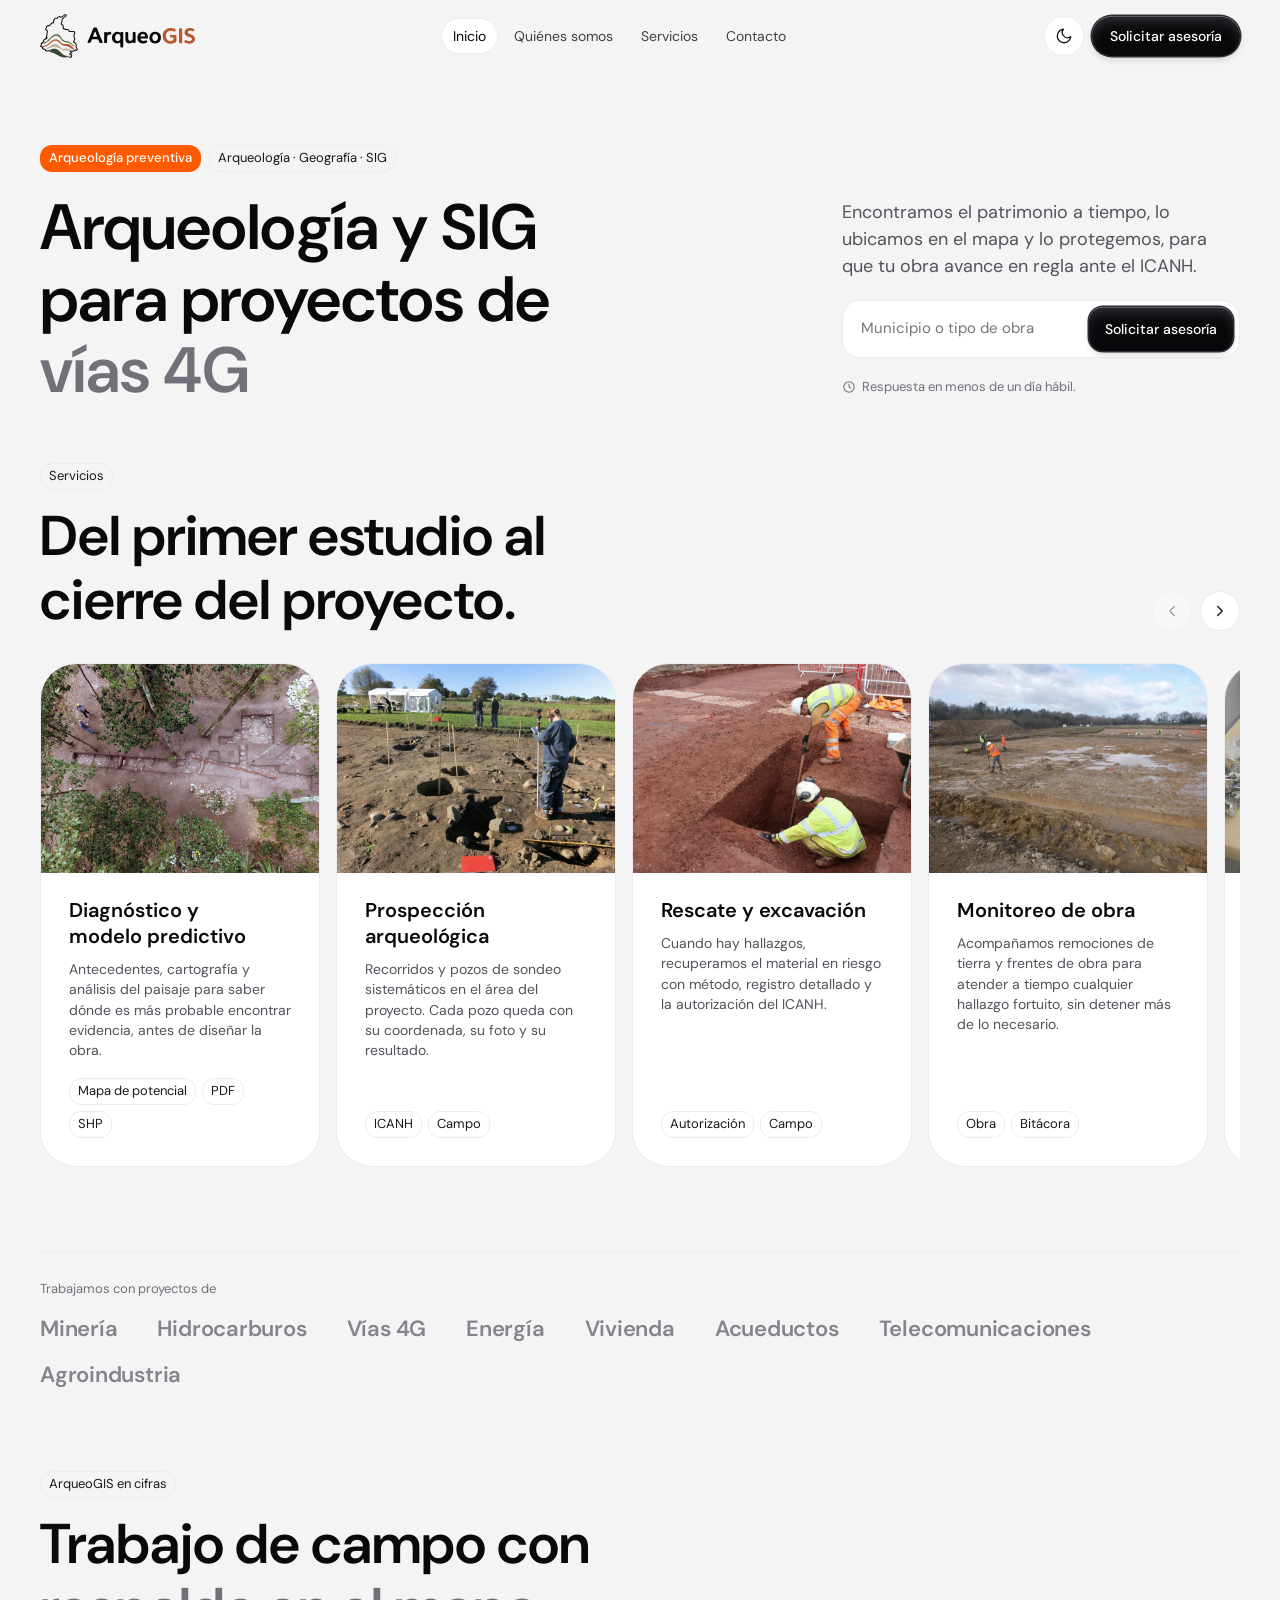
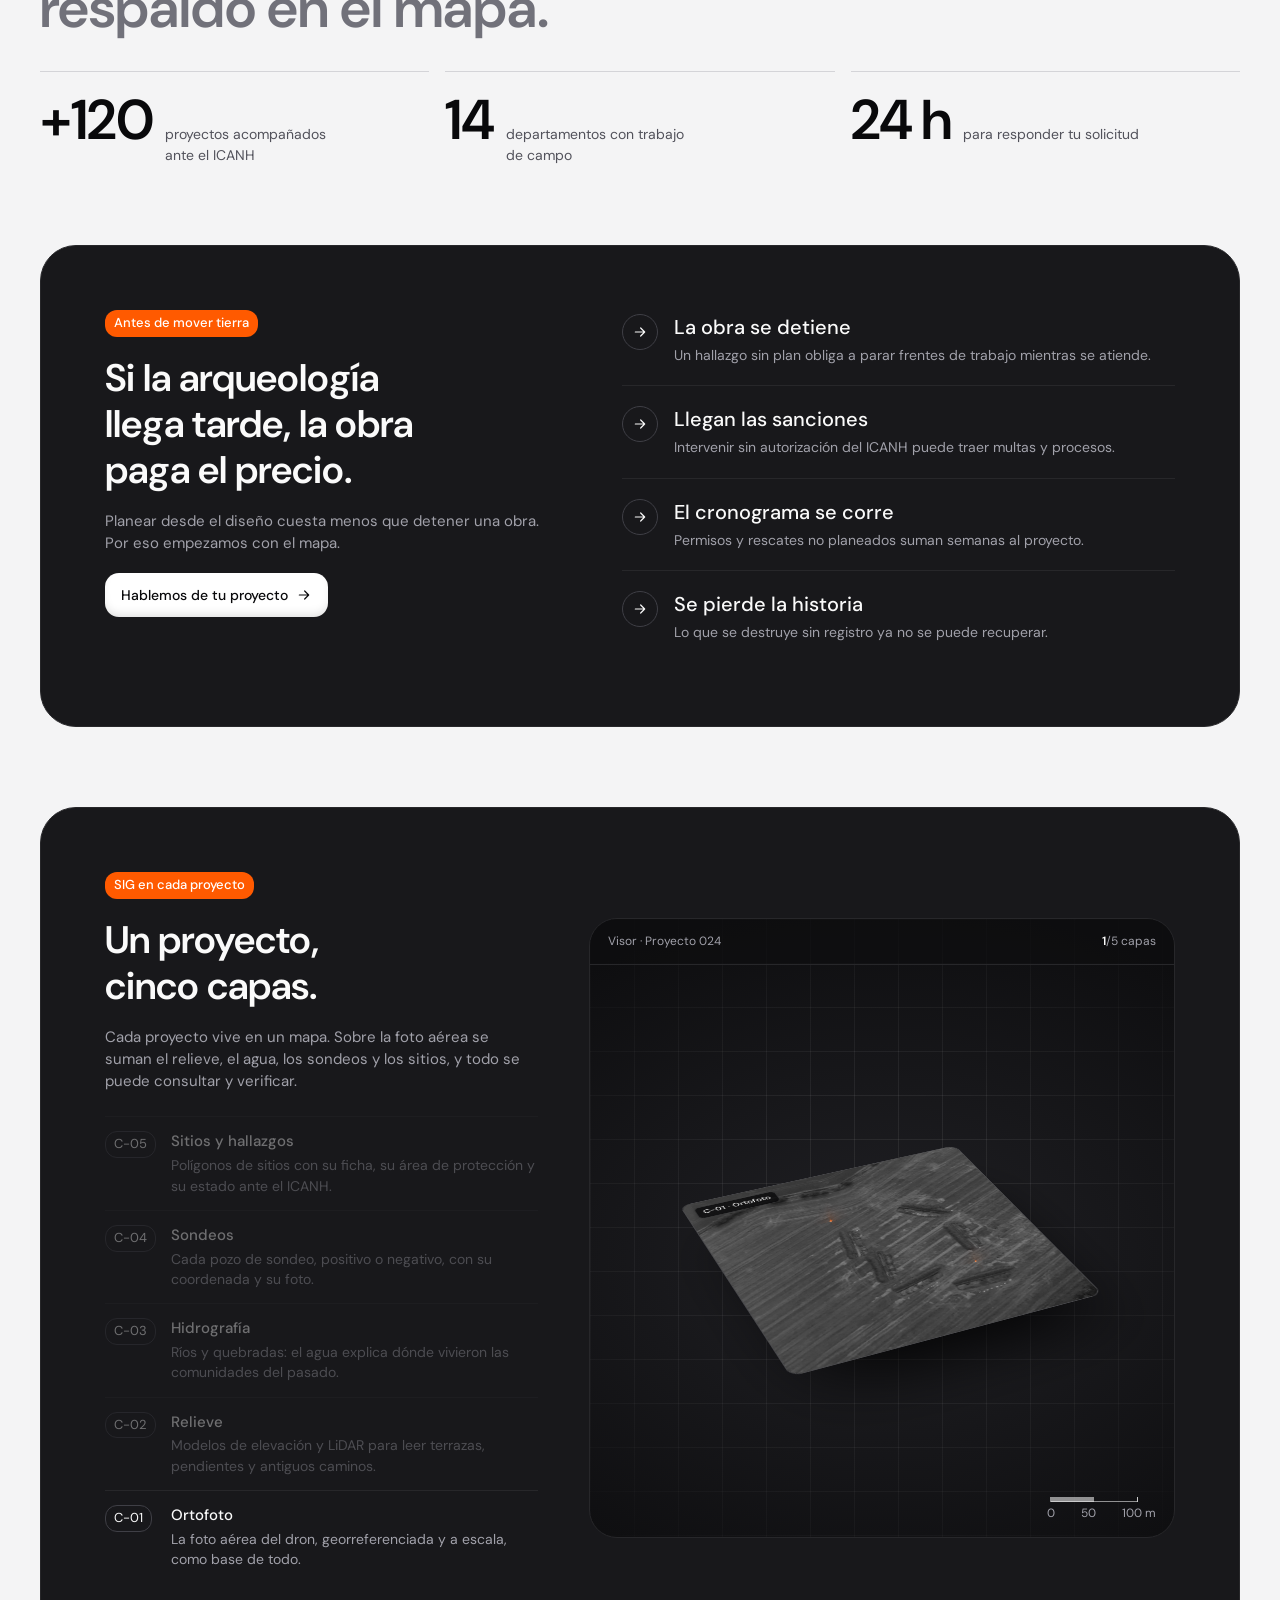
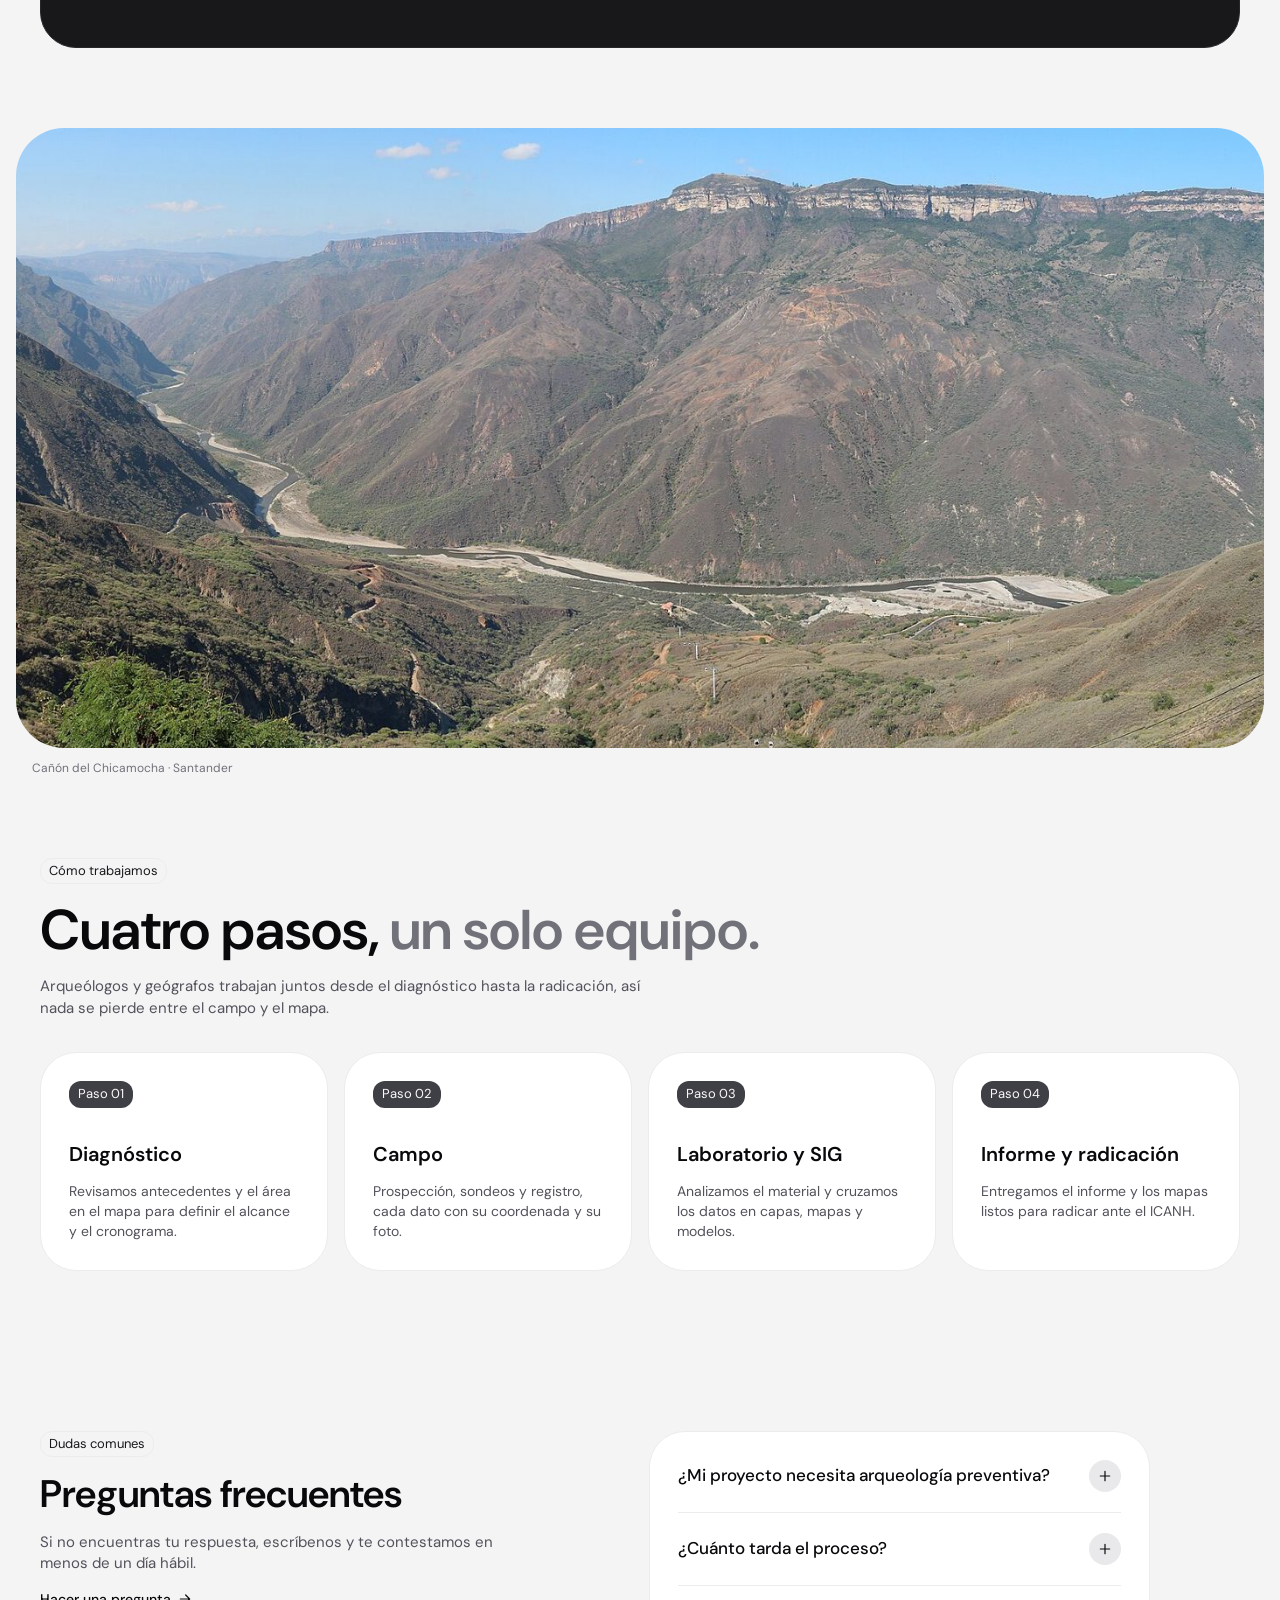
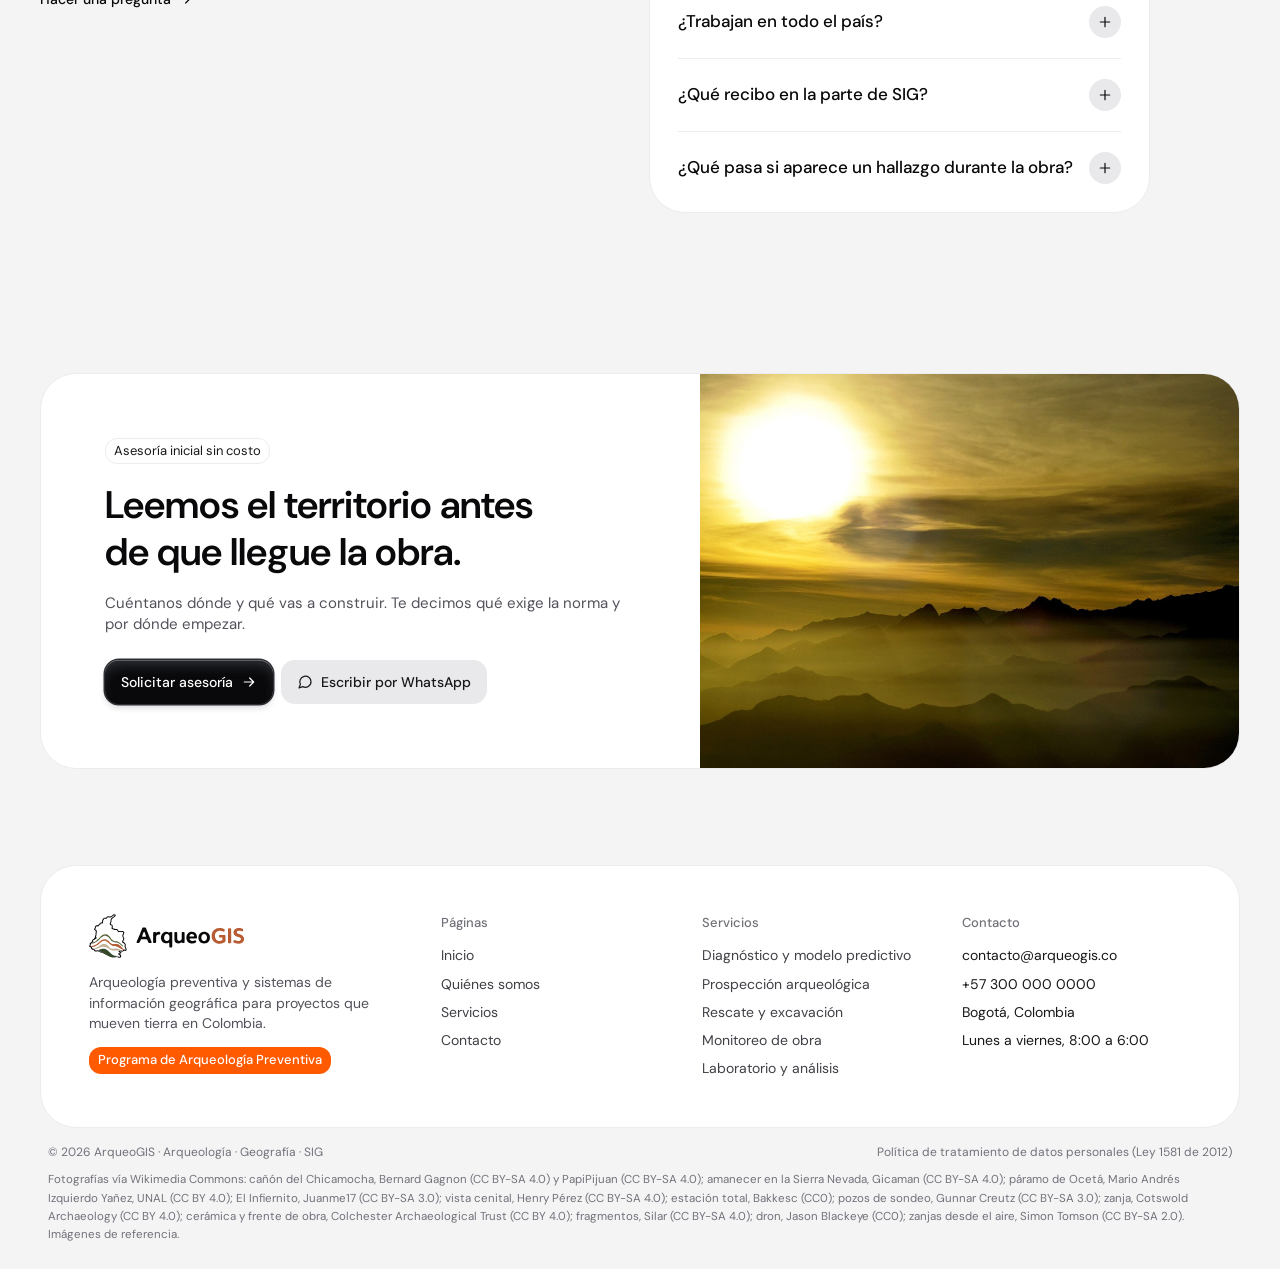
<file: index.html>
<!doctype html><html lang="es"><head><meta charset="utf-8"><meta name="viewport" content="width=device-width, initial-scale=1, viewport-fit=cover"><title>ArqueoGIS</title><meta name="description" content="Arqueología preventiva y sistemas de información geográfica para proyectos en Colombia."><meta name="claude:viewport-fit-sides" content="cover"><meta name="robots" content="noindex, nofollow"><meta name="theme-color" content="#f4f4f5"><link rel="preconnect" href="https://fonts.googleapis.com"><link rel="preconnect" href="https://fonts.gstatic.com" crossorigin><link rel="stylesheet" href="https://fonts.googleapis.com/css2?family=DM+Sans:opsz,wght@9..40,300..700&display=swap"><link rel="stylesheet" href="agis.css"><script>(function(){var h=document.documentElement;h.classList.add('js');try{var t=localStorage.getItem('agis-tema');if(t==='dark'||t==='light')h.setAttribute('data-theme',t)}catch(e){}})()</script></head><body><a class="skip" href="#main">Saltar al contenido</a><svg width="0" height="0" style="position:absolute" aria-hidden="true"><symbol id="agSym" viewBox="34.3 25.1 1263.7 1466.1"><path d="M0 0 C6.82 3.45 13.72 4.93 21.23 6.09 C28.29 7.28 33.99 9.57 38.55 15.27 C39 16.11 39.46 16.95 39.93 17.82 C40.4 18.67 40.87 19.52 41.36 20.39 C44.15 26.08 44.47 32.11 42.8 38.19 C41.81 40.76 40.7 43.22 39.49 45.7 C39.28 46.14 39.28 46.14 38.2 48.42 C34.6 55.56 30.03 60.99 24.49 66.7 C23.56 67.73 22.64 68.76 21.69 69.82 C14.95 77.07 8.18 81.97 -0.41 86.66 C-8.11 90.89 -14.74 96.11 -21.51 101.7 C-22.99 102.76 -24.47 103.82 -25.95 104.88 C-29.62 107.69 -32.63 110.95 -35.72 114.38 C-43.22 122.7 -50.84 128.91 -60.51 134.7 C-75.77 143.99 -86.73 156.03 -91.51 173.7 C-91.92 175.19 -92.33 176.68 -92.75 178.21 C-97.25 195.71 -98.69 213.61 -99.93 231.59 C-100.66 241.76 -102.11 251.49 -104.39 261.45 C-104.63 262.52 -104.88 263.59 -105.13 264.69 C-107.41 274.16 -110.53 282.47 -115.7 290.76 C-118.86 296.26 -121.06 300.19 -120.51 306.7 C-119.24 310.08 -117.77 313.25 -116.12 316.46 C-114.66 319.4 -113.64 322.21 -112.64 325.32 C-110.51 329.7 -110.51 329.7 -107.01 331.7 C-102.51 332.7 -102.51 332.7 -99.82 333.02 C-88.25 334.45 -77.9 340 -69.99 348.63 C-66.68 353.25 -65.78 358.5 -64.57 363.95 C-63.75 367.64 -62.77 371 -61.57 374.57 C-59.38 381.52 -58.41 388.5 -57.38 395.7 C-56.32 402.4 -54.36 408.84 -52.4 415.33 C-51.07 421.86 -51.53 427.78 -54.7 433.7 C-55.14 434.53 -55.58 435.36 -56.04 436.21 C-57.52 438.71 -59.14 441.07 -60.82 443.45 C-62.72 446.23 -63.51 447.7 -64.2 451.07 C-63.51 453.7 -63.51 453.7 -61.37 455.3 C-58.16 456.87 -55.68 457.23 -52.14 457.57 C-37.75 459.4 -25.53 464.31 -14.57 473.7 C-3.68 483.02 5.5 484.89 19.43 484.88 C20.05 484.88 20.05 484.88 23.19 484.88 C31.92 484.84 40.53 484.37 49.21 483.41 C60.32 482.18 68.95 482.94 79.49 486.7 C80.38 487 81.27 487.3 82.19 487.61 C100.67 494.31 115.79 509.79 124.43 527.07 C130.94 539.77 137.95 551.76 151.43 558.07 C156.98 559.2 161.55 558.02 166.83 556.18 C173.58 554.13 180.23 554.18 187.24 554.2 C188.51 554.17 189.78 554.14 191.08 554.11 C199.3 554.09 205.79 555.42 213.39 558.58 C219.34 560.72 224.94 560.37 230.97 558.77 C247.85 554.76 275.94 549.23 291.49 558.7 C295.29 561.2 298.88 563.92 302.49 566.7 C303.52 567.43 304.55 568.17 305.61 568.93 C316.91 577.09 322.05 583.05 325.49 596.7 C325.9 597.97 326.31 599.25 326.74 600.57 C330.6 621.82 321.92 640 312.49 658.38 C296.49 689.76 296.49 689.76 297.05 706.26 C297.06 706.8 297.06 706.8 297.11 709.54 C297.45 722.35 299.61 733.78 303.2 746.09 C304.46 750.6 305.49 755.12 306.49 759.7 C308.48 768.32 311.56 774.95 316.55 782.2 C319.69 786.81 321.68 791.43 323.49 796.7 C323.94 797.97 324.38 799.25 324.84 800.57 C328.47 811.45 329.87 819.04 325.55 829.8 C324.46 832.77 323.77 835.67 323.11 838.76 C321.26 846.48 317.43 852.23 312.56 858.41 C309.36 862.65 307.28 867.09 305.18 871.95 C301.52 880.04 297.1 886.79 291.49 893.7 C290.08 896.5 290.28 898.57 290.49 901.7 C293.18 908.96 297.37 915.25 304.49 918.7 C308.01 919.84 311.52 920.8 315.12 921.64 C323.09 924.14 326.5 929.02 330.8 935.76 C331.34 936.57 331.87 937.39 332.43 938.23 C336.33 944.21 336.33 944.21 337.49 947.7 C338.81 948.36 340.13 949.02 341.49 949.7 C359.41 958.94 365.3 971.64 372.24 989.88 C372.63 990.9 373.02 991.93 373.42 992.98 C379.26 1008.71 379.42 1021.65 375.68 1037.88 C375.41 1039.08 375.15 1040.27 374.88 1041.5 C373.72 1046.73 372.48 1051.85 370.79 1056.93 C368 1067.14 369.83 1074.05 373.68 1083.57 C374.09 1084.63 374.51 1085.69 374.94 1086.79 C375.75 1088.86 376.57 1090.93 377.4 1092.99 C378.26 1095.13 379.09 1097.28 379.92 1099.43 C381.96 1104.65 384.41 1109.33 387.3 1114.13 C392.17 1122.42 395.29 1131.19 398.56 1140.18 C399.91 1143.83 401.39 1147.41 402.86 1151.01 C408.76 1165.83 409.49 1179.72 403.49 1194.7 C403.31 1195.15 403.31 1195.15 402.43 1197.44 C398.28 1206.89 390.94 1212.79 381.49 1216.7 C371.8 1219.72 364.49 1218.77 355.18 1215.45 C354.25 1215.13 353.32 1214.81 352.36 1214.48 C347.59 1212.84 342.91 1211.06 338.24 1209.13 C332.57 1207.42 330.1 1207.97 324.49 1209.7 C320.46 1212.27 320.46 1212.27 316.55 1215.38 C315.16 1216.47 313.76 1217.56 312.37 1218.64 C311.09 1219.65 309.81 1220.66 308.49 1221.7 C298.53 1229.09 289.76 1232.99 277.57 1235.68 C272.82 1236.86 268.87 1238.54 264.49 1240.7 C250.23 1244.26 232.28 1243.29 218.65 1237.89 C212.39 1235.53 206.06 1235.51 199.43 1235.45 C197.89 1235.42 196.35 1235.39 194.77 1235.37 C190.5 1235.69 188.03 1236.33 184.49 1238.7 C184.24 1241.2 184.24 1241.2 185.49 1243.7 C190.31 1246.61 195.28 1247.73 200.74 1249.01 C212.67 1252.01 220.97 1255.97 227.49 1266.7 C230.84 1273.01 232.31 1278.46 231.49 1285.7 C229.08 1292.41 225.44 1296.01 219.49 1299.7 C216.26 1301.02 213.32 1302.09 209.99 1303.01 C209.54 1303.13 209.54 1303.13 207.29 1303.78 C197.28 1306.38 187.21 1306.55 176.93 1306.47 C174.05 1306.74 172.05 1307.36 169.49 1308.7 C166.49 1312.7 166.49 1312.7 166.43 1316.13 C167.82 1320.81 169.51 1321.87 173.49 1324.7 C177 1326.38 180.6 1327.76 184.24 1329.13 C200.99 1335.5 215.43 1344.55 223.22 1361.45 C224.66 1366.28 225.06 1370.75 225.05 1375.76 C225.05 1376.23 225.05 1376.23 225.05 1378.63 C224.81 1388.93 222.11 1398.35 219.19 1408.16 C218.23 1411.62 217.61 1415.11 216.99 1418.63 C215.51 1425.66 213.15 1429.9 207.3 1434.37 C189.18 1446.11 166.09 1446.89 145.49 1442.7 C140.17 1441.11 134.99 1439.21 129.8 1437.26 C106.05 1428.45 106.05 1428.45 95.43 1428.2 C88.91 1427.89 83.57 1427.09 77.49 1424.7 C76.83 1423.71 76.17 1422.72 75.49 1421.7 C76.93 1419.76 76.93 1419.76 79.49 1417.7 C82.48 1417.33 85.48 1416.99 88.49 1416.7 C91.49 1413.7 91.49 1413.7 91.78 1410.78 C91.76 1410.24 91.76 1410.24 91.68 1407.51 C91.66 1406.96 91.66 1406.96 91.59 1404.21 C91.56 1403.38 91.52 1402.55 91.49 1401.7 C96.23 1400.66 100.07 1400.86 104.86 1401.57 C110.47 1402.35 115.96 1402.85 121.61 1403.07 C129.36 1403.5 136.13 1405.37 143.49 1407.7 C154.71 1411.07 168.41 1415.09 179.74 1410.33 C183.75 1406.49 184.83 1402.32 186.36 1397.07 C186.67 1396.12 186.98 1395.18 187.29 1394.2 C189.49 1387.03 191.31 1379.49 187.93 1372.45 C182.78 1366.65 177.75 1363.13 170.71 1360.1 C153.17 1352.47 137.65 1343.76 129.99 1325.26 C127.3 1317.09 125.84 1309.52 129.68 1301.45 C133.98 1293.67 140.2 1288.55 148.67 1285.58 C153.08 1284.56 157.21 1284.34 161.74 1284.2 C179.85 1283.45 179.85 1283.45 185.49 1279.7 C185.49 1277.2 185.49 1277.2 184.49 1274.7 C180.79 1272.84 177.1 1272.21 173.05 1271.51 C161.01 1268.97 150.49 1264.1 143.49 1253.7 C137.61 1243.56 138.7 1234.84 141.43 1223.82 C144.25 1214.95 144.25 1214.95 148.61 1211.82 C160.5 1206.32 172.05 1206.22 184.86 1206.13 C187.59 1206.11 190.32 1206.08 193.05 1206.04 C195.51 1206.01 197.96 1205.99 200.42 1205.97 C204.11 1205.72 206.16 1205.06 209.49 1203.7 C212.42 1203.71 212.42 1203.71 215.64 1204.09 C216.83 1204.22 218.02 1204.35 219.25 1204.49 C220.48 1204.64 221.72 1204.79 222.99 1204.95 C224.19 1205.08 225.4 1205.22 226.64 1205.36 C233.63 1206.16 240.57 1207.13 247.51 1208.29 C257.7 1209.68 269.47 1209.86 278.21 1203.81 C284.65 1198.24 289.79 1191.75 294.49 1184.7 C298.83 1183.13 303.18 1181.78 307.59 1180.48 C313.32 1178.69 316.92 1176.71 321.49 1172.7 C334.35 1172.32 347.67 1178.17 359.44 1182.88 C362.94 1183.82 365.02 1183.71 368.49 1182.7 C372.24 1178.95 372.4 1178.69 372.86 1173.38 C372.69 1162.49 366.45 1152.29 362 1142.56 C358.92 1135.79 356.19 1128.92 353.51 1121.98 C351.36 1116.52 348.8 1111.54 345.86 1106.45 C337.57 1091.25 332.17 1071.33 336.8 1054.26 C337.08 1053.39 337.35 1052.51 337.64 1051.61 C338.65 1048.13 339.28 1044.64 339.93 1041.07 C340.76 1036.68 341.67 1032.88 343.68 1028.88 C346.26 1022.92 346.53 1018.07 344.64 1011.96 C343.38 1008.8 341.96 1005.76 340.49 1002.7 C339.86 1001.32 339.23 999.94 338.59 998.52 C332.19 984.93 332.19 984.93 324.07 981.75 C323.3 981.5 322.53 981.26 321.74 981.01 C313.21 977.71 307.53 971.16 302.05 964.07 C295.71 956.12 287.65 952.29 278.74 947.7 C267.91 941.94 263.57 936.18 259.49 924.7 C258.92 923.22 258.36 921.75 257.78 920.23 C257.2 918.66 256.62 917.08 256.05 915.51 C255.78 914.78 255.78 914.78 254.43 911.09 C252.92 904.03 255.04 898.17 257.86 891.7 C258.26 890.77 258.66 889.84 259.07 888.88 C259.54 887.83 260.01 886.78 260.49 885.7 C261.1 884.28 261.72 882.87 262.35 881.42 C264.51 876.56 266.9 871.84 269.36 867.13 C269.77 866.33 270.18 865.54 270.6 864.71 C273.03 860.08 275.72 856.09 278.94 851.94 C282.16 847.28 284.41 842.07 286.8 836.95 C287.07 836.38 287.07 836.38 288.43 833.54 C292.57 824.8 295.39 817.12 292.54 807.47 C290.94 803.18 289.22 798.93 287.49 794.7 C285.62 790.08 283.77 785.45 281.93 780.82 C281.44 779.6 280.95 778.38 280.45 777.12 C277.33 769.14 274.84 761.29 272.73 752.98 C271.29 748.02 269.37 743.38 267.36 738.63 C257.14 714.12 261.41 692.74 270.7 668.69 C272.98 663.6 275.77 658.87 278.58 654.07 C284.35 643.91 287.82 632.74 291.49 621.7 C291.82 620.71 292.15 619.72 292.49 618.7 C293.47 608.64 287.38 601.91 281.71 594.23 C279.08 591.23 276.87 589.84 272.86 589.43 C271.89 589.43 270.92 589.44 269.93 589.45 C269.45 589.44 269.45 589.44 267.05 589.43 C264.06 589.65 261.37 590.09 258.44 590.68 C251.91 591.92 245.5 592.12 238.86 592.13 C237.64 592.14 236.42 592.14 235.15 592.14 C225.18 592.01 216.81 590.36 207.49 586.7 C193.98 582.19 176.76 586.21 163.49 589.7 C151.55 592.35 139.73 593.4 128.61 587.2 C126.88 586.07 125.17 584.9 123.49 583.7 C122.6 583.06 121.71 582.43 120.8 581.78 C111.48 574.28 106.73 564.19 101.49 553.7 C101.03 552.79 100.57 551.89 100.1 550.96 C98.36 547.5 96.65 544.09 95.18 540.51 C91.25 533.97 84.28 529.7 78.08 525.47 C76.3 524.25 74.53 523 72.77 521.73 C71.89 521.1 71.02 520.47 70.11 519.82 C69.32 519.25 68.53 518.67 67.71 518.08 C63.77 515.63 60.55 515.65 56.11 516.13 C48.82 516.79 41.58 516.75 34.27 516.66 C29.21 516.61 24.5 516.93 19.49 517.7 C-1.76 519.11 -20.23 514.57 -36.76 500.51 C-37.7 499.67 -38.63 498.83 -39.59 497.96 C-47.82 491.57 -57.1 491.75 -67.11 490.97 C-76.25 490.14 -84.5 488.91 -90.82 481.57 C-98.98 471.5 -99.82 461.49 -98.51 448.7 C-97.35 444.36 -95.66 440.63 -93.51 436.7 C-93.24 436.19 -93.24 436.19 -91.88 433.66 C-90.86 431.79 -89.81 429.92 -88.75 428.07 C-85.83 422.45 -85.92 417 -87.46 411 C-87.89 409.68 -88.32 408.36 -88.76 407.01 C-90.79 400.45 -92.29 394.01 -93.51 387.26 C-95.2 378.2 -96.82 370.47 -104.51 364.7 C-107.74 364.1 -110.88 363.64 -114.14 363.26 C-125.21 361.76 -134.96 359.64 -142.51 350.7 C-151.22 337.48 -160.32 314.57 -158.51 298.7 C-156.31 290.64 -151.74 284.68 -146.88 278.02 C-143.5 273.32 -140.9 269.02 -139.33 263.46 C-138.79 261.65 -138.2 259.87 -137.55 258.11 C-134.47 249.83 -133.58 241.9 -132.95 233.13 C-132.71 230.21 -132.47 227.28 -132.23 224.35 C-132.11 222.9 -132 221.45 -131.88 219.95 C-131.06 210.45 -129.94 200.98 -128.83 191.51 C-128.55 189 -128.3 186.5 -128.05 184 C-126.53 169.18 -121.38 156.47 -114.32 143.45 C-113.72 142.27 -113.11 141.09 -112.48 139.88 C-106.22 128.21 -98.28 119.33 -87.45 111.76 C-86.63 111.17 -85.82 110.59 -84.98 109.99 C-83.31 108.79 -81.63 107.6 -79.95 106.42 C-77.63 104.78 -75.33 103.12 -73.03 101.45 C-66.4 96.67 -59.73 92.16 -52.64 88.07 C-47.91 85.31 -44 82.5 -40.07 78.7 C-33.7 72.58 -26.27 68.8 -18.51 64.7 C-7.22 58.56 2.04 51.84 7.49 39.7 C7.49 37.05 7.49 37.05 6.49 34.7 C0.01 29.54 -9.92 28.1 -17.95 27.2 C-28.99 28.75 -34.58 36.86 -41.35 44.88 C-54.36 60.12 -70.93 71.39 -88.51 80.7 C-90.76 81.9 -93.01 83.11 -95.26 84.32 C-96.32 84.88 -97.38 85.45 -98.47 86.03 C-101.34 87.6 -104.1 89.29 -106.89 91.01 C-132.96 106.46 -158.56 109.32 -188.07 102.37 C-192.82 101.06 -197.21 99.12 -201.57 96.87 C-207.4 94.54 -212.26 95.61 -217.95 97.82 C-219 98.21 -220.05 98.61 -221.13 99.02 C-236.3 106.56 -247.96 120.59 -255.58 135.31 C-259.97 143 -267.35 146.06 -275.51 148.7 C-284.84 150.98 -292.92 149.67 -301.51 145.7 C-302.52 144.97 -303.53 144.25 -304.57 143.51 C-311.63 139.15 -318.5 140.7 -326.2 142.38 C-339.37 145.51 -339.37 145.51 -343.13 151.11 C-344.81 154.14 -346.37 157.21 -347.89 160.32 C-353.12 170.95 -359.39 178.75 -367.89 186.95 C-371.86 190.89 -374.31 194.14 -374.76 199.88 C-374.51 203.7 -374.51 203.7 -373.7 208.57 C-372.63 219.51 -377.71 230.86 -382.5 240.5 C-385.41 246.81 -384.9 253.13 -383.51 259.76 C-381.89 268.21 -381.43 276.72 -383.7 285.07 C-393.68 297.94 -408.51 300.68 -423.57 303.82 C-424.21 303.95 -424.21 303.95 -427.45 304.63 C-435.76 306.31 -443.63 307.35 -452.13 307.3 C-456.4 307.8 -458.99 309.25 -462.51 311.7 C-465.58 317.05 -466.9 322.21 -468.32 328.2 C-470.11 335.13 -472.5 339.63 -477.51 344.7 C-478.11 345.33 -478.71 345.96 -479.32 346.62 C-487.07 354.15 -497.46 356.85 -507.6 359.8 C-508.56 360.1 -509.52 360.39 -510.51 360.7 C-511.42 360.96 -512.33 361.22 -513.27 361.5 C-516.33 363.13 -516.48 364.39 -517.51 367.7 C-529.07 396.54 -529.07 396.54 -541.95 404.13 C-551.89 406.32 -559.67 403.22 -567.95 398.01 C-569.12 397.24 -570.3 396.48 -571.51 395.7 C-581.02 392.52 -590.67 397.17 -599.51 400.7 C-602.8 402.47 -604.74 404.08 -607.51 406.7 C-608.13 407.28 -608.75 407.86 -609.39 408.46 C-618.1 417.4 -619.05 427.77 -619.01 439.76 C-618.95 457.95 -625.94 469.66 -637.59 483.29 C-639.85 486.12 -641.54 488.41 -641.45 492.13 C-640.2 495.55 -638.14 497.19 -635.51 499.7 C-634.74 500.44 -633.97 501.18 -633.18 501.94 C-627.78 506.71 -622.98 509.49 -616.14 511.82 C-608.87 514.37 -608.87 514.37 -605.32 517.63 C-603.23 522.32 -601.76 527.08 -600.23 531.98 C-597.79 539.14 -594.2 545.86 -590.79 552.6 C-584.32 565.58 -581.97 575.18 -586.31 589.16 C-587.42 592.42 -588.69 595.52 -590.09 598.67 C-598.77 619.51 -598.33 639.49 -597.67 661.7 C-597.14 680.45 -598.96 695.97 -606.32 713.45 C-606.76 714.51 -607.19 715.57 -607.64 716.67 C-610.06 722.51 -612.68 728.16 -615.64 733.76 C-618.14 738.6 -619.72 742.15 -618.51 747.7 C-615.92 751.2 -612.76 753.2 -609.14 755.51 C-601.72 760.34 -596.82 766.01 -594.51 774.7 C-593.28 785.64 -599.16 795.19 -605.51 803.7 C-611.4 810.98 -619.46 814.25 -627.78 818.05 C-633.33 820.6 -638.28 823.27 -643.14 827 C-646.08 829.1 -649.19 830.69 -652.39 832.38 C-658.97 836.04 -663.74 840.51 -668.79 846.06 C-673.6 850.73 -678.85 852.18 -685.2 853.95 C-696.49 857.42 -704.26 862.39 -711.51 871.7 C-713.38 875.43 -713.01 879.18 -711.72 883.1 C-710.69 885.65 -709.62 888.18 -708.51 890.7 C-705.58 897.62 -704.35 902.86 -706.57 910.2 C-709.64 915.73 -713.77 920.03 -718.32 924.38 C-720.51 926.7 -720.51 926.7 -721.16 928.98 C-723.19 933.05 -726.7 934.99 -730.39 937.45 C-731.94 938.52 -733.48 939.59 -735.03 940.66 C-737.67 942.46 -740.33 944.22 -743.02 945.95 C-749.22 950.13 -751.91 953.15 -754.7 960.13 C-758.53 968.37 -764.14 970.4 -772.26 973.38 C-775.46 974.48 -778.66 975.56 -781.89 976.56 C-785.48 978.12 -787.76 980.19 -789.51 983.7 C-790.17 990.01 -789.01 994.66 -787.01 1000.7 C-784.12 1009.55 -783.13 1016.14 -786.98 1024.95 C-791.01 1032.17 -796.51 1038.54 -802.07 1044.63 C-804.64 1047.86 -805.51 1049.59 -805.51 1053.7 C-802.67 1057.96 -798.93 1058.18 -794.2 1059.32 C-793.77 1059.43 -793.77 1059.43 -791.61 1059.98 C-788.27 1060.81 -784.97 1061.63 -781.57 1062.12 C-778.3 1063.03 -777.27 1065.73 -775.43 1068.39 C-770.87 1073.88 -764.32 1077.78 -758.46 1081.77 C-750.67 1087.46 -747.14 1093.13 -745.51 1102.7 C-745.29 1107.21 -745.34 1111.72 -745.61 1116.24 C-745.9 1122.5 -744.79 1126.37 -741.51 1131.7 C-732.31 1141.45 -718.22 1142.2 -705.51 1143.7 C-700.31 1143.82 -695.62 1143.56 -690.51 1142.7 C-685.11 1142.44 -680.53 1142.57 -675.51 1144.7 C-673.64 1147.26 -673.64 1147.26 -671.51 1150.7 C-667.93 1154.54 -664.16 1158.2 -660.28 1161.73 C-658.02 1164.24 -657.94 1166.58 -657.29 1169.81 C-653.92 1182.31 -648.32 1190.07 -637.22 1196.64 C-636 1197.32 -634.77 1198 -633.51 1198.7 C-631.59 1199.88 -629.68 1201.07 -627.76 1202.26 C-617.06 1208.39 -603.22 1206.07 -591.51 1203.7 C-588.24 1202.63 -585.6 1201.31 -582.51 1199.7 C-580.76 1198.79 -579.01 1197.9 -577.26 1197.01 C-576.47 1196.59 -575.68 1196.18 -574.87 1195.75 C-569.46 1193.34 -563.53 1193.24 -557.7 1192.7 C-555.96 1192.53 -554.23 1192.36 -552.49 1192.2 C-551.66 1192.12 -550.82 1192.04 -549.96 1191.95 C-547.63 1191.71 -545.32 1191.39 -543 1191.07 C-539.51 1190.7 -539.51 1190.7 -537.51 1191.7 C-537.23 1194.41 -537.2 1197.1 -537.15 1199.84 C-536.26 1203.84 -534.72 1205.15 -531.51 1207.7 C-528.53 1209.18 -525.66 1210.48 -522.57 1211.7 C-521.73 1212.04 -520.88 1212.39 -520.01 1212.74 C-515.2 1214.69 -510.35 1216.5 -505.45 1218.2 C-485.52 1225.18 -467.84 1235.4 -450.26 1246.95 C-449.83 1247.23 -449.83 1247.23 -447.63 1248.66 C-442.29 1252.23 -437.96 1256.07 -433.51 1260.7 C-432.15 1261.8 -430.76 1262.87 -429.32 1263.88 C-425.51 1266.7 -425.51 1266.7 -423.64 1268.95 C-420.66 1271.39 -417.7 1271.64 -413.95 1272.2 C-411.51 1272.7 -411.51 1272.7 -407.51 1274.7 C-406.76 1277.82 -406.76 1277.82 -406.51 1280.7 C-410.54 1282.04 -414.44 1282 -418.64 1282.07 C-420.27 1282.12 -421.9 1282.17 -423.58 1282.22 C-437.81 1281.58 -451.44 1274.91 -464.2 1269.13 C-464.98 1268.78 -465.76 1268.43 -466.56 1268.07 C-479.57 1262.23 -492.17 1255.84 -504.51 1248.7 C-526.17 1236.28 -546.02 1226.85 -571.51 1228.7 C-575.14 1229.88 -575.14 1229.88 -578.51 1231.7 C-580.3 1232.57 -582.09 1233.42 -583.89 1234.26 C-584.74 1234.67 -585.59 1235.09 -586.47 1235.51 C-600.48 1240.97 -622.49 1241.51 -636.51 1235.7 C-673.39 1217.98 -673.39 1217.98 -679.95 1204.32 C-681.1 1200.92 -681.89 1197.99 -682.51 1194.51 C-684.31 1185.83 -689.68 1180.97 -696.51 1175.7 C-700.04 1174.52 -702.73 1174.63 -706.45 1174.7 C-707.84 1174.72 -709.23 1174.74 -710.66 1174.75 C-713.58 1174.8 -716.49 1174.85 -719.4 1174.91 C-732.66 1175.04 -741.45 1172.11 -753.07 1166.01 C-754.05 1165.52 -755.03 1165.02 -756.03 1164.52 C-765.67 1159.49 -774.58 1153.22 -778.51 1142.7 C-779.95 1135.69 -779.29 1131.12 -777.23 1124.37 C-775.8 1119.06 -775.62 1114.55 -778.01 1109.57 C-785.68 1100.76 -792.63 1096.87 -804.39 1095.32 C-817.06 1093.3 -827.19 1087.34 -835.47 1077.32 C-841.69 1068.33 -842.24 1060.37 -841.51 1049.7 C-838.63 1039.51 -830.51 1030.16 -824.43 1021.64 C-820.4 1015.45 -820.2 1010.92 -821.51 1003.7 C-822.02 1002 -822.54 1000.32 -823.07 998.63 C-826.29 987.43 -825.93 975.1 -820.51 964.7 C-812.72 950.65 -802.56 941.66 -787.2 937.13 C-786.53 936.96 -786.53 936.96 -783.15 936.07 C-776.18 933.44 -773.8 928.75 -770.7 922.26 C-764.81 911.02 -758.6 908.37 -746.8 904.19 C-743.51 902.7 -743.51 902.7 -740.51 898.7 C-740.6 894.25 -741.88 890.78 -743.57 886.76 C-746.8 878.15 -747.43 867.83 -743.57 859.32 C-736.96 848.2 -726.72 839.67 -716.13 832.52 C-713.51 830.7 -713.51 830.7 -710.96 828.62 C-704.58 823.51 -698.88 821.29 -690.89 819.58 C-686.12 818.33 -683.45 817.19 -680.79 812.95 C-679.44 809.52 -678.71 806.32 -678.07 802.7 C-675.94 792.43 -671.08 787.47 -662.51 781.7 C-659.6 780.22 -656.69 778.92 -653.66 777.7 C-651.51 776.7 -651.51 776.7 -650.51 774.7 C-650.46 772.1 -650.48 769.5 -650.52 766.9 C-650.54 765.3 -650.55 763.7 -650.57 762.05 C-650.61 758.69 -650.67 755.34 -650.73 751.98 C-650.86 737.07 -649.28 725.42 -641.57 712.57 C-632.55 696.78 -629.13 682.63 -629.26 664.45 C-629.27 663.17 -629.27 661.89 -629.27 660.57 C-629.35 651.8 -630.1 643.35 -631.51 634.7 C-632.68 619.45 -626.32 601.17 -620.45 587.16 C-618.83 582.91 -618.62 579.09 -619.51 574.7 C-621.26 571.39 -623.28 568.36 -625.37 565.26 C-627.67 561.43 -629.03 557.74 -630.45 553.51 C-633.16 545.89 -636.64 541.15 -642.51 535.7 C-642.88 535.32 -642.88 535.32 -644.71 533.44 C-649.71 528.55 -655.14 525.01 -661.2 521.57 C-670.18 516.47 -676.85 511.81 -680.51 501.7 C-682.01 492.49 -679.72 485.32 -674.51 477.7 C-670.3 472.8 -665.7 468.63 -660.64 464.63 C-656.86 461.08 -654.72 457.7 -653.51 452.7 C-653.47 450.75 -653.5 448.8 -653.58 446.86 C-653.67 439.06 -652.35 431.76 -650.82 424.13 C-650.58 422.81 -650.34 421.49 -650.08 420.13 C-646.84 403.57 -640.16 386.42 -626.51 375.7 C-615.17 368.5 -602.85 365.61 -589.58 364.96 C-583.26 364.41 -579.25 361.64 -574.51 357.7 C-569.25 355.94 -564.12 356.23 -558.82 357.76 C-555.12 358.81 -553.15 358.91 -549.51 357.7 C-547.33 355.52 -545.81 353.17 -544.18 350.57 C-543.69 349.81 -543.2 349.05 -542.7 348.26 C-542.26 347.54 -541.82 346.82 -541.37 346.07 C-536.17 339.42 -530.28 336.43 -522.57 333.7 C-512.87 330.24 -505.04 326.14 -499.81 316.87 C-497.59 311.44 -496.72 305.71 -495.56 299.99 C-493.37 291.03 -488.37 283.68 -480.51 278.7 C-472.28 274.58 -464.15 275.57 -455.22 275.99 C-446.27 276.21 -439.62 274.41 -431.51 270.7 C-430.62 270.32 -429.74 269.94 -428.82 269.55 C-425.52 268.14 -422.5 266.69 -419.51 264.7 C-418.48 260.74 -418.5 258.73 -419.51 254.7 C-420.86 241.64 -414.34 230.03 -408.51 218.7 C-407.11 213.09 -407.08 208.38 -408.51 202.76 C-410.58 194.36 -409.86 187.21 -405.51 179.7 C-399.36 171.42 -392.46 164.58 -384.52 158.06 C-378.64 152.79 -375.75 146.61 -372.38 139.54 C-365.67 125.69 -355.12 116.48 -340.84 110.59 C-334.73 108.56 -328.59 107.78 -322.25 109.2 C-318.63 109.85 -315.13 109.83 -311.45 109.82 C-310.06 109.82 -308.66 109.83 -307.23 109.83 C-303.51 109.7 -303.51 109.7 -299.51 108.7 C-292.19 108.47 -292.19 108.47 -288.51 109.7 C-281.45 110.38 -281.45 110.38 -277.95 107.82 C-275.51 104.7 -275.51 104.7 -274.18 102.63 C-268.55 93.98 -261.12 87.54 -253.51 80.7 C-252.66 79.86 -251.8 79.02 -250.93 78.16 C-245.59 73 -240.59 70.74 -233.51 68.7 C-232.8 68.48 -232.8 68.48 -229.21 67.38 C-208.42 61.13 -208.42 61.13 -197.32 64.95 C-189.4 67.38 -181.53 68.82 -173.32 70.01 C-172.17 70.18 -171.02 70.35 -169.84 70.53 C-147.82 73.54 -147.82 73.54 -138.45 69.26 C-137.83 68.99 -137.83 68.99 -134.7 67.61 C-134.01 67.3 -134.01 67.3 -130.51 65.7 C-127.02 64.13 -123.52 62.6 -120.01 61.07 C-119.56 60.87 -119.56 60.87 -117.3 59.88 C-112.03 57.62 -106.92 55.88 -101.32 54.57 C-91.1 52.09 -84.47 45.9 -76.89 38.89 C-74.73 36.89 -72.51 34.98 -70.26 33.07 C-64.38 27.91 -60.05 22.08 -55.57 15.7 C-47.69 4.63 -40.03 -1.84 -26.76 -5.68 C-16.19 -7.23 -9.34 -4.85 0 0 Z " fill="currentColor" transform="translate(882.51171875,38.3046875)"/><path d="M0 0 C0.64 0.11 0.64 0.11 3.9 0.65 C11.99 2.04 18.48 4.99 25.71 8.82 C30.33 11.17 35.02 13.17 39.81 15.12 C58.17 22.72 58.17 22.72 64.94 30.08 C69.67 34.49 75.5 37.64 81 41 C81.9 41.56 82.81 42.12 83.74 42.7 C86.99 44.68 90.22 46.61 93.64 48.31 C106.81 54.93 116.56 66.45 126.79 76.83 C132.82 82.92 139.06 88.55 145.63 94.03 C153.44 100.53 159.19 106.26 164.38 115 C170.46 124.27 177.57 128.59 187.28 133.84 C191.84 136.49 194.59 139.01 198 143 C202.67 148.46 207.42 153.43 213 158 C213.49 158.41 213.49 158.41 215.99 160.46 C222.55 165.75 229.28 170.62 236.31 175.25 C252.31 185.78 252.31 185.78 257.25 191.94 C265.49 201.77 278.27 206.55 290.47 209.21 C297.71 211 304.16 214.07 310.88 217.25 C323.04 222.87 335.14 227.28 348 231 C350.27 231.73 352.54 232.45 354.81 233.19 C361.18 235.14 367.65 236.58 374.14 238.06 C378 239 378 239 382.56 240.56 C386.69 241.9 390.48 242.58 394.75 243.25 C402.59 244.65 409.62 247.13 416 252 C417.32 257.27 418.38 262.6 415.56 267.5 C411.89 269.65 408.2 269.53 404 270 C403.36 270.66 402.71 271.31 402.05 271.99 C399.5 274.49 398.26 274.54 394.75 274.69 C393.73 274.75 392.71 274.81 391.65 274.87 C390.59 274.91 389.53 274.95 388.44 275 C380.89 275.32 374.65 276.21 367.61 279.02 C363.57 280.54 359.56 281.26 355.31 282.06 C354.46 282.23 353.6 282.39 352.71 282.56 C350.97 282.89 349.23 283.21 347.49 283.53 C345.18 283.97 342.88 284.42 340.57 284.88 C329.05 287.16 317.97 288.08 306.25 288.19 C305.36 288.2 304.47 288.21 303.56 288.23 C298.04 288.23 293.3 287.43 288 286 C283.19 285.57 278.6 285.47 274 287 C263.79 290.4 252.41 286.86 242.62 283.5 C238.56 282.18 234.75 281.34 230.56 280.56 C225.11 279.53 220.32 278.12 215.25 275.9 C211.63 274.45 207.81 273.83 204 273 C196.56 270.61 189.37 267.53 182.14 264.59 C177.9 262.96 173.63 261.58 169.31 260.19 C157.53 256.26 146.45 250.69 135.28 245.33 C133.71 244.58 132.15 243.83 130.59 243.08 C129.83 242.72 129.07 242.36 128.29 241.98 C122.63 239.27 116.92 236.73 111.12 234.31 C86.3 223.94 62.22 211.94 38.57 199.15 C27.37 193.09 16.03 187.41 4.5 182 C-7.13 176.55 -18.58 171.08 -29.45 164.2 C-33.78 161.51 -38.2 158.98 -42.62 156.44 C-51.92 151.09 -60.94 145.43 -69.8 139.39 C-72.09 137.94 -74.44 136.77 -76.88 135.56 C-81.57 132.65 -82.04 130.95 -84 126 C-87.27 124.36 -89.79 124.01 -93.44 123.81 C-97.63 122.86 -99.34 121.02 -102.19 117.89 C-104.54 115.43 -107.23 113.51 -109.99 111.52 C-111.96 110.03 -113.79 108.38 -115.62 106.73 C-120.15 102.74 -125.02 99.51 -130.12 96.31 C-131.08 95.71 -132.03 95.12 -133.01 94.5 C-146.19 86.29 -159.59 77.98 -174.44 73.2 C-180.59 71.12 -186.51 68.48 -192.48 65.92 C-197.16 63.93 -201.89 62.08 -206.65 60.3 C-210.79 58.01 -212.46 55.85 -213.79 51.28 C-214.3 47.65 -214.28 45.45 -213 42 C-208.3 38.27 -202.99 36.29 -197.44 34.12 C-195.99 33.51 -194.54 32.9 -193.05 32.27 C-188.72 30.46 -184.37 28.72 -180 27 C-178.64 26.45 -177.28 25.9 -175.88 25.33 C-169.29 22.66 -162.71 20.12 -155.94 17.94 C-150.51 16.17 -145.15 14.32 -139.81 12.31 C-133.79 10.13 -127.81 8.89 -121.52 7.75 C-118.3 7.06 -115.53 6.13 -112.5 4.88 C-107.07 2.73 -101.97 2.52 -96.16 2.47 C-92.38 2.04 -89.43 1.24 -85.84 0.05 C-79.2 -2.09 -72.94 -2.87 -66 -3.25 C-64.8 -3.32 -63.6 -3.4 -62.37 -3.47 C-41.02 -4.66 -20.91 -4.66 0 0 Z " fill="#34482c" transform="translate(558,1187)"/><path d="M0 0 C1.3 -0.01 2.59 -0.01 3.93 -0.02 C44.26 0.52 84.01 21.93 113.91 47.63 C116.14 49.55 118.39 51.44 120.66 53.3 C129.33 60.51 137.01 68.32 144.57 76.65 C146.07 78.3 147.58 79.94 149.1 81.58 C153.93 86.81 158.49 92.2 162.96 97.73 C166.11 101.54 169.44 105.17 172.79 108.8 C174.6 110.79 176.35 112.85 178.04 114.94 C181.49 118.76 185.19 121.74 189.38 124.69 C190.16 125.24 190.94 125.8 191.74 126.37 C239.09 159.51 285.76 167.5 343.06 163.5 C374.55 161.36 406.62 159.7 437.25 168.5 C437.72 168.63 437.72 168.63 440.12 169.31 C460.17 175.17 476.57 184.93 492.25 198.5 C494.16 200.05 496.08 201.59 498 203.12 C506.51 210.1 514.46 217.64 522.18 225.46 C524.08 227.34 526.03 229.08 528.06 230.81 C535.73 237.4 542.86 244.68 549.41 252.38 C552.65 256.12 556.04 259.74 559.41 263.38 C561.4 265.57 563.36 267.8 565.29 270.06 C570.62 276.18 576.44 281.83 582.19 287.56 C583.33 288.71 584.47 289.85 585.65 291.03 C591.36 296.74 597.08 302.29 603.25 307.5 C603.88 308.03 604.5 308.57 605.15 309.11 C607.11 310.78 609.08 312.42 611.06 314.06 C611.78 314.66 612.5 315.26 613.24 315.87 C618.78 320.41 624.5 324.63 630.31 328.81 C636.78 333.49 642.58 337.92 647.25 344.5 C646.06 349.26 645.27 349.88 641.25 352.5 C638.24 353.73 635.33 354.82 632.25 355.81 C631.46 356.09 630.66 356.37 629.84 356.65 C623.82 358.64 620.9 358.7 615.25 356.14 C614.07 355.54 612.9 354.94 611.69 354.31 C610.98 353.95 610.98 353.95 607.41 352.13 C607 351.93 607 351.93 604.96 350.88 C599.55 348.13 594.12 345.41 588.69 342.69 C587.48 342.08 586.28 341.48 585.03 340.86 C577.46 337.07 569.84 333.37 562.19 329.75 C553.42 325.6 544.81 321.2 536.27 316.62 C533.26 315.04 530.28 313.58 527.19 312.19 C519.78 308.53 513.25 303.15 506.62 298.25 C466.1 268.34 426.18 244.07 376.25 233.5 C375.36 233.31 374.48 233.12 373.57 232.92 C363.53 230.99 353.31 230.88 343.12 230.5 C281.21 228.19 222.92 210.32 177.16 167.2 C172.97 163.31 168.59 159.67 164.22 156 C161.16 153.42 158.14 150.82 155.14 148.17 C153.78 146.96 152.4 145.77 151.01 144.58 C146.76 140.89 142.97 137.12 139.31 132.83 C132.21 124.81 124.5 117.44 116.11 110.8 C112.85 108.18 109.71 105.44 106.56 102.69 C71.38 72.55 28.58 50.39 -18.75 53.5 C-65.49 57.14 -102.83 83.88 -137.83 112.91 C-140.35 115 -142.9 117.06 -145.44 119.12 C-154.37 126.44 -163.12 133.93 -171.56 141.81 C-178.34 148.1 -185 153.5 -192.94 158.25 C-200.37 162.74 -206.98 168.07 -213.75 173.5 C-228.58 185.18 -243.89 195.71 -260.29 205.09 C-261.99 206.07 -263.69 207.05 -265.38 208.03 C-278.56 215.69 -291.99 222.75 -305.69 229.44 C-307.11 230.13 -308.53 230.83 -309.99 231.55 C-324.92 238.76 -339.96 244.72 -356.06 248.69 C-357.4 249.02 -358.74 249.36 -360.11 249.71 C-375.7 253.57 -391.26 256.53 -407.21 258.39 C-412.11 259 -416.19 259.95 -420.69 261.94 C-423.11 262.71 -423.11 262.71 -425.75 262.5 C-431.33 259.09 -435.93 254.89 -440.75 250.5 C-442.46 249.17 -444.19 247.85 -445.94 246.56 C-451.89 241.78 -451.89 241.78 -453.75 238.5 C-451.18 233.36 -447.93 232.3 -442.75 230.5 C-439.78 229.79 -436.78 229.19 -433.77 228.68 C-432.05 228.37 -430.33 228.07 -428.6 227.76 C-427.71 227.61 -426.82 227.45 -425.9 227.3 C-399.54 222.7 -374.52 215.35 -349.31 206.44 C-348.5 206.15 -347.69 205.87 -346.85 205.57 C-336.99 202.09 -327.62 198.14 -318.32 193.34 C-315.27 191.77 -312.21 190.3 -309.09 188.88 C-299.71 184.63 -291.3 180.18 -283.06 173.93 C-279.61 171.4 -276.07 169.26 -272.38 167.12 C-264.8 162.66 -257.88 157.5 -250.92 152.15 C-247.03 149.19 -243.07 146.32 -239.12 143.44 C-232.35 138.46 -225.67 133.38 -219.09 128.15 C-216.78 126.32 -214.46 124.5 -212.13 122.69 C-203.19 115.76 -194.76 108.62 -186.88 100.5 C-183.42 96.98 -179.89 94.05 -175.88 91.19 C-171.35 87.9 -167.67 84.42 -163.94 80.25 C-150.61 65.36 -134.39 53.97 -117.98 42.75 C-114.59 40.39 -111.27 37.95 -107.94 35.5 C-76.69 13.2 -38.35 0.18 0 0 Z " fill="#b75b33" transform="translate(556.75,864.5)"/><path d="M0 0 C0.72 -0.01 0.72 -0.01 4.37 -0.04 C17.83 -0.06 31 0.74 43.75 5.31 C44.63 5.62 45.5 5.92 46.41 6.23 C65.26 12.93 81.7 21.72 97.38 34.19 C98.94 35.38 100.5 36.56 102.06 37.75 C107.06 41.65 111.71 45.9 116.38 50.19 C117.53 51.24 118.68 52.29 119.88 53.37 C125.32 58.34 130.7 63.27 135.43 68.93 C138.18 72.12 141.06 75.18 143.94 78.25 C144.54 78.89 145.14 79.53 145.76 80.19 C147 81.52 148.24 82.84 149.49 84.17 C151.37 86.18 153.24 88.19 155.11 90.21 C163.57 99.32 171.87 108.12 181.6 115.9 C184.23 118.07 186.71 120.34 189.19 122.69 C213.44 144.64 253.01 157.98 285.57 158.22 C289.52 157.99 293.44 157.6 297.38 157.19 C299.25 157.04 301.12 156.9 302.99 156.77 C305.03 156.62 307.08 156.47 309.12 156.31 C309.58 156.28 309.58 156.28 311.9 156.11 C318.24 155.6 324.49 154.73 330.77 153.75 C341.56 152.07 352.38 151.03 363.25 150.06 C366.05 149.81 368.85 149.55 371.65 149.3 C374.15 149.07 376.65 148.84 379.16 148.62 C381.63 148.37 384.11 148.06 386.56 147.65 C425.32 141.24 472.15 155.19 504.55 176.35 C507.52 178.28 510.53 180.15 513.56 182 C514.1 182.33 514.1 182.33 516.84 184.02 C519.37 185.57 521.91 187.12 524.44 188.67 C548.24 203.34 548.24 203.34 552.38 217.19 C547.3 220.25 543.38 220.56 537.5 220.56 C535.75 220.58 534.01 220.59 532.26 220.61 C529.55 220.62 526.83 220.63 524.12 220.62 C499.93 220.66 499.93 220.66 489.94 227.56 C489.09 228.1 488.25 228.63 487.38 229.19 C485.35 228.59 483.35 227.92 481.38 227.19 C479.42 226.74 477.46 226.33 475.5 225.94 C470.88 224.99 466.32 223.93 461.76 222.73 C435.33 215.78 410.09 215.39 382.94 217.06 C381.65 217.14 380.37 217.22 379.04 217.3 C372.56 217.74 366.27 218.46 359.9 219.71 C334.84 224.45 309.5 221.86 284.38 219.19 C283.29 219.08 282.21 218.96 281.1 218.85 C261.21 216.72 242.39 212.07 224.38 203.19 C223.32 202.67 222.26 202.15 221.17 201.61 C211.94 196.83 203.23 191.15 194.49 185.54 C191.86 183.86 189.21 182.21 186.56 180.56 C177.9 175.03 169.64 168.92 161.45 162.71 C150.04 154.07 138.35 146.11 125.84 139.12 C123.52 137.82 121.21 136.5 118.91 135.16 C110.61 130.3 102.17 126.07 93.38 122.19 C92.36 121.73 91.34 121.28 90.28 120.81 C86.74 119.24 83.18 117.68 79.62 116.12 C78.51 115.63 77.39 115.14 76.24 114.63 C59.93 107.58 43.38 103.25 26 99.94 C24.27 99.6 22.54 99.26 20.81 98.91 C16 97.97 11.19 97.07 6.38 96.19 C5.18 95.97 3.99 95.75 2.76 95.52 C-5.15 94.18 -12.92 93.8 -20.94 93.81 C-22.26 93.81 -23.59 93.81 -24.95 93.82 C-44.76 94.04 -64.33 96.82 -83.62 101.19 C-85.52 101.6 -87.42 102.02 -89.31 102.43 C-99.52 104.71 -109.62 107.13 -119.62 110.19 C-120.6 110.48 -121.57 110.77 -122.57 111.08 C-125.98 112.11 -129.4 113.15 -132.81 114.19 C-133.36 114.35 -133.36 114.35 -136.13 115.19 C-143.04 117.32 -149.85 119.64 -156.62 122.19 C-157.45 122.5 -158.28 122.8 -159.13 123.12 C-161.61 124.05 -164.09 124.99 -166.56 125.94 C-167.46 126.28 -168.36 126.62 -169.29 126.97 C-175.47 129.34 -181.61 131.77 -187.75 134.25 C-199.16 138.85 -210.63 143.26 -222.34 147.04 C-229.12 149.28 -235.63 152.07 -242.19 154.88 C-256.11 160.73 -270.21 165.67 -284.62 170.19 C-285.5 170.47 -286.38 170.75 -287.28 171.04 C-295.48 173.64 -303.06 175.56 -311.62 176.19 C-312.55 176.64 -313.48 177.1 -314.44 177.56 C-315.16 177.77 -315.88 177.97 -316.62 178.19 C-318.35 176.58 -320.01 174.9 -321.62 173.19 C-322.56 172.29 -323.49 171.39 -324.45 170.47 C-324.92 170.01 -324.92 170.01 -327.31 167.69 C-328.27 166.77 -329.22 165.85 -330.2 164.91 C-332.53 162.3 -333.88 160.59 -334.62 157.19 C-330.03 150.7 -324.44 148.6 -317.14 145.9 C-311.97 143.94 -306.93 141.74 -301.88 139.5 C-294.38 136.2 -286.85 133.05 -279.25 130.02 C-269.02 125.94 -259.28 121.64 -249.65 116.29 C-245.29 114.01 -240.82 112.18 -236.25 110.38 C-226.72 106.55 -218.41 101.33 -209.88 95.67 C-206.41 93.39 -202.89 91.19 -199.38 89 C-198.08 88.19 -196.79 87.38 -195.46 86.55 C-191.68 84.22 -187.88 81.95 -184.06 79.69 C-177.71 75.9 -171.58 71.86 -165.45 67.73 C-155.49 61.1 -145.28 54.94 -134.87 49.05 C-130.01 46.26 -125.32 43.24 -120.62 40.19 C-96.07 24.35 -96.07 24.35 -83.62 19.19 C-82.32 18.63 -81.01 18.08 -79.66 17.51 C-75.33 15.69 -70.98 13.93 -66.62 12.19 C-66.08 11.97 -66.08 11.97 -63.34 10.84 C-55.52 7.82 -47.52 5.84 -39.38 3.94 C-38.27 3.68 -37.17 3.42 -36.04 3.15 C-23.95 0.42 -12.36 0.01 0 0 Z " fill="#c2b398" transform="translate(540.625,1024.8125)"/><path d="M0 0 C0.78 0.21 0.78 0.21 4.75 1.25 C24.11 7.18 41.89 17.7 57 31 C58.72 32.38 60.45 33.76 62.19 35.12 C68 39.85 73.4 44.98 78.81 50.15 C82.23 53.41 85.67 56.61 89.25 59.7 C98.04 67.43 105.01 76.66 112 86 C112.45 86.59 112.45 86.59 114.73 89.6 C124.19 102.27 133.81 115.46 138.87 130.61 C140.21 133.44 141.48 134.39 144.06 136.12 C148.78 139.6 152.15 143.59 155.76 148.18 C164.97 159.79 175.63 170.5 187 180 C187.82 180.71 188.63 181.41 189.48 182.14 C206.05 196.19 226.24 205.29 246 214 C246.99 214.53 247.97 215.06 248.99 215.61 C265.26 223.11 285.29 221.32 302.73 220.76 C312.02 220.54 319.71 220.89 328.33 224.83 C331.88 226.39 335.21 226.74 339.06 227 C346.54 227.78 352.3 229.69 359 233 C360.33 233.63 361.65 234.25 363.02 234.89 C370.3 238.41 376.65 242.03 383 247 C385.84 248.73 388.72 250.38 391.61 252.02 C395.38 254.22 399.06 256.54 402.75 258.88 C408.14 262.28 413.59 265.46 419.19 268.5 C430.43 274.76 439.94 282.88 449.68 291.21 C453.07 294.06 456.51 296.79 460 299.5 C470.28 307.53 480.07 315.98 489.55 324.94 C493.17 328.35 496.86 331.59 500.75 334.69 C505.68 338.62 510.05 342.96 514.46 347.46 C516.52 349.52 518.59 351.44 520.81 353.31 C543.16 372.6 543.16 372.6 544.44 385.38 C544 389 544 389 542 393 C537.19 395.4 534.06 395.27 529 394 C521.27 391.09 515.37 386.96 509.43 381.29 C507.06 379.06 504.62 377.06 502.06 375.06 C497.42 371.41 493.1 367.48 488.76 363.48 C486.2 361.18 483.57 359.02 480.88 356.88 C475.91 352.88 471.3 348.58 466.69 344.19 C452.49 330.7 437.58 318.43 421.37 307.41 C417.67 304.76 414.19 301.91 410.69 299 C398.34 289.04 384.76 282.61 370 277 C368.82 276.55 367.63 276.1 366.41 275.63 C353.09 270.72 339.75 266.85 325.71 264.68 C322 264 322 264 319.25 262.97 C315.44 261.83 312.27 261.81 308.29 261.88 C307.56 261.88 307.56 261.88 303.83 261.92 C300.75 261.97 297.66 262.03 294.58 262.08 C276.93 262.26 276.93 262.26 269.53 258 C265.24 255.57 261.4 254.87 256.56 254 C249.97 252.82 244.94 251.04 239 248 C235.5 247.16 235.5 247.16 232 246.62 C209.89 242.47 188.64 230.71 171 217 C169.93 216.22 168.85 215.44 167.75 214.64 C148.33 200.17 123.25 178.15 118.94 153.19 C118.05 149.48 117.48 148.33 114.28 146.14 C112 145.02 109.71 143.93 107.41 142.85 C98.23 137.87 92.2 127.77 85.92 119.68 C75.36 106.37 64.17 92.8 51 82 C49.87 81.03 48.74 80.07 47.58 79.07 C29.38 63.67 9.64 52.73 -13.44 46.48 C-14.41 46.22 -15.39 45.95 -16.4 45.68 C-17.26 45.45 -18.12 45.22 -19.01 44.99 C-22 44 -22 44 -26.11 41.93 C-31.66 39.43 -36.86 39.41 -42.87 39.43 C-43.98 39.43 -45.1 39.42 -46.25 39.41 C-48.6 39.41 -50.94 39.41 -53.29 39.42 C-56.86 39.44 -60.42 39.4 -63.99 39.37 C-66.28 39.36 -68.57 39.37 -70.87 39.37 C-71.92 39.36 -72.97 39.34 -74.06 39.33 C-80.71 39.41 -85.55 40.69 -91.46 43.75 C-94.16 45.08 -96.81 45.96 -99.69 46.81 C-121.93 54 -144.11 68.17 -162 83 C-169.88 89.5 -177.87 95.82 -186 102 C-186.71 102.54 -187.42 103.09 -188.14 103.65 C-190.98 105.81 -193.83 107.89 -196.85 109.8 C-206.1 115.77 -213.08 122.99 -220.34 131.15 C-221.78 132.75 -223.24 134.33 -224.7 135.9 C-228.25 139.72 -231.46 143.55 -234.38 147.88 C-238.62 154.15 -243.78 159.53 -249 165 C-249.31 165.33 -249.31 165.33 -250.88 167 C-254.14 170.39 -257.65 173.37 -261.31 176.31 C-266.09 180.16 -270.39 184.29 -274.68 188.67 C-277.28 191.29 -280.01 193.7 -282.82 196.1 C-285.54 198.47 -288.17 200.92 -290.81 203.38 C-295.44 207.63 -300.18 211.67 -305.08 215.61 C-308.47 218.38 -311.76 221.25 -315.06 224.12 C-317.37 226.09 -319.68 228.05 -322 230 C-322.77 230.66 -323.54 231.32 -324.34 232 C-335.93 241.04 -351.62 246.13 -366 248 C-369 251 -369 251 -370.75 254.31 C-375.14 261.51 -382.01 265.51 -389.19 269.56 C-390.08 270.07 -390.97 270.57 -391.89 271.1 C-399.62 275.4 -407.55 279.26 -415.56 283 C-416.71 283.54 -417.87 284.08 -419.05 284.64 C-425.39 287.54 -431.71 290.05 -438.36 292.14 C-441 293 -441 293 -443.35 294.02 C-449.76 296.39 -456.84 297.01 -463.56 298.12 C-464.36 298.26 -464.36 298.26 -468.39 298.96 C-492.48 303 -492.48 303 -501 298 C-501.33 297.5 -501.33 297.5 -503 295 C-499.77 284.93 -494.48 278.84 -486 273 C-484.56 271.86 -483.13 270.71 -481.71 269.56 C-480.14 268.33 -478.57 267.1 -477 265.88 C-476.26 265.27 -475.53 264.66 -474.77 264.04 C-469.38 259.96 -469.38 259.96 -465.36 260.08 C-462.88 260.6 -460.43 261.29 -458 262 C-450.14 262 -443.74 259.14 -436.63 256.11 C-433.48 254.78 -430.31 253.48 -427.14 252.18 C-405.73 243.38 -405.73 243.38 -400.13 240.77 C-392.1 237.04 -384.97 234.97 -376.13 234 C-375.1 233.67 -374.07 233.34 -373 233 C-371.73 230.15 -371.73 230.15 -371 227 C-367.24 222.01 -363.45 218.5 -358.38 214.88 C-352.13 210.37 -347.28 205.05 -342.14 199.34 C-338.65 195.63 -334.95 192.54 -330.95 189.41 C-326.03 185.39 -321.48 180.99 -316.87 176.62 C-314.06 173.97 -311.19 171.38 -308.3 168.82 C-302.26 163.4 -296.54 157.68 -290.81 151.94 C-289.77 150.9 -288.73 149.86 -287.66 148.79 C-279.21 140.34 -279.21 140.34 -275.64 135.88 C-272.64 132.35 -269.23 129.95 -265.43 127.34 C-257.51 121.85 -250.88 115.47 -244.12 108.62 C-242.97 107.48 -241.81 106.34 -240.62 105.16 C-234.6 99.12 -229.64 93.2 -225.1 86 C-220.95 80.08 -215.66 75.21 -210.5 70.19 C-209.41 69.11 -208.32 68.03 -207.2 66.92 C-201.62 61.41 -195.94 56.11 -190 51 C-188.23 49.29 -186.46 47.59 -184.69 45.88 C-177.48 39.23 -169.47 33.9 -161.3 28.52 C-159.76 27.5 -158.21 26.47 -156.68 25.43 C-144.15 16.98 -130.8 10.14 -117 4 C-115.67 3.41 -114.35 2.81 -112.98 2.2 C-104.14 -1.56 -96.81 -3.13 -87.27 -2.91 C-82.6 -3.01 -78.28 -3.71 -73.69 -4.5 C-49.78 -8.22 -23.05 -7.66 0 0 Z " fill="#55633a" transform="translate(626,710)"/></symbol><symbol id="agWm" viewBox="61.2 1575.7 1298.6 250.9"><path d="M0 0 C2.68 4.01 2.41 6.21 2 11 C0.19 15.56 0.19 15.56 -2 20 C-2.54 21.32 -3.07 22.64 -3.62 24 C-5 27 -5 27 -7 28 C-13.32 28.96 -17.28 26.52 -22.68 23.66 C-38.73 15.62 -58.53 12.81 -76 18 C-90.97 24.06 -102.33 31.99 -109 47 C-116.63 66.8 -115.95 87.12 -109 107 C-107.02 111.32 -104.77 115.15 -102 119 C-101.13 120.24 -100.27 121.47 -99.38 122.75 C-88.2 133.52 -74.84 138.05 -59.5 138.5 C-48.12 138.2 -37.17 136.01 -28 129 C-25.73 125.6 -25.74 124.37 -25.73 120.38 C-25.73 119.28 -25.73 118.18 -25.73 117.04 C-25.73 116.47 -25.73 116.47 -25.75 113.56 C-25.74 112.42 -25.73 111.27 -25.73 110.09 C-25.73 109.54 -25.73 109.54 -25.73 106.75 C-25.74 106.25 -25.74 106.25 -25.74 103.7 C-26 101 -26 101 -28 97 C-35.28 95.03 -43.54 96.08 -51.02 96.39 C-59.08 96.54 -59.08 96.54 -63.24 94.08 C-65.63 89.9 -65.66 86.18 -65.5 81.5 C-65.5 81.08 -65.5 81.08 -65.51 78.95 C-65.43 74.17 -65.05 70.77 -62 67 C-58.18 65.09 -53.4 65.86 -49.18 65.87 C-48.08 65.87 -46.99 65.87 -45.86 65.86 C-43.54 65.86 -41.21 65.87 -38.88 65.87 C-35.37 65.87 -31.86 65.87 -28.35 65.86 C-18.94 65.86 -9.51 65.87 -0.11 66.26 C0.45 66.28 0.45 66.28 3.25 66.4 C6.71 67.16 7.93 68.15 10 71 C10.59 73.54 10.59 73.54 10.71 76.41 C10.74 76.94 10.74 76.94 10.88 79.63 C10.92 80.74 10.96 81.86 11 83 C11.03 83.53 11.03 83.53 11.16 86.24 C11.81 99.94 12.12 113.66 12.25 127.38 C12.27 128.54 12.29 129.7 12.31 130.9 C12.35 138.58 11.69 144.06 6.31 149.94 C0.25 154.73 -7.03 157.78 -14 161 C-15.01 161.49 -16.01 161.98 -17.05 162.48 C-40.81 172.93 -71.45 172.82 -95.79 164.46 C-118.93 155.34 -135.99 140.1 -146.84 117.68 C-152.18 105.36 -153.2 94.38 -153.25 81.06 C-153.27 79.64 -153.29 78.22 -153.31 76.76 C-153.38 57.64 -149.4 38.64 -138 23 C-137.45 22.23 -136.91 21.47 -136.35 20.68 C-126.94 7.99 -115.42 -1.59 -101 -8 C-100.01 -8.44 -99.03 -8.89 -98.01 -9.35 C-68.84 -21.58 -26.07 -18.21 0 0 Z " fill="#b75b33" transform="translate(1119,1604)"/><path d="M0 0 C1.08 -0.01 2.17 -0.02 3.29 -0.04 C4.34 -0.04 5.38 -0.04 6.46 -0.04 C7.42 -0.05 8.37 -0.05 9.36 -0.06 C13.78 0.34 16.38 1.53 19.57 4.6 C22.86 9.33 24.84 14.22 26.94 19.56 C27.4 20.73 27.87 21.89 28.35 23.09 C32.84 34.4 37.04 45.81 41.27 57.21 C47.12 72.93 53.44 88.42 59.98 103.86 C63.97 113.32 67.89 122.8 71.81 132.28 C73.02 135.22 74.24 138.15 75.45 141.08 C77.32 145.58 79.17 150.09 81 154.61 C82.06 157.18 83.14 159.74 84.21 162.31 C84.87 163.91 85.53 165.51 86.19 167.12 C86.77 168.51 87.35 169.9 87.95 171.34 C89.16 175.53 89.31 178.01 88.06 182.19 C82.32 185.06 77.02 184.56 70.69 184.56 C69.47 184.59 68.25 184.61 66.99 184.64 C62.09 184.65 58.11 184.6 53.52 182.79 C46.41 175.26 43.72 164.16 40.37 154.58 C40 153.56 39.63 152.53 39.25 151.48 C39.08 151.02 39.08 151.02 38.26 148.69 C36.8 145.65 35.82 144.18 33.06 142.19 C25.46 140.08 18.12 139.88 10.27 139.89 C9.67 139.88 9.67 139.88 6.65 139.87 C4.15 139.87 1.64 139.87 -0.86 139.87 C-4.69 139.88 -8.52 139.85 -12.35 139.83 C-14.79 139.82 -17.23 139.82 -19.67 139.82 C-20.81 139.82 -21.95 139.81 -23.13 139.8 C-33.17 139.85 -33.17 139.85 -37.94 143.19 C-39.74 145.8 -39.74 145.8 -41.25 149.06 C-41.83 150.3 -42.42 151.53 -43.02 152.8 C-44.44 156.06 -45.82 159.32 -47.17 162.61 C-47.37 163.07 -47.37 163.07 -48.34 165.43 C-49.1 167.28 -49.84 169.13 -50.57 170.99 C-52.8 176.46 -54.87 179.8 -59.94 183.19 C-64.66 184.76 -69.43 184.37 -74.38 184.38 C-75.42 184.39 -76.47 184.4 -77.56 184.41 C-78.06 184.41 -78.06 184.41 -80.62 184.42 C-81.54 184.42 -82.47 184.43 -83.42 184.43 C-85.94 184.19 -85.94 184.19 -89.94 182.19 C-91.73 176.99 -90.28 173.32 -88.41 168.31 C-87.85 166.81 -87.29 165.3 -86.71 163.75 C-84.03 156.86 -81.28 150.01 -78.44 143.19 C-77.83 141.73 -77.23 140.27 -76.61 138.77 C-71.85 127.3 -66.99 115.87 -62.12 104.44 C-56.46 91.13 -51.03 77.73 -45.61 64.32 C-31.53 29.55 -31.53 29.55 -24.88 14.38 C-24.22 12.88 -23.57 11.39 -22.9 9.86 C-20.94 6.18 -19.15 3.82 -15.94 1.19 C-10.59 -0.15 -5.49 0 0 0 Z M-1.94 50.19 C-8.72 57.05 -11.51 66.36 -14.94 75.19 C-15.14 75.72 -15.14 75.72 -16.18 78.39 C-17.45 81.71 -18.7 85.04 -19.94 88.38 C-20.34 89.43 -20.73 90.48 -21.14 91.56 C-23.19 97.2 -24.84 102.1 -23.94 108.19 C-17.73 111.29 -11.38 110.52 -4.53 110.5 C-2.01 110.5 0.5 110.52 3.02 110.55 C4.61 110.55 6.2 110.55 7.84 110.55 C8.57 110.55 8.57 110.55 12.25 110.56 C16.15 110.18 18.09 109.69 21.06 107.19 C22.36 102.01 21.13 99.76 19.31 94.75 C19.01 93.9 18.7 93.05 18.38 92.18 C17.29 89.17 16.18 86.18 15.06 83.19 C14.84 82.58 14.84 82.58 13.7 79.48 C12.24 75.54 10.78 71.61 9.31 67.69 C8.84 66.42 8.37 65.15 7.88 63.84 C7.43 62.64 6.98 61.45 6.52 60.22 C6.12 59.15 5.71 58.09 5.3 56.99 C4.06 54.19 4.06 54.19 1.06 50.19 C0.07 50.19 -0.92 50.19 -1.94 50.19 Z " fill="currentColor" transform="translate(158.9375,1581.8125)"/><path d="M0 0 C3.8 1.86 5.35 1.98 9.31 0.62 C10.63 -0.37 11.95 -1.36 13.31 -2.38 C17.41 -3.74 21.41 -3.64 25.69 -3.69 C26.54 -3.72 27.39 -3.75 28.27 -3.78 C32.32 -3.82 34.88 -3.65 38.35 -1.48 C41.68 2.09 41.44 4.39 41.45 9.2 C41.46 10.61 41.46 12.02 41.47 13.47 C41.47 14.25 41.47 14.25 41.47 18.18 C41.48 19.81 41.48 21.44 41.49 23.12 C41.5 27.6 41.51 32.07 41.51 36.55 C41.52 39.35 41.52 42.15 41.52 44.95 C41.54 53.7 41.55 62.45 41.55 71.2 C41.56 81.31 41.57 91.41 41.6 101.52 C41.62 109.33 41.63 117.14 41.64 124.94 C41.64 129.61 41.64 134.27 41.66 138.94 C41.68 144.14 41.68 149.35 41.67 154.55 C41.68 156.1 41.69 157.65 41.7 159.24 C41.69 159.95 41.69 159.95 41.68 163.54 C41.68 164.77 41.68 166 41.68 167.27 C41.27 171.02 40.28 173.42 38.31 176.62 C33.38 180.14 28.68 180.06 22.75 180.06 C21.91 180.08 21.08 180.1 20.21 180.12 C16.36 180.12 13.71 179.86 10.35 177.91 C5.82 172.83 6.06 167.62 6.19 161.09 C6.2 160.17 6.2 159.26 6.21 158.32 C6.23 155.4 6.27 152.48 6.31 149.56 C6.37 145.72 6.41 141.87 6.44 138.03 C6.45 137.14 6.47 136.26 6.49 135.35 C6.52 130.98 6.31 128.62 4.31 124.62 C-0.85 123.33 -3.18 124.64 -8.12 126.5 C-26.14 133.23 -42.16 131.73 -59.74 124.34 C-75.98 116.44 -84.6 101.55 -90.52 85.23 C-95.52 69.78 -93.91 50.73 -88.69 35.62 C-88.34 34.56 -87.99 33.5 -87.62 32.41 C-81.49 15.86 -69.31 4.17 -53.69 -3.38 C-36.27 -10.55 -16.52 -8.97 0 0 Z M-47.69 32.62 C-55.47 43.22 -57.88 55.35 -56.38 68.29 C-54.52 79.94 -50.71 88.72 -41.69 96.62 C-33.59 101.73 -26.23 103.62 -16.69 102.62 C-7.78 100.04 -0.61 96.24 4.12 88.06 C8.25 79.69 7.53 71.59 7.56 62.44 C7.58 60.86 7.6 59.29 7.62 57.66 C7.67 44.92 6.65 37.21 -2.34 27.8 C-9.37 21.29 -16.17 20.29 -25.38 20.43 C-35.25 21.02 -41.18 25.64 -47.69 32.62 Z " fill="currentColor" transform="translate(452.6875,1640.375)"/><path d="M0 0 C2.83 2.68 3.11 4.4 3.32 8.26 C3.13 12.2 2.42 15.5 1.33 19.28 C0.99 20.48 0.66 21.68 0.31 22.92 C-0.86 26.03 -0.86 26.03 -3.86 29.03 C-10.01 29.03 -14.71 27.81 -20.42 25.59 C-33.34 20.71 -49.85 18.34 -62.86 24.03 C-67.17 27.2 -69.46 29.24 -71.86 34.03 C-72.56 44.94 -72.56 44.94 -68.86 50.03 C-62.37 56.26 -54.75 58.39 -46.34 61.19 C-24.49 68.6 -2.54 76.52 8.89 97.96 C14.56 110.01 14.93 124.39 11.25 137.15 C6.62 149.17 -0.79 158.51 -11.86 165.03 C-12.66 165.54 -13.47 166.06 -14.3 166.59 C-36.38 179.4 -65.98 176.1 -89.67 170.35 C-99.41 167.68 -109.03 164.78 -114.86 156.03 C-116.07 148 -112.5 141 -108.86 134.03 C-105.86 131.03 -105.86 131.03 -103.15 130.61 C-98.9 131.15 -95.96 132.78 -92.17 134.78 C-76.18 142.73 -55.71 146.76 -38.3 141.14 C-32.73 138.6 -28.36 135.12 -24.8 130.15 C-23.02 124.24 -23.27 119.61 -25.42 113.84 C-31.71 104.01 -41.45 100.21 -52.23 96.96 C-53.08 96.7 -53.92 96.44 -54.79 96.17 C-58.85 94.91 -62.93 93.74 -67.05 92.65 C-77.48 89.55 -87.52 83.97 -95.86 77.03 C-96.87 76.31 -97.88 75.58 -98.92 74.84 C-108.52 65.65 -111.87 54.66 -112.3 41.65 C-111.9 26.05 -106.28 15.05 -95.23 4.28 C-72.68 -14.91 -24.71 -17.05 0 0 Z " fill="#b75b33" transform="translate(1338.859375,1598.97265625)"/><path d="M0 0 C0.9 0.28 1.8 0.55 2.72 0.84 C17.96 6.08 28.97 18.41 36.19 32.29 C44.35 49.32 43.95 72.22 39 90 C32.54 107.72 21.6 120.45 4.69 128.75 C-14.81 136.94 -37.55 136.23 -57.19 128.81 C-73.24 121.65 -83.35 109.33 -90.55 93.62 C-97.5 75.2 -96.11 51.92 -88.27 34.05 C-84.23 25.94 -79.49 19.3 -73 13 C-71.95 11.95 -70.9 10.9 -69.81 9.81 C-49.53 -5.15 -23.56 -8.12 0 0 Z M-52 37 C-60.13 47.55 -61.09 60.07 -60 73 C-58.22 83.71 -54.11 92.72 -45.8 99.91 C-38.23 105.31 -30.33 107.78 -21 107 C-9.93 104.39 -3.46 98.53 2.49 89.14 C6.33 81.16 7.53 73.86 7.44 65.12 C7.43 64.16 7.42 63.2 7.41 62.21 C7.13 49.78 3.76 41.09 -4.85 32.06 C-10.82 26.37 -17.1 23.94 -25.38 23.56 C-36.69 23.97 -44.45 28.79 -52 37 Z " fill="currentColor" transform="translate(902,1637)"/><path d="M0 0 C13.83 13.83 21.24 32.88 21.62 52.44 C21.39 57.16 21.12 59.59 18.38 63.38 C13.7 66.01 8.55 65.82 3.32 65.98 C2.32 66.02 1.32 66.06 0.28 66.09 C-7.66 66.37 -15.6 66.47 -23.54 66.55 C-24.71 66.56 -25.88 66.57 -27.09 66.59 C-31.9 66.64 -36.71 66.68 -41.52 66.7 C-45.09 66.72 -48.66 66.76 -52.23 66.8 C-53.32 66.8 -54.41 66.8 -55.53 66.79 C-56.54 66.81 -57.54 66.83 -58.58 66.84 C-59.46 66.85 -60.34 66.86 -61.25 66.86 C-64.43 67.55 -65.65 68.84 -67.62 71.38 C-67.87 77.74 -64.73 81.83 -60.62 86.38 C-52.21 94.63 -43.08 97.75 -31.4 97.66 C-22.62 97 -14.07 94.54 -6 91.06 C0.32 88.62 0.32 88.62 4.38 90.38 C8.62 94.7 11.95 98.56 12.88 104.69 C12.17 109.91 10.21 111.81 6.38 115.38 C-11.74 127.16 -37.87 128.2 -58.56 124.25 C-73.85 120.16 -87.61 110.56 -95.69 96.88 C-106.78 75.97 -108.93 54.24 -102.17 31.66 C-98.26 20.81 -92.81 12.46 -84.62 4.38 C-84 3.73 -83.37 3.08 -82.73 2.41 C-61.05 -18.49 -23.19 -16.79 0 0 Z M-63.62 24.38 C-66.51 28.29 -68.57 31.76 -68.75 36.75 C-67.25 40.25 -66.1 40.82 -62.62 42.38 C-59.33 42.66 -56.23 42.8 -52.94 42.77 C-52.01 42.78 -51.08 42.78 -50.11 42.78 C-48.14 42.78 -46.18 42.78 -44.21 42.77 C-41.2 42.75 -38.2 42.77 -35.19 42.79 C-33.28 42.78 -31.36 42.78 -29.44 42.77 C-28.99 42.78 -28.99 42.78 -26.73 42.79 C-21.65 42.73 -17.84 42.32 -13.62 39.38 C-12.57 34.3 -13.48 31.05 -16.12 26.75 C-21.69 19.21 -28.47 15.19 -37.62 13.38 C-48.45 12.22 -56.64 16.47 -63.62 24.38 Z " fill="currentColor" transform="translate(768.625,1645.625)"/><path d="M0 0 C2.24 3.36 2.26 4.52 2.3 8.46 C2.31 9.01 2.31 9.01 2.35 11.85 C2.36 13.06 2.37 14.28 2.38 15.53 C2.4 16.79 2.41 18.05 2.43 19.35 C2.48 23.4 2.52 27.45 2.56 31.5 C3.15 84.59 3.15 84.59 10.25 95.44 C15.57 100.39 21.14 102.63 28.41 103.1 C37.24 102.75 43.98 98.96 50.19 92.88 C57.11 83.34 56.44 72.88 56.44 61.54 C56.45 59.86 56.47 58.18 56.48 56.5 C56.52 52.1 56.54 47.71 56.55 43.32 C56.58 36.26 56.62 29.21 56.67 22.16 C56.69 19.7 56.69 17.24 56.7 14.78 C56.71 13.3 56.72 11.81 56.73 10.27 C56.73 8.96 56.74 7.65 56.74 6.3 C57 3 57 3 59 -1 C63.37 -3.6 67.96 -3.3 72.94 -3.31 C73.72 -3.32 73.72 -3.32 77.65 -3.36 C81.97 -3 84.4 -2.35 88 0 C90.94 4.41 90.47 8.98 90.62 14.13 C90.65 15.28 90.69 16.42 90.73 17.6 C91.13 30.96 91.15 44.32 91.13 57.68 C91.13 61.93 91.13 66.18 91.14 70.44 C91.14 83.71 91.05 96.98 90.68 110.25 C90.66 111.37 90.64 112.49 90.61 113.64 C90.58 114.67 90.54 115.71 90.51 116.77 C90.48 117.66 90.46 118.56 90.43 119.48 C89.91 122.55 88.8 124.48 87 127 C82.99 129.33 79.13 129.3 74.56 129.31 C73.29 129.33 72.01 129.35 70.69 129.36 C65.06 128.81 61.97 126.97 58 123 C54.52 121.62 53.17 121.93 49.65 123.33 C48.43 123.96 47.2 124.6 45.94 125.25 C31.9 132.02 15.8 134.97 0.38 130.88 C-12.3 125.44 -20.69 118.63 -26.77 106.12 C-29.42 99.39 -30.26 93.12 -30.37 85.91 C-30.38 85.04 -30.4 84.17 -30.41 83.27 C-30.46 80.42 -30.49 77.56 -30.52 74.71 C-30.55 72.71 -30.57 70.72 -30.6 68.72 C-30.65 64.56 -30.7 60.39 -30.74 56.22 C-30.8 50.88 -30.88 45.54 -30.96 40.2 C-31.02 36.09 -31.07 31.97 -31.11 27.86 C-31.13 25.89 -31.16 23.92 -31.19 21.95 C-31.24 19.2 -31.26 16.45 -31.28 13.7 C-31.3 12.14 -31.32 10.58 -31.34 8.96 C-31 4.96 -30.49 3.1 -28 0 C-20.83 -4.78 -7.12 -4.69 0 0 Z " fill="currentColor" transform="translate(551,1639)"/><path d="M0 0 C0.57 -0 0.57 -0 3.44 -0.01 C4.61 0.02 5.79 0.04 7 0.07 C7.59 0.06 7.59 0.06 10.56 0.03 C20.28 0.12 20.28 0.12 25 4.63 C26.42 7.47 26.15 9.88 26.18 13.06 C26.19 13.74 26.19 13.74 26.22 17.22 C26.23 18.74 26.24 20.25 26.25 21.82 C26.27 23.41 26.28 25 26.3 26.63 C26.34 31.01 26.37 35.38 26.4 39.75 C26.42 42.48 26.44 45.21 26.46 47.94 C26.53 56.48 26.59 65.03 26.65 73.57 C26.71 83.43 26.79 93.3 26.88 103.16 C26.95 110.78 27.01 118.4 27.05 126.02 C27.08 130.58 27.12 135.13 27.16 139.68 C27.21 144.76 27.24 149.84 27.26 154.92 C27.27 155.68 27.27 155.68 27.32 159.5 C27.32 160.88 27.33 162.27 27.33 163.69 C27.33 164.3 27.33 164.3 27.36 167.33 C26.95 171.1 26.04 173.45 24 176.63 C18.37 179.45 13.28 179.04 7.06 179.07 C5.88 179.1 4.7 179.13 3.49 179.17 C2.35 179.17 1.21 179.18 0.04 179.19 C-0.48 179.19 -0.48 179.19 -3.11 179.23 C-7.1 178.4 -8.45 176.76 -11 173.63 C-11.63 170.4 -11.63 170.4 -11.63 166.68 C-11.65 165.27 -11.66 163.86 -11.68 162.4 C-11.67 161.63 -11.67 161.63 -11.65 157.72 C-11.66 156.09 -11.66 154.46 -11.67 152.78 C-11.7 148.3 -11.69 143.83 -11.67 139.36 C-11.66 134.68 -11.67 130 -11.68 125.32 C-11.69 117.47 -11.68 109.61 -11.65 101.75 C-11.62 92.66 -11.63 83.58 -11.66 74.5 C-11.68 66.69 -11.69 58.89 -11.67 51.09 C-11.67 46.43 -11.66 41.78 -11.68 37.12 C-11.7 31.92 -11.67 26.73 -11.65 21.54 C-11.66 19.99 -11.67 18.45 -11.68 16.86 C-11.66 15.44 -11.65 14.03 -11.63 12.57 C-11.63 11.35 -11.63 10.12 -11.63 8.85 C-10.37 2.38 -6.27 -0 0 0 Z " fill="#b75b33" transform="translate(1172,1591.37109375)"/><path d="M0 0 C3.08 2.92 3.91 5.1 4.34 9.29 C4.5 15.67 4.53 20.49 1 26 C-3.86 28.43 -6.79 28.07 -12.19 27.88 C-22.75 27.7 -29.35 29.68 -37.21 36.93 C-42.61 43.16 -45.11 50.46 -45.16 58.58 C-45.16 59.26 -45.16 59.26 -45.19 62.71 C-45.2 64.18 -45.2 65.66 -45.21 67.18 C-45.24 70.28 -45.27 73.39 -45.3 76.5 C-45.34 81.41 -45.38 86.32 -45.4 91.23 C-45.43 95.96 -45.47 100.69 -45.52 105.43 C-45.53 106.89 -45.53 108.36 -45.53 109.88 C-45.55 111.25 -45.57 112.62 -45.58 114.03 C-45.59 115.24 -45.6 116.44 -45.61 117.68 C-46.05 121.44 -46.96 123.82 -49 127 C-53.76 129.38 -57.69 129.33 -62.88 129.31 C-63.76 129.33 -64.65 129.34 -65.56 129.36 C-70.77 129.37 -74.71 129.08 -79 126 C-80.81 122.4 -81.25 119.47 -81.24 115.47 C-81.25 114.38 -81.25 113.28 -81.25 112.16 C-81.24 110.97 -81.24 109.78 -81.23 108.56 C-81.23 107.31 -81.23 106.06 -81.23 104.77 C-81.23 100.66 -81.21 96.55 -81.19 92.44 C-81.18 89.6 -81.17 86.77 -81.16 83.93 C-81.13 75.29 -81.07 66.64 -81 58 C-80.99 56.66 -80.98 55.33 -80.97 53.95 C-80.92 46.55 -80.84 39.16 -80.73 31.77 C-80.7 29.51 -80.68 27.26 -80.65 25.01 C-80.62 21.89 -80.57 18.77 -80.51 15.65 C-80.51 15.19 -80.51 15.19 -80.49 12.89 C-80.38 8.13 -80.05 4.76 -77 1 C-73.26 -0.87 -68.74 -0.18 -64.62 -0.19 C-64.15 -0.19 -64.15 -0.19 -61.72 -0.22 C-57.08 -0.23 -54.21 -0.1 -50 2 C-49.62 2.45 -49.62 2.45 -47.69 4.75 C-46.8 5.49 -45.91 6.23 -45 7 C-40.59 6.5 -37.97 4.98 -34.25 2.56 C-24.45 -3.35 -10.27 -6.42 0 0 Z " fill="currentColor" transform="translate(347,1637)"/></symbol></svg><header class="hd wrap"><div class="in"><a class="brand" href="index.html" aria-label="ArqueoGIS, inicio"><svg class="b-sym" viewBox="0 0 1263.7 1466.1" aria-hidden="true"><use href="#agSym" width="1263.7" height="1466.1"/></svg><svg class="b-wm" viewBox="0 0 1298.6 250.9" aria-hidden="true"><use href="#agWm" width="1298.6" height="250.9"/></svg></a><nav class="nav" aria-label="Principal"><a href="index.html" aria-current="page">Inicio</a><a href="quienes-somos.html">Quiénes somos</a><a href="servicios.html">Servicios</a><a href="contacto.html">Contacto</a></nav><div class="hd-r"><button type="button" class="ib th" id="themeBtn" aria-label="Cambiar tema"><svg viewBox="0 0 24 24" fill="none" stroke="currentColor" stroke-width="1.8" stroke-linecap="round" stroke-linejoin="round" aria-hidden="true" class="i-sun"><circle cx="12" cy="12" r="4"/><path d="M12 2v2M12 20v2M4.9 4.9l1.4 1.4M17.7 17.7l1.4 1.4M2 12h2M20 12h2M4.9 19.1l1.4-1.4M17.7 6.3l1.4-1.4"/></svg><svg viewBox="0 0 24 24" fill="none" stroke="currentColor" stroke-width="1.8" stroke-linecap="round" stroke-linejoin="round" aria-hidden="true" class="i-moon"><path d="M21 12.8A9 9 0 1 1 11.2 3a7 7 0 0 0 9.8 9.8z"/></svg></button><a class="btn pill" href="contacto.html">Solicitar asesoría</a><button type="button" class="btn nt pill mb" id="menuBtn" aria-expanded="false" aria-controls="menuPanel">Menú <svg viewBox="0 0 24 24" fill="none" stroke="currentColor" stroke-width="1.8" stroke-linecap="round" stroke-linejoin="round" aria-hidden="true"><path d="M4 7h16M4 12h16M4 17h16"/></svg></button></div></div><div class="mp wrap" id="menuPanel" hidden><nav class="in" aria-label="Menú"><a href="index.html">Inicio</a><a href="quienes-somos.html">Quiénes somos</a><a href="servicios.html">Servicios</a><a href="contacto.html">Contacto</a><a class="btn" href="contacto.html">Solicitar asesoría <svg viewBox="0 0 24 24" fill="none" stroke="currentColor" stroke-width="1.8" stroke-linecap="round" stroke-linejoin="round" aria-hidden="true"><path d="M5 12h14M13 6l6 6-6 6"/></svg></a></nav></div></header><main id="main"><section class="hero wrap" aria-labelledby="h-t"><div class="in hero-g"><div><div class="eyebrow"><span class="chip e">Arqueología preventiva</span><span class="chip">Arqueología · Geografía · SIG</span></div><h1 class="d1" id="h-t">Arqueología y SIG<br>para proyectos de<br><span class="rot" id="rotWord" data-words="minería|vías 4G|hidrocarburos|energía|vivienda">minería</span></h1></div><div class="hero-side"><p class="lead">Encontramos el patrimonio a tiempo, lo ubicamos en el mapa y lo protegemos, para que tu obra avance en regla ante el ICANH.</p><form class="capture" id="quickForm"><label class="skip" for="q-mun">Municipio o tipo de obra</label><input id="q-mun" type="text" placeholder="Municipio o tipo de obra" autocomplete="off"><button class="btn" type="submit">Solicitar asesoría</button></form><p class="note"><svg viewBox="0 0 24 24" fill="none" stroke="currentColor" stroke-width="1.8" stroke-linecap="round" stroke-linejoin="round" aria-hidden="true"><circle cx="12" cy="12" r="9"/><path d="M12 7v5l3 2"/></svg> Respuesta en menos de un día hábil.</p></div></div></section><section class="sec wrap sec-t" aria-labelledby="sv-t"><div class="in" data-hs><div class="sh rv"><div><span class="chip">Servicios</span><h2 class="h2" id="sv-t">Del primer estudio al cierre del proyecto.</h2></div><div class="sh-a"><button type="button" class="ib hs-prev" aria-label="Anterior"><svg viewBox="0 0 24 24" fill="none" stroke="currentColor" stroke-width="1.8" stroke-linecap="round" stroke-linejoin="round" aria-hidden="true"><path d="M15 18l-6-6 6-6"/></svg></button><button type="button" class="ib hs-next" aria-label="Siguiente"><svg viewBox="0 0 24 24" fill="none" stroke="currentColor" stroke-width="1.8" stroke-linecap="round" stroke-linejoin="round" aria-hidden="true"><path d="M9 18l6-6-6-6"/></svg></button></div></div><div class="hs rv"><a class="card sc-card" href="servicios.html#diagnostico"><div class="ph"><img src="img/cenital.jpg" alt="Vista cenital, tomada con dron, de una excavación arqueológica entre árboles" loading="lazy"></div><div class="cb"><h3>Diagnóstico y modelo predictivo</h3><p>Antecedentes, cartografía y análisis del paisaje para saber dónde es más probable encontrar evidencia, antes de diseñar la obra.</p><div class="tags"><span class="chip">Mapa de potencial</span><span class="chip">PDF</span><span class="chip">SHP</span></div></div></a><a class="card sc-card" href="servicios.html#prospeccion"><div class="ph"><img src="img/sondeos.jpg" alt="Equipo arqueológico registrando pozos de sondeo en un terreno abierto" loading="lazy"></div><div class="cb"><h3>Prospección arqueológica</h3><p>Recorridos y pozos de sondeo sistemáticos en el área del proyecto. Cada pozo queda con su coordenada, su foto y su resultado.</p><div class="tags"><span class="chip">ICANH</span><span class="chip">Campo</span></div></div></a><a class="card sc-card" href="servicios.html#rescate"><div class="ph"><img src="img/zanja.jpg" alt="Dos arqueólogos excavando una zanja en suelo rojizo" loading="lazy"></div><div class="cb"><h3>Rescate y excavación</h3><p>Cuando hay hallazgos, recuperamos el material en riesgo con método, registro detallado y la autorización del ICANH.</p><div class="tags"><span class="chip">Autorización</span><span class="chip">Campo</span></div></div></a><a class="card sc-card" href="servicios.html#monitoreo"><div class="ph"><img src="img/monitoreo.jpg" alt="Arqueólogo acompañando una remoción de tierra en un frente de obra" loading="lazy"></div><div class="cb"><h3>Monitoreo de obra</h3><p>Acompañamos remociones de tierra y frentes de obra para atender a tiempo cualquier hallazgo fortuito, sin detener más de lo necesario.</p><div class="tags"><span class="chip">Obra</span><span class="chip">Bitácora</span></div></div></a><a class="card sc-card" href="servicios.html#laboratorio"><div class="ph"><img src="img/fragmentos.jpg" alt="Fragmentos de cerámica clasificados en bolsas rotuladas sobre una mesa" loading="lazy"></div><div class="cb"><h3>Laboratorio y análisis</h3><p>Limpieza, clasificación, rotulado y análisis del material cerámico y lítico recuperado en campo.</p><div class="tags"><span class="chip">Cerámica</span><span class="chip">Lítico</span></div></div></a><a class="card sc-card" href="servicios.html#sig"><div class="ph"><img src="img/ortofoto.jpg" alt="Fotografía aérea de zanjas arqueológicas abiertas en un campo arado" loading="lazy"></div><div class="cb"><h3>Cartografía, SIG y visor web</h3><p>Ortofotos con dron, modelos de relieve, la geodatabase del proyecto y un visor web para consultar todo desde el navegador.</p><div class="tags"><span class="chip">SIG</span><span class="chip">Dron</span><span class="chip">Visor web</span></div></div></a></div></div></section><section class="wrap"><div class="in strip rv"><span>Trabajamos con proyectos de</span><b>Minería</b><b>Hidrocarburos</b><b>Vías 4G</b><b>Energía</b><b>Vivienda</b><b>Acueductos</b><b>Telecomunicaciones</b><b>Agroindustria</b></div></section><section class="sec wrap" aria-labelledby="cf-t"><div class="in"><div class="sh rv"><div><span class="chip">ArqueoGIS en cifras</span><h2 class="h2" id="cf-t">Trabajo de campo con <span class="soft">respaldo en el mapa.</span></h2></div></div><div class="stats"><div class="stat rv"><b>+120</b><span>proyectos acompañados ante el ICANH</span></div><div class="stat rv"><b>14</b><span>departamentos con trabajo de campo</span></div><div class="stat rv"><b>24 h</b><span>para responder tu solicitud</span></div></div></div></section><section class="sec wrap sec-t" aria-labelledby="rk-t"><div class="in dk"><div class="dk-g"><div class="dk-l rv"><span class="chip e">Antes de mover tierra</span><h2 class="h3" id="rk-t">Si la arqueología llega tarde, la obra paga el precio.</h2><p class="body">Planear desde el diseño cuesta menos que detener una obra. Por eso empezamos con el mapa.</p><a class="btn wh" href="contacto.html">Hablemos de tu proyecto <svg viewBox="0 0 24 24" fill="none" stroke="currentColor" stroke-width="1.8" stroke-linecap="round" stroke-linejoin="round" aria-hidden="true"><path d="M5 12h14M13 6l6 6-6 6"/></svg></a></div><ul class="arrows rv"><li><i><svg viewBox="0 0 24 24" fill="none" stroke="currentColor" stroke-width="1.8" stroke-linecap="round" stroke-linejoin="round" aria-hidden="true"><path d="M5 12h14M13 6l6 6-6 6"/></svg></i><div><b>La obra se detiene</b><span>Un hallazgo sin plan obliga a parar frentes de trabajo mientras se atiende.</span></div></li><li><i><svg viewBox="0 0 24 24" fill="none" stroke="currentColor" stroke-width="1.8" stroke-linecap="round" stroke-linejoin="round" aria-hidden="true"><path d="M5 12h14M13 6l6 6-6 6"/></svg></i><div><b>Llegan las sanciones</b><span>Intervenir sin autorización del ICANH puede traer multas y procesos.</span></div></li><li><i><svg viewBox="0 0 24 24" fill="none" stroke="currentColor" stroke-width="1.8" stroke-linecap="round" stroke-linejoin="round" aria-hidden="true"><path d="M5 12h14M13 6l6 6-6 6"/></svg></i><div><b>El cronograma se corre</b><span>Permisos y rescates no planeados suman semanas al proyecto.</span></div></li><li><i><svg viewBox="0 0 24 24" fill="none" stroke="currentColor" stroke-width="1.8" stroke-linecap="round" stroke-linejoin="round" aria-hidden="true"><path d="M5 12h14M13 6l6 6-6 6"/></svg></i><div><b>Se pierde la historia</b><span>Lo que se destruye sin registro ya no se puede recuperar.</span></div></li></ul></div></div></section><section class="sec wrap sec-t" aria-labelledby="vz-t"><div class="in dk"><div class="vz-g"><div class="vz-l rv"><span class="chip e">SIG en cada proyecto</span><h2 class="h3" id="vz-t">Un proyecto, cinco capas.</h2><p class="body">Cada proyecto vive en un mapa. Sobre la foto aérea se suman el relieve, el agua, los sondeos y los sitios, y todo se puede consultar y verificar.</p><ol class="cp-list" id="cpList"><li><span class="chip od">C-05</span><b>Sitios y hallazgos</b><span>Polígonos de sitios con su ficha, su área de protección y su estado ante el ICANH.</span></li><li><span class="chip od">C-04</span><b>Sondeos</b><span>Cada pozo de sondeo, positivo o negativo, con su coordenada y su foto.</span></li><li><span class="chip od">C-03</span><b>Hidrografía</b><span>Ríos y quebradas: el agua explica dónde vivieron las comunidades del pasado.</span></li><li><span class="chip od">C-02</span><b>Relieve</b><span>Modelos de elevación y LiDAR para leer terrazas, pendientes y antiguos caminos.</span></li><li><span class="chip od">C-01</span><b>Ortofoto</b><span>La foto aérea del dron, georreferenciada y a escala, como base de todo.</span></li></ol></div><div class="cp-stage" id="cpStage" aria-hidden="true"><div class="cp-hud cp-top"><span>Visor · Proyecto 024</span><span class="cp-n"><b id="cpN">5</b>/5 capas</span></div><div class="cp-scene" id="cpScene"><div class="cp-stack" id="cpStack"><div class="cp-l cp-orto" style="--i:0"><img src="img/ortofoto.jpg" alt=""><span class="cp-tag">C-01 · Ortofoto</span></div><div class="cp-l cp-clear" style="--i:1"><svg viewBox="0 0 100 100" preserveAspectRatio="none" fill="none" stroke-linejoin="round"><path class="ct" d="M54.6 42.5L53.8 42.7L52.9 43.1L52.1 43.6L51.6 44.2L51.0 45.0L50.6 45.8L50.2 46.7L50.2 47.9L50.8 48.6L52.1 48.7L53.1 48.3L54.0 47.9L54.6 47.4L55.4 46.7L55.8 45.9L56.2 45.3L56.7 44.4L57.1 43.3L56.7 42.4L55.4 42.3L54.6 42.5Z M55.8 40.8L55.0 41.0L53.8 41.2L52.9 41.4L51.9 41.7L51.2 42.1L50.5 42.9L50.0 43.6L49.6 44.4L49.2 45.4L48.8 46.2L48.6 47.1L48.6 48.3L49.0 49.2L49.6 49.7L50.8 49.9L52.1 49.8L52.9 49.5L53.8 49.2L54.7 48.8L55.5 48.3L56.2 47.6L56.9 47.1L57.5 46.4L58.2 45.8L58.8 45.1L59.4 44.6L60.0 43.8L60.4 43.2L60.6 42.1L60.0 41.4L59.3 40.8L58.3 40.5L57.1 40.5L55.8 40.8L55.8 40.8Z M51.7 38.7L50.9 39.2L50.4 39.6L49.7 40.4L49.2 41.0L48.8 41.7L48.2 42.5L47.7 43.3L47.2 44.2L46.7 45.0L46.2 45.5L45.6 46.2L45.0 46.9L44.4 47.5L43.8 48.1L43.1 48.8L42.5 49.3L41.8 50.0L41.3 50.8L41.2 51.4L42.1 52.1L42.5 52.1L43.8 51.9L45.0 51.8L46.2 52.0L47.1 52.2L48.3 52.2L49.4 52.1L50.4 51.9L51.7 51.7L52.5 51.6L53.8 51.5L54.8 51.2L55.8 50.9L56.5 50.4L57.1 49.9L57.9 49.2L58.3 48.7L59.2 47.9L59.6 47.5L60.4 46.7L60.8 46.2L61.7 45.5L62.1 45.0L62.9 44.2L63.3 43.7L63.8 42.9L64.2 41.8L64.1 41.2L63.5 40.4L62.7 40.0L61.8 39.6L61.0 39.2L60.0 38.8L59.2 38.6L57.9 38.6L56.7 38.7L55.8 38.8L54.6 38.8L53.8 38.6L52.5 38.5L51.7 38.7Z M16.2 54.6L15.6 55.0L15.1 55.8L15.1 57.1L15.8 57.7L17.0 57.5L17.8 57.1L18.3 56.7L19.0 55.8L18.8 54.7L17.9 54.3L16.7 54.4L16.2 54.6Z M52.1 37.5L51.2 37.8L50.6 38.3L50.0 38.9L49.3 39.6L48.8 40.4L48.3 41.0L47.9 41.7L47.4 42.5L46.8 43.3L46.2 44.1L45.8 44.7L45.1 45.4L44.6 46.0L43.8 46.7L43.3 47.1L42.5 47.6L41.7 48.2L40.8 48.7L40.0 49.2L39.2 49.5L38.3 49.7L37.1 49.8L36.2 50.0L35.3 50.4L34.6 50.9L33.8 51.7L33.5 52.5L34.6 52.8L35.5 52.5L36.7 52.1L37.9 52.3L38.5 52.9L39.2 53.5L40.0 53.8L41.2 53.8L42.1 53.7L43.3 53.5L44.6 53.4L45.8 53.5L47.1 53.5L48.0 53.3L49.2 53.1L50.0 52.9L51.2 52.7L52.5 52.6L53.8 52.7L55.0 52.5L55.8 52.1L56.4 51.7L57.1 51.1L57.7 50.4L58.3 49.9L59.0 49.2L59.6 48.5L60.2 47.9L60.8 47.3L61.4 46.7L62.1 46.1L62.8 45.4L63.3 44.9L64.0 44.2L64.6 43.6L65.0 42.9L65.4 42.0L65.5 40.8L65.0 40.0L64.4 39.6L63.3 39.2L62.5 38.9L61.7 38.5L60.8 38.2L60.0 37.9L58.8 37.8L57.5 37.9L56.7 37.9L55.8 37.9L54.6 37.6L53.8 37.4L52.5 37.4L52.1 37.5Z M14.2 53.2L13.3 53.6L12.6 54.2L12.1 55.0L12.1 55.5L12.5 56.6L12.9 57.3L13.3 58.0L13.9 58.8L14.6 59.2L15.8 59.2L16.7 59.0L17.5 58.7L18.3 58.3L19.2 57.9L20.0 57.5L20.8 57.0L21.7 56.4L21.7 55.6L21.2 54.7L20.8 54.0L20.1 53.3L19.2 53.1L17.9 53.0L16.7 53.0L15.4 53.1L14.2 53.2L14.2 53.2Z M25.4 54.5L24.6 55.0L24.0 55.4L23.8 56.0L24.6 55.7L25.4 55.1L25.8 54.6L25.4 54.5Z M51.7 36.6L50.9 37.1L50.3 37.5L49.6 38.1L49.1 38.8L48.4 39.6L47.9 40.3L47.5 40.9L47.0 41.7L46.5 42.5L45.9 43.3L45.4 43.9L44.8 44.6L44.2 45.1L43.3 45.8L42.6 46.2L41.7 46.7L40.8 47.0L40.0 47.1L38.8 47.3L37.9 47.5L36.7 47.9L35.8 48.3L35.0 48.6L34.2 48.9L32.9 49.1L31.7 48.9L30.4 48.9L29.3 49.2L28.5 49.6L27.8 50.0L27.1 50.4L26.2 51.0L25.4 51.5L24.6 52.0L23.8 52.3L22.5 52.3L21.7 52.0L20.4 51.9L19.2 51.9L17.9 52.0L16.7 51.9L15.4 51.7L14.2 51.8L13.1 52.1L12.2 52.5L11.6 52.9L10.8 53.6L10.3 54.2L9.8 55.0L9.7 56.2L10.0 57.1L10.8 57.8L11.5 58.3L12.1 58.9L12.7 59.6L13.3 60.1L14.3 60.4L15.0 60.4L16.2 60.1L17.1 59.9L18.0 59.6L19.2 59.3L20.4 59.2L21.2 59.1L22.5 58.9L23.3 58.6L24.2 58.3L25.0 57.9L25.8 57.5L26.7 57.1L27.6 56.7L28.8 56.4L30.0 56.3L30.8 56.2L32.0 55.8L32.9 55.5L33.8 55.2L34.6 54.9L35.8 54.6L36.3 54.6L37.5 54.9L38.3 55.2L39.6 55.2L40.8 55.0L41.7 54.9L42.9 54.7L44.2 54.7L45.4 54.7L46.7 54.6L47.5 54.4L48.3 54.2L49.6 53.8L50.4 53.7L51.5 53.8L52.5 53.9L53.8 54.0L54.8 53.8L55.6 53.3L56.3 52.9L57.1 52.1L57.7 51.7L58.3 50.9L58.8 50.4L59.6 49.6L60.0 49.1L60.8 48.3L61.2 47.8L62.1 47.1L62.5 46.7L63.3 46.0L64.0 45.4L64.6 45.0L65.4 44.3L66.1 43.8L66.7 43.2L67.2 42.5L67.3 41.2L67.0 40.4L66.6 39.6L65.8 39.0L65.0 38.7L63.8 38.4L62.9 38.1L62.1 37.8L61.2 37.4L60.0 37.1L59.2 37.1L58.3 37.1L57.1 37.1L56.2 37.1L55.0 36.7L54.2 36.4L52.9 36.3L51.7 36.6L51.7 36.6Z M1.4 0.0L0.8 0.5L0.2 1.2L0.0 1.4 M0.0 53.9L0.8 53.7L2.1 53.6L2.6 54.2L3.0 55.0L3.8 55.6L5.0 55.8L6.2 55.7L7.1 56.0L7.7 56.7L8.2 57.5L8.8 58.2L9.5 58.8L10.2 59.2L10.8 59.6L11.7 60.4L12.1 60.8L12.9 61.4L14.2 61.4L15.2 61.2L16.2 61.0L17.1 60.8L18.3 60.6L19.6 60.5L20.5 60.4L21.7 60.2L22.5 60.0L23.7 59.6L24.6 59.3L25.4 59.0L26.5 58.8L27.5 58.6L28.8 58.4L29.6 58.2L30.4 57.9L31.4 57.5L32.3 57.1L33.3 56.7L34.2 56.4L35.0 56.2L35.8 56.3L37.1 56.5L38.3 56.5L39.6 56.3L40.4 56.1L41.7 55.9L42.9 55.9L44.2 55.9L45.1 55.8L46.2 55.6L47.1 55.4L48.3 55.0L49.2 54.8L50.4 54.7L51.7 55.0L52.5 55.2L53.8 55.1L54.6 55.0L55.5 54.6L56.2 54.0L57.1 53.4L57.6 52.9L58.3 52.1L58.8 51.7L59.4 50.8L60.0 50.2L60.6 49.6L61.2 48.9L61.8 48.3L62.5 47.8L63.3 47.1L64.0 46.7L64.7 46.2L65.5 45.8L66.5 45.4L67.5 45.0L68.3 44.6L69.2 44.2L69.8 43.8L70.4 43.3L71.2 42.6L71.7 42.1L72.3 41.2L72.6 40.4L72.3 39.6L71.2 39.3L70.0 39.4L68.8 39.2L68.1 38.8L67.5 38.3L66.5 37.9L65.4 37.7L64.2 37.5L63.3 37.3L62.5 37.0L61.7 36.7L60.4 36.4L59.2 36.3L57.9 36.4L56.8 36.2L55.8 35.9L55.0 35.6L54.2 35.3L52.9 35.3L52.1 35.5L51.2 35.8L50.4 36.3L49.6 36.9L49.0 37.5L48.3 38.3L47.9 38.9L47.4 39.6L46.9 40.4L46.3 41.2L45.8 41.9L45.4 42.5L44.6 43.3L44.2 43.8L43.3 44.4L42.5 44.9L41.7 45.2L40.7 45.4L39.6 45.7L38.8 46.0L37.9 46.2L36.7 46.7L35.8 46.9L35.0 47.1L33.8 47.1L32.9 46.9L31.7 46.9L30.8 47.1L29.7 47.5L28.8 47.9L27.9 48.3L27.1 48.7L26.2 49.1L25.4 49.4L24.6 49.7L23.3 49.9L22.5 50.0L21.2 50.4L20.4 50.6L19.2 50.8L18.3 50.9L17.5 50.8L16.2 50.6L15.0 50.5L13.8 50.7L12.9 51.0L12.1 51.3L11.1 51.7L10.0 52.0L8.8 51.8L7.9 51.3L7.1 51.1L5.8 51.2L5.0 51.4L3.8 51.6L3.0 50.8L2.7 50.0L2.3 49.2L1.7 48.6L0.8 48.1L0.2 47.5L0.0 47.0 M7.3 0.0L6.7 0.5L5.8 1.2L5.3 1.7L4.6 2.3L3.9 2.9L3.3 3.6L2.9 4.2L2.4 5.0L2.0 5.8L1.6 6.7L1.3 7.9L1.0 8.8L0.8 9.6L0.6 10.8L0.4 12.0L0.3 12.9L0.1 14.2L0.0 14.4 M0.0 58.4L0.8 59.0L1.7 59.2L2.5 59.1L3.8 59.0L4.6 59.2L5.4 59.6L6.2 60.4L6.8 60.8L7.7 61.2L8.8 61.7L9.4 62.1L10.0 62.8L10.5 63.3L11.4 63.8L12.1 63.7L13.3 63.5L14.2 63.2L15.3 62.9L16.2 62.7L17.5 62.6L18.6 62.5L19.6 62.4L20.8 62.1L21.7 61.9L22.6 61.7L23.8 61.4L25.0 61.3L25.8 61.2L27.1 61.0L27.9 60.8L29.2 60.4L30.0 60.1L30.8 59.8L31.7 59.5L32.9 59.2L33.8 59.1L35.0 59.1L36.2 59.0L37.5 58.8L38.3 58.6L39.5 58.3L40.4 58.2L41.7 58.2L42.9 58.2L44.2 58.0L45.0 57.8L45.8 57.5L47.1 57.1L47.9 56.9L49.2 56.8L50.2 57.1L51.2 57.4L52.1 57.6L53.3 57.6L54.4 57.5L55.4 57.3L56.2 57.1L57.2 56.7L57.9 56.0L58.7 55.4L59.2 54.8L59.8 54.2L60.4 53.3L60.8 52.8L61.4 52.1L62.1 51.3L62.6 50.8L63.3 50.2L64.1 49.6L64.7 49.2L65.4 48.7L66.2 48.2L67.1 47.8L67.9 47.3L68.8 46.9L69.6 46.5L70.4 46.1L71.2 45.8L72.3 45.4L73.3 45.1L74.2 44.7L75.0 44.3L75.8 43.8L76.5 43.3L77.1 42.8L77.9 42.1L78.4 41.7L79.2 40.9L79.6 40.4L80.4 39.6L80.9 39.2L81.7 38.4L81.7 37.5L80.8 37.3L79.6 37.3L78.3 37.3L77.4 37.1L76.7 36.5L75.8 36.1L74.6 35.9L73.3 36.1L72.5 36.3L71.2 36.4L70.0 36.2L69.2 36.0L67.9 35.9L66.7 35.9L65.4 35.9L64.6 35.8L63.5 35.4L62.5 35.0L61.7 34.8L60.4 34.7L59.2 34.7L58.3 34.6L57.3 34.2L56.6 33.8L55.8 33.3L54.6 33.0L53.8 32.9L52.5 32.7L51.2 32.8L50.5 33.3L49.9 33.8L49.2 34.5L48.6 35.0L47.9 35.8L47.5 36.3L46.8 37.1L46.2 37.8L45.8 38.3L45.0 39.2L44.6 39.6L43.8 40.4L43.3 40.8L42.5 41.4L41.7 42.0L40.8 42.5L40.0 42.9L39.2 43.3L38.3 43.6L37.5 43.8L36.2 43.8L35.4 43.6L34.2 43.5L33.2 43.8L32.1 44.1L31.2 44.4L30.4 44.7L29.2 45.0L28.3 45.1L27.1 45.2L25.9 45.4L25.0 45.7L24.2 46.1L23.3 46.6L22.5 47.0L21.7 47.4L20.8 47.8L20.0 48.0L18.8 47.9L17.9 47.7L16.7 47.6L15.4 47.9L14.6 48.1L13.3 48.3L12.1 48.1L11.2 47.7L10.4 47.4L9.2 47.4L8.3 47.5L7.1 47.6L6.2 47.3L5.6 46.7L5.0 46.0L4.2 45.4L3.3 45.1L2.6 44.6L2.1 43.8L1.9 42.9L1.7 41.7L1.5 40.8L1.2 40.0L0.7 39.2L0.3 38.3L0.1 37.1L0.1 35.8L0.2 34.6L0.4 33.3L0.5 32.5L0.7 31.2L0.8 30.4L1.1 29.2L1.2 28.1L1.4 27.1L1.6 25.8L1.7 24.6L1.5 23.3L1.2 22.5L0.4 21.8L0.0 21.5 M88.3 35.8L87.5 35.9L86.3 36.2L85.4 36.6L84.6 37.0L83.8 37.5L83.2 37.9L83.2 39.2L83.5 40.0L83.9 40.8L84.6 41.5L85.4 42.0L86.2 42.3L87.1 42.7L87.9 43.3L88.4 43.8L89.5 44.2L90.0 44.1L90.8 43.7L91.7 43.1L92.2 42.5L92.9 41.7L93.3 40.9L93.6 40.0L93.6 38.8L92.9 38.1L92.1 37.7L91.2 37.1L90.7 36.7L90.0 36.2L88.8 35.8L88.3 35.8Z M0.0 78.0L0.4 77.4L0.9 76.7L1.5 75.8L2.1 75.2L2.6 74.6L3.3 73.8L3.8 73.2L4.3 72.5L4.8 71.7L5.1 70.8L4.9 70.0L4.2 69.5L3.4 68.8L2.9 68.1L2.4 67.5L1.7 67.1L0.4 66.9L0.0 66.9 M12.9 0.0L12.2 0.4L11.3 0.8L10.4 1.1L9.6 1.3L8.3 1.5L7.5 1.9L6.7 2.4L6.0 2.9L5.4 3.4L4.7 4.2L4.2 4.9L3.8 5.6L3.4 6.7L3.2 7.5L3.3 8.4L3.8 9.5L3.9 10.4L3.8 11.3L3.4 12.5L3.0 13.3L2.6 14.2L2.2 15.0L1.8 15.8L1.5 16.7L1.2 17.5L1.2 18.8L1.6 19.6L2.1 20.2L2.5 20.8L2.9 22.1L3.0 22.9L3.1 24.2L3.3 25.4L3.5 26.2L3.8 27.1L3.9 28.3L3.7 29.2L3.3 30.0L2.9 31.0L2.5 31.9L2.1 32.8L1.8 33.8L1.6 34.6L1.4 35.8L1.6 37.1L2.1 37.9L2.5 38.6L2.9 39.6L3.0 40.4L3.2 41.7L3.5 42.5L4.2 43.2L5.0 43.4L6.1 43.8L6.7 44.2L7.3 45.0L7.9 45.4L9.2 45.5L10.0 45.3L11.2 45.0L12.1 44.9L12.9 45.1L13.7 45.8L14.6 46.2L15.0 46.2L16.2 46.0L17.1 45.8L18.3 45.5L19.6 45.5L20.8 45.8L22.1 45.6L22.9 45.4L23.8 45.0L24.6 44.6L25.5 44.2L26.5 43.8L27.5 43.4L28.3 43.3L29.6 43.2L30.8 43.1L31.7 42.9L32.7 42.5L33.7 42.1L34.6 41.7L35.4 41.4L36.7 41.4L37.6 41.7L38.8 41.8L39.6 41.6L40.4 41.2L41.2 40.8L42.1 40.2L42.9 39.6L43.4 39.2L44.2 38.5L44.8 37.9L45.4 37.3L46.0 36.7L46.7 36.0L47.1 35.4L47.8 34.6L48.3 34.0L48.9 33.3L49.5 32.5L50.0 32.0L50.5 31.2L51.1 30.4L51.7 29.6L52.1 28.9L52.5 28.2L53.2 27.5L53.9 27.5L54.1 28.8L54.1 30.0L54.4 30.8L55.0 31.3L55.9 31.7L56.8 32.1L57.5 32.6L58.3 33.2L59.2 33.6L60.0 33.8L61.2 33.8L62.5 33.9L63.3 34.2L64.3 34.6L65.4 34.9L66.7 35.0L67.9 34.9L69.2 34.8L70.4 35.0L71.2 35.1L72.5 35.1L73.4 35.0L74.6 34.7L75.6 34.6L76.6 34.6L77.5 34.8L78.3 35.2L79.6 35.4L80.8 35.3L82.1 35.1L83.3 35.1L84.6 35.2L85.8 35.2L87.1 35.1L87.9 35.0L89.2 34.9L90.0 35.0L90.9 35.4L91.7 35.8L92.5 36.3L93.8 36.6L94.6 36.9L95.4 37.5L95.7 38.3L95.7 39.6L95.4 40.4L95.0 41.2L94.3 42.1L93.8 42.7L93.2 43.3L92.5 44.0L91.7 44.6L91.1 45.0L90.2 45.4L89.2 45.6L88.3 45.4L87.5 44.8L86.8 44.2L86.2 43.7L85.4 43.3L84.2 43.0L83.3 42.6L82.5 42.1L81.7 41.7L80.4 41.9L79.6 42.4L78.9 42.9L78.3 43.4L77.5 44.0L76.7 44.6L76.1 45.0L75.4 45.5L74.6 46.0L73.8 46.4L72.9 46.8L72.1 47.1L70.8 47.4L70.0 47.6L69.2 47.9L68.3 48.3L67.5 48.8L66.7 49.3L65.8 49.8L65.1 50.4L64.6 50.8L63.8 51.7L63.3 52.1L62.6 52.9L62.1 53.6L61.6 54.2L60.9 55.0L60.4 55.6L59.8 56.2L59.2 57.0L58.7 57.5L57.9 58.3L57.4 58.8L56.7 59.5L55.8 59.9L54.6 59.6L53.9 59.2L52.9 58.8L52.1 58.7L50.8 58.6L50.0 58.3L48.8 58.0L47.5 58.0L46.2 58.3L45.4 58.6L44.6 58.9L43.8 59.2L42.5 59.5L41.2 59.5L40.0 59.4L38.8 59.5L37.9 59.7L36.7 60.0L35.8 60.2L34.6 60.4L33.3 60.4L32.2 60.4L31.2 60.6L30.4 60.8L29.2 61.2L28.3 61.5L27.5 61.8L26.2 62.1L25.4 62.2L24.2 62.2L22.9 62.4L22.1 62.6L20.8 62.9L20.0 63.1L18.9 63.3L17.9 63.5L16.7 63.6L15.7 63.8L14.6 64.0L13.8 64.3L12.9 64.6L12.0 65.0L11.1 65.4L10.4 65.8L9.6 66.4L8.9 67.1L8.5 67.9L8.2 68.8L7.8 69.6L7.3 70.4L6.8 71.2L6.2 72.0L5.8 72.6L5.2 73.3L4.6 74.0L4.0 74.6L3.3 75.4L2.9 75.9L2.3 76.7L1.7 77.5L1.2 78.1L0.8 78.8L0.4 79.6L0.0 80.4 M2.1 61.2L1.2 61.6L0.7 62.1L0.3 62.9L0.4 64.2L1.0 64.6L2.1 64.6L2.9 64.5L3.9 64.6L4.6 65.3L5.0 66.1L5.8 66.6L6.3 66.7L7.4 66.2L7.9 65.8L8.2 64.6L7.8 63.8L6.9 63.3L5.8 63.3L4.9 62.9L4.4 62.1L3.8 61.2L2.9 61.0L2.1 61.2Z M1.1 100.0L1.0 98.8L1.0 97.5L0.8 96.6L0.3 95.8L0.0 95.7 M15.5 0.0L14.8 0.4L14.1 0.8L13.3 1.3L12.5 1.9L11.7 2.4L10.9 2.9L10.2 3.3L9.6 3.8L8.8 4.3L7.9 5.0L7.5 5.4L7.0 6.2L6.6 7.1L6.3 8.3L6.1 9.2L5.8 10.1L5.5 11.2L5.2 12.1L4.9 12.9L4.6 13.9L4.2 15.0L3.9 15.8L3.8 17.1L4.1 18.3L4.2 19.3L4.2 20.4L4.2 21.7L4.3 22.9L4.6 23.9L5.0 24.7L5.4 25.5L5.7 26.7L5.6 27.9L5.3 28.8L5.0 29.7L4.6 30.6L4.2 31.5L3.8 32.5L3.5 33.3L3.3 34.2L3.3 35.1L3.8 36.0L4.2 36.9L4.4 37.9L4.5 39.2L4.7 40.0L5.1 40.8L6.2 41.2L7.5 41.2L8.3 41.3L9.2 42.0L9.7 42.5L10.8 42.7L11.7 42.5L12.9 42.1L13.8 41.9L14.9 42.1L15.4 42.6L16.0 43.3L17.1 43.7L18.3 43.5L19.2 43.3L20.4 43.2L21.6 43.3L22.5 43.6L23.8 43.5L24.6 43.2L25.4 42.9L26.3 42.5L27.1 42.1L28.0 41.7L28.9 41.2L30.0 40.9L30.8 40.7L32.1 40.6L33.0 40.4L34.1 40.0L35.0 39.6L35.8 39.2L36.7 39.0L37.9 38.8L39.2 39.1L40.0 39.3L41.1 39.2L42.1 38.8L42.8 38.3L43.4 37.9L44.2 37.3L44.8 36.7L45.4 36.1L46.0 35.4L46.7 34.7L47.1 34.2L47.8 33.3L48.3 32.7L48.8 32.1L49.3 31.2L49.8 30.4L50.2 29.6L50.6 28.8L50.9 27.9L51.3 27.1L51.7 26.0L52.1 25.0L52.5 24.5L53.3 24.0L54.6 24.1L55.4 24.5L55.8 25.2L56.0 26.2L56.1 27.5L56.2 28.8L56.7 29.5L57.4 30.0L57.9 30.4L58.7 31.2L59.2 31.8L60.0 32.5L60.8 32.7L62.1 32.8L63.3 32.9L64.2 33.2L65.0 33.6L65.8 33.9L67.1 34.0L68.3 33.9L69.6 33.8L70.8 33.9L72.1 34.0L73.3 34.0L74.6 33.8L75.4 33.6L76.7 33.4L77.9 33.5L79.0 33.8L80.0 34.0L81.2 34.0L82.5 33.8L83.8 33.8L85.0 33.9L86.2 34.2L87.1 34.2L87.9 34.1L89.2 34.1L90.4 34.1L91.2 34.4L92.1 34.7L92.9 35.1L94.2 35.4L95.0 35.4L96.2 35.7L96.9 36.2L97.4 37.1L97.8 37.9L98.3 38.4L99.2 38.9L99.8 39.6L99.9 40.8L99.4 41.7L98.8 42.4L98.0 42.9L97.1 43.3L96.2 43.7L95.4 44.0L94.6 44.4L93.8 44.8L92.9 45.4L92.1 45.8L91.3 46.2L90.4 46.5L89.6 46.7L88.4 46.7L87.5 46.3L86.9 45.8L86.2 45.2L85.4 44.7L84.6 44.4L83.3 44.2L82.5 44.1L81.2 43.9L80.0 44.0L79.2 44.3L78.3 44.8L77.5 45.3L76.7 45.8L76.0 46.2L75.3 46.7L74.6 47.1L73.8 47.6L72.9 48.1L72.1 48.6L71.2 48.9L70.4 49.3L69.4 49.6L68.3 50.0L67.5 50.4L66.8 50.8L66.2 51.2L65.4 52.0L64.9 52.5L64.2 53.3L63.8 53.8L63.1 54.6L62.5 55.3L62.0 55.8L61.2 56.6L60.8 57.1L60.0 57.9L59.6 58.4L58.9 59.2L58.3 59.9L57.9 60.5L57.4 61.2L56.9 62.1L56.4 62.9L55.8 63.7L55.0 64.1L54.2 63.6L53.7 62.9L53.3 61.8L52.9 60.9L52.5 60.4L51.4 60.0L50.4 59.8L49.2 59.6L48.3 59.4L47.1 59.2L45.8 59.5L45.0 59.8L44.2 60.1L43.3 60.4L42.1 60.8L41.2 61.0L40.0 60.9L39.2 60.8L37.9 60.8L37.1 61.0L35.8 61.2L35.0 61.4L33.8 61.5L32.5 61.5L31.2 61.6L30.4 61.7L29.2 62.0L28.3 62.3L27.5 62.6L26.2 62.9L25.4 63.0L24.2 63.1L22.9 63.2L22.1 63.3L20.8 63.6L20.0 63.8L18.8 64.2L17.9 64.4L16.9 64.6L15.8 64.8L14.8 65.0L13.8 65.3L12.9 65.7L12.1 66.2L11.6 66.7L10.8 67.4L10.4 67.9L9.8 68.8L9.3 69.6L8.8 70.4L8.3 71.0L7.8 71.7L7.2 72.5L6.7 73.1L6.1 73.8L5.4 74.4L4.9 75.0L4.2 75.8L3.8 76.3L3.1 77.1L2.5 77.9L2.1 78.7L1.7 79.4L1.2 80.4L0.9 81.2L0.7 82.1L0.6 83.3L0.8 84.3L1.2 85.4L0.9 86.7L0.5 87.5L0.1 88.3L0.0 88.7 M56.7 65.9L56.2 66.7L55.8 67.5L56.1 68.3L56.2 69.2L57.1 68.9L57.5 67.9L57.8 67.1L57.2 66.2L56.7 65.9Z M5.0 100.0L5.0 99.1L4.6 98.2L3.8 97.5L3.3 97.0L2.9 95.9L2.7 95.0L2.5 94.1L1.9 93.3L0.8 93.0L0.0 92.9L0.0 92.9 M19.7 0.0L19.1 0.4L18.3 0.8L17.4 1.2L16.2 1.7L15.4 1.9L14.6 2.2L13.8 2.6L12.9 3.1L12.1 3.6L11.3 4.2L10.7 4.6L10.0 5.3L9.5 5.8L8.8 6.7L8.3 7.5L8.0 8.3L7.7 9.2L7.5 10.0L7.3 11.2L7.2 12.5L7.1 13.8L7.0 14.6L6.7 15.7L6.3 16.7L6.1 17.5L5.8 18.4L5.6 19.6L5.5 20.8L5.6 22.1L5.9 22.9L6.4 23.8L6.8 24.6L7.0 25.8L7.0 27.1L6.9 28.3L6.7 29.6L6.6 30.4L6.6 31.7L6.7 32.5L6.8 33.8L6.7 34.6L6.5 35.8L6.5 37.1L6.7 38.0L7.5 38.5L8.8 38.3L9.6 38.1L10.8 38.1L11.6 38.8L12.1 39.3L12.9 39.6L13.8 39.5L15.0 39.3L15.8 39.1L16.7 39.3L17.3 40.0L17.8 40.8L18.4 41.2L19.6 41.3L20.4 41.2L21.7 41.0L22.9 41.1L23.8 41.3L25.0 41.4L25.8 41.2L26.7 40.8L27.5 40.3L28.3 39.8L29.2 39.2L29.7 38.8L30.4 38.1L31.2 37.5L31.8 37.1L32.9 36.7L34.2 36.9L35.0 37.2L36.2 37.3L37.3 37.1L38.3 36.9L39.6 36.7L40.8 36.9L42.1 37.0L43.0 36.7L43.8 36.2L44.6 35.6L45.2 35.0L45.8 34.4L46.4 33.8L47.1 32.9L47.5 32.4L48.0 31.7L48.5 30.8L49.0 30.0L49.3 29.2L49.6 28.2L49.8 27.1L49.7 25.8L49.7 24.6L49.9 23.3L50.2 22.5L50.6 21.7L51.2 20.8L51.7 20.4L52.9 20.1L53.8 20.8L54.2 21.4L55.0 22.1L55.6 22.5L56.2 23.0L56.8 23.8L57.1 24.6L57.4 25.8L57.6 26.7L58.0 27.5L58.8 28.2L59.3 28.8L59.9 29.6L60.3 30.4L60.8 31.0L61.7 31.4L62.9 31.6L63.8 31.7L64.8 32.1L65.6 32.5L66.7 32.9L67.5 33.0L68.6 32.9L69.6 32.8L70.8 32.7L72.1 32.8L72.9 32.9L73.9 32.9L75.0 32.8L76.2 32.5L77.1 32.4L78.3 32.3L79.2 32.5L80.4 32.8L81.7 32.9L82.9 32.8L84.2 32.7L85.4 32.9L86.2 33.1L87.5 33.3L88.8 33.3L90.0 33.2L91.2 33.3L92.1 33.5L92.9 33.8L94.2 34.1L95.0 34.2L96.2 34.2L97.5 34.5L98.1 35.0L98.8 35.8L99.2 36.2L100.0 36.8L100.0 36.8 M100.0 44.0L99.2 44.2L98.1 44.6L97.1 45.0L96.2 45.4L95.4 45.8L94.6 46.2L93.8 46.7L93.0 47.1L92.1 47.5L91.2 47.7L90.0 47.8L88.8 47.8L87.5 47.5L86.7 47.1L86.1 46.7L85.4 46.1L84.6 45.6L83.3 45.4L82.1 45.5L80.8 45.7L80.0 45.8L78.8 46.1L77.9 46.4L77.1 46.8L76.2 47.2L75.4 47.7L74.6 48.2L73.8 48.8L73.2 49.2L72.5 49.7L71.7 50.3L71.0 50.8L70.4 51.3L69.6 52.1L69.2 52.6L68.6 53.3L68.0 54.2L67.5 55.0L67.1 55.5L66.5 56.2L65.8 57.0L65.2 57.5L64.5 57.9L63.5 58.3L62.5 58.6L61.7 58.9L60.8 59.5L60.3 60.0L59.8 60.8L59.5 61.7L59.4 62.9L59.6 63.8L59.7 65.0L59.5 65.8L59.4 67.1L59.2 68.3L58.9 69.2L58.6 70.0L58.2 70.8L57.5 71.4L56.7 71.8L55.8 71.7L55.0 71.2L54.6 70.4L54.2 69.2L54.1 68.3L53.8 67.1L53.3 66.6L52.9 65.8L52.4 65.0L52.1 63.8L51.9 62.9L51.6 62.1L50.8 61.5L50.0 61.2L48.8 61.1L47.5 61.0L46.2 60.8L45.0 61.0L44.2 61.3L43.3 61.7L42.2 62.1L41.2 62.4L40.4 62.5L39.6 62.5L38.3 62.2L37.5 62.1L36.7 62.1L35.4 62.3L34.3 62.5L33.3 62.6L32.1 62.6L30.8 62.6L29.6 62.7L28.8 62.9L27.5 63.3L26.7 63.5L25.8 63.8L24.6 64.0L23.3 64.1L22.1 64.1L21.2 64.3L20.1 64.6L19.2 64.9L18.3 65.1L17.5 65.4L16.3 65.8L15.4 66.1L14.6 66.4L13.8 66.8L12.9 67.3L12.2 67.9L11.7 68.5L11.1 69.2L10.5 70.0L10.0 70.8L9.6 71.4L9.1 72.1L8.3 72.9L7.9 73.4L7.1 74.2L6.7 74.6L5.9 75.4L5.4 75.9L4.8 76.7L4.2 77.5L3.8 78.2L3.3 79.0L3.1 80.0L3.3 81.2L3.7 82.1L3.9 82.9L3.9 84.2L3.8 85.4L3.6 86.2L3.4 87.5L3.3 88.1L3.8 89.0L4.3 89.6L4.5 90.8L4.5 92.1L4.4 93.3L4.6 94.5L5.0 95.4L5.4 95.8L6.2 96.7L6.6 97.5L6.7 98.3L6.7 99.6L6.7 100.0 M41.5 0.0L40.8 0.5L40.1 1.2L39.6 1.7L38.8 2.5L38.3 2.9L37.5 3.6L36.7 4.0L35.4 4.0L34.6 3.7L33.3 3.6L32.3 3.8L31.2 3.8L30.4 3.7L29.6 3.0L29.2 2.4L28.4 1.7L27.5 1.5L26.5 1.7L25.4 1.8L24.2 1.9L22.9 1.7L21.7 1.9L20.8 2.1L20.0 2.5L19.2 3.0L18.3 3.4L17.5 3.9L16.7 4.4L15.8 5.0L15.2 5.4L14.6 5.9L13.8 6.5L13.2 7.1L12.6 7.9L12.1 8.8L11.8 9.6L11.5 10.4L11.2 11.2L10.8 12.3L10.4 13.3L10.1 14.2L9.7 15.0L9.4 15.8L9.0 16.7L8.7 17.5L8.4 18.8L8.3 19.4L8.5 20.4L8.8 21.3L9.0 22.5L9.2 23.3L9.4 24.6L9.6 25.5L10.1 26.2L10.8 26.8L11.7 27.4L12.1 27.9L12.5 28.8L13.0 29.6L13.8 30.0L14.9 30.0L15.8 29.9L16.8 30.0L17.5 30.4L18.1 31.2L18.8 31.9L19.6 32.1L20.8 32.1L22.1 32.4L22.5 32.9L22.9 34.2L23.3 34.9L23.8 35.0L25.0 34.6L25.8 34.2L26.7 33.8L27.5 33.5L28.3 33.2L29.6 33.3L30.4 33.5L31.7 33.5L32.9 33.4L33.8 33.2L35.0 32.9L35.8 32.8L37.1 32.9L37.9 33.0L39.2 33.0L40.0 32.7L40.8 32.4L41.7 31.9L42.5 31.5L43.3 30.9L44.0 30.4L44.6 29.8L45.1 29.2L45.5 28.3L45.8 27.4L46.2 26.2L46.4 25.4L46.6 24.2L46.6 22.9L46.2 22.1L45.4 21.3L45.2 20.4L45.4 19.5L45.8 18.7L46.4 17.9L47.1 17.1L47.5 16.5L47.9 15.8L48.3 14.8L48.7 13.8L48.9 12.9L49.2 11.7L49.2 10.8L49.3 9.6L49.3 8.3L49.6 7.1L49.8 6.2L50.2 5.4L50.5 4.6L50.8 3.3L50.8 2.5L50.8 1.5L50.6 0.4L50.4 0.0 M60.8 0.0L59.6 0.3L58.8 0.5L57.9 0.8L57.0 1.2L56.2 1.7L55.4 2.2L54.6 2.8L54.0 3.3L53.3 4.0L52.8 4.6L52.5 5.4L52.4 6.7L52.9 7.5L53.4 7.9L53.8 8.8L54.0 10.0L54.0 11.2L53.9 12.5L54.0 13.8L54.5 14.6L54.9 15.4L55.4 16.2L55.7 17.1L55.8 17.9L56.2 19.1L56.7 19.8L57.3 20.4L57.9 21.0L58.4 21.7L58.8 22.5L59.2 23.4L59.6 24.2L60.4 25.0L61.0 25.4L61.7 26.0L62.2 26.7L62.6 27.5L63.2 28.3L63.8 28.8L64.9 29.2L65.8 29.5L66.7 30.0L67.3 30.4L68.2 30.8L69.2 30.9L70.4 30.9L71.2 30.8L72.5 30.8L73.3 30.8L74.6 31.0L75.8 30.9L76.7 30.8L77.9 30.6L79.2 30.4L80.4 30.5L81.7 30.8L82.5 30.9L83.8 30.9L85.0 30.9L86.2 30.9L87.5 31.2L88.3 31.4L89.6 31.5L90.8 31.4L91.9 31.2L92.9 31.2L94.0 31.2L95.0 31.4L96.2 31.5L97.3 31.2L98.3 30.9L99.2 30.6L100.0 30.4 M68.5 0.0L69.6 0.0L70.8 0.0L72.1 0.4L72.6 0.8L73.3 1.3L74.6 1.4L75.5 1.2L76.7 0.9L77.5 0.7L78.8 0.5L80.0 0.7L81.2 0.8L82.5 0.4L83.3 0.1L83.6 0.0 M86.8 0.0L87.1 1.0L87.5 1.9L88.3 2.4L89.2 2.7L89.9 3.3L90.2 4.2L90.4 5.0L90.8 6.0L91.5 6.7L92.5 7.0L93.3 7.2L94.2 7.7L94.7 8.3L95.4 9.0L96.2 9.3L97.5 9.2L98.3 9.1L99.2 9.2L100.0 9.9L100.0 9.9 M100.0 48.5L99.2 48.0L98.3 47.5L97.5 47.4L96.7 47.6L95.8 48.0L95.0 48.5L94.2 49.0L93.4 49.6L92.7 50.0L91.9 50.4L90.8 50.6L90.0 50.4L88.9 50.0L87.9 49.7L87.1 49.5L85.8 49.2L85.0 48.8L84.3 48.3L83.3 47.9L82.5 47.9L81.7 48.1L80.8 48.4L80.0 48.8L79.1 49.2L78.2 49.6L77.2 50.0L76.3 50.4L75.4 50.8L74.8 51.2L74.2 51.7L73.3 52.5L72.9 53.1L72.5 53.8L72.1 54.8L71.8 55.8L71.5 56.7L71.0 57.5L70.4 58.2L69.8 58.8L69.2 59.2L68.3 59.7L67.5 60.1L66.7 60.6L65.8 61.1L65.1 61.7L64.6 62.1L63.8 62.9L63.3 63.5L62.9 64.2L62.5 65.2L62.3 66.2L62.2 67.5L62.2 68.8L62.1 69.8L61.7 70.8L61.4 71.7L61.0 72.5L60.5 73.3L60.1 74.2L59.6 74.9L59.2 75.7L58.8 76.4L58.3 77.1L57.9 78.1L57.5 78.8L57.2 80.0L56.8 80.8L56.7 82.0L56.4 82.9L56.3 84.2L56.1 85.0L55.8 85.9L54.6 86.0L53.8 85.4L53.1 85.0L52.5 84.2L52.4 83.3L52.5 82.1L52.8 81.2L53.1 80.4L53.4 79.6L53.8 78.7L54.1 77.5L54.2 76.7L54.1 75.8L53.7 75.0L53.2 74.2L52.9 73.3L52.5 72.1L52.3 71.2L52.1 70.4L51.6 69.6L50.8 68.8L50.4 68.3L49.8 67.5L49.5 66.7L49.2 65.8L48.3 65.1L47.1 65.2L46.0 65.4L45.0 65.6L43.9 65.4L42.9 65.1L42.1 65.0L41.2 65.0L40.0 65.2L38.8 65.3L37.5 65.1L36.7 64.7L35.8 64.4L34.6 64.4L33.3 64.5L32.1 64.6L31.2 64.6L30.4 64.5L29.2 64.5L28.3 64.6L27.1 64.8L26.2 65.1L25.1 65.4L24.2 65.7L23.3 65.9L22.1 66.0L20.8 66.2L20.0 66.4L19.1 66.7L18.2 67.1L17.5 67.5L16.7 68.1L15.8 68.8L15.4 69.2L14.7 70.0L14.2 70.6L13.7 71.2L13.1 72.1L12.5 72.8L12.1 73.3L11.4 74.2L10.8 74.8L10.3 75.4L9.6 76.2L9.2 76.8L8.7 77.5L8.2 78.3L7.9 79.2L7.6 80.4L7.6 81.7L7.9 82.6L8.5 83.3L9.0 84.2L9.2 85.0L9.2 86.2L9.1 87.1L8.8 88.3L8.6 89.2L8.4 90.4L8.5 91.7L8.8 92.6L9.1 93.8L9.2 94.6L9.3 95.8L9.5 97.1L10.0 97.9L10.6 98.3L11.3 98.8L12.1 99.4L12.4 100.0 M54.6 86.6L54.6 87.1L55.1 86.7L54.6 86.6Z M62.9 100.0L62.6 99.2L62.1 98.3L61.7 97.9L60.8 97.4L60.0 97.1L59.2 96.6L58.4 95.8L57.9 95.3L57.1 94.6L56.3 94.2L55.4 94.0L54.2 93.9L53.3 93.7L53.3 94.6L52.8 95.4L52.8 96.7L52.7 97.9L52.7 99.2L52.9 100.0 M44.2 0.0L43.3 0.4L42.7 0.8L42.1 1.4L41.4 2.1L40.8 2.7L40.3 3.3L39.6 4.1L39.1 4.6L38.3 5.3L37.6 5.8L36.9 6.2L35.9 6.7L35.0 6.9L33.9 6.7L33.2 6.2L32.5 5.8L31.2 5.6L30.0 5.5L29.2 5.3L28.3 4.7L27.8 4.2L27.1 3.6L25.8 3.4L24.6 3.5L23.3 3.7L22.1 3.7L20.8 3.7L20.0 3.9L19.2 4.2L18.3 4.6L17.5 5.1L16.7 5.7L15.9 6.2L15.4 6.7L14.6 7.5L14.2 8.0L13.7 8.8L13.2 9.6L12.8 10.4L12.4 11.2L12.1 12.2L11.7 13.3L11.3 14.2L11.0 15.0L10.8 15.8L10.4 17.0L10.2 17.9L10.2 19.2L10.2 20.4L10.2 21.7L10.3 22.9L10.5 23.8L10.9 24.6L11.7 25.3L12.5 25.7L13.2 26.2L13.8 27.0L14.2 27.5L15.0 28.0L16.2 28.2L17.5 28.2L18.4 28.3L19.2 28.9L20.0 29.6L20.8 29.9L21.7 30.0L22.9 30.1L24.0 30.4L24.6 30.9L25.4 31.7L26.2 31.8L27.2 31.7L28.3 31.4L29.2 31.2L30.4 31.2L31.2 31.5L32.1 31.9L33.3 31.9L34.5 31.7L35.4 31.3L36.2 30.9L37.1 30.5L37.9 30.1L38.8 29.8L39.6 29.6L40.8 29.4L41.7 29.0L42.4 28.3L42.9 27.5L42.9 27.0L42.3 26.2L41.9 25.4L42.0 24.2L42.1 23.3L42.5 22.1L42.7 21.2L42.9 20.1L43.2 19.2L43.6 18.3L44.2 17.5L44.6 17.0L45.3 16.2L45.8 15.6L46.2 14.9L46.7 13.8L46.7 12.9L46.5 12.1L46.2 11.2L46.2 10.0L46.4 9.2L46.7 8.3L47.1 7.4L47.5 6.7L47.9 5.8L48.4 5.0L48.8 4.2L49.1 2.9L49.2 2.4L48.8 1.3L47.9 0.8L47.1 0.6L46.2 0.3L45.5 0.0 M100.0 15.8L99.2 15.1L98.8 14.5L98.5 13.3L98.3 12.5L97.7 11.7L96.7 11.3L95.4 11.3L94.6 11.2L93.8 10.6L93.3 10.0L92.6 9.2L91.9 8.8L90.8 8.4L90.1 7.9L89.6 7.4L89.2 6.5L88.8 5.6L88.2 5.0L87.5 4.6L86.4 4.2L85.8 3.8L85.1 2.9L84.6 2.4L83.8 2.0L82.9 2.1L81.7 2.4L80.8 2.6L79.6 2.8L78.3 2.6L77.5 2.5L76.2 2.5L75.4 2.6L74.2 2.9L73.3 3.0L72.5 2.9L71.6 2.5L70.8 2.0L69.8 1.7L68.8 1.6L67.5 1.6L66.3 1.2L65.6 0.8L64.6 0.4L64.1 0.4L62.9 0.6L62.1 0.8L60.9 1.2L60.0 1.6L59.2 1.9L58.3 2.3L57.5 2.8L56.7 3.3L56.2 3.8L55.7 4.6L55.4 5.4L55.3 6.7L55.3 7.9L55.3 9.2L55.3 10.4L55.3 11.7L55.5 12.5L55.9 13.3L56.3 14.2L56.6 15.4L56.7 16.2L57.0 17.5L57.3 18.3L57.9 19.2L58.3 19.6L59.1 20.4L59.5 21.2L59.9 22.1L60.3 22.9L60.8 23.5L61.7 24.1L62.4 24.6L62.9 25.1L63.3 25.8L63.8 26.7L64.5 27.5L65.4 27.9L66.2 28.2L67.1 28.7L67.8 29.2L68.4 29.6L69.6 29.9L70.8 29.9L72.1 29.8L73.3 29.8L74.6 30.0L75.4 30.0L76.4 30.0L77.5 29.9L78.8 29.6L79.6 29.5L80.8 29.6L81.7 29.7L82.9 30.0L83.8 30.0L84.6 30.0L85.8 29.9L87.1 30.0L87.9 30.2L88.9 30.4L90.0 30.5L90.8 30.4L92.1 30.1L92.9 29.9L93.8 29.6L95.0 29.3L95.8 29.2L97.1 28.9L97.9 28.3L98.2 27.5L97.9 26.7L97.5 25.7L97.4 24.6L97.5 23.8L97.8 22.5L98.0 21.7L98.3 20.7L98.8 19.7L99.2 18.9L99.6 18.0L100.0 17.1L100.0 17.1 M100.0 49.8L99.2 49.5L98.3 49.2L97.1 48.9L95.8 49.1L95.0 49.6L94.4 50.0L93.8 50.5L92.9 51.0L92.1 51.5L91.2 51.8L90.0 51.9L89.2 51.5L88.3 51.0L87.5 50.7L86.2 50.5L85.4 50.4L84.2 50.0L83.4 49.6L82.5 49.3L81.2 49.5L80.4 49.8L79.6 50.3L78.8 50.8L78.1 51.2L77.5 51.8L76.7 52.5L76.2 53.0L75.7 53.8L75.2 54.6L74.8 55.4L74.4 56.2L73.9 57.1L73.4 57.9L72.9 58.5L72.3 59.2L71.7 59.8L70.9 60.4L70.4 60.8L69.6 61.5L68.8 62.1L68.1 62.5L67.5 62.9L66.7 63.5L66.0 64.2L65.4 64.9L65.0 65.6L64.6 66.7L64.3 67.5L64.1 68.3L63.8 69.2L63.3 70.2L62.9 71.0L62.5 71.9L62.1 72.6L61.6 73.3L61.2 74.2L60.6 75.0L60.2 75.8L59.8 76.7L59.4 77.5L59.1 78.3L58.8 79.4L58.7 80.4L58.7 81.7L58.6 82.9L58.5 84.2L58.2 85.0L57.9 86.0L57.5 86.8L57.1 87.8L56.7 88.6L56.3 89.6L56.1 90.4L56.2 91.7L56.7 92.3L57.5 92.8L58.2 93.3L58.8 94.0L59.2 94.6L59.9 95.4L60.5 95.8L61.5 96.2L62.4 96.7L62.9 97.2L63.4 97.9L63.8 98.8L64.3 99.6L64.6 100.0 M51.2 100.0L51.1 98.8L50.8 97.9L50.1 97.1L49.6 96.4L49.5 95.4L49.7 94.6L50.0 93.8L50.4 92.7L50.8 91.7L51.2 90.8L51.4 90.0L51.6 88.8L51.6 87.5L51.1 86.7L50.8 85.8L50.7 84.6L50.8 83.5L51.0 82.5L51.3 81.7L51.6 80.4L52.0 79.6L52.1 78.8L52.4 77.5L52.2 76.2L51.9 75.4L51.7 74.2L51.6 73.3L51.4 72.1L51.1 71.2L50.4 70.5L49.8 70.0L49.2 69.5L48.5 68.8L48.0 67.9L47.5 67.4L46.2 67.1L45.0 67.3L43.8 67.4L42.5 67.1L41.7 66.7L40.8 66.5L39.6 66.5L38.3 66.5L37.1 66.3L36.2 66.0L35.4 65.6L34.6 65.4L33.3 65.4L32.5 65.4L31.2 65.5L30.0 65.5L28.8 65.4L27.5 65.5L26.2 65.8L25.4 66.1L24.6 66.4L23.7 66.7L22.5 67.0L21.7 67.2L20.4 67.5L19.6 67.7L18.8 68.1L17.9 68.5L17.1 69.2L16.7 69.6L15.9 70.4L15.4 71.0L14.9 71.7L14.3 72.5L13.8 73.2L13.3 73.8L12.6 74.6L12.1 75.3L11.6 75.8L11.0 76.7L10.4 77.5L10.0 78.2L9.6 79.2L9.5 80.0L9.7 80.8L10.1 81.7L10.5 82.5L10.7 83.8L10.7 85.0L10.6 86.2L10.5 87.5L10.5 88.8L10.7 90.0L10.8 91.2L10.7 92.5L10.6 93.8L10.6 95.0L10.8 95.9L11.5 96.7L12.1 97.1L12.9 97.6L13.6 98.3L14.2 99.2L14.6 99.6L15.8 100.0L15.8 100.0 M62.5 2.0L61.7 2.2L60.8 2.5L60.0 3.0L59.2 3.5L58.4 4.2L57.9 4.7L57.4 5.4L57.0 6.2L56.7 7.4L56.5 8.3L56.4 9.6L56.6 10.8L57.0 11.7L57.5 12.5L57.7 13.3L57.8 14.6L57.9 15.8L58.0 16.7L58.4 17.5L59.1 18.3L59.6 18.8L60.2 19.6L60.6 20.4L60.9 21.2L61.4 22.1L62.1 22.6L62.9 23.1L63.6 23.8L64.2 24.6L64.6 25.4L65.0 26.0L65.8 26.7L66.7 27.0L67.5 27.4L68.2 27.9L68.8 28.3L69.6 28.8L70.8 29.0L72.1 29.0L73.3 28.9L74.6 29.0L75.8 29.1L77.1 29.1L78.3 28.9L79.3 28.8L80.4 28.6L81.7 28.6L82.5 28.8L83.8 29.0L85.0 29.0L86.2 28.9L87.5 28.8L88.8 28.9L89.7 29.2L90.8 29.2L91.7 29.0L92.5 28.6L93.3 28.1L94.1 27.5L94.6 26.9L95.0 26.2L95.4 25.2L95.7 24.2L95.8 22.9L95.4 21.7L95.0 21.1L94.6 20.4L94.6 19.2L94.8 18.3L95.1 17.5L95.4 16.6L95.7 15.4L95.6 14.2L95.0 13.7L93.8 13.6L92.9 13.3L92.3 12.5L92.0 11.7L91.5 10.8L90.8 10.3L90.0 9.9L89.2 9.4L88.6 8.8L88.2 7.9L87.8 7.1L87.1 6.3L86.2 5.9L85.4 5.6L84.6 5.2L83.9 4.6L83.3 4.1L82.1 3.8L80.8 3.9L79.6 4.2L78.8 4.3L77.5 4.2L76.7 4.0L75.4 3.9L74.2 4.1L73.3 4.3L72.1 4.4L70.9 4.2L70.2 3.8L69.5 3.3L68.3 3.1L67.1 3.1L65.8 3.0L65.0 2.7L64.2 2.2L63.3 2.0L62.5 2.0Z M24.2 5.0L23.3 5.1L22.1 5.3L20.8 5.4L20.0 5.5L18.8 5.8L17.9 6.1L17.1 6.7L16.6 7.1L15.8 7.8L15.3 8.3L14.7 9.2L14.3 10.0L13.9 10.8L13.6 11.7L13.3 12.6L13.1 13.8L12.9 14.8L12.7 15.8L12.5 16.7L12.1 17.9L11.9 18.8L11.7 20.0L11.5 20.8L11.5 22.1L11.8 22.9L12.5 23.8L13.2 24.2L13.9 24.6L14.6 25.2L15.1 25.8L15.8 26.4L17.1 26.7L18.3 26.6L19.2 26.7L20.0 27.1L20.8 27.7L21.7 28.2L22.5 28.4L23.8 28.4L25.0 28.5L25.8 29.0L26.7 29.6L27.5 29.8L28.8 29.7L29.7 29.6L30.8 29.5L31.7 29.7L32.5 30.1L33.8 30.4L35.0 30.1L35.8 29.6L36.5 29.2L37.1 28.7L37.8 27.9L38.3 27.3L38.8 26.7L39.2 25.8L39.6 25.0L40.0 23.8L40.2 22.9L40.2 21.7L39.6 20.8L39.2 20.3L38.9 19.2L39.2 18.3L39.6 17.5L40.2 16.7L40.8 15.8L41.2 15.3L41.8 14.6L42.3 13.8L42.8 12.9L43.2 12.1L43.5 11.2L43.8 10.4L44.1 9.2L44.2 8.3L43.8 7.7L42.9 8.1L42.1 8.5L41.2 8.9L40.4 9.2L39.6 9.1L38.8 8.5L37.9 8.1L36.7 8.2L35.8 8.5L34.6 8.8L33.8 8.8L32.9 8.7L32.1 8.1L31.3 7.5L30.4 7.2L29.6 7.1L28.3 6.8L27.5 6.4L26.9 5.8L26.2 5.3L25.4 5.0L24.2 5.0L24.2 5.0Z M100.0 51.0L99.2 50.8L97.9 50.5L97.1 50.4L96.2 50.4L95.1 50.8L94.4 51.2L93.8 51.7L92.9 52.3L92.1 52.7L91.2 53.1L90.0 53.3L88.8 52.9L88.2 52.5L87.5 52.1L86.2 51.7L85.4 51.7L84.6 51.7L83.3 51.7L82.5 51.5L81.2 51.4L80.2 51.7L79.5 52.1L78.8 52.7L78.1 53.3L77.5 54.2L77.1 55.0L76.7 55.8L76.4 56.7L76.2 57.5L75.8 58.3L75.2 59.2L74.6 59.6L73.8 60.2L72.9 60.7L72.2 61.2L71.6 61.7L70.8 62.2L70.0 62.8L69.4 63.3L68.8 63.9L68.1 64.6L67.5 65.2L67.0 65.8L66.5 66.7L66.0 67.5L65.6 68.3L65.2 69.2L64.7 70.0L64.3 70.8L63.8 71.7L63.3 72.5L62.9 73.1L62.5 73.8L62.0 74.6L61.5 75.4L61.2 76.2L60.7 77.1L60.4 78.3L60.2 79.2L60.3 80.4L60.2 81.7L60.1 82.9L59.9 83.8L59.6 85.0L59.3 85.8L59.0 86.7L58.6 87.5L58.3 88.3L58.0 89.6L58.3 90.7L58.8 91.3L59.4 92.1L59.9 92.9L60.4 93.8L60.8 94.3L61.7 94.8L62.5 95.0L63.4 95.4L64.1 96.2L64.5 97.1L64.9 97.9L65.4 98.6L66.1 99.2L66.7 99.7L66.9 100.0 M44.9 100.0L45.4 99.2L45.8 98.3L46.2 97.5L46.6 96.7L47.0 95.8L47.5 95.0L47.9 94.3L48.3 93.5L48.8 92.6L49.2 91.7L49.4 90.8L49.5 89.6L49.3 88.3L49.3 87.1L49.3 85.8L49.4 84.6L49.6 83.5L49.7 82.5L49.9 81.2L50.0 80.4L50.1 79.2L50.2 77.9L50.3 76.7L50.4 75.4L50.4 74.6L50.4 73.8L50.1 72.5L49.6 71.9L48.8 71.3L48.0 70.8L47.5 70.4L46.9 69.6L46.2 69.0L45.0 68.8L43.8 68.9L42.5 68.9L41.7 68.6L40.8 68.2L40.0 67.9L38.8 67.7L37.5 67.7L36.4 67.5L35.5 67.1L34.7 66.7L33.8 66.4L32.5 66.4L31.2 66.5L30.0 66.5L28.8 66.4L27.5 66.4L26.2 66.6L25.4 66.9L24.6 67.2L23.8 67.5L22.9 67.9L22.0 68.3L21.1 68.8L20.3 69.2L19.5 69.6L18.8 70.1L17.9 70.8L17.5 71.3L16.9 72.1L16.2 72.9L15.8 73.5L15.3 74.2L14.6 75.0L14.2 75.5L13.6 76.2L13.0 77.1L12.6 77.9L12.3 78.8L12.2 80.0L12.1 81.2L12.0 82.1L12.0 83.3L11.9 84.6L12.0 85.8L12.2 86.7L12.5 87.7L12.7 88.8L12.6 90.0L12.4 90.8L12.2 92.1L12.1 92.9L12.1 94.0L12.5 94.9L13.1 95.4L13.8 95.8L14.6 96.7L15.0 97.3L15.5 97.9L16.2 98.4L17.5 98.6L18.8 98.7L19.6 99.1L20.1 99.6L20.5 100.0 M60.8 4.1L60.0 4.6L59.5 5.0L58.8 5.8L58.3 6.7L58.1 7.5L58.0 8.8L58.3 9.6L59.0 10.4L59.4 11.2L59.4 12.5L59.4 13.8L59.4 15.0L59.6 15.9L60.4 16.7L60.9 17.1L61.4 17.9L61.7 18.8L62.0 20.0L62.4 20.8L62.9 21.3L63.8 21.8L64.5 22.5L65.0 23.3L65.4 24.2L65.8 24.9L66.3 25.4L67.1 25.9L67.9 26.2L68.8 26.8L69.6 27.4L70.4 27.9L71.2 28.1L72.5 28.1L73.8 28.0L75.0 28.0L76.2 28.2L77.5 28.2L78.8 28.0L79.6 27.9L80.8 27.6L82.1 27.5L83.3 27.7L84.6 27.9L85.8 27.8L87.1 27.5L87.9 27.3L88.9 27.1L90.0 26.9L91.2 26.9L92.1 26.5L92.6 25.8L92.5 24.7L92.1 24.1L91.8 22.9L91.8 21.7L92.0 20.4L92.1 19.2L92.1 18.7L91.7 17.8L90.8 17.3L90.3 16.7L90.2 15.4L90.3 14.2L90.2 12.9L89.8 12.1L89.2 11.6L88.3 11.0L87.8 10.4L87.4 9.6L87.0 8.8L86.5 7.9L85.8 7.4L85.0 7.1L84.0 6.7L83.3 6.2L82.5 5.6L81.7 5.2L80.4 5.2L79.2 5.4L78.3 5.5L77.1 5.6L75.8 5.5L75.0 5.4L73.9 5.4L72.9 5.6L71.9 5.8L70.8 6.0L69.7 5.8L69.1 5.4L68.3 4.9L67.1 4.6L65.8 4.7L64.6 4.7L63.8 4.5L62.9 4.0L61.7 3.8L60.8 4.1Z M22.5 6.6L21.7 6.8L20.8 7.1L19.6 7.4L18.8 7.7L17.9 8.1L17.1 8.7L16.7 9.2L16.2 10.0L15.8 10.8L15.6 12.1L15.4 13.0L15.1 14.2L14.9 15.0L14.5 15.8L14.2 16.7L13.8 17.7L13.4 18.8L13.1 19.6L13.0 20.8L13.3 21.9L14.1 22.5L14.8 22.9L15.4 23.4L16.1 24.2L16.7 24.8L17.5 25.1L18.8 25.1L20.0 25.1L21.2 25.4L21.7 25.8L22.5 26.4L23.3 26.7L24.6 26.7L25.4 26.6L26.2 26.7L27.2 27.1L27.9 27.6L28.8 28.0L30.0 28.0L30.8 27.9L32.1 27.7L33.3 27.9L34.2 28.1L35.1 27.9L35.8 27.5L36.6 26.7L37.0 25.8L37.2 25.0L37.1 24.2L36.6 23.3L36.3 22.1L36.2 21.2L36.3 20.4L36.5 19.2L36.8 18.3L37.2 17.5L37.7 16.7L38.2 15.8L38.7 15.0L39.0 14.2L38.3 13.6L37.3 13.3L36.8 12.5L36.5 11.7L35.9 10.8L35.0 10.6L33.8 10.7L32.9 10.8L32.1 10.8L31.2 10.4L30.6 9.6L30.0 9.0L29.2 8.7L27.9 8.5L27.1 8.2L26.2 7.7L25.7 7.1L25.0 6.6L23.8 6.4L22.5 6.6L22.5 6.6Z M100.0 52.2L99.2 52.0L97.9 51.9L96.7 52.1L95.8 52.3L95.0 52.6L94.2 53.1L93.3 53.6L92.5 54.1L91.7 54.4L90.7 54.6L89.6 54.7L88.3 54.6L87.6 54.2L87.0 53.8L86.2 53.3L85.0 53.3L84.2 53.5L83.3 54.0L82.7 54.6L82.1 55.4L81.7 56.2L81.3 57.1L81.0 57.9L80.6 58.8L80.1 59.6L79.6 60.3L79.0 60.8L78.3 61.3L77.5 61.9L76.7 62.4L75.8 62.8L75.0 63.2L74.2 63.5L72.9 63.6L72.0 63.8L71.0 64.2L70.3 64.6L69.6 65.2L69.0 65.8L68.3 66.6L67.9 67.3L67.5 68.1L67.1 69.0L66.7 69.9L66.2 70.8L65.8 71.6L65.4 72.2L64.9 72.9L64.3 73.8L63.8 74.6L63.3 75.2L62.9 76.0L62.5 76.9L62.2 77.9L62.0 78.8L61.8 80.0L61.7 81.2L61.5 82.1L61.3 83.3L61.2 84.2L61.0 85.4L61.1 86.7L61.5 87.5L61.9 88.3L61.8 89.6L61.6 90.4L61.6 91.7L62.0 92.5L62.5 93.0L63.8 93.3L64.6 93.7L65.0 94.2L65.4 95.3L65.8 96.2L66.2 97.0L66.8 97.5L67.5 98.0L68.2 98.8L68.5 99.6L68.6 100.0 M100.0 61.6L99.2 61.8L98.3 62.1L98.2 63.3L98.5 64.2L98.8 65.0L99.2 66.1L99.6 66.7L100.0 67.1 M38.5 100.0L39.2 99.3L39.7 98.8L40.3 97.9L40.8 97.1L41.2 96.5L41.8 95.8L42.5 95.0L42.9 94.5L43.7 93.8L44.2 93.3L45.0 92.5L45.4 92.1L46.1 91.2L46.7 90.4L47.1 89.6L47.4 88.8L47.6 87.9L47.9 86.7L48.0 85.8L48.2 84.6L48.1 83.3L47.9 82.3L47.7 81.2L47.8 80.0L48.0 79.2L48.3 78.0L48.6 77.1L48.8 76.2L49.0 75.0L48.8 73.8L48.3 73.3L47.5 72.9L46.7 72.3L46.1 71.7L45.4 70.8L44.7 70.4L43.8 70.3L42.5 70.3L41.2 70.3L40.4 69.9L39.6 69.4L38.8 69.0L37.5 68.9L36.2 68.8L35.4 68.6L34.6 68.1L33.8 67.6L32.9 67.4L31.7 67.4L30.4 67.5L29.6 67.5L28.3 67.5L27.5 67.5L26.7 67.5L25.4 67.8L24.6 68.1L23.8 68.5L22.9 69.0L22.1 69.6L21.5 70.0L20.8 70.6L20.1 71.2L19.6 71.9L19.1 72.5L18.4 73.3L17.9 74.0L17.4 74.6L16.7 75.4L16.2 76.0L15.7 76.7L15.1 77.5L14.6 78.3L14.2 79.2L13.8 80.0L13.5 80.8L13.3 81.8L13.2 82.9L13.3 84.2L13.5 85.0L13.8 85.8L14.2 87.0L14.2 87.9L14.2 88.8L14.0 90.0L13.8 91.2L13.7 92.1L13.9 92.9L14.6 93.6L15.3 94.2L15.8 94.9L16.2 95.7L16.7 96.3L17.5 96.9L18.8 97.1L19.6 97.1L20.6 97.5L21.2 98.1L21.8 98.8L22.5 99.2L23.5 99.6L24.6 99.9L24.8 100.0 M78.8 7.9L77.9 8.0L76.9 8.3L75.8 8.7L75.0 9.0L74.2 9.3L72.9 9.5L72.1 9.6L71.2 10.0L70.4 10.6L69.8 11.2L69.2 12.1L68.8 12.8L68.3 13.5L67.9 14.3L67.5 15.3L67.2 16.2L67.2 17.5L67.2 18.8L67.2 20.0L67.2 21.2L67.5 22.5L67.9 23.1L68.7 23.8L69.5 24.2L70.1 24.6L70.8 25.3L71.5 25.8L72.5 26.2L73.8 26.2L75.0 26.1L76.2 26.0L77.5 26.1L78.8 26.1L80.0 25.9L80.8 25.6L81.7 25.2L82.5 24.8L83.3 24.2L83.9 23.8L84.6 22.9L85.0 22.1L85.2 21.2L85.4 20.3L85.6 19.2L85.8 17.9L85.6 16.7L85.3 15.8L85.0 14.9L84.9 13.8L84.9 12.5L84.8 11.2L84.4 10.4L83.8 9.9L82.9 9.6L81.9 9.2L81.2 8.7L80.4 8.1L79.6 7.8L78.8 7.9Z M20.8 11.6L20.4 12.1L20.4 13.1L21.2 12.5L21.6 11.7L20.8 11.6Z M97.5 55.4L97.1 55.8L96.7 57.0L96.9 57.5L97.9 57.6L98.8 57.2L99.2 56.6L99.2 55.6L98.3 55.1L97.5 55.4Z M100.0 70.5L99.2 70.2L98.3 69.9L97.5 69.2L97.1 68.3L96.7 67.5L96.2 66.9L95.4 66.2L94.7 65.8L94.2 65.4L93.6 64.6L93.3 63.8L92.9 62.9L92.1 62.2L91.2 62.0L90.0 61.8L89.2 61.4L88.6 60.8L87.5 60.6L86.8 61.2L86.2 61.7L85.4 62.5L84.9 62.9L84.2 63.5L83.3 64.1L82.7 64.6L82.1 65.0L81.2 65.5L80.4 66.1L79.6 66.5L78.8 67.0L77.9 67.3L77.1 67.6L75.8 67.7L75.0 68.0L74.2 68.7L73.7 69.2L73.1 70.0L72.6 70.8L72.1 71.6L71.7 72.1L70.9 72.9L70.4 73.3L69.6 74.0L69.0 74.6L68.3 75.1L67.5 75.8L67.1 76.3L66.4 77.1L65.8 77.9L65.4 78.7L65.1 79.6L65.3 80.8L65.8 81.3L66.7 81.9L67.1 82.7L67.3 83.8L67.5 85.0L67.8 85.8L68.3 86.5L68.9 87.1L69.3 87.9L69.4 89.2L69.2 90.2L68.9 91.2L68.8 92.5L69.0 93.8L69.6 94.4L70.2 95.0L70.7 95.8L71.0 96.7L71.3 97.5L71.9 98.3L72.9 98.7L73.8 98.8L75.0 99.0L75.8 99.5L76.7 100.0L76.7 100.0 M29.2 69.9L28.3 70.1L27.2 70.4L26.2 70.6L25.3 70.8L24.2 71.2L23.5 71.7L22.9 72.1L22.1 72.9L21.7 73.4L20.9 74.2L20.4 74.8L19.8 75.4L19.2 76.2L18.7 76.7L18.1 77.5L17.5 78.2L17.1 78.9L16.7 79.7L16.3 80.8L16.2 81.3L16.4 82.5L16.7 83.7L16.8 84.6L16.9 85.8L16.9 87.1L17.1 87.9L17.7 88.8L18.3 89.2L19.2 89.9L19.6 90.7L19.9 91.7L20.3 92.5L21.2 92.8L22.5 92.8L23.6 92.9L24.2 93.5L24.5 94.6L25.0 95.4L25.6 95.8L26.7 96.0L27.6 96.2L28.3 97.0L28.8 97.9L29.2 98.5L30.0 98.9L31.0 98.8L32.1 98.4L32.9 97.9L33.6 97.5L34.2 97.1L35.0 96.5L35.8 95.8L36.2 95.4L37.1 94.7L37.7 94.2L38.3 93.7L39.2 93.1L40.0 92.5L40.6 92.1L41.2 91.6L42.1 91.0L42.6 90.4L43.3 89.6L43.8 89.0L44.2 88.1L44.3 87.1L44.2 86.0L44.0 85.0L44.0 83.8L44.1 82.5L44.2 81.7L44.3 80.4L44.2 79.2L43.8 78.4L43.2 77.9L42.8 77.1L42.7 75.8L42.5 74.8L42.1 74.1L40.8 73.9L39.6 74.0L38.3 73.8L37.9 73.3L37.3 72.5L36.7 72.0L35.4 71.7L34.6 71.7L33.3 71.3L32.8 70.8L32.1 70.2L31.2 69.8L30.0 69.8L29.2 69.9Z M100.0 93.4L99.4 94.2L98.8 95.0L98.3 95.7L97.9 96.7L97.7 97.5L97.9 98.8L97.9 99.6L97.8 100.0 M81.6 100.0L80.4 99.9L79.3 100.0L79.3 100.0 M77.9 9.5L77.1 9.8L76.2 10.1L75.4 10.7L74.7 11.2L74.2 11.7L73.4 12.5L72.9 13.0L72.3 13.8L71.7 14.6L71.2 15.2L70.8 15.8L70.2 16.7L69.7 17.5L69.3 18.3L68.9 19.2L68.7 20.0L68.8 21.2L69.2 22.0L69.7 22.5L70.4 23.0L71.2 23.7L71.7 24.2L72.5 24.9L73.3 25.1L74.6 25.1L75.4 25.0L76.7 24.8L77.9 24.7L79.2 24.6L80.0 24.5L80.8 24.2L81.7 23.6L82.4 22.9L82.9 22.2L83.3 21.2L83.4 20.4L83.3 19.6L82.9 18.6L82.7 17.5L82.7 16.2L82.9 15.2L83.1 14.2L83.2 12.9L82.9 11.9L82.1 11.3L81.2 11.1L80.4 10.7L79.6 10.0L78.8 9.6L77.9 9.5L77.9 9.5Z M100.0 78.9L98.8 78.9L97.9 78.5L97.8 77.5L98.1 76.7L98.3 75.8L98.7 74.6L98.8 73.8L98.6 72.9L97.9 72.4L97.0 72.1L96.3 71.2L96.0 70.4L95.8 69.6L95.4 68.5L94.9 67.9L94.2 67.4L93.3 67.0L92.6 66.2L92.2 65.4L91.7 64.6L90.9 64.2L90.0 64.1L89.2 64.3L88.3 64.6L87.2 65.0L86.2 65.3L85.4 65.4L84.2 65.7L83.3 66.0L82.5 66.5L81.7 67.0L80.9 67.5L80.3 67.9L79.6 68.5L78.9 69.2L78.3 69.8L77.8 70.4L77.1 71.2L76.7 71.8L76.1 72.5L75.4 73.3L75.0 73.8L74.2 74.6L73.8 75.0L72.9 75.8L72.4 76.2L71.7 76.9L71.0 77.5L70.4 78.2L70.0 78.8L69.6 79.6L69.2 80.8L69.1 81.7L69.2 82.9L69.4 83.8L70.0 84.5L70.5 85.0L71.0 85.8L71.2 87.1L71.1 88.3L71.0 89.6L70.9 90.8L71.2 92.0L71.7 92.6L72.1 93.5L72.3 94.6L72.5 95.5L72.9 96.5L73.8 97.0L74.6 97.1L75.8 97.2L76.8 97.5L77.5 97.9L78.3 98.3L79.6 98.4L80.4 98.2L81.6 97.9L82.5 97.8L83.3 98.0L84.1 98.8L84.6 99.2L85.8 99.5L87.1 99.4L88.3 99.4L89.2 100.0L89.2 100.0 M28.8 71.6L27.9 72.0L27.1 72.4L26.2 72.9L25.6 73.3L25.0 73.8L24.2 74.5L23.5 75.0L22.9 75.5L22.1 76.2L21.5 76.7L20.8 77.3L20.2 77.9L19.6 78.6L19.2 79.2L18.7 80.0L18.4 81.2L18.3 82.1L18.2 83.3L18.1 84.6L18.3 85.8L18.7 86.7L19.3 87.1L20.1 87.5L20.8 88.0L21.3 88.8L21.8 89.6L22.5 90.2L23.8 90.3L25.0 90.2L25.8 90.5L26.5 91.2L26.8 92.1L27.5 92.9L28.3 93.1L29.6 93.0L30.7 93.3L31.2 94.2L31.5 95.0L32.1 95.5L32.9 95.2L33.8 94.7L34.5 94.2L35.0 93.7L35.8 93.1L36.6 92.5L37.1 92.1L37.9 91.4L38.7 90.8L39.2 90.4L40.0 89.6L40.5 89.2L41.1 88.3L41.6 87.5L41.9 86.7L42.2 85.8L42.4 84.6L42.5 83.8L42.5 82.9L42.1 81.7L41.6 81.2L40.8 80.7L40.3 80.0L40.1 78.8L40.0 77.9L39.6 77.1L38.3 76.9L37.1 77.1L35.9 76.7L35.5 75.8L35.3 75.0L34.7 74.2L33.8 73.9L32.5 73.9L31.7 73.6L31.2 72.9L30.7 72.1L30.0 71.6L28.8 71.6L28.8 71.6Z M100.0 91.0L99.3 91.7L98.8 92.3L98.2 92.9L97.5 93.7L97.1 94.2L96.5 95.0L95.9 95.8L95.4 96.7L95.0 97.4L94.6 98.1L94.1 98.8L93.4 99.6L93.0 100.0 M75.8 12.9L75.2 13.3L74.6 13.9L73.9 14.6L73.3 15.2L72.8 15.8L72.1 16.7L71.7 17.3L71.2 18.0L70.8 19.0L70.8 20.0L71.2 20.7L71.7 21.2L72.3 22.1L72.8 22.9L73.3 23.5L74.2 23.8L75.4 23.8L76.2 23.5L77.1 23.2L77.9 22.8L78.8 22.2L79.3 21.7L79.8 20.8L80.1 20.0L80.4 18.8L80.5 17.9L80.8 16.7L80.9 15.8L80.9 14.6L80.4 14.1L79.2 13.9L78.1 13.8L77.5 13.3L76.7 12.7L75.8 12.9Z M89.2 66.2L88.3 66.5L87.5 66.8L86.7 67.2L85.8 67.6L85.0 68.1L84.2 68.5L83.3 68.8L82.5 69.2L81.7 69.6L80.8 70.2L80.1 70.8L79.6 71.4L79.0 72.1L78.3 72.8L77.9 73.3L77.1 74.1L76.6 74.6L75.8 75.2L75.2 75.8L74.6 76.3L73.8 77.1L73.3 77.5L72.6 78.3L72.1 79.0L71.7 79.7L71.3 80.8L71.2 81.6L71.6 82.5L72.1 83.1L72.5 84.2L72.6 85.0L72.6 86.2L72.7 87.5L72.9 88.8L73.3 89.6L73.8 90.2L74.1 91.2L74.2 92.5L74.2 93.5L74.4 94.6L75.0 95.1L76.2 95.2L77.5 95.1L78.7 95.4L79.3 95.8L80.4 96.2L81.7 95.9L82.5 95.5L83.3 95.0L84.1 94.6L84.8 94.2L85.6 93.8L86.7 93.5L87.3 94.2L87.5 95.2L88.3 95.4L89.2 95.0L89.8 94.6L90.4 94.1L91.2 93.4L91.9 92.9L92.5 92.5L93.3 91.9L94.2 91.3L95.0 90.8L95.7 90.4L96.5 90.0L97.2 89.6L97.9 89.0L98.3 88.3L98.4 87.1L98.5 85.8L98.5 84.6L98.3 83.3L97.9 82.6L97.1 82.2L96.2 82.0L95.4 81.6L95.0 80.5L94.9 79.6L94.9 78.3L94.6 77.1L94.2 76.6L93.7 75.8L93.7 74.6L93.8 73.8L94.1 72.5L94.2 71.7L94.2 70.7L93.8 69.7L93.1 69.2L92.2 68.8L91.7 68.3L91.1 67.5L90.5 66.7L89.8 66.2L89.2 66.2Z M27.1 74.9L26.2 75.3L25.4 75.8L24.8 76.2L24.2 76.7L23.3 77.4L22.7 77.9L22.1 78.5L21.5 79.2L20.8 80.0L20.4 80.7L20.0 81.6L19.7 82.5L19.6 83.8L20.0 84.9L20.8 85.4L21.7 85.8L22.3 86.2L22.9 87.0L23.3 87.6L24.2 88.1L25.4 88.2L26.7 88.1L27.6 88.3L28.3 89.1L28.8 89.7L29.6 90.3L30.8 90.3L32.1 90.2L33.3 90.3L34.1 90.8L35.0 91.1L36.0 90.8L36.7 90.4L37.5 89.9L38.3 89.2L38.8 88.8L39.5 87.9L40.0 87.1L40.4 86.2L40.6 85.4L40.5 84.2L40.0 83.6L39.2 83.1L38.5 82.5L38.2 81.7L37.9 80.8L37.2 80.0L36.2 79.8L35.0 79.9L33.8 79.7L33.3 79.2L32.9 78.1L32.5 77.4L31.7 77.1L30.6 77.1L29.7 77.1L28.8 76.7L28.4 75.8L27.9 75.0L27.1 74.9L27.1 74.9Z M76.7 18.6L75.9 19.2L75.4 19.7L75.0 20.8L75.8 21.6L76.7 21.2L77.4 20.4L77.8 19.6L77.5 18.4L76.7 18.6Z M87.9 68.7L87.1 68.9L86.2 69.3L85.4 69.9L84.7 70.4L84.2 70.9L83.3 71.7L82.9 72.1L82.1 72.9L81.7 73.4L81.0 74.2L80.4 74.7L79.6 75.4L79.2 75.8L78.3 76.5L77.6 77.1L77.1 77.5L76.2 78.2L75.6 78.8L75.0 79.5L74.6 80.3L74.3 81.2L74.2 82.4L74.1 83.3L74.0 84.6L74.1 85.8L74.3 86.7L74.9 87.5L75.4 88.0L75.9 88.8L76.2 90.0L76.3 90.8L76.6 92.1L77.5 92.4L78.8 92.2L79.6 91.9L80.8 91.7L82.1 92.1L82.9 92.2L83.8 92.1L84.6 91.7L85.4 91.2L86.2 90.8L87.1 90.3L87.9 89.8L88.8 89.4L89.6 89.0L90.8 89.0L91.7 89.4L92.9 89.3L93.8 88.9L94.4 88.3L95.0 87.7L95.4 87.1L95.7 85.8L95.0 85.0L94.2 84.9L93.3 84.2L93.1 83.3L93.0 82.1L92.9 81.2L92.5 80.3L91.7 79.6L91.2 79.2L90.8 78.3L90.8 77.1L91.0 76.2L91.2 75.3L91.6 74.2L91.8 73.3L91.7 72.1L91.2 71.6L90.3 71.2L89.6 70.6L89.2 69.7L88.8 69.0L87.9 68.7L87.9 68.7Z M24.6 79.1L23.8 79.5L23.1 80.0L22.5 80.7L22.1 81.4L22.0 82.5L22.5 83.0L23.8 83.3L24.2 83.8L24.6 84.6L25.0 85.5L25.8 86.0L27.1 85.9L27.9 85.7L29.0 85.4L29.6 85.4L30.2 86.2L30.6 87.1L31.2 87.7L32.5 87.7L33.3 87.4L34.2 87.0L35.0 86.3L35.4 85.8L35.8 84.6L35.9 83.8L35.6 82.9L34.9 82.5L34.1 82.5L32.9 82.8L32.1 83.0L31.2 82.6L31.0 81.7L30.7 80.8L30.0 80.1L29.2 80.0L28.3 80.1L27.1 80.4L25.8 80.0L25.4 79.5L24.6 79.1L24.6 79.1Z M80.8 78.7L80.0 79.1L79.4 79.6L78.8 80.2L78.3 80.8L77.8 81.7L77.7 82.9L78.2 83.8L78.8 84.3L79.2 85.0L79.6 86.0L80.0 86.8L80.8 87.2L81.7 87.1L82.8 86.7L83.7 86.2L84.4 85.8L85.0 85.4L85.8 84.7L86.2 84.1L86.7 82.9L86.8 82.1L86.9 80.8L86.7 79.6L86.2 79.1L85.0 78.9L83.8 79.0L82.5 78.8L81.7 78.6L80.8 78.7Z"/><path class="ct ct-i" d="M56.7 39.6L55.8 39.7L54.6 39.9L53.3 39.8L52.1 39.9L51.2 40.2L50.5 40.8L50.0 41.4L49.5 42.1L49.0 42.9L48.5 43.8L48.1 44.6L47.6 45.4L47.2 46.2L46.7 47.1L46.3 47.9L46.2 48.5L46.7 49.4L47.2 50.0L47.9 50.6L48.8 51.0L50.0 51.0L51.2 50.9L52.1 50.7L53.3 50.4L54.2 50.2L55.0 50.0L55.8 49.5L56.7 49.0L57.3 48.3L57.9 47.9L58.7 47.1L59.2 46.7L60.0 45.8L60.5 45.4L61.2 44.6L61.7 44.2L62.3 43.3L62.7 42.5L62.5 41.4L61.9 40.8L61.2 40.4L60.4 40.0L59.5 39.6L58.3 39.4L57.1 39.5L56.7 39.6Z M4.8 0.0L4.2 0.5L3.3 1.0L2.5 1.7L2.0 2.1L1.3 2.9L0.8 3.6L0.4 4.6L0.2 5.4L0.0 6.6L0.0 6.6 M0.0 55.8L0.9 56.2L1.7 56.9L2.5 57.4L3.3 57.5L4.6 57.5L5.8 57.7L6.6 58.3L7.1 58.8L7.9 59.6L8.7 60.0L9.6 60.4L10.2 60.8L10.8 61.4L11.5 62.1L12.4 62.5L13.2 62.5L14.2 62.3L15.2 62.1L16.2 61.8L17.3 61.7L18.3 61.6L19.6 61.5L20.8 61.3L21.7 61.1L22.7 60.8L23.8 60.5L24.6 60.3L25.8 60.1L27.0 60.0L27.9 59.8L28.9 59.6L30.0 59.2L30.8 58.8L31.7 58.5L32.5 58.1L33.3 57.9L34.6 57.7L35.8 57.8L37.1 57.8L38.3 57.6L39.2 57.4L40.4 57.1L41.2 57.0L42.5 57.0L43.8 57.0L45.0 56.8L45.8 56.6L47.0 56.2L47.9 56.0L48.8 55.8L50.0 55.8L50.8 56.0L51.7 56.2L52.9 56.4L54.2 56.3L55.0 56.0L55.8 55.6L56.7 55.1L57.3 54.6L57.9 54.0L58.6 53.3L59.2 52.6L59.7 52.1L60.3 51.2L60.8 50.7L61.5 50.0L62.1 49.4L62.9 48.8L63.5 48.3L64.3 47.9L65.1 47.5L66.0 47.1L66.9 46.7L67.8 46.2L68.6 45.8L69.3 45.4L70.1 45.0L70.8 44.6L71.7 44.1L72.5 43.5L73.3 42.9L73.9 42.5L74.6 41.8L75.0 41.1L75.3 40.0L75.1 38.8L74.7 37.9L73.9 37.5L72.9 37.5L72.1 37.6L70.8 37.7L69.6 37.6L68.8 37.3L67.9 37.0L66.7 36.8L65.4 36.8L64.3 36.7L63.3 36.4L62.5 36.0L61.7 35.7L60.4 35.6L59.2 35.6L57.9 35.5L57.1 35.3L56.2 34.9L55.4 34.6L54.2 34.3L52.9 34.2L51.7 34.5L50.8 34.8L50.0 35.2L49.3 35.8L48.8 36.4L48.1 37.1L47.5 37.8L47.1 38.4L46.5 39.2L45.9 40.0L45.4 40.6L44.9 41.2L44.2 42.0L43.6 42.5L42.9 42.9L42.1 43.4L41.2 43.8L40.2 44.2L39.2 44.6L38.3 44.9L37.5 45.2L36.7 45.4L35.4 45.5L34.6 45.4L33.3 45.2L32.1 45.4L31.2 45.6L30.4 45.9L29.6 46.2L28.4 46.7L27.5 46.9L26.5 47.1L25.4 47.3L24.6 47.5L23.5 47.9L22.7 48.3L21.9 48.8L20.9 49.2L20.0 49.5L19.2 49.6L18.0 49.6L17.1 49.4L15.8 49.2L14.6 49.4L13.7 49.6L12.5 49.9L11.7 50.0L10.8 50.0L9.9 49.6L8.8 49.2L7.5 49.2L6.2 49.3L5.3 49.2L4.6 48.7L4.0 47.9L3.3 47.2L2.5 46.7L1.7 46.2L1.2 45.8L0.9 44.6L0.7 43.8L0.5 42.5L0.3 41.7L0.0 41.0 M87.5 37.0L86.7 37.3L85.9 37.9L85.4 38.6L85.3 39.6L85.8 40.4L86.7 40.8L87.5 41.0L88.4 41.2L89.5 41.7L90.1 41.7L90.8 41.1L90.9 40.0L90.5 39.2L90.1 38.3L89.6 37.6L88.8 37.1L87.9 37.0L87.5 37.0Z M0.0 75.1L0.4 74.4L0.8 73.8L1.2 72.9L1.5 71.7L1.4 70.4L1.1 69.6L0.4 69.0L0.0 68.9 M22.1 0.0L21.2 0.5L20.4 1.0L19.6 1.5L18.8 2.0L17.9 2.5L17.1 2.9L16.3 3.3L15.4 3.7L14.6 4.1L13.8 4.4L12.9 4.9L12.1 5.4L11.5 5.8L10.8 6.6L10.4 7.1L10.0 7.9L9.7 9.2L9.6 10.4L9.6 11.4L9.4 12.5L9.1 13.3L8.8 14.4L8.3 15.4L7.9 16.2L7.6 17.1L7.3 17.9L7.0 18.8L6.8 20.0L6.9 21.2L7.3 22.1L7.7 22.9L8.0 23.8L8.2 25.0L8.3 26.2L8.5 27.1L8.8 27.9L9.6 28.7L10.0 29.2L10.4 30.4L10.3 31.7L10.0 32.9L9.9 33.8L10.4 34.4L11.3 34.2L12.2 33.8L13.0 33.3L14.2 33.0L15.0 33.8L15.1 34.6L15.4 35.8L16.2 36.0L17.4 35.8L18.3 35.7L19.2 35.9L19.6 36.9L19.8 37.9L20.3 38.8L21.2 38.9L22.1 38.7L23.3 38.3L24.2 38.1L25.0 37.9L25.8 38.0L27.1 38.0L27.9 37.7L28.8 37.1L29.4 36.7L30.0 36.2L30.8 35.7L31.7 35.2L32.5 34.9L33.8 34.6L35.0 34.7L35.8 35.1L37.1 35.4L38.3 35.2L39.2 34.9L40.2 34.6L41.2 34.3L42.5 34.2L43.7 34.2L44.6 33.8L45.1 33.3L45.8 32.7L46.3 32.1L47.0 31.2L47.4 30.4L47.7 29.6L48.0 28.8L48.0 27.5L48.0 26.2L48.0 25.0L48.3 23.8L48.5 22.9L48.8 21.9L49.2 20.9L49.6 20.2L50.0 19.5L50.6 18.8L51.2 18.0L52.0 17.5L52.9 17.2L54.0 17.5L54.5 18.3L54.9 19.2L55.2 20.0L55.8 20.8L56.3 21.2L57.1 21.9L57.6 22.5L58.0 23.3L58.3 24.5L58.7 25.4L59.2 26.1L59.9 26.7L60.4 27.1L61.1 27.9L61.5 28.8L62.0 29.6L62.6 30.0L63.8 30.3L64.6 30.5L65.4 30.8L66.2 31.3L67.1 31.8L68.3 32.0L69.6 31.9L70.8 31.8L72.1 31.8L73.3 31.9L74.6 31.9L75.8 31.7L76.7 31.6L77.9 31.4L79.2 31.4L80.4 31.6L81.2 31.8L82.5 31.9L83.8 31.8L85.0 31.8L86.2 32.0L87.1 32.2L88.3 32.4L89.6 32.4L90.8 32.3L92.1 32.3L93.0 32.5L94.2 32.8L95.0 33.0L96.0 32.9L97.1 32.8L98.3 32.8L99.2 33.3L99.6 33.8L100.0 34.4 M30.9 0.0L31.4 0.8L32.1 1.4L33.3 1.4L34.2 1.1L35.0 0.7L35.8 0.3L36.7 0.0L36.7 0.0 M52.1 0.0L52.5 0.8L52.9 1.4L54.2 1.3L55.0 1.0L55.8 0.6L56.7 0.1L56.9 0.0 M92.5 0.0L92.6 1.2L92.4 2.1L92.4 3.3L92.6 4.2L93.3 4.7L94.6 4.7L95.8 4.7L96.5 5.4L96.9 6.2L97.5 6.7L98.4 6.7L99.3 6.2L100.0 5.8L100.0 5.8 M100.0 46.6L99.2 46.1L97.9 46.1L97.1 46.3L96.2 46.7L95.4 47.1L94.6 47.6L93.8 48.1L92.9 48.6L92.1 49.0L91.2 49.2L90.4 49.1L89.2 48.9L88.3 48.7L87.1 48.5L86.2 48.1L85.4 47.6L84.8 47.1L83.8 46.7L82.9 46.6L82.1 46.8L81.0 47.1L80.0 47.4L79.2 47.6L78.2 47.9L77.1 48.2L76.2 48.6L75.4 49.0L74.6 49.5L73.8 50.0L73.3 50.4L72.5 51.1L71.9 51.7L71.2 52.4L70.8 53.0L70.3 53.8L69.8 54.6L69.2 55.4L68.8 56.2L68.3 56.7L67.7 57.5L67.1 58.1L66.4 58.8L65.8 59.2L65.0 59.9L64.3 60.4L63.8 60.8L62.9 61.6L62.5 62.1L61.9 62.9L61.5 63.8L61.2 64.6L60.9 65.8L60.7 66.7L60.6 67.9L60.4 69.1L60.4 70.0L60.0 71.2L59.8 72.1L59.3 72.9L58.9 73.8L58.3 74.5L57.5 75.0L57.1 75.5L56.6 75.0L55.8 74.3L55.2 73.8L54.6 73.2L54.0 72.5L53.6 71.7L53.3 70.6L53.1 69.6L52.8 68.8L52.2 67.9L51.7 67.2L51.2 66.6L50.9 65.4L50.7 64.6L50.4 63.7L49.6 63.0L48.3 63.0L47.1 63.2L45.8 63.2L44.6 63.0L43.3 63.1L42.5 63.3L41.2 63.7L40.4 63.9L39.2 64.0L38.2 63.8L37.1 63.4L36.2 63.3L35.1 63.3L34.2 63.5L32.9 63.6L31.7 63.6L30.4 63.6L29.2 63.6L28.3 63.8L27.1 64.1L26.2 64.4L25.4 64.6L24.2 64.8L22.9 65.0L22.1 65.0L20.8 65.2L20.0 65.4L18.8 65.8L17.9 66.2L17.1 66.6L16.2 67.1L15.5 67.5L14.9 67.9L14.2 68.5L13.5 69.2L12.9 69.8L12.5 70.4L11.9 71.2L11.3 72.1L10.8 72.6L10.2 73.3L9.6 74.0L9.0 74.6L8.3 75.3L7.8 75.8L7.1 76.6L6.7 77.1L6.2 77.9L5.9 79.2L5.8 80.4L5.8 81.2L5.8 82.5L5.9 83.3L6.2 84.6L6.7 85.2L7.2 85.8L7.5 87.1L7.3 88.3L7.0 89.2L6.7 90.3L6.4 91.2L6.3 92.5L6.6 93.8L7.1 94.4L7.5 95.0L7.9 96.2L8.1 97.1L8.2 98.3L8.5 99.2L9.2 100.0L9.2 100.0 M61.5 100.0L61.0 99.2L60.4 98.7L59.5 98.3L58.3 98.0L57.5 97.5L57.1 97.0L56.2 96.3L55.4 96.2L54.9 96.7L54.5 97.5L54.5 98.8L54.9 99.6L55.3 100.0 M78.8 6.6L77.9 6.8L76.7 7.1L75.8 7.1L75.0 7.1L73.8 7.0L72.8 7.1L71.7 7.4L70.8 7.7L70.0 8.1L69.2 8.6L68.3 9.0L67.5 9.3L67.0 8.8L66.7 7.5L66.1 7.1L65.3 7.1L64.3 7.5L63.7 7.9L63.0 8.8L62.6 9.6L62.3 10.4L62.3 11.7L62.9 12.3L63.8 12.0L64.6 11.6L65.4 11.2L65.9 11.7L65.6 12.5L65.3 13.3L64.9 14.2L64.5 15.0L64.1 15.8L63.8 16.9L63.6 17.9L63.8 19.0L64.2 19.6L65.0 20.3L65.4 20.8L65.8 21.7L66.2 22.9L66.6 23.8L67.1 24.3L67.9 24.8L68.8 25.3L69.5 25.8L70.0 26.2L70.8 26.8L71.7 27.1L72.9 27.2L74.2 27.1L75.0 27.1L75.8 27.1L77.1 27.2L78.3 27.2L79.2 27.1L80.4 26.8L81.2 26.5L82.4 26.2L83.3 26.1L84.4 26.2L85.4 26.4L86.3 26.2L87.3 25.8L88.0 25.4L88.8 24.6L89.2 23.8L89.4 22.9L89.2 21.7L88.8 21.2L87.9 20.6L87.5 19.6L87.6 18.3L87.8 17.1L88.0 16.2L88.2 15.0L87.9 13.9L87.5 13.3L86.8 12.5L86.5 11.7L86.2 10.8L85.8 9.6L85.4 9.0L84.6 8.5L83.8 8.2L82.9 7.8L82.1 7.3L81.2 6.7L80.4 6.5L79.2 6.5L78.8 6.6Z M22.1 8.2L21.2 8.5L20.4 9.0L19.6 9.6L19.2 10.0L18.5 10.8L18.0 11.7L17.6 12.5L17.2 13.3L16.9 14.2L16.5 15.0L16.2 15.8L15.8 16.7L15.4 17.7L15.1 18.8L15.4 20.0L16.1 20.4L16.7 20.8L17.2 21.7L17.6 22.5L18.3 23.2L19.2 23.4L20.0 23.2L21.2 22.9L22.1 22.7L23.0 22.9L23.6 23.8L24.2 24.3L25.4 24.5L26.4 24.2L27.2 23.8L27.9 23.2L28.5 22.5L29.0 21.7L29.4 20.8L29.7 20.0L30.1 19.2L30.5 18.3L30.9 17.5L31.4 16.7L31.9 15.8L32.3 15.0L31.7 14.3L30.8 14.6L30.0 15.0L29.2 15.5L28.6 15.0L28.8 13.9L28.9 12.9L28.8 11.7L28.4 10.8L27.6 10.4L26.7 10.3L25.6 10.0L25.0 9.5L24.4 8.8L23.8 8.2L22.5 8.1L22.1 8.2Z M32.1 22.8L31.2 23.2L30.7 23.8L30.4 24.6L30.8 25.2L31.9 25.0L32.5 24.5L32.9 23.7L32.8 22.9L32.1 22.8Z M100.0 53.6L99.2 53.3L97.9 53.3L97.1 53.6L96.2 54.1L95.7 54.6L95.1 55.4L94.6 56.2L94.2 57.1L93.8 57.9L93.3 58.4L92.5 58.8L91.9 58.3L91.5 57.5L90.8 56.8L90.0 56.5L88.8 56.6L87.9 56.9L87.1 57.3L86.4 57.9L85.8 58.7L85.4 59.4L85.0 60.1L84.5 60.8L83.8 61.7L83.3 62.2L82.5 62.9L81.8 63.3L80.9 63.8L80.0 63.9L78.8 63.8L77.5 64.0L76.7 64.3L75.8 64.8L75.0 65.2L74.2 65.8L73.5 66.2L72.9 66.7L72.1 67.5L71.7 68.1L71.2 68.8L70.6 69.6L70.1 70.4L69.6 71.2L69.2 71.7L68.5 72.5L67.9 73.2L67.4 73.8L66.7 74.5L66.1 75.0L65.4 75.8L65.0 76.3L64.5 77.1L64.0 77.9L63.7 78.8L63.3 79.7L63.1 80.8L63.0 82.1L63.3 83.3L63.8 83.8L64.6 84.2L65.2 85.0L65.3 86.2L65.2 87.5L65.1 88.8L65.4 89.7L66.2 90.2L66.8 90.8L66.9 92.1L66.9 93.3L67.0 94.6L67.4 95.4L67.9 95.9L68.8 96.6L69.2 97.1L69.7 97.9L70.0 98.8L70.4 99.7L70.7 100.0 M100.0 59.2L98.8 59.3L97.7 59.6L96.7 59.9L95.8 60.3L95.2 60.8L94.9 61.7L94.8 62.9L95.1 63.8L95.8 64.6L96.5 65.0L97.1 65.5L97.6 66.2L98.1 67.1L98.6 67.9L99.2 68.4L100.0 68.7 M35.9 100.0L36.7 99.5L37.4 98.8L37.9 98.2L38.5 97.5L39.1 96.7L39.6 96.0L40.1 95.4L40.8 94.6L41.2 94.1L42.0 93.3L42.5 92.8L43.2 92.1L43.8 91.5L44.4 90.8L45.0 90.1L45.4 89.5L45.8 88.7L46.2 87.7L46.5 86.7L46.5 85.4L46.2 84.5L45.8 83.4L45.7 82.5L45.8 81.2L46.0 80.4L46.2 79.5L46.6 78.3L46.8 77.5L47.0 76.2L46.6 75.4L45.8 74.9L45.1 74.2L44.7 73.3L44.2 72.5L43.6 72.1L42.5 71.9L41.2 71.9L40.0 71.8L39.2 71.3L38.6 70.8L37.9 70.4L36.7 70.2L35.4 70.1L34.6 69.8L33.8 69.3L32.9 68.8L32.1 68.5L30.8 68.5L29.6 68.6L28.4 68.8L27.5 68.8L26.2 68.8L25.0 69.1L24.2 69.5L23.3 70.0L22.7 70.4L22.1 71.0L21.4 71.7L20.8 72.3L20.3 72.9L19.6 73.8L19.2 74.3L18.6 75.0L17.9 75.8L17.5 76.3L16.9 77.1L16.3 77.9L15.8 78.6L15.4 79.3L15.0 80.2L14.7 81.2L14.6 82.1L14.6 82.9L15.0 84.1L15.3 85.0L15.5 85.8L15.6 87.1L15.5 88.3L15.5 89.6L15.8 90.7L16.3 91.2L17.1 92.0L17.5 92.7L17.8 93.8L18.2 94.6L18.8 95.1L20.0 95.2L21.2 95.3L22.1 95.7L22.5 96.3L23.0 97.1L23.8 97.7L24.6 98.0L25.8 98.3L26.5 98.8L27.1 99.5L27.4 100.0 M84.6 73.7L83.8 74.1L83.1 74.6L82.5 75.0L81.7 75.7L81.0 76.2L80.4 76.7L79.6 77.4L79.0 77.9L78.3 78.5L77.7 79.2L77.1 79.8L76.7 80.4L76.2 81.2L75.8 82.1L75.6 83.3L75.6 84.6L76.1 85.4L76.7 86.0L77.3 86.7L77.8 87.5L78.1 88.3L78.5 89.2L79.6 89.5L80.8 89.3L81.7 89.0L82.6 88.8L83.8 88.6L85.0 88.7L86.2 88.6L87.1 88.2L87.9 87.7L88.8 87.1L89.3 86.7L90.0 85.8L90.4 85.1L90.8 84.2L90.7 82.9L90.1 82.1L89.6 81.7L89.0 80.8L88.8 79.6L88.8 78.3L88.8 77.2L88.4 76.2L87.6 75.8L86.7 75.7L85.8 75.3L85.4 74.5L85.0 73.7L84.6 73.7Z"/></svg><i class="cp-scan"></i><span class="cp-tag">C-02 · Relieve</span></div><div class="cp-l cp-clear" style="--i:2"><svg viewBox="0 0 100 100" preserveAspectRatio="none" fill="none" stroke-linecap="round" stroke-linejoin="round"><path class="rv rv-b" d="M-3.0 48.0L-1.2 48.9L0.6 49.8L2.4 50.7L4.2 51.5L6.0 52.2L7.8 53.0L9.6 53.6L11.4 54.2L13.2 54.7L15.0 55.1L16.8 55.5L18.6 55.7L20.4 55.9L22.2 56.0L23.9 56.0L25.7 55.9L27.5 55.7L29.3 55.4L31.1 55.0L32.9 54.6L34.7 54.0L36.5 53.4L38.3 52.7L40.1 52.0L41.9 51.2L43.7 50.4L45.5 49.5L47.3 48.6L49.1 47.7L50.9 46.8L52.7 45.9L54.5 45.0L56.3 44.1L58.1 43.3L59.9 42.5L61.7 41.7L63.5 41.0L65.3 40.3L67.1 39.8L68.9 39.3L70.7 38.8L72.5 38.5L74.3 38.2L76.1 38.1L77.8 38.0L79.6 38.0L81.4 38.1L83.2 38.3L85.0 38.6L86.8 39.0L88.6 39.5L90.4 40.0L92.2 40.6L94.0 41.3L95.8 42.1L97.6 42.8L99.4 43.7L101.2 44.5L103.0 45.4"/><path class="rv rv-b rv-t" d="M55.0 -3.0L54.8 -2.4L54.5 -1.6L54.2 -0.6L53.8 0.5L53.4 1.6L53.0 2.9L52.6 4.1L52.3 5.4L52.1 6.7L52.0 8.0L52.0 9.3L52.2 10.6L52.4 12.0L52.7 13.5L53.0 14.9L53.3 16.4L53.6 17.9L53.8 19.3L54.0 20.7L54.0 22.0L53.9 23.3L53.7 24.5L53.3 25.7L53.0 26.9L52.6 28.1L52.2 29.3L51.8 30.4L51.4 31.6L51.2 32.8L51.0 34.0L50.9 35.3L51.0 36.6L51.0 38.0L51.2 39.5L51.3 40.9L51.5 42.2L51.6 43.5L51.8 44.6L51.9 45.5L52.0 46.3"/><path class="rv rv-b rv-t" d="M60.0 103.0L59.6 102.4L59.0 101.6L58.4 100.7L57.6 99.7L56.8 98.6L56.0 97.4L55.3 96.2L54.7 94.8L54.3 93.4L54.0 92.0L54.0 90.5L54.1 88.8L54.4 87.1L54.8 85.2L55.2 83.3L55.7 81.4L56.2 79.5L56.6 77.6L56.9 75.8L57.0 74.0L57.0 72.3L56.8 70.7L56.5 69.0L56.2 67.4L55.9 65.8L55.5 64.3L55.2 62.7L55.0 61.1L54.9 59.6L55.0 58.0L55.2 56.4L55.6 54.6L56.1 52.8L56.7 51.0L57.4 49.2L58.0 47.5L58.6 45.9L59.2 44.5L59.7 43.3L60.0 42.4"/><path class="rv rv-b rv-t" d="M103.0 64.0L102.6 63.8L102.2 63.7L101.6 63.5L101.0 63.3L100.3 63.0L99.6 62.8L98.9 62.5L98.1 62.2L97.4 61.8L96.7 61.4L96.1 61.0L95.5 60.5L95.0 60.0L94.6 59.4L94.2 58.8L93.8 58.1L93.4 57.4L93.1 56.6L92.8 55.8L92.5 55.0L92.3 54.2L92.0 53.3L91.8 52.5L91.5 51.6L91.3 50.8L91.0 50.0L90.7 49.2L90.5 48.3L90.2 47.4L89.9 46.4L89.6 45.5L89.4 44.5L89.1 43.6L88.9 42.7L88.7 41.8L88.5 41.1L88.3 40.4L88.1 39.8L88.0 39.3"/><path class="rv rv-b rv-t" d="M-3.0 76.0L-2.6 75.7L-2.1 75.4L-1.5 75.0L-0.8 74.6L-0.1 74.2L0.7 73.7L1.5 73.2L2.3 72.7L3.2 72.1L3.9 71.6L4.7 71.0L5.4 70.5L6.0 70.0L6.6 69.5L7.1 69.0L7.6 68.5L8.1 67.9L8.6 67.4L9.1 66.9L9.5 66.3L10.0 65.8L10.4 65.2L10.8 64.7L11.2 64.1L11.6 63.6L12.0 63.0L12.4 62.4L12.8 61.8L13.1 61.1L13.5 60.4L13.9 59.8L14.2 59.1L14.5 58.4L14.8 57.8L15.1 57.2L15.4 56.6L15.6 56.1L15.8 55.7L16.0 55.3"/><path class="rv rv-m" d="M-3.0 48.0L-1.2 48.9L0.6 49.8L2.4 50.7L4.2 51.5L6.0 52.2L7.8 53.0L9.6 53.6L11.4 54.2L13.2 54.7L15.0 55.1L16.8 55.5L18.6 55.7L20.4 55.9L22.2 56.0L23.9 56.0L25.7 55.9L27.5 55.7L29.3 55.4L31.1 55.0L32.9 54.6L34.7 54.0L36.5 53.4L38.3 52.7L40.1 52.0L41.9 51.2L43.7 50.4L45.5 49.5L47.3 48.6L49.1 47.7L50.9 46.8L52.7 45.9L54.5 45.0L56.3 44.1L58.1 43.3L59.9 42.5L61.7 41.7L63.5 41.0L65.3 40.3L67.1 39.8L68.9 39.3L70.7 38.8L72.5 38.5L74.3 38.2L76.1 38.1L77.8 38.0L79.6 38.0L81.4 38.1L83.2 38.3L85.0 38.6L86.8 39.0L88.6 39.5L90.4 40.0L92.2 40.6L94.0 41.3L95.8 42.1L97.6 42.8L99.4 43.7L101.2 44.5L103.0 45.4" pathLength="100"/><path class="rv rv-f" d="M55.0 -3.0L54.8 -2.4L54.5 -1.6L54.2 -0.6L53.8 0.5L53.4 1.6L53.0 2.9L52.6 4.1L52.3 5.4L52.1 6.7L52.0 8.0L52.0 9.3L52.2 10.6L52.4 12.0L52.7 13.5L53.0 14.9L53.3 16.4L53.6 17.9L53.8 19.3L54.0 20.7L54.0 22.0L53.9 23.3L53.7 24.5L53.3 25.7L53.0 26.9L52.6 28.1L52.2 29.3L51.8 30.4L51.4 31.6L51.2 32.8L51.0 34.0L50.9 35.3L51.0 36.6L51.0 38.0L51.2 39.5L51.3 40.9L51.5 42.2L51.6 43.5L51.8 44.6L51.9 45.5L52.0 46.3" pathLength="100"/><path class="rv rv-f" d="M60.0 103.0L59.6 102.4L59.0 101.6L58.4 100.7L57.6 99.7L56.8 98.6L56.0 97.4L55.3 96.2L54.7 94.8L54.3 93.4L54.0 92.0L54.0 90.5L54.1 88.8L54.4 87.1L54.8 85.2L55.2 83.3L55.7 81.4L56.2 79.5L56.6 77.6L56.9 75.8L57.0 74.0L57.0 72.3L56.8 70.7L56.5 69.0L56.2 67.4L55.9 65.8L55.5 64.3L55.2 62.7L55.0 61.1L54.9 59.6L55.0 58.0L55.2 56.4L55.6 54.6L56.1 52.8L56.7 51.0L57.4 49.2L58.0 47.5L58.6 45.9L59.2 44.5L59.7 43.3L60.0 42.4" pathLength="100"/><path class="rv rv-f" d="M103.0 64.0L102.6 63.8L102.2 63.7L101.6 63.5L101.0 63.3L100.3 63.0L99.6 62.8L98.9 62.5L98.1 62.2L97.4 61.8L96.7 61.4L96.1 61.0L95.5 60.5L95.0 60.0L94.6 59.4L94.2 58.8L93.8 58.1L93.4 57.4L93.1 56.6L92.8 55.8L92.5 55.0L92.3 54.2L92.0 53.3L91.8 52.5L91.5 51.6L91.3 50.8L91.0 50.0L90.7 49.2L90.5 48.3L90.2 47.4L89.9 46.4L89.6 45.5L89.4 44.5L89.1 43.6L88.9 42.7L88.7 41.8L88.5 41.1L88.3 40.4L88.1 39.8L88.0 39.3" pathLength="100"/><path class="rv rv-f" d="M-3.0 76.0L-2.6 75.7L-2.1 75.4L-1.5 75.0L-0.8 74.6L-0.1 74.2L0.7 73.7L1.5 73.2L2.3 72.7L3.2 72.1L3.9 71.6L4.7 71.0L5.4 70.5L6.0 70.0L6.6 69.5L7.1 69.0L7.6 68.5L8.1 67.9L8.6 67.4L9.1 66.9L9.5 66.3L10.0 65.8L10.4 65.2L10.8 64.7L11.2 64.1L11.6 63.6L12.0 63.0L12.4 62.4L12.8 61.8L13.1 61.1L13.5 60.4L13.9 59.8L14.2 59.1L14.5 58.4L14.8 57.8L15.1 57.2L15.4 56.6L15.6 56.1L15.8 55.7L16.0 55.3" pathLength="100"/></svg><span class="cp-tag">C-03 · Hidrografía</span></div><div class="cp-l cp-clear" style="--i:3"><svg viewBox="0 0 100 100" preserveAspectRatio="none"><circle class="pn" cx="16.0" cy="14.0" r="1.1"/><circle class="pn" cx="23.0" cy="14.0" r="1.1"/><circle class="pn" cx="30.0" cy="14.0" r="1.1"/><circle class="pn" cx="37.0" cy="14.0" r="1.1"/><circle class="pn" cx="44.0" cy="14.0" r="1.1"/><circle class="pn" cx="58.0" cy="14.0" r="1.1"/><circle class="pn" cx="65.0" cy="14.0" r="1.1"/><circle class="pn" cx="72.0" cy="14.0" r="1.1"/><circle class="pn" cx="79.0" cy="14.0" r="1.1"/><circle class="pn" cx="86.0" cy="14.0" r="1.1"/><circle class="pn" cx="16.0" cy="21.0" r="1.1"/><circle class="pn" cx="23.0" cy="21.0" r="1.1"/><circle class="pn" cx="30.0" cy="21.0" r="1.1"/><circle class="pp" cx="37.0" cy="21.0" r="1.5"/><circle class="pr" cx="37.0" cy="21.0" r="1.5" style="animation-delay:0.00s"/><circle class="pp" cx="44.0" cy="21.0" r="1.5"/><circle class="pr" cx="44.0" cy="21.0" r="1.5" style="animation-delay:0.30s"/><circle class="pn" cx="51.0" cy="21.0" r="1.1"/><circle class="pn" cx="58.0" cy="21.0" r="1.1"/><circle class="pn" cx="65.0" cy="21.0" r="1.1"/><circle class="pn" cx="72.0" cy="21.0" r="1.1"/><circle class="pn" cx="79.0" cy="21.0" r="1.1"/><circle class="pn" cx="86.0" cy="21.0" r="1.1"/><circle class="pn" cx="16.0" cy="28.0" r="1.1"/><circle class="pn" cx="23.0" cy="28.0" r="1.1"/><circle class="pn" cx="30.0" cy="28.0" r="1.1"/><circle class="pp" cx="37.0" cy="28.0" r="1.5"/><circle class="pr" cx="37.0" cy="28.0" r="1.5" style="animation-delay:2.10s"/><circle class="pp" cx="44.0" cy="28.0" r="1.5"/><circle class="pr" cx="44.0" cy="28.0" r="1.5" style="animation-delay:0.10s"/><circle class="pn" cx="58.0" cy="28.0" r="1.1"/><circle class="pn" cx="65.0" cy="28.0" r="1.1"/><circle class="pn" cx="72.0" cy="28.0" r="1.1"/><circle class="pn" cx="79.0" cy="28.0" r="1.1"/><circle class="pn" cx="86.0" cy="28.0" r="1.1"/><circle class="pn" cx="16.0" cy="35.0" r="1.1"/><circle class="pn" cx="23.0" cy="35.0" r="1.1"/><circle class="pn" cx="30.0" cy="35.0" r="1.1"/><circle class="pp" cx="37.0" cy="35.0" r="1.5"/><circle class="pr" cx="37.0" cy="35.0" r="1.5" style="animation-delay:1.90s"/><circle class="pp" cx="44.0" cy="35.0" r="1.5"/><circle class="pr" cx="44.0" cy="35.0" r="1.5" style="animation-delay:2.20s"/><circle class="pn" cx="58.0" cy="35.0" r="1.1"/><circle class="pn" cx="65.0" cy="35.0" r="1.1"/><circle class="pn" cx="16.0" cy="42.0" r="1.1"/><circle class="pn" cx="23.0" cy="42.0" r="1.1"/><circle class="pn" cx="30.0" cy="42.0" r="1.1"/><circle class="pn" cx="37.0" cy="42.0" r="1.1"/><circle class="pn" cx="44.0" cy="42.0" r="1.1"/><circle class="pn" cx="16.0" cy="49.0" r="1.1"/><circle class="pn" cx="23.0" cy="49.0" r="1.1"/><circle class="pn" cx="30.0" cy="49.0" r="1.1"/><circle class="pn" cx="65.0" cy="49.0" r="1.1"/><circle class="pn" cx="72.0" cy="49.0" r="1.1"/><circle class="pn" cx="79.0" cy="49.0" r="1.1"/><circle class="pn" cx="86.0" cy="49.0" r="1.1"/><circle class="pn" cx="44.0" cy="56.0" r="1.1"/><circle class="pn" cx="51.0" cy="56.0" r="1.1"/><circle class="pn" cx="58.0" cy="56.0" r="1.1"/><circle class="pn" cx="65.0" cy="56.0" r="1.1"/><circle class="pn" cx="72.0" cy="56.0" r="1.1"/><circle class="pn" cx="79.0" cy="56.0" r="1.1"/><circle class="pn" cx="86.0" cy="56.0" r="1.1"/><circle class="pn" cx="16.0" cy="63.0" r="1.1"/><circle class="pn" cx="23.0" cy="63.0" r="1.1"/><circle class="pn" cx="30.0" cy="63.0" r="1.1"/><circle class="pn" cx="37.0" cy="63.0" r="1.1"/><circle class="pn" cx="44.0" cy="63.0" r="1.1"/><circle class="pn" cx="51.0" cy="63.0" r="1.1"/><circle class="pn" cx="58.0" cy="63.0" r="1.1"/><circle class="pn" cx="65.0" cy="63.0" r="1.1"/><circle class="pp" cx="72.0" cy="63.0" r="1.5"/><circle class="pr" cx="72.0" cy="63.0" r="1.5" style="animation-delay:0.30s"/><circle class="pn" cx="79.0" cy="63.0" r="1.1"/><circle class="pn" cx="86.0" cy="63.0" r="1.1"/><circle class="pn" cx="16.0" cy="70.0" r="1.1"/><circle class="pn" cx="23.0" cy="70.0" r="1.1"/><circle class="pn" cx="30.0" cy="70.0" r="1.1"/><circle class="pn" cx="37.0" cy="70.0" r="1.1"/><circle class="pn" cx="44.0" cy="70.0" r="1.1"/><circle class="pn" cx="51.0" cy="70.0" r="1.1"/><circle class="pn" cx="65.0" cy="70.0" r="1.1"/><circle class="pp" cx="72.0" cy="70.0" r="1.5"/><circle class="pr" cx="72.0" cy="70.0" r="1.5" style="animation-delay:0.10s"/><circle class="pp" cx="79.0" cy="70.0" r="1.5"/><circle class="pr" cx="79.0" cy="70.0" r="1.5" style="animation-delay:0.40s"/><circle class="pn" cx="86.0" cy="70.0" r="1.1"/><circle class="pn" cx="16.0" cy="77.0" r="1.1"/><circle class="pn" cx="23.0" cy="77.0" r="1.1"/><circle class="pn" cx="30.0" cy="77.0" r="1.1"/><circle class="pn" cx="37.0" cy="77.0" r="1.1"/><circle class="pn" cx="44.0" cy="77.0" r="1.1"/><circle class="pn" cx="51.0" cy="77.0" r="1.1"/><circle class="pn" cx="65.0" cy="77.0" r="1.1"/><circle class="pn" cx="72.0" cy="77.0" r="1.1"/><circle class="pn" cx="79.0" cy="77.0" r="1.1"/><circle class="pn" cx="86.0" cy="77.0" r="1.1"/><circle class="pn" cx="16.0" cy="84.0" r="1.1"/><circle class="pn" cx="23.0" cy="84.0" r="1.1"/><circle class="pn" cx="30.0" cy="84.0" r="1.1"/><circle class="pn" cx="37.0" cy="84.0" r="1.1"/><circle class="pn" cx="44.0" cy="84.0" r="1.1"/><circle class="pn" cx="51.0" cy="84.0" r="1.1"/><circle class="pn" cx="58.0" cy="84.0" r="1.1"/><circle class="pn" cx="65.0" cy="84.0" r="1.1"/><circle class="pn" cx="72.0" cy="84.0" r="1.1"/><circle class="pn" cx="79.0" cy="84.0" r="1.1"/><circle class="pn" cx="86.0" cy="84.0" r="1.1"/></svg><span class="cp-tag">C-04 · Sondeos</span></div><div class="cp-l cp-clear" style="--i:4"><svg viewBox="0 0 100 100" preserveAspectRatio="none" fill="none"><defs><pattern id="cpHatch" width="2.2" height="2.2" patternUnits="userSpaceOnUse" patternTransform="rotate(45)"><path d="M0 0V2.2" stroke="#ff5a00" stroke-width=".55"/></pattern></defs><polygon class="st-buf" points="29.2,23.2 40.8,15.2 53.8,20.3 55.3,34.8 43.7,43.5 29.2,37.7"/><polygon class="st-p" points="33.0,25.0 41.0,19.5 50.0,23.0 51.0,33.0 43.0,39.0 33.0,35.0"/><circle class="st-buf" cx="73" cy="69" r="10.5"/><circle class="st-p" cx="73" cy="69" r="6"/><circle class="st-c" cx="41.5" cy="29" r="1.6"/><circle class="st-c" cx="73" cy="69" r="1.4"/></svg><span class="cp-tag">C-05 · Sitios</span></div><div class="cp-beam" style="left:41.5%;top:29%"><i></i><i></i></div><div class="cp-beam cp-beam2" style="left:73%;top:69%"><i></i><i></i></div></div></div><div class="cp-hud cp-bot"><div class="cp-read" id="cpRead"><span class="cp-sw"></span><span><b>S-01 · Terraza alta</b>6 sondeos positivos · Cerámica y líticos · 2,4 ha</span></div><div class="cp-scale"><i></i><span>0</span><span>50</span><span>100 m</span></div></div></div></div></div></section><div class="brk rv"><img src="img/chicamocha.jpg" alt="Cañón del río Chicamocha, en Santander, con montañas áridas a ambos lados" loading="lazy"></div><p class="brk-c">Cañón del Chicamocha · Santander</p><section class="sec wrap" aria-labelledby="pr-t"><div class="in"><div class="sh rv"><div><span class="chip">Cómo trabajamos</span><h2 class="h2" id="pr-t">Cuatro pasos, <span class="soft">un solo equipo.</span></h2><p class="body">Arqueólogos y geógrafos trabajan juntos desde el diagnóstico hasta la radicación, así nada se pierde entre el campo y el mapa.</p></div></div><ol class="steps"><li class="card step rv"><span class="chip f n">Paso 01</span><h3>Diagnóstico</h3><p>Revisamos antecedentes y el área en el mapa para definir el alcance y el cronograma.</p></li><li class="card step rv"><span class="chip f n">Paso 02</span><h3>Campo</h3><p>Prospección, sondeos y registro, cada dato con su coordenada y su foto.</p></li><li class="card step rv"><span class="chip f n">Paso 03</span><h3>Laboratorio y SIG</h3><p>Analizamos el material y cruzamos los datos en capas, mapas y modelos.</p></li><li class="card step rv"><span class="chip f n">Paso 04</span><h3>Informe y radicación</h3><p>Entregamos el informe y los mapas listos para radicar ante el ICANH.</p></li></ol></div></section><section class="sec wrap"><div class="in faq-g"><div class="rv"><span class="chip">Dudas comunes</span><h2 class="h3">Preguntas frecuentes</h2><p class="body">Si no encuentras tu respuesta, escríbenos y te contestamos en menos de un día hábil.</p><a class="lnk" href="contacto.html">Hacer una pregunta <svg viewBox="0 0 24 24" fill="none" stroke="currentColor" stroke-width="1.8" stroke-linecap="round" stroke-linejoin="round" aria-hidden="true"><path d="M5 12h14M13 6l6 6-6 6"/></svg></a></div><div class="card faq rv"><details><summary>¿Mi proyecto necesita arqueología preventiva?<i><svg viewBox="0 0 24 24" fill="none" stroke="currentColor" stroke-width="1.8" stroke-linecap="round" stroke-linejoin="round" aria-hidden="true"><path d="M12 5v14M5 12h14"/></svg></i></summary><p>En general, si tu proyecto requiere licencia ambiental o remueve tierra en áreas extensas, debe contar con un Programa de Arqueología Preventiva aprobado por el ICANH. Revisamos tu caso y te lo confirmamos.</p></details><details><summary>¿Cuánto tarda el proceso?<i><svg viewBox="0 0 24 24" fill="none" stroke="currentColor" stroke-width="1.8" stroke-linecap="round" stroke-linejoin="round" aria-hidden="true"><path d="M12 5v14M5 12h14"/></svg></i></summary><p>Depende del tamaño del área y de lo que se encuentre. Un diagnóstico puede estar en pocas semanas; la prospección y el rescate dependen del terreno. Te damos un cronograma desde la primera reunión.</p></details><details><summary>¿Trabajan en todo el país?<i><svg viewBox="0 0 24 24" fill="none" stroke="currentColor" stroke-width="1.8" stroke-linecap="round" stroke-linejoin="round" aria-hidden="true"><path d="M12 5v14M5 12h14"/></svg></i></summary><p>Sí. Tenemos equipos que se desplazan a cualquier departamento y coordinamos la logística de campo con tu obra.</p></details><details><summary>¿Qué recibo en la parte de SIG?<i><svg viewBox="0 0 24 24" fill="none" stroke="currentColor" stroke-width="1.8" stroke-linecap="round" stroke-linejoin="round" aria-hidden="true"><path d="M12 5v14M5 12h14"/></svg></i></summary><p>Mapas listos para radicar ante el ICANH, la geodatabase del proyecto (polígonos, sondeos y sitios) y, si lo contratas, un visor web donde consultas avances, fichas y documentos.</p></details><details><summary>¿Qué pasa si aparece un hallazgo durante la obra?<i><svg viewBox="0 0 24 24" fill="none" stroke="currentColor" stroke-width="1.8" stroke-linecap="round" stroke-linejoin="round" aria-hidden="true"><path d="M12 5v14M5 12h14"/></svg></i></summary><p>Activamos el protocolo de hallazgo fortuito: delimitamos, registramos y gestionamos lo necesario ante el ICANH para que el frente se detenga el menor tiempo posible.</p></details></div></div></section><section class="sec wrap"><div class="in card cta rv"><div class="cta-t"><span class="chip">Asesoría inicial sin costo</span><h2 class="h3">Leemos el territorio antes de que llegue la obra.</h2><p class="body">Cuéntanos dónde y qué vas a construir. Te decimos qué exige la norma y por dónde empezar.</p><div class="cta-acts"><a class="btn" href="contacto.html">Solicitar asesoría <svg viewBox="0 0 24 24" fill="none" stroke="currentColor" stroke-width="1.8" stroke-linecap="round" stroke-linejoin="round" aria-hidden="true"><path d="M5 12h14M13 6l6 6-6 6"/></svg></a><a class="btn nt" href="https://wa.me/573000000000"><svg viewBox="0 0 24 24" fill="none" stroke="currentColor" stroke-width="1.8" stroke-linecap="round" stroke-linejoin="round" aria-hidden="true"><path d="M21 11.5a8.4 8.4 0 0 1-12.4 7.4L3 21l2.1-5.6A8.4 8.4 0 1 1 21 11.5z"/></svg> Escribir por WhatsApp</a></div></div><div class="cta-ph"><img src="img/sierra.jpg" alt="Amanecer sobre las montañas de la Sierra Nevada de Santa Marta" loading="lazy"></div></div></section></main><footer class="ft wrap"><div class="in card ft-c"><div class="ft-b"><a class="brand" href="index.html" aria-label="ArqueoGIS, inicio"><svg class="b-sym" viewBox="0 0 1263.7 1466.1" aria-hidden="true"><use href="#agSym" width="1263.7" height="1466.1"/></svg><svg class="b-wm" viewBox="0 0 1298.6 250.9" aria-hidden="true"><use href="#agWm" width="1298.6" height="250.9"/></svg></a><p>Arqueología preventiva y sistemas de información geográfica para proyectos que mueven tierra en Colombia.</p><span class="chip e">Programa de Arqueología Preventiva</span></div><div><h4>Páginas</h4><ul><li><a href="index.html">Inicio</a></li><li><a href="quienes-somos.html">Quiénes somos</a></li><li><a href="servicios.html">Servicios</a></li><li><a href="contacto.html">Contacto</a></li></ul></div><div><h4>Servicios</h4><ul><li><a href="servicios.html#diagnostico">Diagnóstico y modelo predictivo</a></li><li><a href="servicios.html#prospeccion">Prospección arqueológica</a></li><li><a href="servicios.html#rescate">Rescate y excavación</a></li><li><a href="servicios.html#monitoreo">Monitoreo de obra</a></li><li><a href="servicios.html#laboratorio">Laboratorio y análisis</a></li></ul></div><div><h4>Contacto</h4><ul><li>contacto@arqueogis.co</li><li>+57 300 000 0000</li><li>Bogotá, Colombia</li><li>Lunes a viernes, 8:00 a 6:00</li></ul></div></div><div class="legal"><span>© 2026 ArqueoGIS · Arqueología · Geografía · SIG</span><span>Política de tratamiento de datos personales (Ley 1581 de 2012)</span></div><p class="credits">Fotografías vía Wikimedia Commons: cañón del Chicamocha, Bernard Gagnon (CC BY-SA 4.0) y PapiPijuan (CC BY-SA 4.0); amanecer en la Sierra Nevada, Gicaman (CC BY-SA 4.0); páramo de Ocetá, Mario Andrés Izquierdo Yañez, UNAL (CC BY 4.0); El Infiernito, Juanme17 (CC BY-SA 3.0); vista cenital, Henry Pérez (CC BY-SA 4.0); estación total, Bakkesc (CC0); pozos de sondeo, Gunnar Creutz (CC BY-SA 3.0); zanja, Cotswold Archaeology (CC BY 4.0); cerámica y frente de obra, Colchester Archaeological Trust (CC BY 4.0); fragmentos, Silar (CC BY-SA 4.0); dron, Jason Blackeye (CC0); zanjas desde el aire, Simon Tomson (CC BY-SA 2.0). Imágenes de referencia.</p></footer><script src="agis.js"></script></body></html>
</file>
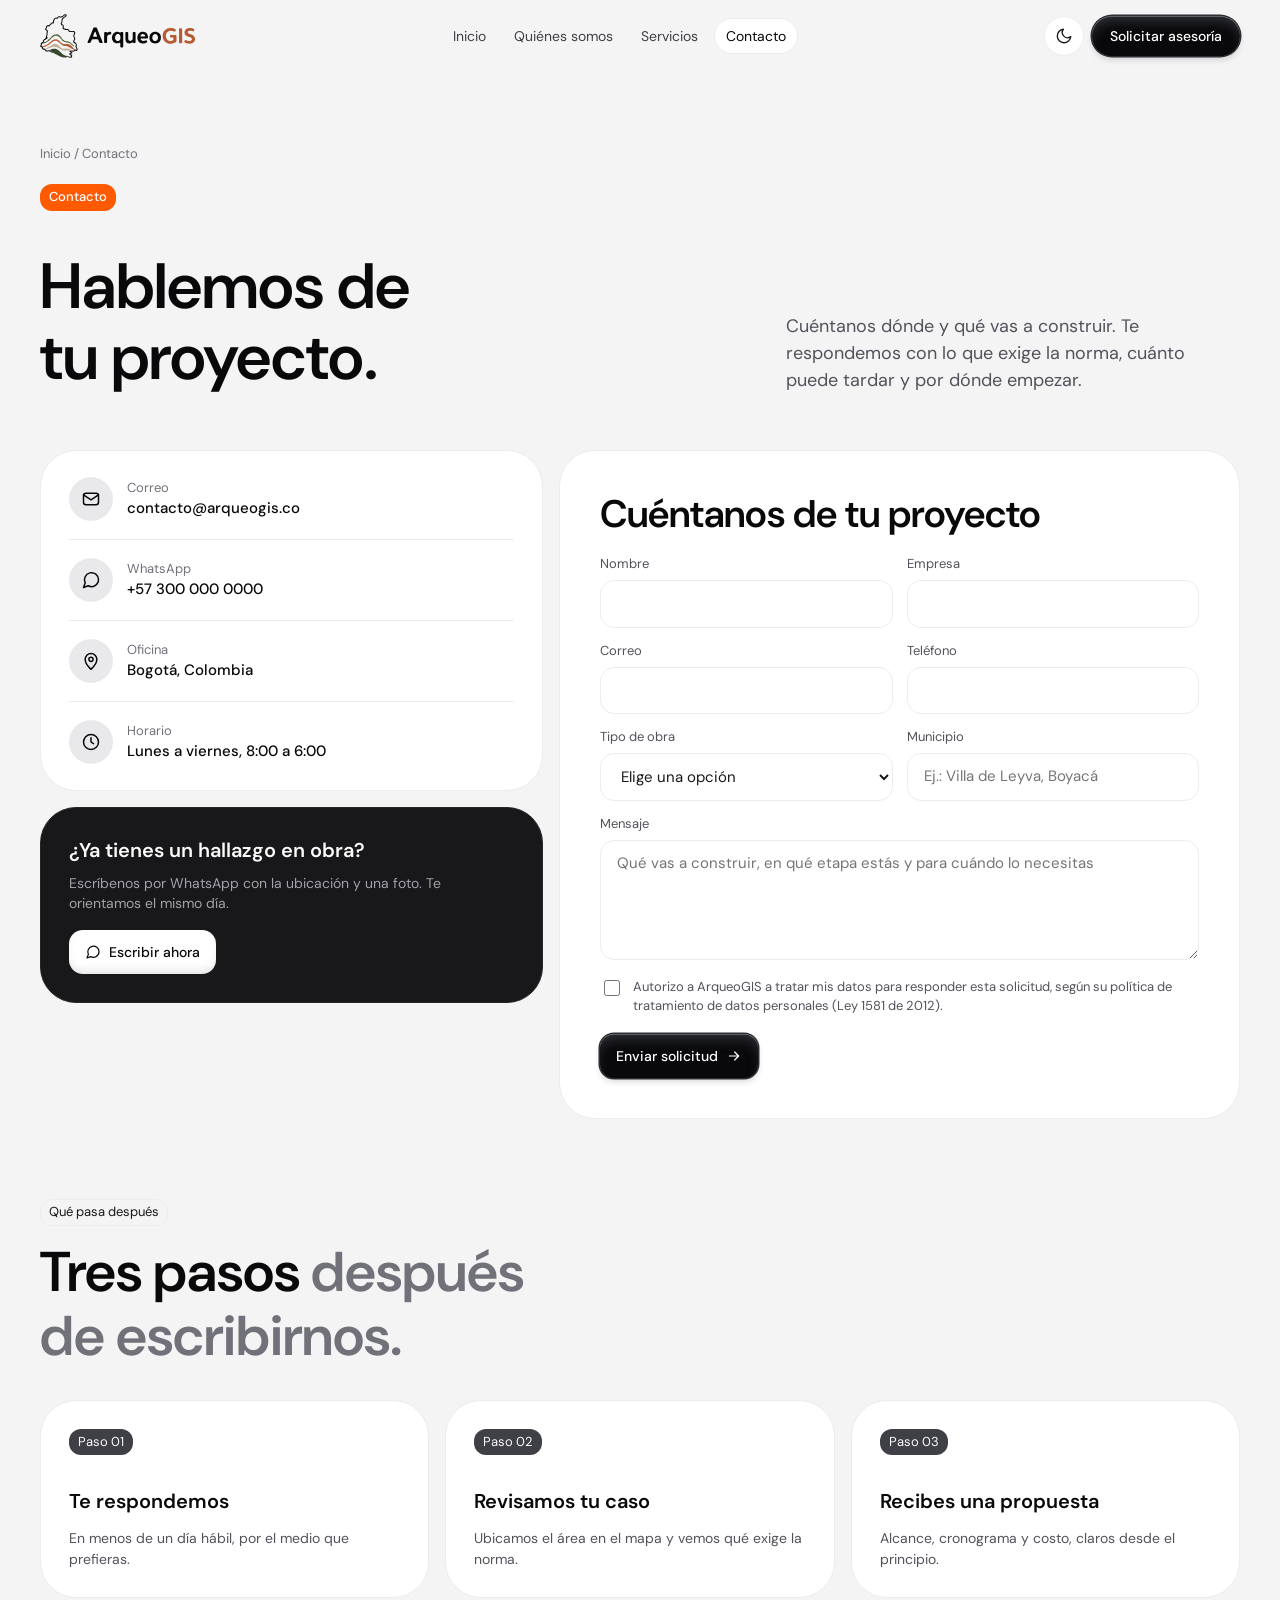
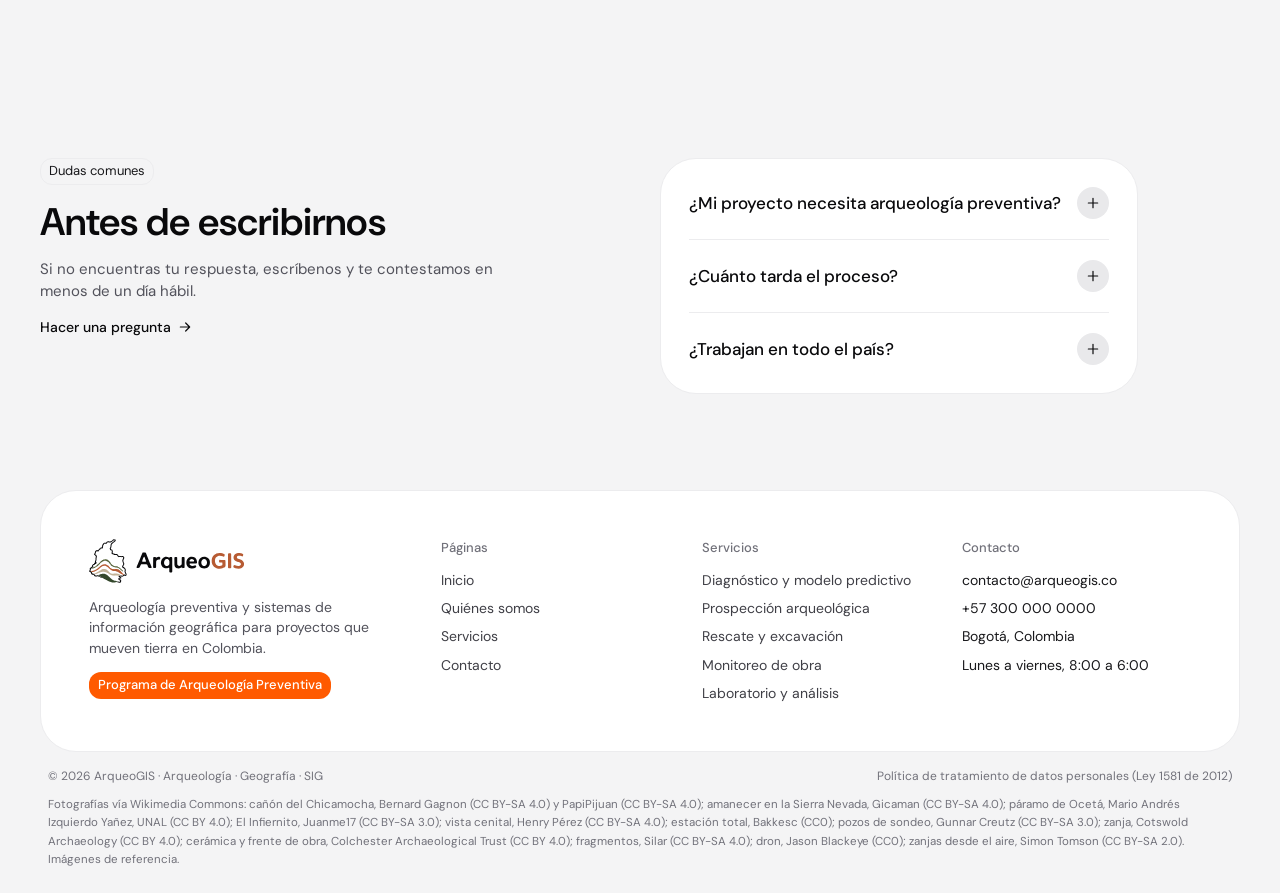
<file: contacto.html>
<!doctype html><html lang="es"><head><meta charset="utf-8"><meta name="viewport" content="width=device-width, initial-scale=1, viewport-fit=cover"><title>Contacto · ArqueoGIS</title><meta name="description" content="Solicita una asesoría con ArqueoGIS."><meta name="claude:viewport-fit-sides" content="cover"><meta name="robots" content="noindex, nofollow"><meta name="theme-color" content="#f4f4f5"><link rel="preconnect" href="https://fonts.googleapis.com"><link rel="preconnect" href="https://fonts.gstatic.com" crossorigin><link rel="stylesheet" href="https://fonts.googleapis.com/css2?family=DM+Sans:opsz,wght@9..40,300..700&display=swap"><link rel="stylesheet" href="agis.css"><script>(function(){var h=document.documentElement;h.classList.add('js');try{var t=localStorage.getItem('agis-tema');if(t==='dark'||t==='light')h.setAttribute('data-theme',t)}catch(e){}})()</script></head><body><a class="skip" href="#main">Saltar al contenido</a><svg width="0" height="0" style="position:absolute" aria-hidden="true"><symbol id="agSym" viewBox="34.3 25.1 1263.7 1466.1"><path d="M0 0 C6.82 3.45 13.72 4.93 21.23 6.09 C28.29 7.28 33.99 9.57 38.55 15.27 C39 16.11 39.46 16.95 39.93 17.82 C40.4 18.67 40.87 19.52 41.36 20.39 C44.15 26.08 44.47 32.11 42.8 38.19 C41.81 40.76 40.7 43.22 39.49 45.7 C39.28 46.14 39.28 46.14 38.2 48.42 C34.6 55.56 30.03 60.99 24.49 66.7 C23.56 67.73 22.64 68.76 21.69 69.82 C14.95 77.07 8.18 81.97 -0.41 86.66 C-8.11 90.89 -14.74 96.11 -21.51 101.7 C-22.99 102.76 -24.47 103.82 -25.95 104.88 C-29.62 107.69 -32.63 110.95 -35.72 114.38 C-43.22 122.7 -50.84 128.91 -60.51 134.7 C-75.77 143.99 -86.73 156.03 -91.51 173.7 C-91.92 175.19 -92.33 176.68 -92.75 178.21 C-97.25 195.71 -98.69 213.61 -99.93 231.59 C-100.66 241.76 -102.11 251.49 -104.39 261.45 C-104.63 262.52 -104.88 263.59 -105.13 264.69 C-107.41 274.16 -110.53 282.47 -115.7 290.76 C-118.86 296.26 -121.06 300.19 -120.51 306.7 C-119.24 310.08 -117.77 313.25 -116.12 316.46 C-114.66 319.4 -113.64 322.21 -112.64 325.32 C-110.51 329.7 -110.51 329.7 -107.01 331.7 C-102.51 332.7 -102.51 332.7 -99.82 333.02 C-88.25 334.45 -77.9 340 -69.99 348.63 C-66.68 353.25 -65.78 358.5 -64.57 363.95 C-63.75 367.64 -62.77 371 -61.57 374.57 C-59.38 381.52 -58.41 388.5 -57.38 395.7 C-56.32 402.4 -54.36 408.84 -52.4 415.33 C-51.07 421.86 -51.53 427.78 -54.7 433.7 C-55.14 434.53 -55.58 435.36 -56.04 436.21 C-57.52 438.71 -59.14 441.07 -60.82 443.45 C-62.72 446.23 -63.51 447.7 -64.2 451.07 C-63.51 453.7 -63.51 453.7 -61.37 455.3 C-58.16 456.87 -55.68 457.23 -52.14 457.57 C-37.75 459.4 -25.53 464.31 -14.57 473.7 C-3.68 483.02 5.5 484.89 19.43 484.88 C20.05 484.88 20.05 484.88 23.19 484.88 C31.92 484.84 40.53 484.37 49.21 483.41 C60.32 482.18 68.95 482.94 79.49 486.7 C80.38 487 81.27 487.3 82.19 487.61 C100.67 494.31 115.79 509.79 124.43 527.07 C130.94 539.77 137.95 551.76 151.43 558.07 C156.98 559.2 161.55 558.02 166.83 556.18 C173.58 554.13 180.23 554.18 187.24 554.2 C188.51 554.17 189.78 554.14 191.08 554.11 C199.3 554.09 205.79 555.42 213.39 558.58 C219.34 560.72 224.94 560.37 230.97 558.77 C247.85 554.76 275.94 549.23 291.49 558.7 C295.29 561.2 298.88 563.92 302.49 566.7 C303.52 567.43 304.55 568.17 305.61 568.93 C316.91 577.09 322.05 583.05 325.49 596.7 C325.9 597.97 326.31 599.25 326.74 600.57 C330.6 621.82 321.92 640 312.49 658.38 C296.49 689.76 296.49 689.76 297.05 706.26 C297.06 706.8 297.06 706.8 297.11 709.54 C297.45 722.35 299.61 733.78 303.2 746.09 C304.46 750.6 305.49 755.12 306.49 759.7 C308.48 768.32 311.56 774.95 316.55 782.2 C319.69 786.81 321.68 791.43 323.49 796.7 C323.94 797.97 324.38 799.25 324.84 800.57 C328.47 811.45 329.87 819.04 325.55 829.8 C324.46 832.77 323.77 835.67 323.11 838.76 C321.26 846.48 317.43 852.23 312.56 858.41 C309.36 862.65 307.28 867.09 305.18 871.95 C301.52 880.04 297.1 886.79 291.49 893.7 C290.08 896.5 290.28 898.57 290.49 901.7 C293.18 908.96 297.37 915.25 304.49 918.7 C308.01 919.84 311.52 920.8 315.12 921.64 C323.09 924.14 326.5 929.02 330.8 935.76 C331.34 936.57 331.87 937.39 332.43 938.23 C336.33 944.21 336.33 944.21 337.49 947.7 C338.81 948.36 340.13 949.02 341.49 949.7 C359.41 958.94 365.3 971.64 372.24 989.88 C372.63 990.9 373.02 991.93 373.42 992.98 C379.26 1008.71 379.42 1021.65 375.68 1037.88 C375.41 1039.08 375.15 1040.27 374.88 1041.5 C373.72 1046.73 372.48 1051.85 370.79 1056.93 C368 1067.14 369.83 1074.05 373.68 1083.57 C374.09 1084.63 374.51 1085.69 374.94 1086.79 C375.75 1088.86 376.57 1090.93 377.4 1092.99 C378.26 1095.13 379.09 1097.28 379.92 1099.43 C381.96 1104.65 384.41 1109.33 387.3 1114.13 C392.17 1122.42 395.29 1131.19 398.56 1140.18 C399.91 1143.83 401.39 1147.41 402.86 1151.01 C408.76 1165.83 409.49 1179.72 403.49 1194.7 C403.31 1195.15 403.31 1195.15 402.43 1197.44 C398.28 1206.89 390.94 1212.79 381.49 1216.7 C371.8 1219.72 364.49 1218.77 355.18 1215.45 C354.25 1215.13 353.32 1214.81 352.36 1214.48 C347.59 1212.84 342.91 1211.06 338.24 1209.13 C332.57 1207.42 330.1 1207.97 324.49 1209.7 C320.46 1212.27 320.46 1212.27 316.55 1215.38 C315.16 1216.47 313.76 1217.56 312.37 1218.64 C311.09 1219.65 309.81 1220.66 308.49 1221.7 C298.53 1229.09 289.76 1232.99 277.57 1235.68 C272.82 1236.86 268.87 1238.54 264.49 1240.7 C250.23 1244.26 232.28 1243.29 218.65 1237.89 C212.39 1235.53 206.06 1235.51 199.43 1235.45 C197.89 1235.42 196.35 1235.39 194.77 1235.37 C190.5 1235.69 188.03 1236.33 184.49 1238.7 C184.24 1241.2 184.24 1241.2 185.49 1243.7 C190.31 1246.61 195.28 1247.73 200.74 1249.01 C212.67 1252.01 220.97 1255.97 227.49 1266.7 C230.84 1273.01 232.31 1278.46 231.49 1285.7 C229.08 1292.41 225.44 1296.01 219.49 1299.7 C216.26 1301.02 213.32 1302.09 209.99 1303.01 C209.54 1303.13 209.54 1303.13 207.29 1303.78 C197.28 1306.38 187.21 1306.55 176.93 1306.47 C174.05 1306.74 172.05 1307.36 169.49 1308.7 C166.49 1312.7 166.49 1312.7 166.43 1316.13 C167.82 1320.81 169.51 1321.87 173.49 1324.7 C177 1326.38 180.6 1327.76 184.24 1329.13 C200.99 1335.5 215.43 1344.55 223.22 1361.45 C224.66 1366.28 225.06 1370.75 225.05 1375.76 C225.05 1376.23 225.05 1376.23 225.05 1378.63 C224.81 1388.93 222.11 1398.35 219.19 1408.16 C218.23 1411.62 217.61 1415.11 216.99 1418.63 C215.51 1425.66 213.15 1429.9 207.3 1434.37 C189.18 1446.11 166.09 1446.89 145.49 1442.7 C140.17 1441.11 134.99 1439.21 129.8 1437.26 C106.05 1428.45 106.05 1428.45 95.43 1428.2 C88.91 1427.89 83.57 1427.09 77.49 1424.7 C76.83 1423.71 76.17 1422.72 75.49 1421.7 C76.93 1419.76 76.93 1419.76 79.49 1417.7 C82.48 1417.33 85.48 1416.99 88.49 1416.7 C91.49 1413.7 91.49 1413.7 91.78 1410.78 C91.76 1410.24 91.76 1410.24 91.68 1407.51 C91.66 1406.96 91.66 1406.96 91.59 1404.21 C91.56 1403.38 91.52 1402.55 91.49 1401.7 C96.23 1400.66 100.07 1400.86 104.86 1401.57 C110.47 1402.35 115.96 1402.85 121.61 1403.07 C129.36 1403.5 136.13 1405.37 143.49 1407.7 C154.71 1411.07 168.41 1415.09 179.74 1410.33 C183.75 1406.49 184.83 1402.32 186.36 1397.07 C186.67 1396.12 186.98 1395.18 187.29 1394.2 C189.49 1387.03 191.31 1379.49 187.93 1372.45 C182.78 1366.65 177.75 1363.13 170.71 1360.1 C153.17 1352.47 137.65 1343.76 129.99 1325.26 C127.3 1317.09 125.84 1309.52 129.68 1301.45 C133.98 1293.67 140.2 1288.55 148.67 1285.58 C153.08 1284.56 157.21 1284.34 161.74 1284.2 C179.85 1283.45 179.85 1283.45 185.49 1279.7 C185.49 1277.2 185.49 1277.2 184.49 1274.7 C180.79 1272.84 177.1 1272.21 173.05 1271.51 C161.01 1268.97 150.49 1264.1 143.49 1253.7 C137.61 1243.56 138.7 1234.84 141.43 1223.82 C144.25 1214.95 144.25 1214.95 148.61 1211.82 C160.5 1206.32 172.05 1206.22 184.86 1206.13 C187.59 1206.11 190.32 1206.08 193.05 1206.04 C195.51 1206.01 197.96 1205.99 200.42 1205.97 C204.11 1205.72 206.16 1205.06 209.49 1203.7 C212.42 1203.71 212.42 1203.71 215.64 1204.09 C216.83 1204.22 218.02 1204.35 219.25 1204.49 C220.48 1204.64 221.72 1204.79 222.99 1204.95 C224.19 1205.08 225.4 1205.22 226.64 1205.36 C233.63 1206.16 240.57 1207.13 247.51 1208.29 C257.7 1209.68 269.47 1209.86 278.21 1203.81 C284.65 1198.24 289.79 1191.75 294.49 1184.7 C298.83 1183.13 303.18 1181.78 307.59 1180.48 C313.32 1178.69 316.92 1176.71 321.49 1172.7 C334.35 1172.32 347.67 1178.17 359.44 1182.88 C362.94 1183.82 365.02 1183.71 368.49 1182.7 C372.24 1178.95 372.4 1178.69 372.86 1173.38 C372.69 1162.49 366.45 1152.29 362 1142.56 C358.92 1135.79 356.19 1128.92 353.51 1121.98 C351.36 1116.52 348.8 1111.54 345.86 1106.45 C337.57 1091.25 332.17 1071.33 336.8 1054.26 C337.08 1053.39 337.35 1052.51 337.64 1051.61 C338.65 1048.13 339.28 1044.64 339.93 1041.07 C340.76 1036.68 341.67 1032.88 343.68 1028.88 C346.26 1022.92 346.53 1018.07 344.64 1011.96 C343.38 1008.8 341.96 1005.76 340.49 1002.7 C339.86 1001.32 339.23 999.94 338.59 998.52 C332.19 984.93 332.19 984.93 324.07 981.75 C323.3 981.5 322.53 981.26 321.74 981.01 C313.21 977.71 307.53 971.16 302.05 964.07 C295.71 956.12 287.65 952.29 278.74 947.7 C267.91 941.94 263.57 936.18 259.49 924.7 C258.92 923.22 258.36 921.75 257.78 920.23 C257.2 918.66 256.62 917.08 256.05 915.51 C255.78 914.78 255.78 914.78 254.43 911.09 C252.92 904.03 255.04 898.17 257.86 891.7 C258.26 890.77 258.66 889.84 259.07 888.88 C259.54 887.83 260.01 886.78 260.49 885.7 C261.1 884.28 261.72 882.87 262.35 881.42 C264.51 876.56 266.9 871.84 269.36 867.13 C269.77 866.33 270.18 865.54 270.6 864.71 C273.03 860.08 275.72 856.09 278.94 851.94 C282.16 847.28 284.41 842.07 286.8 836.95 C287.07 836.38 287.07 836.38 288.43 833.54 C292.57 824.8 295.39 817.12 292.54 807.47 C290.94 803.18 289.22 798.93 287.49 794.7 C285.62 790.08 283.77 785.45 281.93 780.82 C281.44 779.6 280.95 778.38 280.45 777.12 C277.33 769.14 274.84 761.29 272.73 752.98 C271.29 748.02 269.37 743.38 267.36 738.63 C257.14 714.12 261.41 692.74 270.7 668.69 C272.98 663.6 275.77 658.87 278.58 654.07 C284.35 643.91 287.82 632.74 291.49 621.7 C291.82 620.71 292.15 619.72 292.49 618.7 C293.47 608.64 287.38 601.91 281.71 594.23 C279.08 591.23 276.87 589.84 272.86 589.43 C271.89 589.43 270.92 589.44 269.93 589.45 C269.45 589.44 269.45 589.44 267.05 589.43 C264.06 589.65 261.37 590.09 258.44 590.68 C251.91 591.92 245.5 592.12 238.86 592.13 C237.64 592.14 236.42 592.14 235.15 592.14 C225.18 592.01 216.81 590.36 207.49 586.7 C193.98 582.19 176.76 586.21 163.49 589.7 C151.55 592.35 139.73 593.4 128.61 587.2 C126.88 586.07 125.17 584.9 123.49 583.7 C122.6 583.06 121.71 582.43 120.8 581.78 C111.48 574.28 106.73 564.19 101.49 553.7 C101.03 552.79 100.57 551.89 100.1 550.96 C98.36 547.5 96.65 544.09 95.18 540.51 C91.25 533.97 84.28 529.7 78.08 525.47 C76.3 524.25 74.53 523 72.77 521.73 C71.89 521.1 71.02 520.47 70.11 519.82 C69.32 519.25 68.53 518.67 67.71 518.08 C63.77 515.63 60.55 515.65 56.11 516.13 C48.82 516.79 41.58 516.75 34.27 516.66 C29.21 516.61 24.5 516.93 19.49 517.7 C-1.76 519.11 -20.23 514.57 -36.76 500.51 C-37.7 499.67 -38.63 498.83 -39.59 497.96 C-47.82 491.57 -57.1 491.75 -67.11 490.97 C-76.25 490.14 -84.5 488.91 -90.82 481.57 C-98.98 471.5 -99.82 461.49 -98.51 448.7 C-97.35 444.36 -95.66 440.63 -93.51 436.7 C-93.24 436.19 -93.24 436.19 -91.88 433.66 C-90.86 431.79 -89.81 429.92 -88.75 428.07 C-85.83 422.45 -85.92 417 -87.46 411 C-87.89 409.68 -88.32 408.36 -88.76 407.01 C-90.79 400.45 -92.29 394.01 -93.51 387.26 C-95.2 378.2 -96.82 370.47 -104.51 364.7 C-107.74 364.1 -110.88 363.64 -114.14 363.26 C-125.21 361.76 -134.96 359.64 -142.51 350.7 C-151.22 337.48 -160.32 314.57 -158.51 298.7 C-156.31 290.64 -151.74 284.68 -146.88 278.02 C-143.5 273.32 -140.9 269.02 -139.33 263.46 C-138.79 261.65 -138.2 259.87 -137.55 258.11 C-134.47 249.83 -133.58 241.9 -132.95 233.13 C-132.71 230.21 -132.47 227.28 -132.23 224.35 C-132.11 222.9 -132 221.45 -131.88 219.95 C-131.06 210.45 -129.94 200.98 -128.83 191.51 C-128.55 189 -128.3 186.5 -128.05 184 C-126.53 169.18 -121.38 156.47 -114.32 143.45 C-113.72 142.27 -113.11 141.09 -112.48 139.88 C-106.22 128.21 -98.28 119.33 -87.45 111.76 C-86.63 111.17 -85.82 110.59 -84.98 109.99 C-83.31 108.79 -81.63 107.6 -79.95 106.42 C-77.63 104.78 -75.33 103.12 -73.03 101.45 C-66.4 96.67 -59.73 92.16 -52.64 88.07 C-47.91 85.31 -44 82.5 -40.07 78.7 C-33.7 72.58 -26.27 68.8 -18.51 64.7 C-7.22 58.56 2.04 51.84 7.49 39.7 C7.49 37.05 7.49 37.05 6.49 34.7 C0.01 29.54 -9.92 28.1 -17.95 27.2 C-28.99 28.75 -34.58 36.86 -41.35 44.88 C-54.36 60.12 -70.93 71.39 -88.51 80.7 C-90.76 81.9 -93.01 83.11 -95.26 84.32 C-96.32 84.88 -97.38 85.45 -98.47 86.03 C-101.34 87.6 -104.1 89.29 -106.89 91.01 C-132.96 106.46 -158.56 109.32 -188.07 102.37 C-192.82 101.06 -197.21 99.12 -201.57 96.87 C-207.4 94.54 -212.26 95.61 -217.95 97.82 C-219 98.21 -220.05 98.61 -221.13 99.02 C-236.3 106.56 -247.96 120.59 -255.58 135.31 C-259.97 143 -267.35 146.06 -275.51 148.7 C-284.84 150.98 -292.92 149.67 -301.51 145.7 C-302.52 144.97 -303.53 144.25 -304.57 143.51 C-311.63 139.15 -318.5 140.7 -326.2 142.38 C-339.37 145.51 -339.37 145.51 -343.13 151.11 C-344.81 154.14 -346.37 157.21 -347.89 160.32 C-353.12 170.95 -359.39 178.75 -367.89 186.95 C-371.86 190.89 -374.31 194.14 -374.76 199.88 C-374.51 203.7 -374.51 203.7 -373.7 208.57 C-372.63 219.51 -377.71 230.86 -382.5 240.5 C-385.41 246.81 -384.9 253.13 -383.51 259.76 C-381.89 268.21 -381.43 276.72 -383.7 285.07 C-393.68 297.94 -408.51 300.68 -423.57 303.82 C-424.21 303.95 -424.21 303.95 -427.45 304.63 C-435.76 306.31 -443.63 307.35 -452.13 307.3 C-456.4 307.8 -458.99 309.25 -462.51 311.7 C-465.58 317.05 -466.9 322.21 -468.32 328.2 C-470.11 335.13 -472.5 339.63 -477.51 344.7 C-478.11 345.33 -478.71 345.96 -479.32 346.62 C-487.07 354.15 -497.46 356.85 -507.6 359.8 C-508.56 360.1 -509.52 360.39 -510.51 360.7 C-511.42 360.96 -512.33 361.22 -513.27 361.5 C-516.33 363.13 -516.48 364.39 -517.51 367.7 C-529.07 396.54 -529.07 396.54 -541.95 404.13 C-551.89 406.32 -559.67 403.22 -567.95 398.01 C-569.12 397.24 -570.3 396.48 -571.51 395.7 C-581.02 392.52 -590.67 397.17 -599.51 400.7 C-602.8 402.47 -604.74 404.08 -607.51 406.7 C-608.13 407.28 -608.75 407.86 -609.39 408.46 C-618.1 417.4 -619.05 427.77 -619.01 439.76 C-618.95 457.95 -625.94 469.66 -637.59 483.29 C-639.85 486.12 -641.54 488.41 -641.45 492.13 C-640.2 495.55 -638.14 497.19 -635.51 499.7 C-634.74 500.44 -633.97 501.18 -633.18 501.94 C-627.78 506.71 -622.98 509.49 -616.14 511.82 C-608.87 514.37 -608.87 514.37 -605.32 517.63 C-603.23 522.32 -601.76 527.08 -600.23 531.98 C-597.79 539.14 -594.2 545.86 -590.79 552.6 C-584.32 565.58 -581.97 575.18 -586.31 589.16 C-587.42 592.42 -588.69 595.52 -590.09 598.67 C-598.77 619.51 -598.33 639.49 -597.67 661.7 C-597.14 680.45 -598.96 695.97 -606.32 713.45 C-606.76 714.51 -607.19 715.57 -607.64 716.67 C-610.06 722.51 -612.68 728.16 -615.64 733.76 C-618.14 738.6 -619.72 742.15 -618.51 747.7 C-615.92 751.2 -612.76 753.2 -609.14 755.51 C-601.72 760.34 -596.82 766.01 -594.51 774.7 C-593.28 785.64 -599.16 795.19 -605.51 803.7 C-611.4 810.98 -619.46 814.25 -627.78 818.05 C-633.33 820.6 -638.28 823.27 -643.14 827 C-646.08 829.1 -649.19 830.69 -652.39 832.38 C-658.97 836.04 -663.74 840.51 -668.79 846.06 C-673.6 850.73 -678.85 852.18 -685.2 853.95 C-696.49 857.42 -704.26 862.39 -711.51 871.7 C-713.38 875.43 -713.01 879.18 -711.72 883.1 C-710.69 885.65 -709.62 888.18 -708.51 890.7 C-705.58 897.62 -704.35 902.86 -706.57 910.2 C-709.64 915.73 -713.77 920.03 -718.32 924.38 C-720.51 926.7 -720.51 926.7 -721.16 928.98 C-723.19 933.05 -726.7 934.99 -730.39 937.45 C-731.94 938.52 -733.48 939.59 -735.03 940.66 C-737.67 942.46 -740.33 944.22 -743.02 945.95 C-749.22 950.13 -751.91 953.15 -754.7 960.13 C-758.53 968.37 -764.14 970.4 -772.26 973.38 C-775.46 974.48 -778.66 975.56 -781.89 976.56 C-785.48 978.12 -787.76 980.19 -789.51 983.7 C-790.17 990.01 -789.01 994.66 -787.01 1000.7 C-784.12 1009.55 -783.13 1016.14 -786.98 1024.95 C-791.01 1032.17 -796.51 1038.54 -802.07 1044.63 C-804.64 1047.86 -805.51 1049.59 -805.51 1053.7 C-802.67 1057.96 -798.93 1058.18 -794.2 1059.32 C-793.77 1059.43 -793.77 1059.43 -791.61 1059.98 C-788.27 1060.81 -784.97 1061.63 -781.57 1062.12 C-778.3 1063.03 -777.27 1065.73 -775.43 1068.39 C-770.87 1073.88 -764.32 1077.78 -758.46 1081.77 C-750.67 1087.46 -747.14 1093.13 -745.51 1102.7 C-745.29 1107.21 -745.34 1111.72 -745.61 1116.24 C-745.9 1122.5 -744.79 1126.37 -741.51 1131.7 C-732.31 1141.45 -718.22 1142.2 -705.51 1143.7 C-700.31 1143.82 -695.62 1143.56 -690.51 1142.7 C-685.11 1142.44 -680.53 1142.57 -675.51 1144.7 C-673.64 1147.26 -673.64 1147.26 -671.51 1150.7 C-667.93 1154.54 -664.16 1158.2 -660.28 1161.73 C-658.02 1164.24 -657.94 1166.58 -657.29 1169.81 C-653.92 1182.31 -648.32 1190.07 -637.22 1196.64 C-636 1197.32 -634.77 1198 -633.51 1198.7 C-631.59 1199.88 -629.68 1201.07 -627.76 1202.26 C-617.06 1208.39 -603.22 1206.07 -591.51 1203.7 C-588.24 1202.63 -585.6 1201.31 -582.51 1199.7 C-580.76 1198.79 -579.01 1197.9 -577.26 1197.01 C-576.47 1196.59 -575.68 1196.18 -574.87 1195.75 C-569.46 1193.34 -563.53 1193.24 -557.7 1192.7 C-555.96 1192.53 -554.23 1192.36 -552.49 1192.2 C-551.66 1192.12 -550.82 1192.04 -549.96 1191.95 C-547.63 1191.71 -545.32 1191.39 -543 1191.07 C-539.51 1190.7 -539.51 1190.7 -537.51 1191.7 C-537.23 1194.41 -537.2 1197.1 -537.15 1199.84 C-536.26 1203.84 -534.72 1205.15 -531.51 1207.7 C-528.53 1209.18 -525.66 1210.48 -522.57 1211.7 C-521.73 1212.04 -520.88 1212.39 -520.01 1212.74 C-515.2 1214.69 -510.35 1216.5 -505.45 1218.2 C-485.52 1225.18 -467.84 1235.4 -450.26 1246.95 C-449.83 1247.23 -449.83 1247.23 -447.63 1248.66 C-442.29 1252.23 -437.96 1256.07 -433.51 1260.7 C-432.15 1261.8 -430.76 1262.87 -429.32 1263.88 C-425.51 1266.7 -425.51 1266.7 -423.64 1268.95 C-420.66 1271.39 -417.7 1271.64 -413.95 1272.2 C-411.51 1272.7 -411.51 1272.7 -407.51 1274.7 C-406.76 1277.82 -406.76 1277.82 -406.51 1280.7 C-410.54 1282.04 -414.44 1282 -418.64 1282.07 C-420.27 1282.12 -421.9 1282.17 -423.58 1282.22 C-437.81 1281.58 -451.44 1274.91 -464.2 1269.13 C-464.98 1268.78 -465.76 1268.43 -466.56 1268.07 C-479.57 1262.23 -492.17 1255.84 -504.51 1248.7 C-526.17 1236.28 -546.02 1226.85 -571.51 1228.7 C-575.14 1229.88 -575.14 1229.88 -578.51 1231.7 C-580.3 1232.57 -582.09 1233.42 -583.89 1234.26 C-584.74 1234.67 -585.59 1235.09 -586.47 1235.51 C-600.48 1240.97 -622.49 1241.51 -636.51 1235.7 C-673.39 1217.98 -673.39 1217.98 -679.95 1204.32 C-681.1 1200.92 -681.89 1197.99 -682.51 1194.51 C-684.31 1185.83 -689.68 1180.97 -696.51 1175.7 C-700.04 1174.52 -702.73 1174.63 -706.45 1174.7 C-707.84 1174.72 -709.23 1174.74 -710.66 1174.75 C-713.58 1174.8 -716.49 1174.85 -719.4 1174.91 C-732.66 1175.04 -741.45 1172.11 -753.07 1166.01 C-754.05 1165.52 -755.03 1165.02 -756.03 1164.52 C-765.67 1159.49 -774.58 1153.22 -778.51 1142.7 C-779.95 1135.69 -779.29 1131.12 -777.23 1124.37 C-775.8 1119.06 -775.62 1114.55 -778.01 1109.57 C-785.68 1100.76 -792.63 1096.87 -804.39 1095.32 C-817.06 1093.3 -827.19 1087.34 -835.47 1077.32 C-841.69 1068.33 -842.24 1060.37 -841.51 1049.7 C-838.63 1039.51 -830.51 1030.16 -824.43 1021.64 C-820.4 1015.45 -820.2 1010.92 -821.51 1003.7 C-822.02 1002 -822.54 1000.32 -823.07 998.63 C-826.29 987.43 -825.93 975.1 -820.51 964.7 C-812.72 950.65 -802.56 941.66 -787.2 937.13 C-786.53 936.96 -786.53 936.96 -783.15 936.07 C-776.18 933.44 -773.8 928.75 -770.7 922.26 C-764.81 911.02 -758.6 908.37 -746.8 904.19 C-743.51 902.7 -743.51 902.7 -740.51 898.7 C-740.6 894.25 -741.88 890.78 -743.57 886.76 C-746.8 878.15 -747.43 867.83 -743.57 859.32 C-736.96 848.2 -726.72 839.67 -716.13 832.52 C-713.51 830.7 -713.51 830.7 -710.96 828.62 C-704.58 823.51 -698.88 821.29 -690.89 819.58 C-686.12 818.33 -683.45 817.19 -680.79 812.95 C-679.44 809.52 -678.71 806.32 -678.07 802.7 C-675.94 792.43 -671.08 787.47 -662.51 781.7 C-659.6 780.22 -656.69 778.92 -653.66 777.7 C-651.51 776.7 -651.51 776.7 -650.51 774.7 C-650.46 772.1 -650.48 769.5 -650.52 766.9 C-650.54 765.3 -650.55 763.7 -650.57 762.05 C-650.61 758.69 -650.67 755.34 -650.73 751.98 C-650.86 737.07 -649.28 725.42 -641.57 712.57 C-632.55 696.78 -629.13 682.63 -629.26 664.45 C-629.27 663.17 -629.27 661.89 -629.27 660.57 C-629.35 651.8 -630.1 643.35 -631.51 634.7 C-632.68 619.45 -626.32 601.17 -620.45 587.16 C-618.83 582.91 -618.62 579.09 -619.51 574.7 C-621.26 571.39 -623.28 568.36 -625.37 565.26 C-627.67 561.43 -629.03 557.74 -630.45 553.51 C-633.16 545.89 -636.64 541.15 -642.51 535.7 C-642.88 535.32 -642.88 535.32 -644.71 533.44 C-649.71 528.55 -655.14 525.01 -661.2 521.57 C-670.18 516.47 -676.85 511.81 -680.51 501.7 C-682.01 492.49 -679.72 485.32 -674.51 477.7 C-670.3 472.8 -665.7 468.63 -660.64 464.63 C-656.86 461.08 -654.72 457.7 -653.51 452.7 C-653.47 450.75 -653.5 448.8 -653.58 446.86 C-653.67 439.06 -652.35 431.76 -650.82 424.13 C-650.58 422.81 -650.34 421.49 -650.08 420.13 C-646.84 403.57 -640.16 386.42 -626.51 375.7 C-615.17 368.5 -602.85 365.61 -589.58 364.96 C-583.26 364.41 -579.25 361.64 -574.51 357.7 C-569.25 355.94 -564.12 356.23 -558.82 357.76 C-555.12 358.81 -553.15 358.91 -549.51 357.7 C-547.33 355.52 -545.81 353.17 -544.18 350.57 C-543.69 349.81 -543.2 349.05 -542.7 348.26 C-542.26 347.54 -541.82 346.82 -541.37 346.07 C-536.17 339.42 -530.28 336.43 -522.57 333.7 C-512.87 330.24 -505.04 326.14 -499.81 316.87 C-497.59 311.44 -496.72 305.71 -495.56 299.99 C-493.37 291.03 -488.37 283.68 -480.51 278.7 C-472.28 274.58 -464.15 275.57 -455.22 275.99 C-446.27 276.21 -439.62 274.41 -431.51 270.7 C-430.62 270.32 -429.74 269.94 -428.82 269.55 C-425.52 268.14 -422.5 266.69 -419.51 264.7 C-418.48 260.74 -418.5 258.73 -419.51 254.7 C-420.86 241.64 -414.34 230.03 -408.51 218.7 C-407.11 213.09 -407.08 208.38 -408.51 202.76 C-410.58 194.36 -409.86 187.21 -405.51 179.7 C-399.36 171.42 -392.46 164.58 -384.52 158.06 C-378.64 152.79 -375.75 146.61 -372.38 139.54 C-365.67 125.69 -355.12 116.48 -340.84 110.59 C-334.73 108.56 -328.59 107.78 -322.25 109.2 C-318.63 109.85 -315.13 109.83 -311.45 109.82 C-310.06 109.82 -308.66 109.83 -307.23 109.83 C-303.51 109.7 -303.51 109.7 -299.51 108.7 C-292.19 108.47 -292.19 108.47 -288.51 109.7 C-281.45 110.38 -281.45 110.38 -277.95 107.82 C-275.51 104.7 -275.51 104.7 -274.18 102.63 C-268.55 93.98 -261.12 87.54 -253.51 80.7 C-252.66 79.86 -251.8 79.02 -250.93 78.16 C-245.59 73 -240.59 70.74 -233.51 68.7 C-232.8 68.48 -232.8 68.48 -229.21 67.38 C-208.42 61.13 -208.42 61.13 -197.32 64.95 C-189.4 67.38 -181.53 68.82 -173.32 70.01 C-172.17 70.18 -171.02 70.35 -169.84 70.53 C-147.82 73.54 -147.82 73.54 -138.45 69.26 C-137.83 68.99 -137.83 68.99 -134.7 67.61 C-134.01 67.3 -134.01 67.3 -130.51 65.7 C-127.02 64.13 -123.52 62.6 -120.01 61.07 C-119.56 60.87 -119.56 60.87 -117.3 59.88 C-112.03 57.62 -106.92 55.88 -101.32 54.57 C-91.1 52.09 -84.47 45.9 -76.89 38.89 C-74.73 36.89 -72.51 34.98 -70.26 33.07 C-64.38 27.91 -60.05 22.08 -55.57 15.7 C-47.69 4.63 -40.03 -1.84 -26.76 -5.68 C-16.19 -7.23 -9.34 -4.85 0 0 Z " fill="currentColor" transform="translate(882.51171875,38.3046875)"/><path d="M0 0 C0.64 0.11 0.64 0.11 3.9 0.65 C11.99 2.04 18.48 4.99 25.71 8.82 C30.33 11.17 35.02 13.17 39.81 15.12 C58.17 22.72 58.17 22.72 64.94 30.08 C69.67 34.49 75.5 37.64 81 41 C81.9 41.56 82.81 42.12 83.74 42.7 C86.99 44.68 90.22 46.61 93.64 48.31 C106.81 54.93 116.56 66.45 126.79 76.83 C132.82 82.92 139.06 88.55 145.63 94.03 C153.44 100.53 159.19 106.26 164.38 115 C170.46 124.27 177.57 128.59 187.28 133.84 C191.84 136.49 194.59 139.01 198 143 C202.67 148.46 207.42 153.43 213 158 C213.49 158.41 213.49 158.41 215.99 160.46 C222.55 165.75 229.28 170.62 236.31 175.25 C252.31 185.78 252.31 185.78 257.25 191.94 C265.49 201.77 278.27 206.55 290.47 209.21 C297.71 211 304.16 214.07 310.88 217.25 C323.04 222.87 335.14 227.28 348 231 C350.27 231.73 352.54 232.45 354.81 233.19 C361.18 235.14 367.65 236.58 374.14 238.06 C378 239 378 239 382.56 240.56 C386.69 241.9 390.48 242.58 394.75 243.25 C402.59 244.65 409.62 247.13 416 252 C417.32 257.27 418.38 262.6 415.56 267.5 C411.89 269.65 408.2 269.53 404 270 C403.36 270.66 402.71 271.31 402.05 271.99 C399.5 274.49 398.26 274.54 394.75 274.69 C393.73 274.75 392.71 274.81 391.65 274.87 C390.59 274.91 389.53 274.95 388.44 275 C380.89 275.32 374.65 276.21 367.61 279.02 C363.57 280.54 359.56 281.26 355.31 282.06 C354.46 282.23 353.6 282.39 352.71 282.56 C350.97 282.89 349.23 283.21 347.49 283.53 C345.18 283.97 342.88 284.42 340.57 284.88 C329.05 287.16 317.97 288.08 306.25 288.19 C305.36 288.2 304.47 288.21 303.56 288.23 C298.04 288.23 293.3 287.43 288 286 C283.19 285.57 278.6 285.47 274 287 C263.79 290.4 252.41 286.86 242.62 283.5 C238.56 282.18 234.75 281.34 230.56 280.56 C225.11 279.53 220.32 278.12 215.25 275.9 C211.63 274.45 207.81 273.83 204 273 C196.56 270.61 189.37 267.53 182.14 264.59 C177.9 262.96 173.63 261.58 169.31 260.19 C157.53 256.26 146.45 250.69 135.28 245.33 C133.71 244.58 132.15 243.83 130.59 243.08 C129.83 242.72 129.07 242.36 128.29 241.98 C122.63 239.27 116.92 236.73 111.12 234.31 C86.3 223.94 62.22 211.94 38.57 199.15 C27.37 193.09 16.03 187.41 4.5 182 C-7.13 176.55 -18.58 171.08 -29.45 164.2 C-33.78 161.51 -38.2 158.98 -42.62 156.44 C-51.92 151.09 -60.94 145.43 -69.8 139.39 C-72.09 137.94 -74.44 136.77 -76.88 135.56 C-81.57 132.65 -82.04 130.95 -84 126 C-87.27 124.36 -89.79 124.01 -93.44 123.81 C-97.63 122.86 -99.34 121.02 -102.19 117.89 C-104.54 115.43 -107.23 113.51 -109.99 111.52 C-111.96 110.03 -113.79 108.38 -115.62 106.73 C-120.15 102.74 -125.02 99.51 -130.12 96.31 C-131.08 95.71 -132.03 95.12 -133.01 94.5 C-146.19 86.29 -159.59 77.98 -174.44 73.2 C-180.59 71.12 -186.51 68.48 -192.48 65.92 C-197.16 63.93 -201.89 62.08 -206.65 60.3 C-210.79 58.01 -212.46 55.85 -213.79 51.28 C-214.3 47.65 -214.28 45.45 -213 42 C-208.3 38.27 -202.99 36.29 -197.44 34.12 C-195.99 33.51 -194.54 32.9 -193.05 32.27 C-188.72 30.46 -184.37 28.72 -180 27 C-178.64 26.45 -177.28 25.9 -175.88 25.33 C-169.29 22.66 -162.71 20.12 -155.94 17.94 C-150.51 16.17 -145.15 14.32 -139.81 12.31 C-133.79 10.13 -127.81 8.89 -121.52 7.75 C-118.3 7.06 -115.53 6.13 -112.5 4.88 C-107.07 2.73 -101.97 2.52 -96.16 2.47 C-92.38 2.04 -89.43 1.24 -85.84 0.05 C-79.2 -2.09 -72.94 -2.87 -66 -3.25 C-64.8 -3.32 -63.6 -3.4 -62.37 -3.47 C-41.02 -4.66 -20.91 -4.66 0 0 Z " fill="#34482c" transform="translate(558,1187)"/><path d="M0 0 C1.3 -0.01 2.59 -0.01 3.93 -0.02 C44.26 0.52 84.01 21.93 113.91 47.63 C116.14 49.55 118.39 51.44 120.66 53.3 C129.33 60.51 137.01 68.32 144.57 76.65 C146.07 78.3 147.58 79.94 149.1 81.58 C153.93 86.81 158.49 92.2 162.96 97.73 C166.11 101.54 169.44 105.17 172.79 108.8 C174.6 110.79 176.35 112.85 178.04 114.94 C181.49 118.76 185.19 121.74 189.38 124.69 C190.16 125.24 190.94 125.8 191.74 126.37 C239.09 159.51 285.76 167.5 343.06 163.5 C374.55 161.36 406.62 159.7 437.25 168.5 C437.72 168.63 437.72 168.63 440.12 169.31 C460.17 175.17 476.57 184.93 492.25 198.5 C494.16 200.05 496.08 201.59 498 203.12 C506.51 210.1 514.46 217.64 522.18 225.46 C524.08 227.34 526.03 229.08 528.06 230.81 C535.73 237.4 542.86 244.68 549.41 252.38 C552.65 256.12 556.04 259.74 559.41 263.38 C561.4 265.57 563.36 267.8 565.29 270.06 C570.62 276.18 576.44 281.83 582.19 287.56 C583.33 288.71 584.47 289.85 585.65 291.03 C591.36 296.74 597.08 302.29 603.25 307.5 C603.88 308.03 604.5 308.57 605.15 309.11 C607.11 310.78 609.08 312.42 611.06 314.06 C611.78 314.66 612.5 315.26 613.24 315.87 C618.78 320.41 624.5 324.63 630.31 328.81 C636.78 333.49 642.58 337.92 647.25 344.5 C646.06 349.26 645.27 349.88 641.25 352.5 C638.24 353.73 635.33 354.82 632.25 355.81 C631.46 356.09 630.66 356.37 629.84 356.65 C623.82 358.64 620.9 358.7 615.25 356.14 C614.07 355.54 612.9 354.94 611.69 354.31 C610.98 353.95 610.98 353.95 607.41 352.13 C607 351.93 607 351.93 604.96 350.88 C599.55 348.13 594.12 345.41 588.69 342.69 C587.48 342.08 586.28 341.48 585.03 340.86 C577.46 337.07 569.84 333.37 562.19 329.75 C553.42 325.6 544.81 321.2 536.27 316.62 C533.26 315.04 530.28 313.58 527.19 312.19 C519.78 308.53 513.25 303.15 506.62 298.25 C466.1 268.34 426.18 244.07 376.25 233.5 C375.36 233.31 374.48 233.12 373.57 232.92 C363.53 230.99 353.31 230.88 343.12 230.5 C281.21 228.19 222.92 210.32 177.16 167.2 C172.97 163.31 168.59 159.67 164.22 156 C161.16 153.42 158.14 150.82 155.14 148.17 C153.78 146.96 152.4 145.77 151.01 144.58 C146.76 140.89 142.97 137.12 139.31 132.83 C132.21 124.81 124.5 117.44 116.11 110.8 C112.85 108.18 109.71 105.44 106.56 102.69 C71.38 72.55 28.58 50.39 -18.75 53.5 C-65.49 57.14 -102.83 83.88 -137.83 112.91 C-140.35 115 -142.9 117.06 -145.44 119.12 C-154.37 126.44 -163.12 133.93 -171.56 141.81 C-178.34 148.1 -185 153.5 -192.94 158.25 C-200.37 162.74 -206.98 168.07 -213.75 173.5 C-228.58 185.18 -243.89 195.71 -260.29 205.09 C-261.99 206.07 -263.69 207.05 -265.38 208.03 C-278.56 215.69 -291.99 222.75 -305.69 229.44 C-307.11 230.13 -308.53 230.83 -309.99 231.55 C-324.92 238.76 -339.96 244.72 -356.06 248.69 C-357.4 249.02 -358.74 249.36 -360.11 249.71 C-375.7 253.57 -391.26 256.53 -407.21 258.39 C-412.11 259 -416.19 259.95 -420.69 261.94 C-423.11 262.71 -423.11 262.71 -425.75 262.5 C-431.33 259.09 -435.93 254.89 -440.75 250.5 C-442.46 249.17 -444.19 247.85 -445.94 246.56 C-451.89 241.78 -451.89 241.78 -453.75 238.5 C-451.18 233.36 -447.93 232.3 -442.75 230.5 C-439.78 229.79 -436.78 229.19 -433.77 228.68 C-432.05 228.37 -430.33 228.07 -428.6 227.76 C-427.71 227.61 -426.82 227.45 -425.9 227.3 C-399.54 222.7 -374.52 215.35 -349.31 206.44 C-348.5 206.15 -347.69 205.87 -346.85 205.57 C-336.99 202.09 -327.62 198.14 -318.32 193.34 C-315.27 191.77 -312.21 190.3 -309.09 188.88 C-299.71 184.63 -291.3 180.18 -283.06 173.93 C-279.61 171.4 -276.07 169.26 -272.38 167.12 C-264.8 162.66 -257.88 157.5 -250.92 152.15 C-247.03 149.19 -243.07 146.32 -239.12 143.44 C-232.35 138.46 -225.67 133.38 -219.09 128.15 C-216.78 126.32 -214.46 124.5 -212.13 122.69 C-203.19 115.76 -194.76 108.62 -186.88 100.5 C-183.42 96.98 -179.89 94.05 -175.88 91.19 C-171.35 87.9 -167.67 84.42 -163.94 80.25 C-150.61 65.36 -134.39 53.97 -117.98 42.75 C-114.59 40.39 -111.27 37.95 -107.94 35.5 C-76.69 13.2 -38.35 0.18 0 0 Z " fill="#b75b33" transform="translate(556.75,864.5)"/><path d="M0 0 C0.72 -0.01 0.72 -0.01 4.37 -0.04 C17.83 -0.06 31 0.74 43.75 5.31 C44.63 5.62 45.5 5.92 46.41 6.23 C65.26 12.93 81.7 21.72 97.38 34.19 C98.94 35.38 100.5 36.56 102.06 37.75 C107.06 41.65 111.71 45.9 116.38 50.19 C117.53 51.24 118.68 52.29 119.88 53.37 C125.32 58.34 130.7 63.27 135.43 68.93 C138.18 72.12 141.06 75.18 143.94 78.25 C144.54 78.89 145.14 79.53 145.76 80.19 C147 81.52 148.24 82.84 149.49 84.17 C151.37 86.18 153.24 88.19 155.11 90.21 C163.57 99.32 171.87 108.12 181.6 115.9 C184.23 118.07 186.71 120.34 189.19 122.69 C213.44 144.64 253.01 157.98 285.57 158.22 C289.52 157.99 293.44 157.6 297.38 157.19 C299.25 157.04 301.12 156.9 302.99 156.77 C305.03 156.62 307.08 156.47 309.12 156.31 C309.58 156.28 309.58 156.28 311.9 156.11 C318.24 155.6 324.49 154.73 330.77 153.75 C341.56 152.07 352.38 151.03 363.25 150.06 C366.05 149.81 368.85 149.55 371.65 149.3 C374.15 149.07 376.65 148.84 379.16 148.62 C381.63 148.37 384.11 148.06 386.56 147.65 C425.32 141.24 472.15 155.19 504.55 176.35 C507.52 178.28 510.53 180.15 513.56 182 C514.1 182.33 514.1 182.33 516.84 184.02 C519.37 185.57 521.91 187.12 524.44 188.67 C548.24 203.34 548.24 203.34 552.38 217.19 C547.3 220.25 543.38 220.56 537.5 220.56 C535.75 220.58 534.01 220.59 532.26 220.61 C529.55 220.62 526.83 220.63 524.12 220.62 C499.93 220.66 499.93 220.66 489.94 227.56 C489.09 228.1 488.25 228.63 487.38 229.19 C485.35 228.59 483.35 227.92 481.38 227.19 C479.42 226.74 477.46 226.33 475.5 225.94 C470.88 224.99 466.32 223.93 461.76 222.73 C435.33 215.78 410.09 215.39 382.94 217.06 C381.65 217.14 380.37 217.22 379.04 217.3 C372.56 217.74 366.27 218.46 359.9 219.71 C334.84 224.45 309.5 221.86 284.38 219.19 C283.29 219.08 282.21 218.96 281.1 218.85 C261.21 216.72 242.39 212.07 224.38 203.19 C223.32 202.67 222.26 202.15 221.17 201.61 C211.94 196.83 203.23 191.15 194.49 185.54 C191.86 183.86 189.21 182.21 186.56 180.56 C177.9 175.03 169.64 168.92 161.45 162.71 C150.04 154.07 138.35 146.11 125.84 139.12 C123.52 137.82 121.21 136.5 118.91 135.16 C110.61 130.3 102.17 126.07 93.38 122.19 C92.36 121.73 91.34 121.28 90.28 120.81 C86.74 119.24 83.18 117.68 79.62 116.12 C78.51 115.63 77.39 115.14 76.24 114.63 C59.93 107.58 43.38 103.25 26 99.94 C24.27 99.6 22.54 99.26 20.81 98.91 C16 97.97 11.19 97.07 6.38 96.19 C5.18 95.97 3.99 95.75 2.76 95.52 C-5.15 94.18 -12.92 93.8 -20.94 93.81 C-22.26 93.81 -23.59 93.81 -24.95 93.82 C-44.76 94.04 -64.33 96.82 -83.62 101.19 C-85.52 101.6 -87.42 102.02 -89.31 102.43 C-99.52 104.71 -109.62 107.13 -119.62 110.19 C-120.6 110.48 -121.57 110.77 -122.57 111.08 C-125.98 112.11 -129.4 113.15 -132.81 114.19 C-133.36 114.35 -133.36 114.35 -136.13 115.19 C-143.04 117.32 -149.85 119.64 -156.62 122.19 C-157.45 122.5 -158.28 122.8 -159.13 123.12 C-161.61 124.05 -164.09 124.99 -166.56 125.94 C-167.46 126.28 -168.36 126.62 -169.29 126.97 C-175.47 129.34 -181.61 131.77 -187.75 134.25 C-199.16 138.85 -210.63 143.26 -222.34 147.04 C-229.12 149.28 -235.63 152.07 -242.19 154.88 C-256.11 160.73 -270.21 165.67 -284.62 170.19 C-285.5 170.47 -286.38 170.75 -287.28 171.04 C-295.48 173.64 -303.06 175.56 -311.62 176.19 C-312.55 176.64 -313.48 177.1 -314.44 177.56 C-315.16 177.77 -315.88 177.97 -316.62 178.19 C-318.35 176.58 -320.01 174.9 -321.62 173.19 C-322.56 172.29 -323.49 171.39 -324.45 170.47 C-324.92 170.01 -324.92 170.01 -327.31 167.69 C-328.27 166.77 -329.22 165.85 -330.2 164.91 C-332.53 162.3 -333.88 160.59 -334.62 157.19 C-330.03 150.7 -324.44 148.6 -317.14 145.9 C-311.97 143.94 -306.93 141.74 -301.88 139.5 C-294.38 136.2 -286.85 133.05 -279.25 130.02 C-269.02 125.94 -259.28 121.64 -249.65 116.29 C-245.29 114.01 -240.82 112.18 -236.25 110.38 C-226.72 106.55 -218.41 101.33 -209.88 95.67 C-206.41 93.39 -202.89 91.19 -199.38 89 C-198.08 88.19 -196.79 87.38 -195.46 86.55 C-191.68 84.22 -187.88 81.95 -184.06 79.69 C-177.71 75.9 -171.58 71.86 -165.45 67.73 C-155.49 61.1 -145.28 54.94 -134.87 49.05 C-130.01 46.26 -125.32 43.24 -120.62 40.19 C-96.07 24.35 -96.07 24.35 -83.62 19.19 C-82.32 18.63 -81.01 18.08 -79.66 17.51 C-75.33 15.69 -70.98 13.93 -66.62 12.19 C-66.08 11.97 -66.08 11.97 -63.34 10.84 C-55.52 7.82 -47.52 5.84 -39.38 3.94 C-38.27 3.68 -37.17 3.42 -36.04 3.15 C-23.95 0.42 -12.36 0.01 0 0 Z " fill="#c2b398" transform="translate(540.625,1024.8125)"/><path d="M0 0 C0.78 0.21 0.78 0.21 4.75 1.25 C24.11 7.18 41.89 17.7 57 31 C58.72 32.38 60.45 33.76 62.19 35.12 C68 39.85 73.4 44.98 78.81 50.15 C82.23 53.41 85.67 56.61 89.25 59.7 C98.04 67.43 105.01 76.66 112 86 C112.45 86.59 112.45 86.59 114.73 89.6 C124.19 102.27 133.81 115.46 138.87 130.61 C140.21 133.44 141.48 134.39 144.06 136.12 C148.78 139.6 152.15 143.59 155.76 148.18 C164.97 159.79 175.63 170.5 187 180 C187.82 180.71 188.63 181.41 189.48 182.14 C206.05 196.19 226.24 205.29 246 214 C246.99 214.53 247.97 215.06 248.99 215.61 C265.26 223.11 285.29 221.32 302.73 220.76 C312.02 220.54 319.71 220.89 328.33 224.83 C331.88 226.39 335.21 226.74 339.06 227 C346.54 227.78 352.3 229.69 359 233 C360.33 233.63 361.65 234.25 363.02 234.89 C370.3 238.41 376.65 242.03 383 247 C385.84 248.73 388.72 250.38 391.61 252.02 C395.38 254.22 399.06 256.54 402.75 258.88 C408.14 262.28 413.59 265.46 419.19 268.5 C430.43 274.76 439.94 282.88 449.68 291.21 C453.07 294.06 456.51 296.79 460 299.5 C470.28 307.53 480.07 315.98 489.55 324.94 C493.17 328.35 496.86 331.59 500.75 334.69 C505.68 338.62 510.05 342.96 514.46 347.46 C516.52 349.52 518.59 351.44 520.81 353.31 C543.16 372.6 543.16 372.6 544.44 385.38 C544 389 544 389 542 393 C537.19 395.4 534.06 395.27 529 394 C521.27 391.09 515.37 386.96 509.43 381.29 C507.06 379.06 504.62 377.06 502.06 375.06 C497.42 371.41 493.1 367.48 488.76 363.48 C486.2 361.18 483.57 359.02 480.88 356.88 C475.91 352.88 471.3 348.58 466.69 344.19 C452.49 330.7 437.58 318.43 421.37 307.41 C417.67 304.76 414.19 301.91 410.69 299 C398.34 289.04 384.76 282.61 370 277 C368.82 276.55 367.63 276.1 366.41 275.63 C353.09 270.72 339.75 266.85 325.71 264.68 C322 264 322 264 319.25 262.97 C315.44 261.83 312.27 261.81 308.29 261.88 C307.56 261.88 307.56 261.88 303.83 261.92 C300.75 261.97 297.66 262.03 294.58 262.08 C276.93 262.26 276.93 262.26 269.53 258 C265.24 255.57 261.4 254.87 256.56 254 C249.97 252.82 244.94 251.04 239 248 C235.5 247.16 235.5 247.16 232 246.62 C209.89 242.47 188.64 230.71 171 217 C169.93 216.22 168.85 215.44 167.75 214.64 C148.33 200.17 123.25 178.15 118.94 153.19 C118.05 149.48 117.48 148.33 114.28 146.14 C112 145.02 109.71 143.93 107.41 142.85 C98.23 137.87 92.2 127.77 85.92 119.68 C75.36 106.37 64.17 92.8 51 82 C49.87 81.03 48.74 80.07 47.58 79.07 C29.38 63.67 9.64 52.73 -13.44 46.48 C-14.41 46.22 -15.39 45.95 -16.4 45.68 C-17.26 45.45 -18.12 45.22 -19.01 44.99 C-22 44 -22 44 -26.11 41.93 C-31.66 39.43 -36.86 39.41 -42.87 39.43 C-43.98 39.43 -45.1 39.42 -46.25 39.41 C-48.6 39.41 -50.94 39.41 -53.29 39.42 C-56.86 39.44 -60.42 39.4 -63.99 39.37 C-66.28 39.36 -68.57 39.37 -70.87 39.37 C-71.92 39.36 -72.97 39.34 -74.06 39.33 C-80.71 39.41 -85.55 40.69 -91.46 43.75 C-94.16 45.08 -96.81 45.96 -99.69 46.81 C-121.93 54 -144.11 68.17 -162 83 C-169.88 89.5 -177.87 95.82 -186 102 C-186.71 102.54 -187.42 103.09 -188.14 103.65 C-190.98 105.81 -193.83 107.89 -196.85 109.8 C-206.1 115.77 -213.08 122.99 -220.34 131.15 C-221.78 132.75 -223.24 134.33 -224.7 135.9 C-228.25 139.72 -231.46 143.55 -234.38 147.88 C-238.62 154.15 -243.78 159.53 -249 165 C-249.31 165.33 -249.31 165.33 -250.88 167 C-254.14 170.39 -257.65 173.37 -261.31 176.31 C-266.09 180.16 -270.39 184.29 -274.68 188.67 C-277.28 191.29 -280.01 193.7 -282.82 196.1 C-285.54 198.47 -288.17 200.92 -290.81 203.38 C-295.44 207.63 -300.18 211.67 -305.08 215.61 C-308.47 218.38 -311.76 221.25 -315.06 224.12 C-317.37 226.09 -319.68 228.05 -322 230 C-322.77 230.66 -323.54 231.32 -324.34 232 C-335.93 241.04 -351.62 246.13 -366 248 C-369 251 -369 251 -370.75 254.31 C-375.14 261.51 -382.01 265.51 -389.19 269.56 C-390.08 270.07 -390.97 270.57 -391.89 271.1 C-399.62 275.4 -407.55 279.26 -415.56 283 C-416.71 283.54 -417.87 284.08 -419.05 284.64 C-425.39 287.54 -431.71 290.05 -438.36 292.14 C-441 293 -441 293 -443.35 294.02 C-449.76 296.39 -456.84 297.01 -463.56 298.12 C-464.36 298.26 -464.36 298.26 -468.39 298.96 C-492.48 303 -492.48 303 -501 298 C-501.33 297.5 -501.33 297.5 -503 295 C-499.77 284.93 -494.48 278.84 -486 273 C-484.56 271.86 -483.13 270.71 -481.71 269.56 C-480.14 268.33 -478.57 267.1 -477 265.88 C-476.26 265.27 -475.53 264.66 -474.77 264.04 C-469.38 259.96 -469.38 259.96 -465.36 260.08 C-462.88 260.6 -460.43 261.29 -458 262 C-450.14 262 -443.74 259.14 -436.63 256.11 C-433.48 254.78 -430.31 253.48 -427.14 252.18 C-405.73 243.38 -405.73 243.38 -400.13 240.77 C-392.1 237.04 -384.97 234.97 -376.13 234 C-375.1 233.67 -374.07 233.34 -373 233 C-371.73 230.15 -371.73 230.15 -371 227 C-367.24 222.01 -363.45 218.5 -358.38 214.88 C-352.13 210.37 -347.28 205.05 -342.14 199.34 C-338.65 195.63 -334.95 192.54 -330.95 189.41 C-326.03 185.39 -321.48 180.99 -316.87 176.62 C-314.06 173.97 -311.19 171.38 -308.3 168.82 C-302.26 163.4 -296.54 157.68 -290.81 151.94 C-289.77 150.9 -288.73 149.86 -287.66 148.79 C-279.21 140.34 -279.21 140.34 -275.64 135.88 C-272.64 132.35 -269.23 129.95 -265.43 127.34 C-257.51 121.85 -250.88 115.47 -244.12 108.62 C-242.97 107.48 -241.81 106.34 -240.62 105.16 C-234.6 99.12 -229.64 93.2 -225.1 86 C-220.95 80.08 -215.66 75.21 -210.5 70.19 C-209.41 69.11 -208.32 68.03 -207.2 66.92 C-201.62 61.41 -195.94 56.11 -190 51 C-188.23 49.29 -186.46 47.59 -184.69 45.88 C-177.48 39.23 -169.47 33.9 -161.3 28.52 C-159.76 27.5 -158.21 26.47 -156.68 25.43 C-144.15 16.98 -130.8 10.14 -117 4 C-115.67 3.41 -114.35 2.81 -112.98 2.2 C-104.14 -1.56 -96.81 -3.13 -87.27 -2.91 C-82.6 -3.01 -78.28 -3.71 -73.69 -4.5 C-49.78 -8.22 -23.05 -7.66 0 0 Z " fill="#55633a" transform="translate(626,710)"/></symbol><symbol id="agWm" viewBox="61.2 1575.7 1298.6 250.9"><path d="M0 0 C2.68 4.01 2.41 6.21 2 11 C0.19 15.56 0.19 15.56 -2 20 C-2.54 21.32 -3.07 22.64 -3.62 24 C-5 27 -5 27 -7 28 C-13.32 28.96 -17.28 26.52 -22.68 23.66 C-38.73 15.62 -58.53 12.81 -76 18 C-90.97 24.06 -102.33 31.99 -109 47 C-116.63 66.8 -115.95 87.12 -109 107 C-107.02 111.32 -104.77 115.15 -102 119 C-101.13 120.24 -100.27 121.47 -99.38 122.75 C-88.2 133.52 -74.84 138.05 -59.5 138.5 C-48.12 138.2 -37.17 136.01 -28 129 C-25.73 125.6 -25.74 124.37 -25.73 120.38 C-25.73 119.28 -25.73 118.18 -25.73 117.04 C-25.73 116.47 -25.73 116.47 -25.75 113.56 C-25.74 112.42 -25.73 111.27 -25.73 110.09 C-25.73 109.54 -25.73 109.54 -25.73 106.75 C-25.74 106.25 -25.74 106.25 -25.74 103.7 C-26 101 -26 101 -28 97 C-35.28 95.03 -43.54 96.08 -51.02 96.39 C-59.08 96.54 -59.08 96.54 -63.24 94.08 C-65.63 89.9 -65.66 86.18 -65.5 81.5 C-65.5 81.08 -65.5 81.08 -65.51 78.95 C-65.43 74.17 -65.05 70.77 -62 67 C-58.18 65.09 -53.4 65.86 -49.18 65.87 C-48.08 65.87 -46.99 65.87 -45.86 65.86 C-43.54 65.86 -41.21 65.87 -38.88 65.87 C-35.37 65.87 -31.86 65.87 -28.35 65.86 C-18.94 65.86 -9.51 65.87 -0.11 66.26 C0.45 66.28 0.45 66.28 3.25 66.4 C6.71 67.16 7.93 68.15 10 71 C10.59 73.54 10.59 73.54 10.71 76.41 C10.74 76.94 10.74 76.94 10.88 79.63 C10.92 80.74 10.96 81.86 11 83 C11.03 83.53 11.03 83.53 11.16 86.24 C11.81 99.94 12.12 113.66 12.25 127.38 C12.27 128.54 12.29 129.7 12.31 130.9 C12.35 138.58 11.69 144.06 6.31 149.94 C0.25 154.73 -7.03 157.78 -14 161 C-15.01 161.49 -16.01 161.98 -17.05 162.48 C-40.81 172.93 -71.45 172.82 -95.79 164.46 C-118.93 155.34 -135.99 140.1 -146.84 117.68 C-152.18 105.36 -153.2 94.38 -153.25 81.06 C-153.27 79.64 -153.29 78.22 -153.31 76.76 C-153.38 57.64 -149.4 38.64 -138 23 C-137.45 22.23 -136.91 21.47 -136.35 20.68 C-126.94 7.99 -115.42 -1.59 -101 -8 C-100.01 -8.44 -99.03 -8.89 -98.01 -9.35 C-68.84 -21.58 -26.07 -18.21 0 0 Z " fill="#b75b33" transform="translate(1119,1604)"/><path d="M0 0 C1.08 -0.01 2.17 -0.02 3.29 -0.04 C4.34 -0.04 5.38 -0.04 6.46 -0.04 C7.42 -0.05 8.37 -0.05 9.36 -0.06 C13.78 0.34 16.38 1.53 19.57 4.6 C22.86 9.33 24.84 14.22 26.94 19.56 C27.4 20.73 27.87 21.89 28.35 23.09 C32.84 34.4 37.04 45.81 41.27 57.21 C47.12 72.93 53.44 88.42 59.98 103.86 C63.97 113.32 67.89 122.8 71.81 132.28 C73.02 135.22 74.24 138.15 75.45 141.08 C77.32 145.58 79.17 150.09 81 154.61 C82.06 157.18 83.14 159.74 84.21 162.31 C84.87 163.91 85.53 165.51 86.19 167.12 C86.77 168.51 87.35 169.9 87.95 171.34 C89.16 175.53 89.31 178.01 88.06 182.19 C82.32 185.06 77.02 184.56 70.69 184.56 C69.47 184.59 68.25 184.61 66.99 184.64 C62.09 184.65 58.11 184.6 53.52 182.79 C46.41 175.26 43.72 164.16 40.37 154.58 C40 153.56 39.63 152.53 39.25 151.48 C39.08 151.02 39.08 151.02 38.26 148.69 C36.8 145.65 35.82 144.18 33.06 142.19 C25.46 140.08 18.12 139.88 10.27 139.89 C9.67 139.88 9.67 139.88 6.65 139.87 C4.15 139.87 1.64 139.87 -0.86 139.87 C-4.69 139.88 -8.52 139.85 -12.35 139.83 C-14.79 139.82 -17.23 139.82 -19.67 139.82 C-20.81 139.82 -21.95 139.81 -23.13 139.8 C-33.17 139.85 -33.17 139.85 -37.94 143.19 C-39.74 145.8 -39.74 145.8 -41.25 149.06 C-41.83 150.3 -42.42 151.53 -43.02 152.8 C-44.44 156.06 -45.82 159.32 -47.17 162.61 C-47.37 163.07 -47.37 163.07 -48.34 165.43 C-49.1 167.28 -49.84 169.13 -50.57 170.99 C-52.8 176.46 -54.87 179.8 -59.94 183.19 C-64.66 184.76 -69.43 184.37 -74.38 184.38 C-75.42 184.39 -76.47 184.4 -77.56 184.41 C-78.06 184.41 -78.06 184.41 -80.62 184.42 C-81.54 184.42 -82.47 184.43 -83.42 184.43 C-85.94 184.19 -85.94 184.19 -89.94 182.19 C-91.73 176.99 -90.28 173.32 -88.41 168.31 C-87.85 166.81 -87.29 165.3 -86.71 163.75 C-84.03 156.86 -81.28 150.01 -78.44 143.19 C-77.83 141.73 -77.23 140.27 -76.61 138.77 C-71.85 127.3 -66.99 115.87 -62.12 104.44 C-56.46 91.13 -51.03 77.73 -45.61 64.32 C-31.53 29.55 -31.53 29.55 -24.88 14.38 C-24.22 12.88 -23.57 11.39 -22.9 9.86 C-20.94 6.18 -19.15 3.82 -15.94 1.19 C-10.59 -0.15 -5.49 0 0 0 Z M-1.94 50.19 C-8.72 57.05 -11.51 66.36 -14.94 75.19 C-15.14 75.72 -15.14 75.72 -16.18 78.39 C-17.45 81.71 -18.7 85.04 -19.94 88.38 C-20.34 89.43 -20.73 90.48 -21.14 91.56 C-23.19 97.2 -24.84 102.1 -23.94 108.19 C-17.73 111.29 -11.38 110.52 -4.53 110.5 C-2.01 110.5 0.5 110.52 3.02 110.55 C4.61 110.55 6.2 110.55 7.84 110.55 C8.57 110.55 8.57 110.55 12.25 110.56 C16.15 110.18 18.09 109.69 21.06 107.19 C22.36 102.01 21.13 99.76 19.31 94.75 C19.01 93.9 18.7 93.05 18.38 92.18 C17.29 89.17 16.18 86.18 15.06 83.19 C14.84 82.58 14.84 82.58 13.7 79.48 C12.24 75.54 10.78 71.61 9.31 67.69 C8.84 66.42 8.37 65.15 7.88 63.84 C7.43 62.64 6.98 61.45 6.52 60.22 C6.12 59.15 5.71 58.09 5.3 56.99 C4.06 54.19 4.06 54.19 1.06 50.19 C0.07 50.19 -0.92 50.19 -1.94 50.19 Z " fill="currentColor" transform="translate(158.9375,1581.8125)"/><path d="M0 0 C3.8 1.86 5.35 1.98 9.31 0.62 C10.63 -0.37 11.95 -1.36 13.31 -2.38 C17.41 -3.74 21.41 -3.64 25.69 -3.69 C26.54 -3.72 27.39 -3.75 28.27 -3.78 C32.32 -3.82 34.88 -3.65 38.35 -1.48 C41.68 2.09 41.44 4.39 41.45 9.2 C41.46 10.61 41.46 12.02 41.47 13.47 C41.47 14.25 41.47 14.25 41.47 18.18 C41.48 19.81 41.48 21.44 41.49 23.12 C41.5 27.6 41.51 32.07 41.51 36.55 C41.52 39.35 41.52 42.15 41.52 44.95 C41.54 53.7 41.55 62.45 41.55 71.2 C41.56 81.31 41.57 91.41 41.6 101.52 C41.62 109.33 41.63 117.14 41.64 124.94 C41.64 129.61 41.64 134.27 41.66 138.94 C41.68 144.14 41.68 149.35 41.67 154.55 C41.68 156.1 41.69 157.65 41.7 159.24 C41.69 159.95 41.69 159.95 41.68 163.54 C41.68 164.77 41.68 166 41.68 167.27 C41.27 171.02 40.28 173.42 38.31 176.62 C33.38 180.14 28.68 180.06 22.75 180.06 C21.91 180.08 21.08 180.1 20.21 180.12 C16.36 180.12 13.71 179.86 10.35 177.91 C5.82 172.83 6.06 167.62 6.19 161.09 C6.2 160.17 6.2 159.26 6.21 158.32 C6.23 155.4 6.27 152.48 6.31 149.56 C6.37 145.72 6.41 141.87 6.44 138.03 C6.45 137.14 6.47 136.26 6.49 135.35 C6.52 130.98 6.31 128.62 4.31 124.62 C-0.85 123.33 -3.18 124.64 -8.12 126.5 C-26.14 133.23 -42.16 131.73 -59.74 124.34 C-75.98 116.44 -84.6 101.55 -90.52 85.23 C-95.52 69.78 -93.91 50.73 -88.69 35.62 C-88.34 34.56 -87.99 33.5 -87.62 32.41 C-81.49 15.86 -69.31 4.17 -53.69 -3.38 C-36.27 -10.55 -16.52 -8.97 0 0 Z M-47.69 32.62 C-55.47 43.22 -57.88 55.35 -56.38 68.29 C-54.52 79.94 -50.71 88.72 -41.69 96.62 C-33.59 101.73 -26.23 103.62 -16.69 102.62 C-7.78 100.04 -0.61 96.24 4.12 88.06 C8.25 79.69 7.53 71.59 7.56 62.44 C7.58 60.86 7.6 59.29 7.62 57.66 C7.67 44.92 6.65 37.21 -2.34 27.8 C-9.37 21.29 -16.17 20.29 -25.38 20.43 C-35.25 21.02 -41.18 25.64 -47.69 32.62 Z " fill="currentColor" transform="translate(452.6875,1640.375)"/><path d="M0 0 C2.83 2.68 3.11 4.4 3.32 8.26 C3.13 12.2 2.42 15.5 1.33 19.28 C0.99 20.48 0.66 21.68 0.31 22.92 C-0.86 26.03 -0.86 26.03 -3.86 29.03 C-10.01 29.03 -14.71 27.81 -20.42 25.59 C-33.34 20.71 -49.85 18.34 -62.86 24.03 C-67.17 27.2 -69.46 29.24 -71.86 34.03 C-72.56 44.94 -72.56 44.94 -68.86 50.03 C-62.37 56.26 -54.75 58.39 -46.34 61.19 C-24.49 68.6 -2.54 76.52 8.89 97.96 C14.56 110.01 14.93 124.39 11.25 137.15 C6.62 149.17 -0.79 158.51 -11.86 165.03 C-12.66 165.54 -13.47 166.06 -14.3 166.59 C-36.38 179.4 -65.98 176.1 -89.67 170.35 C-99.41 167.68 -109.03 164.78 -114.86 156.03 C-116.07 148 -112.5 141 -108.86 134.03 C-105.86 131.03 -105.86 131.03 -103.15 130.61 C-98.9 131.15 -95.96 132.78 -92.17 134.78 C-76.18 142.73 -55.71 146.76 -38.3 141.14 C-32.73 138.6 -28.36 135.12 -24.8 130.15 C-23.02 124.24 -23.27 119.61 -25.42 113.84 C-31.71 104.01 -41.45 100.21 -52.23 96.96 C-53.08 96.7 -53.92 96.44 -54.79 96.17 C-58.85 94.91 -62.93 93.74 -67.05 92.65 C-77.48 89.55 -87.52 83.97 -95.86 77.03 C-96.87 76.31 -97.88 75.58 -98.92 74.84 C-108.52 65.65 -111.87 54.66 -112.3 41.65 C-111.9 26.05 -106.28 15.05 -95.23 4.28 C-72.68 -14.91 -24.71 -17.05 0 0 Z " fill="#b75b33" transform="translate(1338.859375,1598.97265625)"/><path d="M0 0 C0.9 0.28 1.8 0.55 2.72 0.84 C17.96 6.08 28.97 18.41 36.19 32.29 C44.35 49.32 43.95 72.22 39 90 C32.54 107.72 21.6 120.45 4.69 128.75 C-14.81 136.94 -37.55 136.23 -57.19 128.81 C-73.24 121.65 -83.35 109.33 -90.55 93.62 C-97.5 75.2 -96.11 51.92 -88.27 34.05 C-84.23 25.94 -79.49 19.3 -73 13 C-71.95 11.95 -70.9 10.9 -69.81 9.81 C-49.53 -5.15 -23.56 -8.12 0 0 Z M-52 37 C-60.13 47.55 -61.09 60.07 -60 73 C-58.22 83.71 -54.11 92.72 -45.8 99.91 C-38.23 105.31 -30.33 107.78 -21 107 C-9.93 104.39 -3.46 98.53 2.49 89.14 C6.33 81.16 7.53 73.86 7.44 65.12 C7.43 64.16 7.42 63.2 7.41 62.21 C7.13 49.78 3.76 41.09 -4.85 32.06 C-10.82 26.37 -17.1 23.94 -25.38 23.56 C-36.69 23.97 -44.45 28.79 -52 37 Z " fill="currentColor" transform="translate(902,1637)"/><path d="M0 0 C13.83 13.83 21.24 32.88 21.62 52.44 C21.39 57.16 21.12 59.59 18.38 63.38 C13.7 66.01 8.55 65.82 3.32 65.98 C2.32 66.02 1.32 66.06 0.28 66.09 C-7.66 66.37 -15.6 66.47 -23.54 66.55 C-24.71 66.56 -25.88 66.57 -27.09 66.59 C-31.9 66.64 -36.71 66.68 -41.52 66.7 C-45.09 66.72 -48.66 66.76 -52.23 66.8 C-53.32 66.8 -54.41 66.8 -55.53 66.79 C-56.54 66.81 -57.54 66.83 -58.58 66.84 C-59.46 66.85 -60.34 66.86 -61.25 66.86 C-64.43 67.55 -65.65 68.84 -67.62 71.38 C-67.87 77.74 -64.73 81.83 -60.62 86.38 C-52.21 94.63 -43.08 97.75 -31.4 97.66 C-22.62 97 -14.07 94.54 -6 91.06 C0.32 88.62 0.32 88.62 4.38 90.38 C8.62 94.7 11.95 98.56 12.88 104.69 C12.17 109.91 10.21 111.81 6.38 115.38 C-11.74 127.16 -37.87 128.2 -58.56 124.25 C-73.85 120.16 -87.61 110.56 -95.69 96.88 C-106.78 75.97 -108.93 54.24 -102.17 31.66 C-98.26 20.81 -92.81 12.46 -84.62 4.38 C-84 3.73 -83.37 3.08 -82.73 2.41 C-61.05 -18.49 -23.19 -16.79 0 0 Z M-63.62 24.38 C-66.51 28.29 -68.57 31.76 -68.75 36.75 C-67.25 40.25 -66.1 40.82 -62.62 42.38 C-59.33 42.66 -56.23 42.8 -52.94 42.77 C-52.01 42.78 -51.08 42.78 -50.11 42.78 C-48.14 42.78 -46.18 42.78 -44.21 42.77 C-41.2 42.75 -38.2 42.77 -35.19 42.79 C-33.28 42.78 -31.36 42.78 -29.44 42.77 C-28.99 42.78 -28.99 42.78 -26.73 42.79 C-21.65 42.73 -17.84 42.32 -13.62 39.38 C-12.57 34.3 -13.48 31.05 -16.12 26.75 C-21.69 19.21 -28.47 15.19 -37.62 13.38 C-48.45 12.22 -56.64 16.47 -63.62 24.38 Z " fill="currentColor" transform="translate(768.625,1645.625)"/><path d="M0 0 C2.24 3.36 2.26 4.52 2.3 8.46 C2.31 9.01 2.31 9.01 2.35 11.85 C2.36 13.06 2.37 14.28 2.38 15.53 C2.4 16.79 2.41 18.05 2.43 19.35 C2.48 23.4 2.52 27.45 2.56 31.5 C3.15 84.59 3.15 84.59 10.25 95.44 C15.57 100.39 21.14 102.63 28.41 103.1 C37.24 102.75 43.98 98.96 50.19 92.88 C57.11 83.34 56.44 72.88 56.44 61.54 C56.45 59.86 56.47 58.18 56.48 56.5 C56.52 52.1 56.54 47.71 56.55 43.32 C56.58 36.26 56.62 29.21 56.67 22.16 C56.69 19.7 56.69 17.24 56.7 14.78 C56.71 13.3 56.72 11.81 56.73 10.27 C56.73 8.96 56.74 7.65 56.74 6.3 C57 3 57 3 59 -1 C63.37 -3.6 67.96 -3.3 72.94 -3.31 C73.72 -3.32 73.72 -3.32 77.65 -3.36 C81.97 -3 84.4 -2.35 88 0 C90.94 4.41 90.47 8.98 90.62 14.13 C90.65 15.28 90.69 16.42 90.73 17.6 C91.13 30.96 91.15 44.32 91.13 57.68 C91.13 61.93 91.13 66.18 91.14 70.44 C91.14 83.71 91.05 96.98 90.68 110.25 C90.66 111.37 90.64 112.49 90.61 113.64 C90.58 114.67 90.54 115.71 90.51 116.77 C90.48 117.66 90.46 118.56 90.43 119.48 C89.91 122.55 88.8 124.48 87 127 C82.99 129.33 79.13 129.3 74.56 129.31 C73.29 129.33 72.01 129.35 70.69 129.36 C65.06 128.81 61.97 126.97 58 123 C54.52 121.62 53.17 121.93 49.65 123.33 C48.43 123.96 47.2 124.6 45.94 125.25 C31.9 132.02 15.8 134.97 0.38 130.88 C-12.3 125.44 -20.69 118.63 -26.77 106.12 C-29.42 99.39 -30.26 93.12 -30.37 85.91 C-30.38 85.04 -30.4 84.17 -30.41 83.27 C-30.46 80.42 -30.49 77.56 -30.52 74.71 C-30.55 72.71 -30.57 70.72 -30.6 68.72 C-30.65 64.56 -30.7 60.39 -30.74 56.22 C-30.8 50.88 -30.88 45.54 -30.96 40.2 C-31.02 36.09 -31.07 31.97 -31.11 27.86 C-31.13 25.89 -31.16 23.92 -31.19 21.95 C-31.24 19.2 -31.26 16.45 -31.28 13.7 C-31.3 12.14 -31.32 10.58 -31.34 8.96 C-31 4.96 -30.49 3.1 -28 0 C-20.83 -4.78 -7.12 -4.69 0 0 Z " fill="currentColor" transform="translate(551,1639)"/><path d="M0 0 C0.57 -0 0.57 -0 3.44 -0.01 C4.61 0.02 5.79 0.04 7 0.07 C7.59 0.06 7.59 0.06 10.56 0.03 C20.28 0.12 20.28 0.12 25 4.63 C26.42 7.47 26.15 9.88 26.18 13.06 C26.19 13.74 26.19 13.74 26.22 17.22 C26.23 18.74 26.24 20.25 26.25 21.82 C26.27 23.41 26.28 25 26.3 26.63 C26.34 31.01 26.37 35.38 26.4 39.75 C26.42 42.48 26.44 45.21 26.46 47.94 C26.53 56.48 26.59 65.03 26.65 73.57 C26.71 83.43 26.79 93.3 26.88 103.16 C26.95 110.78 27.01 118.4 27.05 126.02 C27.08 130.58 27.12 135.13 27.16 139.68 C27.21 144.76 27.24 149.84 27.26 154.92 C27.27 155.68 27.27 155.68 27.32 159.5 C27.32 160.88 27.33 162.27 27.33 163.69 C27.33 164.3 27.33 164.3 27.36 167.33 C26.95 171.1 26.04 173.45 24 176.63 C18.37 179.45 13.28 179.04 7.06 179.07 C5.88 179.1 4.7 179.13 3.49 179.17 C2.35 179.17 1.21 179.18 0.04 179.19 C-0.48 179.19 -0.48 179.19 -3.11 179.23 C-7.1 178.4 -8.45 176.76 -11 173.63 C-11.63 170.4 -11.63 170.4 -11.63 166.68 C-11.65 165.27 -11.66 163.86 -11.68 162.4 C-11.67 161.63 -11.67 161.63 -11.65 157.72 C-11.66 156.09 -11.66 154.46 -11.67 152.78 C-11.7 148.3 -11.69 143.83 -11.67 139.36 C-11.66 134.68 -11.67 130 -11.68 125.32 C-11.69 117.47 -11.68 109.61 -11.65 101.75 C-11.62 92.66 -11.63 83.58 -11.66 74.5 C-11.68 66.69 -11.69 58.89 -11.67 51.09 C-11.67 46.43 -11.66 41.78 -11.68 37.12 C-11.7 31.92 -11.67 26.73 -11.65 21.54 C-11.66 19.99 -11.67 18.45 -11.68 16.86 C-11.66 15.44 -11.65 14.03 -11.63 12.57 C-11.63 11.35 -11.63 10.12 -11.63 8.85 C-10.37 2.38 -6.27 -0 0 0 Z " fill="#b75b33" transform="translate(1172,1591.37109375)"/><path d="M0 0 C3.08 2.92 3.91 5.1 4.34 9.29 C4.5 15.67 4.53 20.49 1 26 C-3.86 28.43 -6.79 28.07 -12.19 27.88 C-22.75 27.7 -29.35 29.68 -37.21 36.93 C-42.61 43.16 -45.11 50.46 -45.16 58.58 C-45.16 59.26 -45.16 59.26 -45.19 62.71 C-45.2 64.18 -45.2 65.66 -45.21 67.18 C-45.24 70.28 -45.27 73.39 -45.3 76.5 C-45.34 81.41 -45.38 86.32 -45.4 91.23 C-45.43 95.96 -45.47 100.69 -45.52 105.43 C-45.53 106.89 -45.53 108.36 -45.53 109.88 C-45.55 111.25 -45.57 112.62 -45.58 114.03 C-45.59 115.24 -45.6 116.44 -45.61 117.68 C-46.05 121.44 -46.96 123.82 -49 127 C-53.76 129.38 -57.69 129.33 -62.88 129.31 C-63.76 129.33 -64.65 129.34 -65.56 129.36 C-70.77 129.37 -74.71 129.08 -79 126 C-80.81 122.4 -81.25 119.47 -81.24 115.47 C-81.25 114.38 -81.25 113.28 -81.25 112.16 C-81.24 110.97 -81.24 109.78 -81.23 108.56 C-81.23 107.31 -81.23 106.06 -81.23 104.77 C-81.23 100.66 -81.21 96.55 -81.19 92.44 C-81.18 89.6 -81.17 86.77 -81.16 83.93 C-81.13 75.29 -81.07 66.64 -81 58 C-80.99 56.66 -80.98 55.33 -80.97 53.95 C-80.92 46.55 -80.84 39.16 -80.73 31.77 C-80.7 29.51 -80.68 27.26 -80.65 25.01 C-80.62 21.89 -80.57 18.77 -80.51 15.65 C-80.51 15.19 -80.51 15.19 -80.49 12.89 C-80.38 8.13 -80.05 4.76 -77 1 C-73.26 -0.87 -68.74 -0.18 -64.62 -0.19 C-64.15 -0.19 -64.15 -0.19 -61.72 -0.22 C-57.08 -0.23 -54.21 -0.1 -50 2 C-49.62 2.45 -49.62 2.45 -47.69 4.75 C-46.8 5.49 -45.91 6.23 -45 7 C-40.59 6.5 -37.97 4.98 -34.25 2.56 C-24.45 -3.35 -10.27 -6.42 0 0 Z " fill="currentColor" transform="translate(347,1637)"/></symbol></svg><header class="hd wrap"><div class="in"><a class="brand" href="index.html" aria-label="ArqueoGIS, inicio"><svg class="b-sym" viewBox="0 0 1263.7 1466.1" aria-hidden="true"><use href="#agSym" width="1263.7" height="1466.1"/></svg><svg class="b-wm" viewBox="0 0 1298.6 250.9" aria-hidden="true"><use href="#agWm" width="1298.6" height="250.9"/></svg></a><nav class="nav" aria-label="Principal"><a href="index.html">Inicio</a><a href="quienes-somos.html">Quiénes somos</a><a href="servicios.html">Servicios</a><a href="contacto.html" aria-current="page">Contacto</a></nav><div class="hd-r"><button type="button" class="ib th" id="themeBtn" aria-label="Cambiar tema"><svg viewBox="0 0 24 24" fill="none" stroke="currentColor" stroke-width="1.8" stroke-linecap="round" stroke-linejoin="round" aria-hidden="true" class="i-sun"><circle cx="12" cy="12" r="4"/><path d="M12 2v2M12 20v2M4.9 4.9l1.4 1.4M17.7 17.7l1.4 1.4M2 12h2M20 12h2M4.9 19.1l1.4-1.4M17.7 6.3l1.4-1.4"/></svg><svg viewBox="0 0 24 24" fill="none" stroke="currentColor" stroke-width="1.8" stroke-linecap="round" stroke-linejoin="round" aria-hidden="true" class="i-moon"><path d="M21 12.8A9 9 0 1 1 11.2 3a7 7 0 0 0 9.8 9.8z"/></svg></button><a class="btn pill" href="contacto.html">Solicitar asesoría</a><button type="button" class="btn nt pill mb" id="menuBtn" aria-expanded="false" aria-controls="menuPanel">Menú <svg viewBox="0 0 24 24" fill="none" stroke="currentColor" stroke-width="1.8" stroke-linecap="round" stroke-linejoin="round" aria-hidden="true"><path d="M4 7h16M4 12h16M4 17h16"/></svg></button></div></div><div class="mp wrap" id="menuPanel" hidden><nav class="in" aria-label="Menú"><a href="index.html">Inicio</a><a href="quienes-somos.html">Quiénes somos</a><a href="servicios.html">Servicios</a><a href="contacto.html">Contacto</a><a class="btn" href="contacto.html">Solicitar asesoría <svg viewBox="0 0 24 24" fill="none" stroke="currentColor" stroke-width="1.8" stroke-linecap="round" stroke-linejoin="round" aria-hidden="true"><path d="M5 12h14M13 6l6 6-6 6"/></svg></a></nav></div></header><main id="main"><section class="hero wrap"><div class="in"><div class="ph-g"><div><p class="crumbs"><a href="index.html">Inicio</a> / Contacto</p><span class="chip e">Contacto</span><h1 class="d1">Hablemos de tu proyecto.</h1></div><div><p class="lead">Cuéntanos dónde y qué vas a construir. Te respondemos con lo que exige la norma, cuánto puede tardar y por dónde empezar.</p></div></div></div></section><section class="sec wrap sec-t"><div class="in ct-g"><div class="ct-info"><ul class="card ct-list rv"><li><span class="ico"><svg viewBox="0 0 24 24" fill="none" stroke="currentColor" stroke-width="1.8" stroke-linecap="round" stroke-linejoin="round" aria-hidden="true"><rect x="3" y="5" width="18" height="14" rx="3"/><path d="M3 7l9 6 9-6"/></svg></span><div><small>Correo</small><b>contacto@arqueogis.co</b></div></li><li><span class="ico"><svg viewBox="0 0 24 24" fill="none" stroke="currentColor" stroke-width="1.8" stroke-linecap="round" stroke-linejoin="round" aria-hidden="true"><path d="M21 11.5a8.4 8.4 0 0 1-12.4 7.4L3 21l2.1-5.6A8.4 8.4 0 1 1 21 11.5z"/></svg></span><div><small>WhatsApp</small><b><a href="https://wa.me/573000000000">+57 300 000 0000</a></b></div></li><li><span class="ico"><svg viewBox="0 0 24 24" fill="none" stroke="currentColor" stroke-width="1.8" stroke-linecap="round" stroke-linejoin="round" aria-hidden="true"><path d="M12 22s7-6.2 7-12a7 7 0 0 0-14 0c0 5.8 7 12 7 12z"/><circle cx="12" cy="10" r="2.5"/></svg></span><div><small>Oficina</small><b>Bogotá, Colombia</b></div></li><li><span class="ico"><svg viewBox="0 0 24 24" fill="none" stroke="currentColor" stroke-width="1.8" stroke-linecap="round" stroke-linejoin="round" aria-hidden="true"><circle cx="12" cy="12" r="9"/><path d="M12 7v5l3 2"/></svg></span><div><small>Horario</small><b>Lunes a viernes, 8:00 a 6:00</b></div></li></ul><div class="dk rv" style="padding:28px"><h3 style="font-size:20px">¿Ya tienes un hallazgo en obra?</h3><p class="body" style="margin-top:8px;font-size:14px">Escríbenos por WhatsApp con la ubicación y una foto. Te orientamos el mismo día.</p><a class="btn wh" style="margin-top:16px" href="https://wa.me/573000000000"><svg viewBox="0 0 24 24" fill="none" stroke="currentColor" stroke-width="1.8" stroke-linecap="round" stroke-linejoin="round" aria-hidden="true"><path d="M21 11.5a8.4 8.4 0 0 1-12.4 7.4L3 21l2.1-5.6A8.4 8.4 0 1 1 21 11.5z"/></svg> Escribir ahora</a></div></div><form class="card form rv" id="formulario" data-demo novalidate><h2 class="h3">Cuéntanos de tu proyecto</h2><div class="fg"><div class="fld"><label for="f-nom">Nombre</label><input id="f-nom" name="nombre" required autocomplete="name"></div><div class="fld"><label for="f-emp">Empresa</label><input id="f-emp" name="empresa" autocomplete="organization"></div><div class="fld"><label for="f-cor">Correo</label><input id="f-cor" name="correo" type="email" required autocomplete="email"></div><div class="fld"><label for="f-tel">Teléfono</label><input id="f-tel" name="telefono" type="tel" autocomplete="tel"></div><div class="fld"><label for="f-obra">Tipo de obra</label><select id="f-obra" name="obra"><option value="">Elige una opción</option><option>Minería</option><option>Hidrocarburos</option><option>Vía o infraestructura de transporte</option><option>Energía</option><option>Vivienda o urbanismo</option><option>Acueducto o saneamiento</option><option>Telecomunicaciones</option><option>Otro</option></select></div><div class="fld"><label for="f-mun">Municipio</label><input id="f-mun" name="municipio" placeholder="Ej.: Villa de Leyva, Boyacá"></div><div class="fld w"><label for="f-msg">Mensaje</label><textarea id="f-msg" name="mensaje" placeholder="Qué vas a construir, en qué etapa estás y para cuándo lo necesitas"></textarea></div></div><label class="consent"><input type="checkbox" required> Autorizo a ArqueoGIS a tratar mis datos para responder esta solicitud, según su política de tratamiento de datos personales (Ley 1581 de 2012).</label><button class="btn" type="submit" style="align-self:flex-start">Enviar solicitud <svg viewBox="0 0 24 24" fill="none" stroke="currentColor" stroke-width="1.8" stroke-linecap="round" stroke-linejoin="round" aria-hidden="true"><path d="M5 12h14M13 6l6 6-6 6"/></svg></button><p class="form-msg" hidden tabindex="-1">Gracias. Esta es una página de muestra: en el sitio final tu solicitud llegará directo al equipo de ArqueoGIS.</p></form></div></section><section class="sec wrap sec-t" aria-labelledby="nx-t"><div class="in"><div class="sh rv"><div><span class="chip">Qué pasa después</span><h2 class="h2" id="nx-t">Tres pasos <span class="soft">después de escribirnos.</span></h2></div></div><ol class="steps" style="grid-template-columns:repeat(auto-fit,minmax(240px,1fr))"><li class="card step rv"><span class="chip f n">Paso 01</span><h3>Te respondemos</h3><p>En menos de un día hábil, por el medio que prefieras.</p></li><li class="card step rv"><span class="chip f n">Paso 02</span><h3>Revisamos tu caso</h3><p>Ubicamos el área en el mapa y vemos qué exige la norma.</p></li><li class="card step rv"><span class="chip f n">Paso 03</span><h3>Recibes una propuesta</h3><p>Alcance, cronograma y costo, claros desde el principio.</p></li></ol></div></section><section class="sec wrap"><div class="in faq-g"><div class="rv"><span class="chip">Dudas comunes</span><h2 class="h3">Antes de escribirnos</h2><p class="body">Si no encuentras tu respuesta, escríbenos y te contestamos en menos de un día hábil.</p><a class="lnk" href="contacto.html">Hacer una pregunta <svg viewBox="0 0 24 24" fill="none" stroke="currentColor" stroke-width="1.8" stroke-linecap="round" stroke-linejoin="round" aria-hidden="true"><path d="M5 12h14M13 6l6 6-6 6"/></svg></a></div><div class="card faq rv"><details><summary>¿Mi proyecto necesita arqueología preventiva?<i><svg viewBox="0 0 24 24" fill="none" stroke="currentColor" stroke-width="1.8" stroke-linecap="round" stroke-linejoin="round" aria-hidden="true"><path d="M12 5v14M5 12h14"/></svg></i></summary><p>En general, si tu proyecto requiere licencia ambiental o remueve tierra en áreas extensas, debe contar con un Programa de Arqueología Preventiva aprobado por el ICANH. Revisamos tu caso y te lo confirmamos.</p></details><details><summary>¿Cuánto tarda el proceso?<i><svg viewBox="0 0 24 24" fill="none" stroke="currentColor" stroke-width="1.8" stroke-linecap="round" stroke-linejoin="round" aria-hidden="true"><path d="M12 5v14M5 12h14"/></svg></i></summary><p>Depende del tamaño del área y de lo que se encuentre. Un diagnóstico puede estar en pocas semanas; la prospección y el rescate dependen del terreno. Te damos un cronograma desde la primera reunión.</p></details><details><summary>¿Trabajan en todo el país?<i><svg viewBox="0 0 24 24" fill="none" stroke="currentColor" stroke-width="1.8" stroke-linecap="round" stroke-linejoin="round" aria-hidden="true"><path d="M12 5v14M5 12h14"/></svg></i></summary><p>Sí. Tenemos equipos que se desplazan a cualquier departamento y coordinamos la logística de campo con tu obra.</p></details></div></div></section></main><footer class="ft wrap"><div class="in card ft-c"><div class="ft-b"><a class="brand" href="index.html" aria-label="ArqueoGIS, inicio"><svg class="b-sym" viewBox="0 0 1263.7 1466.1" aria-hidden="true"><use href="#agSym" width="1263.7" height="1466.1"/></svg><svg class="b-wm" viewBox="0 0 1298.6 250.9" aria-hidden="true"><use href="#agWm" width="1298.6" height="250.9"/></svg></a><p>Arqueología preventiva y sistemas de información geográfica para proyectos que mueven tierra en Colombia.</p><span class="chip e">Programa de Arqueología Preventiva</span></div><div><h4>Páginas</h4><ul><li><a href="index.html">Inicio</a></li><li><a href="quienes-somos.html">Quiénes somos</a></li><li><a href="servicios.html">Servicios</a></li><li><a href="contacto.html">Contacto</a></li></ul></div><div><h4>Servicios</h4><ul><li><a href="servicios.html#diagnostico">Diagnóstico y modelo predictivo</a></li><li><a href="servicios.html#prospeccion">Prospección arqueológica</a></li><li><a href="servicios.html#rescate">Rescate y excavación</a></li><li><a href="servicios.html#monitoreo">Monitoreo de obra</a></li><li><a href="servicios.html#laboratorio">Laboratorio y análisis</a></li></ul></div><div><h4>Contacto</h4><ul><li>contacto@arqueogis.co</li><li>+57 300 000 0000</li><li>Bogotá, Colombia</li><li>Lunes a viernes, 8:00 a 6:00</li></ul></div></div><div class="legal"><span>© 2026 ArqueoGIS · Arqueología · Geografía · SIG</span><span>Política de tratamiento de datos personales (Ley 1581 de 2012)</span></div><p class="credits">Fotografías vía Wikimedia Commons: cañón del Chicamocha, Bernard Gagnon (CC BY-SA 4.0) y PapiPijuan (CC BY-SA 4.0); amanecer en la Sierra Nevada, Gicaman (CC BY-SA 4.0); páramo de Ocetá, Mario Andrés Izquierdo Yañez, UNAL (CC BY 4.0); El Infiernito, Juanme17 (CC BY-SA 3.0); vista cenital, Henry Pérez (CC BY-SA 4.0); estación total, Bakkesc (CC0); pozos de sondeo, Gunnar Creutz (CC BY-SA 3.0); zanja, Cotswold Archaeology (CC BY 4.0); cerámica y frente de obra, Colchester Archaeological Trust (CC BY 4.0); fragmentos, Silar (CC BY-SA 4.0); dron, Jason Blackeye (CC0); zanjas desde el aire, Simon Tomson (CC BY-SA 2.0). Imágenes de referencia.</p></footer><script src="agis.js"></script></body></html>
</file>
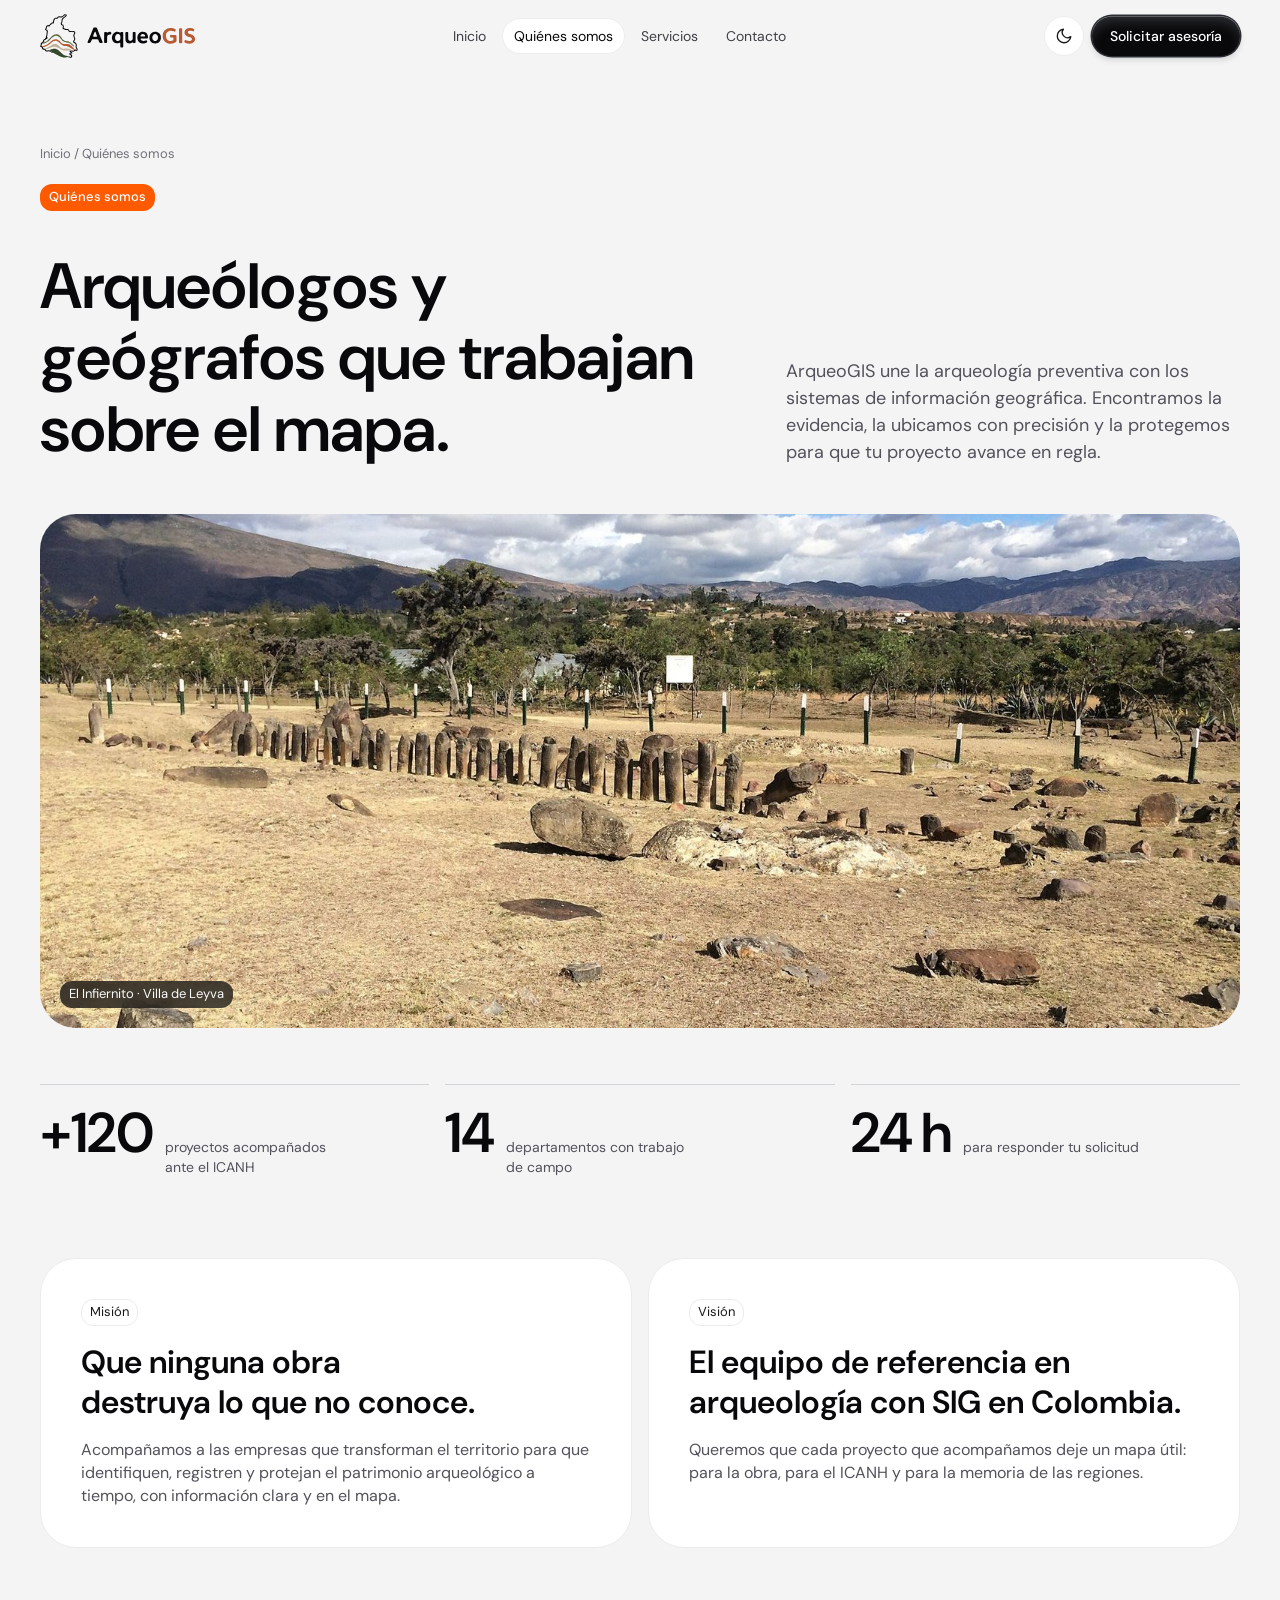
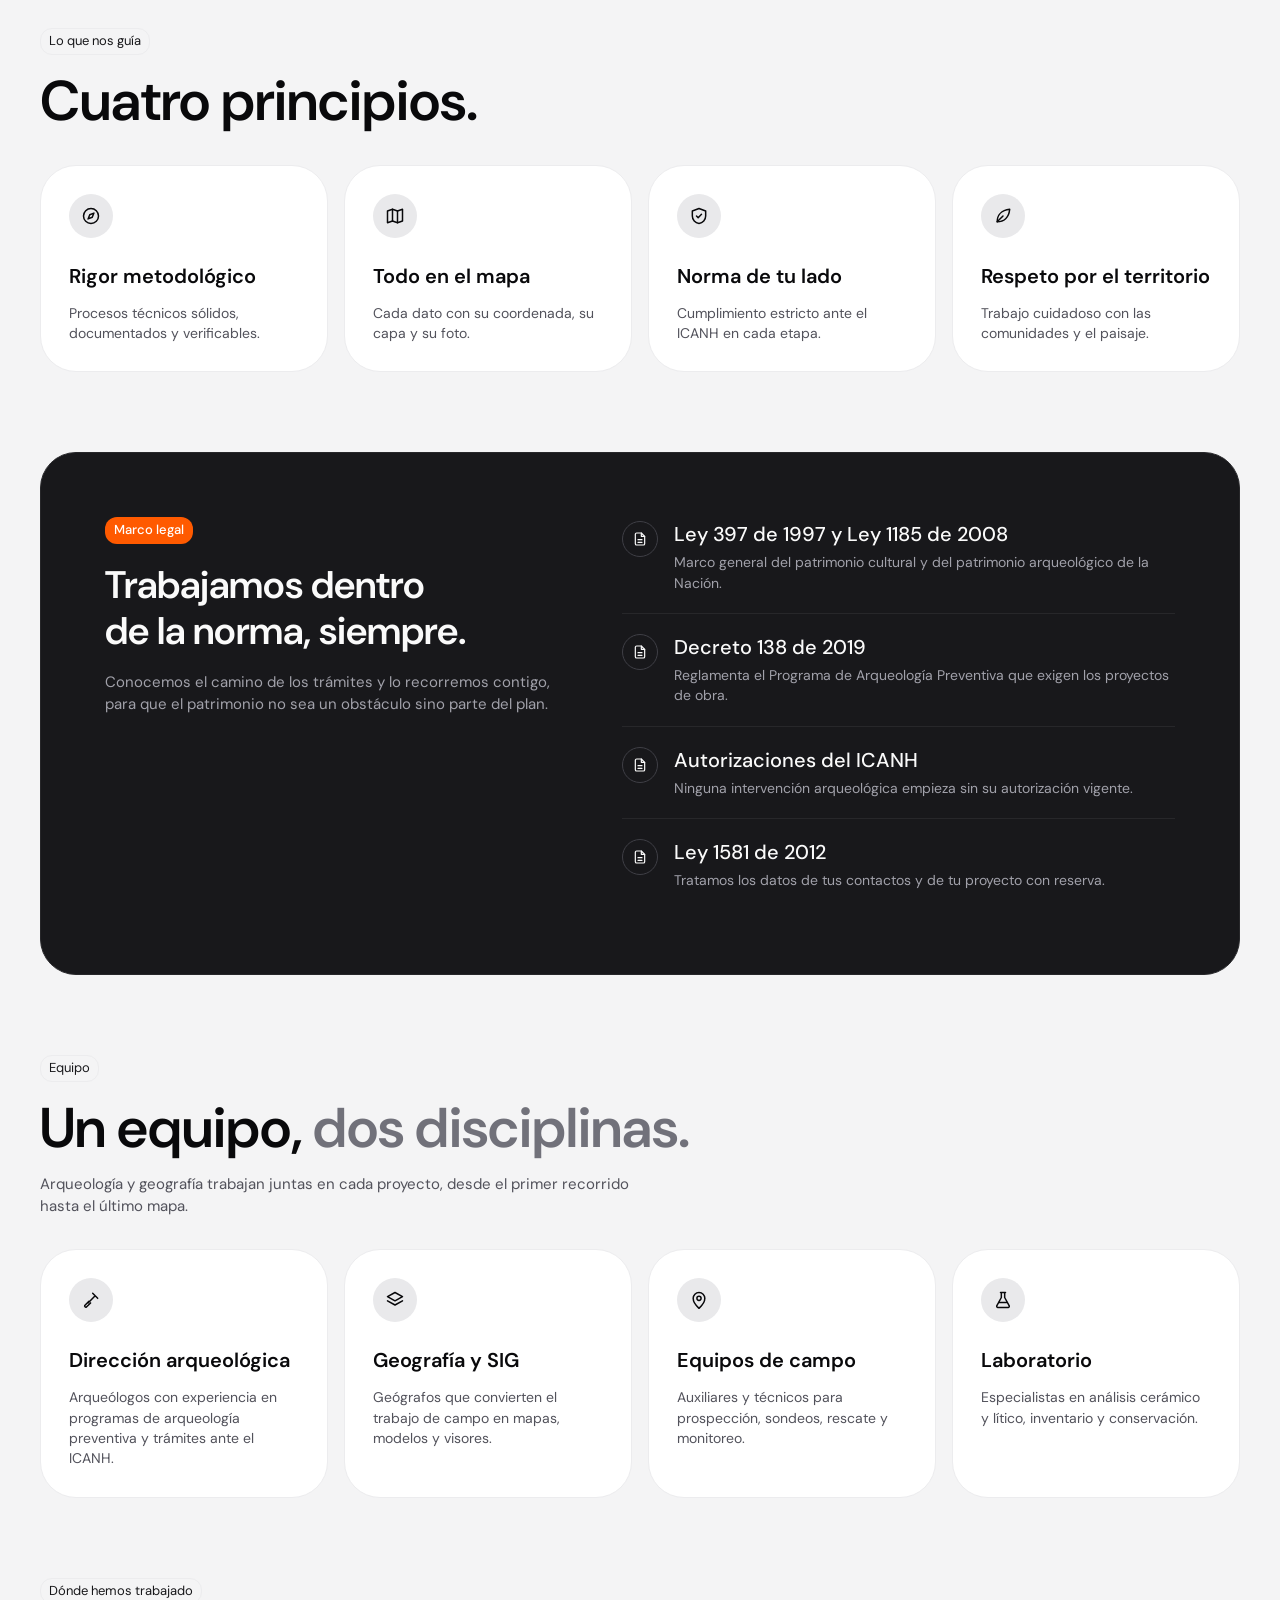
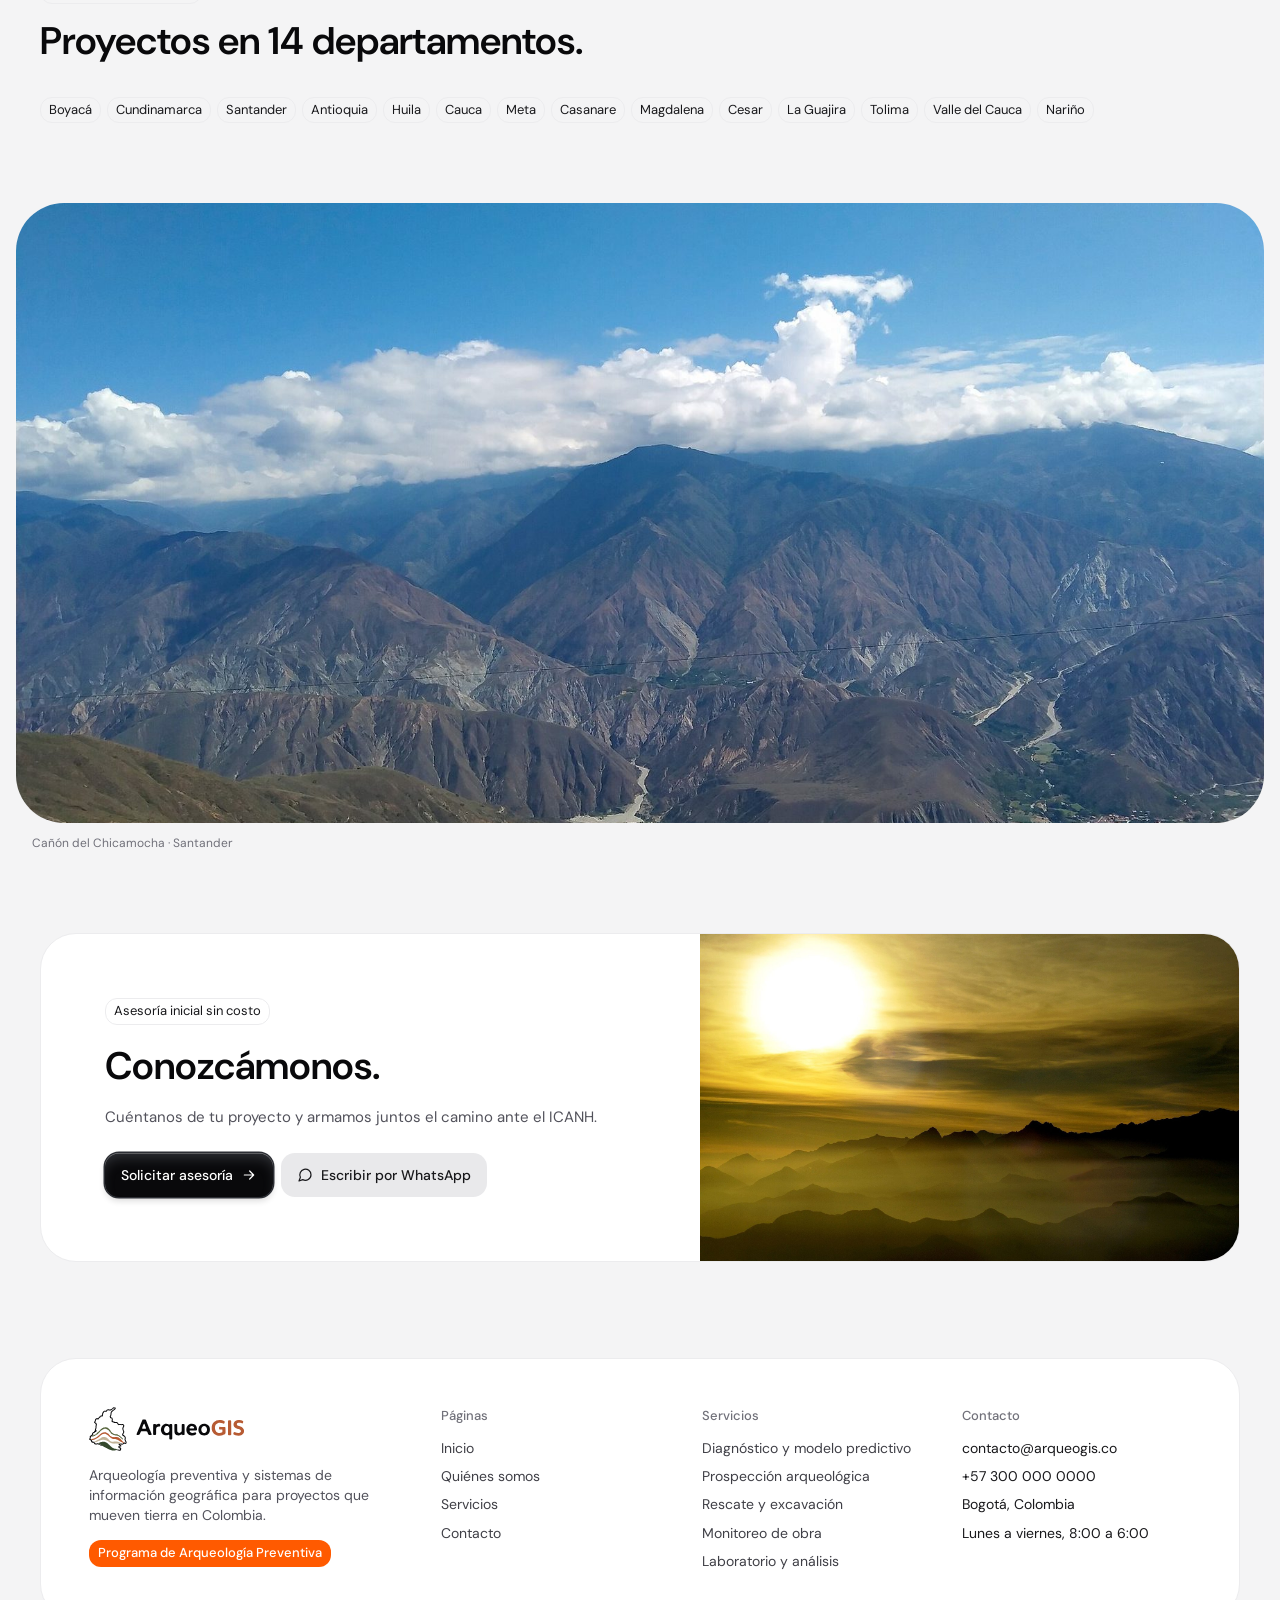
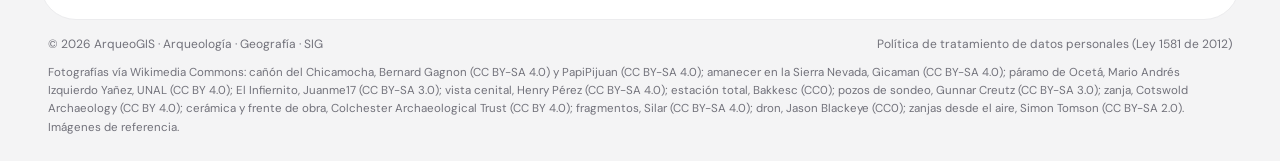
<file: quienes-somos.html>
<!doctype html><html lang="es"><head><meta charset="utf-8"><meta name="viewport" content="width=device-width, initial-scale=1, viewport-fit=cover"><title>Quiénes somos · ArqueoGIS</title><meta name="description" content="El equipo de arqueólogos y geógrafos de ArqueoGIS."><meta name="claude:viewport-fit-sides" content="cover"><meta name="robots" content="noindex, nofollow"><meta name="theme-color" content="#f4f4f5"><link rel="preconnect" href="https://fonts.googleapis.com"><link rel="preconnect" href="https://fonts.gstatic.com" crossorigin><link rel="stylesheet" href="https://fonts.googleapis.com/css2?family=DM+Sans:opsz,wght@9..40,300..700&display=swap"><link rel="stylesheet" href="agis.css"><script>(function(){var h=document.documentElement;h.classList.add('js');try{var t=localStorage.getItem('agis-tema');if(t==='dark'||t==='light')h.setAttribute('data-theme',t)}catch(e){}})()</script></head><body><a class="skip" href="#main">Saltar al contenido</a><svg width="0" height="0" style="position:absolute" aria-hidden="true"><symbol id="agSym" viewBox="34.3 25.1 1263.7 1466.1"><path d="M0 0 C6.82 3.45 13.72 4.93 21.23 6.09 C28.29 7.28 33.99 9.57 38.55 15.27 C39 16.11 39.46 16.95 39.93 17.82 C40.4 18.67 40.87 19.52 41.36 20.39 C44.15 26.08 44.47 32.11 42.8 38.19 C41.81 40.76 40.7 43.22 39.49 45.7 C39.28 46.14 39.28 46.14 38.2 48.42 C34.6 55.56 30.03 60.99 24.49 66.7 C23.56 67.73 22.64 68.76 21.69 69.82 C14.95 77.07 8.18 81.97 -0.41 86.66 C-8.11 90.89 -14.74 96.11 -21.51 101.7 C-22.99 102.76 -24.47 103.82 -25.95 104.88 C-29.62 107.69 -32.63 110.95 -35.72 114.38 C-43.22 122.7 -50.84 128.91 -60.51 134.7 C-75.77 143.99 -86.73 156.03 -91.51 173.7 C-91.92 175.19 -92.33 176.68 -92.75 178.21 C-97.25 195.71 -98.69 213.61 -99.93 231.59 C-100.66 241.76 -102.11 251.49 -104.39 261.45 C-104.63 262.52 -104.88 263.59 -105.13 264.69 C-107.41 274.16 -110.53 282.47 -115.7 290.76 C-118.86 296.26 -121.06 300.19 -120.51 306.7 C-119.24 310.08 -117.77 313.25 -116.12 316.46 C-114.66 319.4 -113.64 322.21 -112.64 325.32 C-110.51 329.7 -110.51 329.7 -107.01 331.7 C-102.51 332.7 -102.51 332.7 -99.82 333.02 C-88.25 334.45 -77.9 340 -69.99 348.63 C-66.68 353.25 -65.78 358.5 -64.57 363.95 C-63.75 367.64 -62.77 371 -61.57 374.57 C-59.38 381.52 -58.41 388.5 -57.38 395.7 C-56.32 402.4 -54.36 408.84 -52.4 415.33 C-51.07 421.86 -51.53 427.78 -54.7 433.7 C-55.14 434.53 -55.58 435.36 -56.04 436.21 C-57.52 438.71 -59.14 441.07 -60.82 443.45 C-62.72 446.23 -63.51 447.7 -64.2 451.07 C-63.51 453.7 -63.51 453.7 -61.37 455.3 C-58.16 456.87 -55.68 457.23 -52.14 457.57 C-37.75 459.4 -25.53 464.31 -14.57 473.7 C-3.68 483.02 5.5 484.89 19.43 484.88 C20.05 484.88 20.05 484.88 23.19 484.88 C31.92 484.84 40.53 484.37 49.21 483.41 C60.32 482.18 68.95 482.94 79.49 486.7 C80.38 487 81.27 487.3 82.19 487.61 C100.67 494.31 115.79 509.79 124.43 527.07 C130.94 539.77 137.95 551.76 151.43 558.07 C156.98 559.2 161.55 558.02 166.83 556.18 C173.58 554.13 180.23 554.18 187.24 554.2 C188.51 554.17 189.78 554.14 191.08 554.11 C199.3 554.09 205.79 555.42 213.39 558.58 C219.34 560.72 224.94 560.37 230.97 558.77 C247.85 554.76 275.94 549.23 291.49 558.7 C295.29 561.2 298.88 563.92 302.49 566.7 C303.52 567.43 304.55 568.17 305.61 568.93 C316.91 577.09 322.05 583.05 325.49 596.7 C325.9 597.97 326.31 599.25 326.74 600.57 C330.6 621.82 321.92 640 312.49 658.38 C296.49 689.76 296.49 689.76 297.05 706.26 C297.06 706.8 297.06 706.8 297.11 709.54 C297.45 722.35 299.61 733.78 303.2 746.09 C304.46 750.6 305.49 755.12 306.49 759.7 C308.48 768.32 311.56 774.95 316.55 782.2 C319.69 786.81 321.68 791.43 323.49 796.7 C323.94 797.97 324.38 799.25 324.84 800.57 C328.47 811.45 329.87 819.04 325.55 829.8 C324.46 832.77 323.77 835.67 323.11 838.76 C321.26 846.48 317.43 852.23 312.56 858.41 C309.36 862.65 307.28 867.09 305.18 871.95 C301.52 880.04 297.1 886.79 291.49 893.7 C290.08 896.5 290.28 898.57 290.49 901.7 C293.18 908.96 297.37 915.25 304.49 918.7 C308.01 919.84 311.52 920.8 315.12 921.64 C323.09 924.14 326.5 929.02 330.8 935.76 C331.34 936.57 331.87 937.39 332.43 938.23 C336.33 944.21 336.33 944.21 337.49 947.7 C338.81 948.36 340.13 949.02 341.49 949.7 C359.41 958.94 365.3 971.64 372.24 989.88 C372.63 990.9 373.02 991.93 373.42 992.98 C379.26 1008.71 379.42 1021.65 375.68 1037.88 C375.41 1039.08 375.15 1040.27 374.88 1041.5 C373.72 1046.73 372.48 1051.85 370.79 1056.93 C368 1067.14 369.83 1074.05 373.68 1083.57 C374.09 1084.63 374.51 1085.69 374.94 1086.79 C375.75 1088.86 376.57 1090.93 377.4 1092.99 C378.26 1095.13 379.09 1097.28 379.92 1099.43 C381.96 1104.65 384.41 1109.33 387.3 1114.13 C392.17 1122.42 395.29 1131.19 398.56 1140.18 C399.91 1143.83 401.39 1147.41 402.86 1151.01 C408.76 1165.83 409.49 1179.72 403.49 1194.7 C403.31 1195.15 403.31 1195.15 402.43 1197.44 C398.28 1206.89 390.94 1212.79 381.49 1216.7 C371.8 1219.72 364.49 1218.77 355.18 1215.45 C354.25 1215.13 353.32 1214.81 352.36 1214.48 C347.59 1212.84 342.91 1211.06 338.24 1209.13 C332.57 1207.42 330.1 1207.97 324.49 1209.7 C320.46 1212.27 320.46 1212.27 316.55 1215.38 C315.16 1216.47 313.76 1217.56 312.37 1218.64 C311.09 1219.65 309.81 1220.66 308.49 1221.7 C298.53 1229.09 289.76 1232.99 277.57 1235.68 C272.82 1236.86 268.87 1238.54 264.49 1240.7 C250.23 1244.26 232.28 1243.29 218.65 1237.89 C212.39 1235.53 206.06 1235.51 199.43 1235.45 C197.89 1235.42 196.35 1235.39 194.77 1235.37 C190.5 1235.69 188.03 1236.33 184.49 1238.7 C184.24 1241.2 184.24 1241.2 185.49 1243.7 C190.31 1246.61 195.28 1247.73 200.74 1249.01 C212.67 1252.01 220.97 1255.97 227.49 1266.7 C230.84 1273.01 232.31 1278.46 231.49 1285.7 C229.08 1292.41 225.44 1296.01 219.49 1299.7 C216.26 1301.02 213.32 1302.09 209.99 1303.01 C209.54 1303.13 209.54 1303.13 207.29 1303.78 C197.28 1306.38 187.21 1306.55 176.93 1306.47 C174.05 1306.74 172.05 1307.36 169.49 1308.7 C166.49 1312.7 166.49 1312.7 166.43 1316.13 C167.82 1320.81 169.51 1321.87 173.49 1324.7 C177 1326.38 180.6 1327.76 184.24 1329.13 C200.99 1335.5 215.43 1344.55 223.22 1361.45 C224.66 1366.28 225.06 1370.75 225.05 1375.76 C225.05 1376.23 225.05 1376.23 225.05 1378.63 C224.81 1388.93 222.11 1398.35 219.19 1408.16 C218.23 1411.62 217.61 1415.11 216.99 1418.63 C215.51 1425.66 213.15 1429.9 207.3 1434.37 C189.18 1446.11 166.09 1446.89 145.49 1442.7 C140.17 1441.11 134.99 1439.21 129.8 1437.26 C106.05 1428.45 106.05 1428.45 95.43 1428.2 C88.91 1427.89 83.57 1427.09 77.49 1424.7 C76.83 1423.71 76.17 1422.72 75.49 1421.7 C76.93 1419.76 76.93 1419.76 79.49 1417.7 C82.48 1417.33 85.48 1416.99 88.49 1416.7 C91.49 1413.7 91.49 1413.7 91.78 1410.78 C91.76 1410.24 91.76 1410.24 91.68 1407.51 C91.66 1406.96 91.66 1406.96 91.59 1404.21 C91.56 1403.38 91.52 1402.55 91.49 1401.7 C96.23 1400.66 100.07 1400.86 104.86 1401.57 C110.47 1402.35 115.96 1402.85 121.61 1403.07 C129.36 1403.5 136.13 1405.37 143.49 1407.7 C154.71 1411.07 168.41 1415.09 179.74 1410.33 C183.75 1406.49 184.83 1402.32 186.36 1397.07 C186.67 1396.12 186.98 1395.18 187.29 1394.2 C189.49 1387.03 191.31 1379.49 187.93 1372.45 C182.78 1366.65 177.75 1363.13 170.71 1360.1 C153.17 1352.47 137.65 1343.76 129.99 1325.26 C127.3 1317.09 125.84 1309.52 129.68 1301.45 C133.98 1293.67 140.2 1288.55 148.67 1285.58 C153.08 1284.56 157.21 1284.34 161.74 1284.2 C179.85 1283.45 179.85 1283.45 185.49 1279.7 C185.49 1277.2 185.49 1277.2 184.49 1274.7 C180.79 1272.84 177.1 1272.21 173.05 1271.51 C161.01 1268.97 150.49 1264.1 143.49 1253.7 C137.61 1243.56 138.7 1234.84 141.43 1223.82 C144.25 1214.95 144.25 1214.95 148.61 1211.82 C160.5 1206.32 172.05 1206.22 184.86 1206.13 C187.59 1206.11 190.32 1206.08 193.05 1206.04 C195.51 1206.01 197.96 1205.99 200.42 1205.97 C204.11 1205.72 206.16 1205.06 209.49 1203.7 C212.42 1203.71 212.42 1203.71 215.64 1204.09 C216.83 1204.22 218.02 1204.35 219.25 1204.49 C220.48 1204.64 221.72 1204.79 222.99 1204.95 C224.19 1205.08 225.4 1205.22 226.64 1205.36 C233.63 1206.16 240.57 1207.13 247.51 1208.29 C257.7 1209.68 269.47 1209.86 278.21 1203.81 C284.65 1198.24 289.79 1191.75 294.49 1184.7 C298.83 1183.13 303.18 1181.78 307.59 1180.48 C313.32 1178.69 316.92 1176.71 321.49 1172.7 C334.35 1172.32 347.67 1178.17 359.44 1182.88 C362.94 1183.82 365.02 1183.71 368.49 1182.7 C372.24 1178.95 372.4 1178.69 372.86 1173.38 C372.69 1162.49 366.45 1152.29 362 1142.56 C358.92 1135.79 356.19 1128.92 353.51 1121.98 C351.36 1116.52 348.8 1111.54 345.86 1106.45 C337.57 1091.25 332.17 1071.33 336.8 1054.26 C337.08 1053.39 337.35 1052.51 337.64 1051.61 C338.65 1048.13 339.28 1044.64 339.93 1041.07 C340.76 1036.68 341.67 1032.88 343.68 1028.88 C346.26 1022.92 346.53 1018.07 344.64 1011.96 C343.38 1008.8 341.96 1005.76 340.49 1002.7 C339.86 1001.32 339.23 999.94 338.59 998.52 C332.19 984.93 332.19 984.93 324.07 981.75 C323.3 981.5 322.53 981.26 321.74 981.01 C313.21 977.71 307.53 971.16 302.05 964.07 C295.71 956.12 287.65 952.29 278.74 947.7 C267.91 941.94 263.57 936.18 259.49 924.7 C258.92 923.22 258.36 921.75 257.78 920.23 C257.2 918.66 256.62 917.08 256.05 915.51 C255.78 914.78 255.78 914.78 254.43 911.09 C252.92 904.03 255.04 898.17 257.86 891.7 C258.26 890.77 258.66 889.84 259.07 888.88 C259.54 887.83 260.01 886.78 260.49 885.7 C261.1 884.28 261.72 882.87 262.35 881.42 C264.51 876.56 266.9 871.84 269.36 867.13 C269.77 866.33 270.18 865.54 270.6 864.71 C273.03 860.08 275.72 856.09 278.94 851.94 C282.16 847.28 284.41 842.07 286.8 836.95 C287.07 836.38 287.07 836.38 288.43 833.54 C292.57 824.8 295.39 817.12 292.54 807.47 C290.94 803.18 289.22 798.93 287.49 794.7 C285.62 790.08 283.77 785.45 281.93 780.82 C281.44 779.6 280.95 778.38 280.45 777.12 C277.33 769.14 274.84 761.29 272.73 752.98 C271.29 748.02 269.37 743.38 267.36 738.63 C257.14 714.12 261.41 692.74 270.7 668.69 C272.98 663.6 275.77 658.87 278.58 654.07 C284.35 643.91 287.82 632.74 291.49 621.7 C291.82 620.71 292.15 619.72 292.49 618.7 C293.47 608.64 287.38 601.91 281.71 594.23 C279.08 591.23 276.87 589.84 272.86 589.43 C271.89 589.43 270.92 589.44 269.93 589.45 C269.45 589.44 269.45 589.44 267.05 589.43 C264.06 589.65 261.37 590.09 258.44 590.68 C251.91 591.92 245.5 592.12 238.86 592.13 C237.64 592.14 236.42 592.14 235.15 592.14 C225.18 592.01 216.81 590.36 207.49 586.7 C193.98 582.19 176.76 586.21 163.49 589.7 C151.55 592.35 139.73 593.4 128.61 587.2 C126.88 586.07 125.17 584.9 123.49 583.7 C122.6 583.06 121.71 582.43 120.8 581.78 C111.48 574.28 106.73 564.19 101.49 553.7 C101.03 552.79 100.57 551.89 100.1 550.96 C98.36 547.5 96.65 544.09 95.18 540.51 C91.25 533.97 84.28 529.7 78.08 525.47 C76.3 524.25 74.53 523 72.77 521.73 C71.89 521.1 71.02 520.47 70.11 519.82 C69.32 519.25 68.53 518.67 67.71 518.08 C63.77 515.63 60.55 515.65 56.11 516.13 C48.82 516.79 41.58 516.75 34.27 516.66 C29.21 516.61 24.5 516.93 19.49 517.7 C-1.76 519.11 -20.23 514.57 -36.76 500.51 C-37.7 499.67 -38.63 498.83 -39.59 497.96 C-47.82 491.57 -57.1 491.75 -67.11 490.97 C-76.25 490.14 -84.5 488.91 -90.82 481.57 C-98.98 471.5 -99.82 461.49 -98.51 448.7 C-97.35 444.36 -95.66 440.63 -93.51 436.7 C-93.24 436.19 -93.24 436.19 -91.88 433.66 C-90.86 431.79 -89.81 429.92 -88.75 428.07 C-85.83 422.45 -85.92 417 -87.46 411 C-87.89 409.68 -88.32 408.36 -88.76 407.01 C-90.79 400.45 -92.29 394.01 -93.51 387.26 C-95.2 378.2 -96.82 370.47 -104.51 364.7 C-107.74 364.1 -110.88 363.64 -114.14 363.26 C-125.21 361.76 -134.96 359.64 -142.51 350.7 C-151.22 337.48 -160.32 314.57 -158.51 298.7 C-156.31 290.64 -151.74 284.68 -146.88 278.02 C-143.5 273.32 -140.9 269.02 -139.33 263.46 C-138.79 261.65 -138.2 259.87 -137.55 258.11 C-134.47 249.83 -133.58 241.9 -132.95 233.13 C-132.71 230.21 -132.47 227.28 -132.23 224.35 C-132.11 222.9 -132 221.45 -131.88 219.95 C-131.06 210.45 -129.94 200.98 -128.83 191.51 C-128.55 189 -128.3 186.5 -128.05 184 C-126.53 169.18 -121.38 156.47 -114.32 143.45 C-113.72 142.27 -113.11 141.09 -112.48 139.88 C-106.22 128.21 -98.28 119.33 -87.45 111.76 C-86.63 111.17 -85.82 110.59 -84.98 109.99 C-83.31 108.79 -81.63 107.6 -79.95 106.42 C-77.63 104.78 -75.33 103.12 -73.03 101.45 C-66.4 96.67 -59.73 92.16 -52.64 88.07 C-47.91 85.31 -44 82.5 -40.07 78.7 C-33.7 72.58 -26.27 68.8 -18.51 64.7 C-7.22 58.56 2.04 51.84 7.49 39.7 C7.49 37.05 7.49 37.05 6.49 34.7 C0.01 29.54 -9.92 28.1 -17.95 27.2 C-28.99 28.75 -34.58 36.86 -41.35 44.88 C-54.36 60.12 -70.93 71.39 -88.51 80.7 C-90.76 81.9 -93.01 83.11 -95.26 84.32 C-96.32 84.88 -97.38 85.45 -98.47 86.03 C-101.34 87.6 -104.1 89.29 -106.89 91.01 C-132.96 106.46 -158.56 109.32 -188.07 102.37 C-192.82 101.06 -197.21 99.12 -201.57 96.87 C-207.4 94.54 -212.26 95.61 -217.95 97.82 C-219 98.21 -220.05 98.61 -221.13 99.02 C-236.3 106.56 -247.96 120.59 -255.58 135.31 C-259.97 143 -267.35 146.06 -275.51 148.7 C-284.84 150.98 -292.92 149.67 -301.51 145.7 C-302.52 144.97 -303.53 144.25 -304.57 143.51 C-311.63 139.15 -318.5 140.7 -326.2 142.38 C-339.37 145.51 -339.37 145.51 -343.13 151.11 C-344.81 154.14 -346.37 157.21 -347.89 160.32 C-353.12 170.95 -359.39 178.75 -367.89 186.95 C-371.86 190.89 -374.31 194.14 -374.76 199.88 C-374.51 203.7 -374.51 203.7 -373.7 208.57 C-372.63 219.51 -377.71 230.86 -382.5 240.5 C-385.41 246.81 -384.9 253.13 -383.51 259.76 C-381.89 268.21 -381.43 276.72 -383.7 285.07 C-393.68 297.94 -408.51 300.68 -423.57 303.82 C-424.21 303.95 -424.21 303.95 -427.45 304.63 C-435.76 306.31 -443.63 307.35 -452.13 307.3 C-456.4 307.8 -458.99 309.25 -462.51 311.7 C-465.58 317.05 -466.9 322.21 -468.32 328.2 C-470.11 335.13 -472.5 339.63 -477.51 344.7 C-478.11 345.33 -478.71 345.96 -479.32 346.62 C-487.07 354.15 -497.46 356.85 -507.6 359.8 C-508.56 360.1 -509.52 360.39 -510.51 360.7 C-511.42 360.96 -512.33 361.22 -513.27 361.5 C-516.33 363.13 -516.48 364.39 -517.51 367.7 C-529.07 396.54 -529.07 396.54 -541.95 404.13 C-551.89 406.32 -559.67 403.22 -567.95 398.01 C-569.12 397.24 -570.3 396.48 -571.51 395.7 C-581.02 392.52 -590.67 397.17 -599.51 400.7 C-602.8 402.47 -604.74 404.08 -607.51 406.7 C-608.13 407.28 -608.75 407.86 -609.39 408.46 C-618.1 417.4 -619.05 427.77 -619.01 439.76 C-618.95 457.95 -625.94 469.66 -637.59 483.29 C-639.85 486.12 -641.54 488.41 -641.45 492.13 C-640.2 495.55 -638.14 497.19 -635.51 499.7 C-634.74 500.44 -633.97 501.18 -633.18 501.94 C-627.78 506.71 -622.98 509.49 -616.14 511.82 C-608.87 514.37 -608.87 514.37 -605.32 517.63 C-603.23 522.32 -601.76 527.08 -600.23 531.98 C-597.79 539.14 -594.2 545.86 -590.79 552.6 C-584.32 565.58 -581.97 575.18 -586.31 589.16 C-587.42 592.42 -588.69 595.52 -590.09 598.67 C-598.77 619.51 -598.33 639.49 -597.67 661.7 C-597.14 680.45 -598.96 695.97 -606.32 713.45 C-606.76 714.51 -607.19 715.57 -607.64 716.67 C-610.06 722.51 -612.68 728.16 -615.64 733.76 C-618.14 738.6 -619.72 742.15 -618.51 747.7 C-615.92 751.2 -612.76 753.2 -609.14 755.51 C-601.72 760.34 -596.82 766.01 -594.51 774.7 C-593.28 785.64 -599.16 795.19 -605.51 803.7 C-611.4 810.98 -619.46 814.25 -627.78 818.05 C-633.33 820.6 -638.28 823.27 -643.14 827 C-646.08 829.1 -649.19 830.69 -652.39 832.38 C-658.97 836.04 -663.74 840.51 -668.79 846.06 C-673.6 850.73 -678.85 852.18 -685.2 853.95 C-696.49 857.42 -704.26 862.39 -711.51 871.7 C-713.38 875.43 -713.01 879.18 -711.72 883.1 C-710.69 885.65 -709.62 888.18 -708.51 890.7 C-705.58 897.62 -704.35 902.86 -706.57 910.2 C-709.64 915.73 -713.77 920.03 -718.32 924.38 C-720.51 926.7 -720.51 926.7 -721.16 928.98 C-723.19 933.05 -726.7 934.99 -730.39 937.45 C-731.94 938.52 -733.48 939.59 -735.03 940.66 C-737.67 942.46 -740.33 944.22 -743.02 945.95 C-749.22 950.13 -751.91 953.15 -754.7 960.13 C-758.53 968.37 -764.14 970.4 -772.26 973.38 C-775.46 974.48 -778.66 975.56 -781.89 976.56 C-785.48 978.12 -787.76 980.19 -789.51 983.7 C-790.17 990.01 -789.01 994.66 -787.01 1000.7 C-784.12 1009.55 -783.13 1016.14 -786.98 1024.95 C-791.01 1032.17 -796.51 1038.54 -802.07 1044.63 C-804.64 1047.86 -805.51 1049.59 -805.51 1053.7 C-802.67 1057.96 -798.93 1058.18 -794.2 1059.32 C-793.77 1059.43 -793.77 1059.43 -791.61 1059.98 C-788.27 1060.81 -784.97 1061.63 -781.57 1062.12 C-778.3 1063.03 -777.27 1065.73 -775.43 1068.39 C-770.87 1073.88 -764.32 1077.78 -758.46 1081.77 C-750.67 1087.46 -747.14 1093.13 -745.51 1102.7 C-745.29 1107.21 -745.34 1111.72 -745.61 1116.24 C-745.9 1122.5 -744.79 1126.37 -741.51 1131.7 C-732.31 1141.45 -718.22 1142.2 -705.51 1143.7 C-700.31 1143.82 -695.62 1143.56 -690.51 1142.7 C-685.11 1142.44 -680.53 1142.57 -675.51 1144.7 C-673.64 1147.26 -673.64 1147.26 -671.51 1150.7 C-667.93 1154.54 -664.16 1158.2 -660.28 1161.73 C-658.02 1164.24 -657.94 1166.58 -657.29 1169.81 C-653.92 1182.31 -648.32 1190.07 -637.22 1196.64 C-636 1197.32 -634.77 1198 -633.51 1198.7 C-631.59 1199.88 -629.68 1201.07 -627.76 1202.26 C-617.06 1208.39 -603.22 1206.07 -591.51 1203.7 C-588.24 1202.63 -585.6 1201.31 -582.51 1199.7 C-580.76 1198.79 -579.01 1197.9 -577.26 1197.01 C-576.47 1196.59 -575.68 1196.18 -574.87 1195.75 C-569.46 1193.34 -563.53 1193.24 -557.7 1192.7 C-555.96 1192.53 -554.23 1192.36 -552.49 1192.2 C-551.66 1192.12 -550.82 1192.04 -549.96 1191.95 C-547.63 1191.71 -545.32 1191.39 -543 1191.07 C-539.51 1190.7 -539.51 1190.7 -537.51 1191.7 C-537.23 1194.41 -537.2 1197.1 -537.15 1199.84 C-536.26 1203.84 -534.72 1205.15 -531.51 1207.7 C-528.53 1209.18 -525.66 1210.48 -522.57 1211.7 C-521.73 1212.04 -520.88 1212.39 -520.01 1212.74 C-515.2 1214.69 -510.35 1216.5 -505.45 1218.2 C-485.52 1225.18 -467.84 1235.4 -450.26 1246.95 C-449.83 1247.23 -449.83 1247.23 -447.63 1248.66 C-442.29 1252.23 -437.96 1256.07 -433.51 1260.7 C-432.15 1261.8 -430.76 1262.87 -429.32 1263.88 C-425.51 1266.7 -425.51 1266.7 -423.64 1268.95 C-420.66 1271.39 -417.7 1271.64 -413.95 1272.2 C-411.51 1272.7 -411.51 1272.7 -407.51 1274.7 C-406.76 1277.82 -406.76 1277.82 -406.51 1280.7 C-410.54 1282.04 -414.44 1282 -418.64 1282.07 C-420.27 1282.12 -421.9 1282.17 -423.58 1282.22 C-437.81 1281.58 -451.44 1274.91 -464.2 1269.13 C-464.98 1268.78 -465.76 1268.43 -466.56 1268.07 C-479.57 1262.23 -492.17 1255.84 -504.51 1248.7 C-526.17 1236.28 -546.02 1226.85 -571.51 1228.7 C-575.14 1229.88 -575.14 1229.88 -578.51 1231.7 C-580.3 1232.57 -582.09 1233.42 -583.89 1234.26 C-584.74 1234.67 -585.59 1235.09 -586.47 1235.51 C-600.48 1240.97 -622.49 1241.51 -636.51 1235.7 C-673.39 1217.98 -673.39 1217.98 -679.95 1204.32 C-681.1 1200.92 -681.89 1197.99 -682.51 1194.51 C-684.31 1185.83 -689.68 1180.97 -696.51 1175.7 C-700.04 1174.52 -702.73 1174.63 -706.45 1174.7 C-707.84 1174.72 -709.23 1174.74 -710.66 1174.75 C-713.58 1174.8 -716.49 1174.85 -719.4 1174.91 C-732.66 1175.04 -741.45 1172.11 -753.07 1166.01 C-754.05 1165.52 -755.03 1165.02 -756.03 1164.52 C-765.67 1159.49 -774.58 1153.22 -778.51 1142.7 C-779.95 1135.69 -779.29 1131.12 -777.23 1124.37 C-775.8 1119.06 -775.62 1114.55 -778.01 1109.57 C-785.68 1100.76 -792.63 1096.87 -804.39 1095.32 C-817.06 1093.3 -827.19 1087.34 -835.47 1077.32 C-841.69 1068.33 -842.24 1060.37 -841.51 1049.7 C-838.63 1039.51 -830.51 1030.16 -824.43 1021.64 C-820.4 1015.45 -820.2 1010.92 -821.51 1003.7 C-822.02 1002 -822.54 1000.32 -823.07 998.63 C-826.29 987.43 -825.93 975.1 -820.51 964.7 C-812.72 950.65 -802.56 941.66 -787.2 937.13 C-786.53 936.96 -786.53 936.96 -783.15 936.07 C-776.18 933.44 -773.8 928.75 -770.7 922.26 C-764.81 911.02 -758.6 908.37 -746.8 904.19 C-743.51 902.7 -743.51 902.7 -740.51 898.7 C-740.6 894.25 -741.88 890.78 -743.57 886.76 C-746.8 878.15 -747.43 867.83 -743.57 859.32 C-736.96 848.2 -726.72 839.67 -716.13 832.52 C-713.51 830.7 -713.51 830.7 -710.96 828.62 C-704.58 823.51 -698.88 821.29 -690.89 819.58 C-686.12 818.33 -683.45 817.19 -680.79 812.95 C-679.44 809.52 -678.71 806.32 -678.07 802.7 C-675.94 792.43 -671.08 787.47 -662.51 781.7 C-659.6 780.22 -656.69 778.92 -653.66 777.7 C-651.51 776.7 -651.51 776.7 -650.51 774.7 C-650.46 772.1 -650.48 769.5 -650.52 766.9 C-650.54 765.3 -650.55 763.7 -650.57 762.05 C-650.61 758.69 -650.67 755.34 -650.73 751.98 C-650.86 737.07 -649.28 725.42 -641.57 712.57 C-632.55 696.78 -629.13 682.63 -629.26 664.45 C-629.27 663.17 -629.27 661.89 -629.27 660.57 C-629.35 651.8 -630.1 643.35 -631.51 634.7 C-632.68 619.45 -626.32 601.17 -620.45 587.16 C-618.83 582.91 -618.62 579.09 -619.51 574.7 C-621.26 571.39 -623.28 568.36 -625.37 565.26 C-627.67 561.43 -629.03 557.74 -630.45 553.51 C-633.16 545.89 -636.64 541.15 -642.51 535.7 C-642.88 535.32 -642.88 535.32 -644.71 533.44 C-649.71 528.55 -655.14 525.01 -661.2 521.57 C-670.18 516.47 -676.85 511.81 -680.51 501.7 C-682.01 492.49 -679.72 485.32 -674.51 477.7 C-670.3 472.8 -665.7 468.63 -660.64 464.63 C-656.86 461.08 -654.72 457.7 -653.51 452.7 C-653.47 450.75 -653.5 448.8 -653.58 446.86 C-653.67 439.06 -652.35 431.76 -650.82 424.13 C-650.58 422.81 -650.34 421.49 -650.08 420.13 C-646.84 403.57 -640.16 386.42 -626.51 375.7 C-615.17 368.5 -602.85 365.61 -589.58 364.96 C-583.26 364.41 -579.25 361.64 -574.51 357.7 C-569.25 355.94 -564.12 356.23 -558.82 357.76 C-555.12 358.81 -553.15 358.91 -549.51 357.7 C-547.33 355.52 -545.81 353.17 -544.18 350.57 C-543.69 349.81 -543.2 349.05 -542.7 348.26 C-542.26 347.54 -541.82 346.82 -541.37 346.07 C-536.17 339.42 -530.28 336.43 -522.57 333.7 C-512.87 330.24 -505.04 326.14 -499.81 316.87 C-497.59 311.44 -496.72 305.71 -495.56 299.99 C-493.37 291.03 -488.37 283.68 -480.51 278.7 C-472.28 274.58 -464.15 275.57 -455.22 275.99 C-446.27 276.21 -439.62 274.41 -431.51 270.7 C-430.62 270.32 -429.74 269.94 -428.82 269.55 C-425.52 268.14 -422.5 266.69 -419.51 264.7 C-418.48 260.74 -418.5 258.73 -419.51 254.7 C-420.86 241.64 -414.34 230.03 -408.51 218.7 C-407.11 213.09 -407.08 208.38 -408.51 202.76 C-410.58 194.36 -409.86 187.21 -405.51 179.7 C-399.36 171.42 -392.46 164.58 -384.52 158.06 C-378.64 152.79 -375.75 146.61 -372.38 139.54 C-365.67 125.69 -355.12 116.48 -340.84 110.59 C-334.73 108.56 -328.59 107.78 -322.25 109.2 C-318.63 109.85 -315.13 109.83 -311.45 109.82 C-310.06 109.82 -308.66 109.83 -307.23 109.83 C-303.51 109.7 -303.51 109.7 -299.51 108.7 C-292.19 108.47 -292.19 108.47 -288.51 109.7 C-281.45 110.38 -281.45 110.38 -277.95 107.82 C-275.51 104.7 -275.51 104.7 -274.18 102.63 C-268.55 93.98 -261.12 87.54 -253.51 80.7 C-252.66 79.86 -251.8 79.02 -250.93 78.16 C-245.59 73 -240.59 70.74 -233.51 68.7 C-232.8 68.48 -232.8 68.48 -229.21 67.38 C-208.42 61.13 -208.42 61.13 -197.32 64.95 C-189.4 67.38 -181.53 68.82 -173.32 70.01 C-172.17 70.18 -171.02 70.35 -169.84 70.53 C-147.82 73.54 -147.82 73.54 -138.45 69.26 C-137.83 68.99 -137.83 68.99 -134.7 67.61 C-134.01 67.3 -134.01 67.3 -130.51 65.7 C-127.02 64.13 -123.52 62.6 -120.01 61.07 C-119.56 60.87 -119.56 60.87 -117.3 59.88 C-112.03 57.62 -106.92 55.88 -101.32 54.57 C-91.1 52.09 -84.47 45.9 -76.89 38.89 C-74.73 36.89 -72.51 34.98 -70.26 33.07 C-64.38 27.91 -60.05 22.08 -55.57 15.7 C-47.69 4.63 -40.03 -1.84 -26.76 -5.68 C-16.19 -7.23 -9.34 -4.85 0 0 Z " fill="currentColor" transform="translate(882.51171875,38.3046875)"/><path d="M0 0 C0.64 0.11 0.64 0.11 3.9 0.65 C11.99 2.04 18.48 4.99 25.71 8.82 C30.33 11.17 35.02 13.17 39.81 15.12 C58.17 22.72 58.17 22.72 64.94 30.08 C69.67 34.49 75.5 37.64 81 41 C81.9 41.56 82.81 42.12 83.74 42.7 C86.99 44.68 90.22 46.61 93.64 48.31 C106.81 54.93 116.56 66.45 126.79 76.83 C132.82 82.92 139.06 88.55 145.63 94.03 C153.44 100.53 159.19 106.26 164.38 115 C170.46 124.27 177.57 128.59 187.28 133.84 C191.84 136.49 194.59 139.01 198 143 C202.67 148.46 207.42 153.43 213 158 C213.49 158.41 213.49 158.41 215.99 160.46 C222.55 165.75 229.28 170.62 236.31 175.25 C252.31 185.78 252.31 185.78 257.25 191.94 C265.49 201.77 278.27 206.55 290.47 209.21 C297.71 211 304.16 214.07 310.88 217.25 C323.04 222.87 335.14 227.28 348 231 C350.27 231.73 352.54 232.45 354.81 233.19 C361.18 235.14 367.65 236.58 374.14 238.06 C378 239 378 239 382.56 240.56 C386.69 241.9 390.48 242.58 394.75 243.25 C402.59 244.65 409.62 247.13 416 252 C417.32 257.27 418.38 262.6 415.56 267.5 C411.89 269.65 408.2 269.53 404 270 C403.36 270.66 402.71 271.31 402.05 271.99 C399.5 274.49 398.26 274.54 394.75 274.69 C393.73 274.75 392.71 274.81 391.65 274.87 C390.59 274.91 389.53 274.95 388.44 275 C380.89 275.32 374.65 276.21 367.61 279.02 C363.57 280.54 359.56 281.26 355.31 282.06 C354.46 282.23 353.6 282.39 352.71 282.56 C350.97 282.89 349.23 283.21 347.49 283.53 C345.18 283.97 342.88 284.42 340.57 284.88 C329.05 287.16 317.97 288.08 306.25 288.19 C305.36 288.2 304.47 288.21 303.56 288.23 C298.04 288.23 293.3 287.43 288 286 C283.19 285.57 278.6 285.47 274 287 C263.79 290.4 252.41 286.86 242.62 283.5 C238.56 282.18 234.75 281.34 230.56 280.56 C225.11 279.53 220.32 278.12 215.25 275.9 C211.63 274.45 207.81 273.83 204 273 C196.56 270.61 189.37 267.53 182.14 264.59 C177.9 262.96 173.63 261.58 169.31 260.19 C157.53 256.26 146.45 250.69 135.28 245.33 C133.71 244.58 132.15 243.83 130.59 243.08 C129.83 242.72 129.07 242.36 128.29 241.98 C122.63 239.27 116.92 236.73 111.12 234.31 C86.3 223.94 62.22 211.94 38.57 199.15 C27.37 193.09 16.03 187.41 4.5 182 C-7.13 176.55 -18.58 171.08 -29.45 164.2 C-33.78 161.51 -38.2 158.98 -42.62 156.44 C-51.92 151.09 -60.94 145.43 -69.8 139.39 C-72.09 137.94 -74.44 136.77 -76.88 135.56 C-81.57 132.65 -82.04 130.95 -84 126 C-87.27 124.36 -89.79 124.01 -93.44 123.81 C-97.63 122.86 -99.34 121.02 -102.19 117.89 C-104.54 115.43 -107.23 113.51 -109.99 111.52 C-111.96 110.03 -113.79 108.38 -115.62 106.73 C-120.15 102.74 -125.02 99.51 -130.12 96.31 C-131.08 95.71 -132.03 95.12 -133.01 94.5 C-146.19 86.29 -159.59 77.98 -174.44 73.2 C-180.59 71.12 -186.51 68.48 -192.48 65.92 C-197.16 63.93 -201.89 62.08 -206.65 60.3 C-210.79 58.01 -212.46 55.85 -213.79 51.28 C-214.3 47.65 -214.28 45.45 -213 42 C-208.3 38.27 -202.99 36.29 -197.44 34.12 C-195.99 33.51 -194.54 32.9 -193.05 32.27 C-188.72 30.46 -184.37 28.72 -180 27 C-178.64 26.45 -177.28 25.9 -175.88 25.33 C-169.29 22.66 -162.71 20.12 -155.94 17.94 C-150.51 16.17 -145.15 14.32 -139.81 12.31 C-133.79 10.13 -127.81 8.89 -121.52 7.75 C-118.3 7.06 -115.53 6.13 -112.5 4.88 C-107.07 2.73 -101.97 2.52 -96.16 2.47 C-92.38 2.04 -89.43 1.24 -85.84 0.05 C-79.2 -2.09 -72.94 -2.87 -66 -3.25 C-64.8 -3.32 -63.6 -3.4 -62.37 -3.47 C-41.02 -4.66 -20.91 -4.66 0 0 Z " fill="#34482c" transform="translate(558,1187)"/><path d="M0 0 C1.3 -0.01 2.59 -0.01 3.93 -0.02 C44.26 0.52 84.01 21.93 113.91 47.63 C116.14 49.55 118.39 51.44 120.66 53.3 C129.33 60.51 137.01 68.32 144.57 76.65 C146.07 78.3 147.58 79.94 149.1 81.58 C153.93 86.81 158.49 92.2 162.96 97.73 C166.11 101.54 169.44 105.17 172.79 108.8 C174.6 110.79 176.35 112.85 178.04 114.94 C181.49 118.76 185.19 121.74 189.38 124.69 C190.16 125.24 190.94 125.8 191.74 126.37 C239.09 159.51 285.76 167.5 343.06 163.5 C374.55 161.36 406.62 159.7 437.25 168.5 C437.72 168.63 437.72 168.63 440.12 169.31 C460.17 175.17 476.57 184.93 492.25 198.5 C494.16 200.05 496.08 201.59 498 203.12 C506.51 210.1 514.46 217.64 522.18 225.46 C524.08 227.34 526.03 229.08 528.06 230.81 C535.73 237.4 542.86 244.68 549.41 252.38 C552.65 256.12 556.04 259.74 559.41 263.38 C561.4 265.57 563.36 267.8 565.29 270.06 C570.62 276.18 576.44 281.83 582.19 287.56 C583.33 288.71 584.47 289.85 585.65 291.03 C591.36 296.74 597.08 302.29 603.25 307.5 C603.88 308.03 604.5 308.57 605.15 309.11 C607.11 310.78 609.08 312.42 611.06 314.06 C611.78 314.66 612.5 315.26 613.24 315.87 C618.78 320.41 624.5 324.63 630.31 328.81 C636.78 333.49 642.58 337.92 647.25 344.5 C646.06 349.26 645.27 349.88 641.25 352.5 C638.24 353.73 635.33 354.82 632.25 355.81 C631.46 356.09 630.66 356.37 629.84 356.65 C623.82 358.64 620.9 358.7 615.25 356.14 C614.07 355.54 612.9 354.94 611.69 354.31 C610.98 353.95 610.98 353.95 607.41 352.13 C607 351.93 607 351.93 604.96 350.88 C599.55 348.13 594.12 345.41 588.69 342.69 C587.48 342.08 586.28 341.48 585.03 340.86 C577.46 337.07 569.84 333.37 562.19 329.75 C553.42 325.6 544.81 321.2 536.27 316.62 C533.26 315.04 530.28 313.58 527.19 312.19 C519.78 308.53 513.25 303.15 506.62 298.25 C466.1 268.34 426.18 244.07 376.25 233.5 C375.36 233.31 374.48 233.12 373.57 232.92 C363.53 230.99 353.31 230.88 343.12 230.5 C281.21 228.19 222.92 210.32 177.16 167.2 C172.97 163.31 168.59 159.67 164.22 156 C161.16 153.42 158.14 150.82 155.14 148.17 C153.78 146.96 152.4 145.77 151.01 144.58 C146.76 140.89 142.97 137.12 139.31 132.83 C132.21 124.81 124.5 117.44 116.11 110.8 C112.85 108.18 109.71 105.44 106.56 102.69 C71.38 72.55 28.58 50.39 -18.75 53.5 C-65.49 57.14 -102.83 83.88 -137.83 112.91 C-140.35 115 -142.9 117.06 -145.44 119.12 C-154.37 126.44 -163.12 133.93 -171.56 141.81 C-178.34 148.1 -185 153.5 -192.94 158.25 C-200.37 162.74 -206.98 168.07 -213.75 173.5 C-228.58 185.18 -243.89 195.71 -260.29 205.09 C-261.99 206.07 -263.69 207.05 -265.38 208.03 C-278.56 215.69 -291.99 222.75 -305.69 229.44 C-307.11 230.13 -308.53 230.83 -309.99 231.55 C-324.92 238.76 -339.96 244.72 -356.06 248.69 C-357.4 249.02 -358.74 249.36 -360.11 249.71 C-375.7 253.57 -391.26 256.53 -407.21 258.39 C-412.11 259 -416.19 259.95 -420.69 261.94 C-423.11 262.71 -423.11 262.71 -425.75 262.5 C-431.33 259.09 -435.93 254.89 -440.75 250.5 C-442.46 249.17 -444.19 247.85 -445.94 246.56 C-451.89 241.78 -451.89 241.78 -453.75 238.5 C-451.18 233.36 -447.93 232.3 -442.75 230.5 C-439.78 229.79 -436.78 229.19 -433.77 228.68 C-432.05 228.37 -430.33 228.07 -428.6 227.76 C-427.71 227.61 -426.82 227.45 -425.9 227.3 C-399.54 222.7 -374.52 215.35 -349.31 206.44 C-348.5 206.15 -347.69 205.87 -346.85 205.57 C-336.99 202.09 -327.62 198.14 -318.32 193.34 C-315.27 191.77 -312.21 190.3 -309.09 188.88 C-299.71 184.63 -291.3 180.18 -283.06 173.93 C-279.61 171.4 -276.07 169.26 -272.38 167.12 C-264.8 162.66 -257.88 157.5 -250.92 152.15 C-247.03 149.19 -243.07 146.32 -239.12 143.44 C-232.35 138.46 -225.67 133.38 -219.09 128.15 C-216.78 126.32 -214.46 124.5 -212.13 122.69 C-203.19 115.76 -194.76 108.62 -186.88 100.5 C-183.42 96.98 -179.89 94.05 -175.88 91.19 C-171.35 87.9 -167.67 84.42 -163.94 80.25 C-150.61 65.36 -134.39 53.97 -117.98 42.75 C-114.59 40.39 -111.27 37.95 -107.94 35.5 C-76.69 13.2 -38.35 0.18 0 0 Z " fill="#b75b33" transform="translate(556.75,864.5)"/><path d="M0 0 C0.72 -0.01 0.72 -0.01 4.37 -0.04 C17.83 -0.06 31 0.74 43.75 5.31 C44.63 5.62 45.5 5.92 46.41 6.23 C65.26 12.93 81.7 21.72 97.38 34.19 C98.94 35.38 100.5 36.56 102.06 37.75 C107.06 41.65 111.71 45.9 116.38 50.19 C117.53 51.24 118.68 52.29 119.88 53.37 C125.32 58.34 130.7 63.27 135.43 68.93 C138.18 72.12 141.06 75.18 143.94 78.25 C144.54 78.89 145.14 79.53 145.76 80.19 C147 81.52 148.24 82.84 149.49 84.17 C151.37 86.18 153.24 88.19 155.11 90.21 C163.57 99.32 171.87 108.12 181.6 115.9 C184.23 118.07 186.71 120.34 189.19 122.69 C213.44 144.64 253.01 157.98 285.57 158.22 C289.52 157.99 293.44 157.6 297.38 157.19 C299.25 157.04 301.12 156.9 302.99 156.77 C305.03 156.62 307.08 156.47 309.12 156.31 C309.58 156.28 309.58 156.28 311.9 156.11 C318.24 155.6 324.49 154.73 330.77 153.75 C341.56 152.07 352.38 151.03 363.25 150.06 C366.05 149.81 368.85 149.55 371.65 149.3 C374.15 149.07 376.65 148.84 379.16 148.62 C381.63 148.37 384.11 148.06 386.56 147.65 C425.32 141.24 472.15 155.19 504.55 176.35 C507.52 178.28 510.53 180.15 513.56 182 C514.1 182.33 514.1 182.33 516.84 184.02 C519.37 185.57 521.91 187.12 524.44 188.67 C548.24 203.34 548.24 203.34 552.38 217.19 C547.3 220.25 543.38 220.56 537.5 220.56 C535.75 220.58 534.01 220.59 532.26 220.61 C529.55 220.62 526.83 220.63 524.12 220.62 C499.93 220.66 499.93 220.66 489.94 227.56 C489.09 228.1 488.25 228.63 487.38 229.19 C485.35 228.59 483.35 227.92 481.38 227.19 C479.42 226.74 477.46 226.33 475.5 225.94 C470.88 224.99 466.32 223.93 461.76 222.73 C435.33 215.78 410.09 215.39 382.94 217.06 C381.65 217.14 380.37 217.22 379.04 217.3 C372.56 217.74 366.27 218.46 359.9 219.71 C334.84 224.45 309.5 221.86 284.38 219.19 C283.29 219.08 282.21 218.96 281.1 218.85 C261.21 216.72 242.39 212.07 224.38 203.19 C223.32 202.67 222.26 202.15 221.17 201.61 C211.94 196.83 203.23 191.15 194.49 185.54 C191.86 183.86 189.21 182.21 186.56 180.56 C177.9 175.03 169.64 168.92 161.45 162.71 C150.04 154.07 138.35 146.11 125.84 139.12 C123.52 137.82 121.21 136.5 118.91 135.16 C110.61 130.3 102.17 126.07 93.38 122.19 C92.36 121.73 91.34 121.28 90.28 120.81 C86.74 119.24 83.18 117.68 79.62 116.12 C78.51 115.63 77.39 115.14 76.24 114.63 C59.93 107.58 43.38 103.25 26 99.94 C24.27 99.6 22.54 99.26 20.81 98.91 C16 97.97 11.19 97.07 6.38 96.19 C5.18 95.97 3.99 95.75 2.76 95.52 C-5.15 94.18 -12.92 93.8 -20.94 93.81 C-22.26 93.81 -23.59 93.81 -24.95 93.82 C-44.76 94.04 -64.33 96.82 -83.62 101.19 C-85.52 101.6 -87.42 102.02 -89.31 102.43 C-99.52 104.71 -109.62 107.13 -119.62 110.19 C-120.6 110.48 -121.57 110.77 -122.57 111.08 C-125.98 112.11 -129.4 113.15 -132.81 114.19 C-133.36 114.35 -133.36 114.35 -136.13 115.19 C-143.04 117.32 -149.85 119.64 -156.62 122.19 C-157.45 122.5 -158.28 122.8 -159.13 123.12 C-161.61 124.05 -164.09 124.99 -166.56 125.94 C-167.46 126.28 -168.36 126.62 -169.29 126.97 C-175.47 129.34 -181.61 131.77 -187.75 134.25 C-199.16 138.85 -210.63 143.26 -222.34 147.04 C-229.12 149.28 -235.63 152.07 -242.19 154.88 C-256.11 160.73 -270.21 165.67 -284.62 170.19 C-285.5 170.47 -286.38 170.75 -287.28 171.04 C-295.48 173.64 -303.06 175.56 -311.62 176.19 C-312.55 176.64 -313.48 177.1 -314.44 177.56 C-315.16 177.77 -315.88 177.97 -316.62 178.19 C-318.35 176.58 -320.01 174.9 -321.62 173.19 C-322.56 172.29 -323.49 171.39 -324.45 170.47 C-324.92 170.01 -324.92 170.01 -327.31 167.69 C-328.27 166.77 -329.22 165.85 -330.2 164.91 C-332.53 162.3 -333.88 160.59 -334.62 157.19 C-330.03 150.7 -324.44 148.6 -317.14 145.9 C-311.97 143.94 -306.93 141.74 -301.88 139.5 C-294.38 136.2 -286.85 133.05 -279.25 130.02 C-269.02 125.94 -259.28 121.64 -249.65 116.29 C-245.29 114.01 -240.82 112.18 -236.25 110.38 C-226.72 106.55 -218.41 101.33 -209.88 95.67 C-206.41 93.39 -202.89 91.19 -199.38 89 C-198.08 88.19 -196.79 87.38 -195.46 86.55 C-191.68 84.22 -187.88 81.95 -184.06 79.69 C-177.71 75.9 -171.58 71.86 -165.45 67.73 C-155.49 61.1 -145.28 54.94 -134.87 49.05 C-130.01 46.26 -125.32 43.24 -120.62 40.19 C-96.07 24.35 -96.07 24.35 -83.62 19.19 C-82.32 18.63 -81.01 18.08 -79.66 17.51 C-75.33 15.69 -70.98 13.93 -66.62 12.19 C-66.08 11.97 -66.08 11.97 -63.34 10.84 C-55.52 7.82 -47.52 5.84 -39.38 3.94 C-38.27 3.68 -37.17 3.42 -36.04 3.15 C-23.95 0.42 -12.36 0.01 0 0 Z " fill="#c2b398" transform="translate(540.625,1024.8125)"/><path d="M0 0 C0.78 0.21 0.78 0.21 4.75 1.25 C24.11 7.18 41.89 17.7 57 31 C58.72 32.38 60.45 33.76 62.19 35.12 C68 39.85 73.4 44.98 78.81 50.15 C82.23 53.41 85.67 56.61 89.25 59.7 C98.04 67.43 105.01 76.66 112 86 C112.45 86.59 112.45 86.59 114.73 89.6 C124.19 102.27 133.81 115.46 138.87 130.61 C140.21 133.44 141.48 134.39 144.06 136.12 C148.78 139.6 152.15 143.59 155.76 148.18 C164.97 159.79 175.63 170.5 187 180 C187.82 180.71 188.63 181.41 189.48 182.14 C206.05 196.19 226.24 205.29 246 214 C246.99 214.53 247.97 215.06 248.99 215.61 C265.26 223.11 285.29 221.32 302.73 220.76 C312.02 220.54 319.71 220.89 328.33 224.83 C331.88 226.39 335.21 226.74 339.06 227 C346.54 227.78 352.3 229.69 359 233 C360.33 233.63 361.65 234.25 363.02 234.89 C370.3 238.41 376.65 242.03 383 247 C385.84 248.73 388.72 250.38 391.61 252.02 C395.38 254.22 399.06 256.54 402.75 258.88 C408.14 262.28 413.59 265.46 419.19 268.5 C430.43 274.76 439.94 282.88 449.68 291.21 C453.07 294.06 456.51 296.79 460 299.5 C470.28 307.53 480.07 315.98 489.55 324.94 C493.17 328.35 496.86 331.59 500.75 334.69 C505.68 338.62 510.05 342.96 514.46 347.46 C516.52 349.52 518.59 351.44 520.81 353.31 C543.16 372.6 543.16 372.6 544.44 385.38 C544 389 544 389 542 393 C537.19 395.4 534.06 395.27 529 394 C521.27 391.09 515.37 386.96 509.43 381.29 C507.06 379.06 504.62 377.06 502.06 375.06 C497.42 371.41 493.1 367.48 488.76 363.48 C486.2 361.18 483.57 359.02 480.88 356.88 C475.91 352.88 471.3 348.58 466.69 344.19 C452.49 330.7 437.58 318.43 421.37 307.41 C417.67 304.76 414.19 301.91 410.69 299 C398.34 289.04 384.76 282.61 370 277 C368.82 276.55 367.63 276.1 366.41 275.63 C353.09 270.72 339.75 266.85 325.71 264.68 C322 264 322 264 319.25 262.97 C315.44 261.83 312.27 261.81 308.29 261.88 C307.56 261.88 307.56 261.88 303.83 261.92 C300.75 261.97 297.66 262.03 294.58 262.08 C276.93 262.26 276.93 262.26 269.53 258 C265.24 255.57 261.4 254.87 256.56 254 C249.97 252.82 244.94 251.04 239 248 C235.5 247.16 235.5 247.16 232 246.62 C209.89 242.47 188.64 230.71 171 217 C169.93 216.22 168.85 215.44 167.75 214.64 C148.33 200.17 123.25 178.15 118.94 153.19 C118.05 149.48 117.48 148.33 114.28 146.14 C112 145.02 109.71 143.93 107.41 142.85 C98.23 137.87 92.2 127.77 85.92 119.68 C75.36 106.37 64.17 92.8 51 82 C49.87 81.03 48.74 80.07 47.58 79.07 C29.38 63.67 9.64 52.73 -13.44 46.48 C-14.41 46.22 -15.39 45.95 -16.4 45.68 C-17.26 45.45 -18.12 45.22 -19.01 44.99 C-22 44 -22 44 -26.11 41.93 C-31.66 39.43 -36.86 39.41 -42.87 39.43 C-43.98 39.43 -45.1 39.42 -46.25 39.41 C-48.6 39.41 -50.94 39.41 -53.29 39.42 C-56.86 39.44 -60.42 39.4 -63.99 39.37 C-66.28 39.36 -68.57 39.37 -70.87 39.37 C-71.92 39.36 -72.97 39.34 -74.06 39.33 C-80.71 39.41 -85.55 40.69 -91.46 43.75 C-94.16 45.08 -96.81 45.96 -99.69 46.81 C-121.93 54 -144.11 68.17 -162 83 C-169.88 89.5 -177.87 95.82 -186 102 C-186.71 102.54 -187.42 103.09 -188.14 103.65 C-190.98 105.81 -193.83 107.89 -196.85 109.8 C-206.1 115.77 -213.08 122.99 -220.34 131.15 C-221.78 132.75 -223.24 134.33 -224.7 135.9 C-228.25 139.72 -231.46 143.55 -234.38 147.88 C-238.62 154.15 -243.78 159.53 -249 165 C-249.31 165.33 -249.31 165.33 -250.88 167 C-254.14 170.39 -257.65 173.37 -261.31 176.31 C-266.09 180.16 -270.39 184.29 -274.68 188.67 C-277.28 191.29 -280.01 193.7 -282.82 196.1 C-285.54 198.47 -288.17 200.92 -290.81 203.38 C-295.44 207.63 -300.18 211.67 -305.08 215.61 C-308.47 218.38 -311.76 221.25 -315.06 224.12 C-317.37 226.09 -319.68 228.05 -322 230 C-322.77 230.66 -323.54 231.32 -324.34 232 C-335.93 241.04 -351.62 246.13 -366 248 C-369 251 -369 251 -370.75 254.31 C-375.14 261.51 -382.01 265.51 -389.19 269.56 C-390.08 270.07 -390.97 270.57 -391.89 271.1 C-399.62 275.4 -407.55 279.26 -415.56 283 C-416.71 283.54 -417.87 284.08 -419.05 284.64 C-425.39 287.54 -431.71 290.05 -438.36 292.14 C-441 293 -441 293 -443.35 294.02 C-449.76 296.39 -456.84 297.01 -463.56 298.12 C-464.36 298.26 -464.36 298.26 -468.39 298.96 C-492.48 303 -492.48 303 -501 298 C-501.33 297.5 -501.33 297.5 -503 295 C-499.77 284.93 -494.48 278.84 -486 273 C-484.56 271.86 -483.13 270.71 -481.71 269.56 C-480.14 268.33 -478.57 267.1 -477 265.88 C-476.26 265.27 -475.53 264.66 -474.77 264.04 C-469.38 259.96 -469.38 259.96 -465.36 260.08 C-462.88 260.6 -460.43 261.29 -458 262 C-450.14 262 -443.74 259.14 -436.63 256.11 C-433.48 254.78 -430.31 253.48 -427.14 252.18 C-405.73 243.38 -405.73 243.38 -400.13 240.77 C-392.1 237.04 -384.97 234.97 -376.13 234 C-375.1 233.67 -374.07 233.34 -373 233 C-371.73 230.15 -371.73 230.15 -371 227 C-367.24 222.01 -363.45 218.5 -358.38 214.88 C-352.13 210.37 -347.28 205.05 -342.14 199.34 C-338.65 195.63 -334.95 192.54 -330.95 189.41 C-326.03 185.39 -321.48 180.99 -316.87 176.62 C-314.06 173.97 -311.19 171.38 -308.3 168.82 C-302.26 163.4 -296.54 157.68 -290.81 151.94 C-289.77 150.9 -288.73 149.86 -287.66 148.79 C-279.21 140.34 -279.21 140.34 -275.64 135.88 C-272.64 132.35 -269.23 129.95 -265.43 127.34 C-257.51 121.85 -250.88 115.47 -244.12 108.62 C-242.97 107.48 -241.81 106.34 -240.62 105.16 C-234.6 99.12 -229.64 93.2 -225.1 86 C-220.95 80.08 -215.66 75.21 -210.5 70.19 C-209.41 69.11 -208.32 68.03 -207.2 66.92 C-201.62 61.41 -195.94 56.11 -190 51 C-188.23 49.29 -186.46 47.59 -184.69 45.88 C-177.48 39.23 -169.47 33.9 -161.3 28.52 C-159.76 27.5 -158.21 26.47 -156.68 25.43 C-144.15 16.98 -130.8 10.14 -117 4 C-115.67 3.41 -114.35 2.81 -112.98 2.2 C-104.14 -1.56 -96.81 -3.13 -87.27 -2.91 C-82.6 -3.01 -78.28 -3.71 -73.69 -4.5 C-49.78 -8.22 -23.05 -7.66 0 0 Z " fill="#55633a" transform="translate(626,710)"/></symbol><symbol id="agWm" viewBox="61.2 1575.7 1298.6 250.9"><path d="M0 0 C2.68 4.01 2.41 6.21 2 11 C0.19 15.56 0.19 15.56 -2 20 C-2.54 21.32 -3.07 22.64 -3.62 24 C-5 27 -5 27 -7 28 C-13.32 28.96 -17.28 26.52 -22.68 23.66 C-38.73 15.62 -58.53 12.81 -76 18 C-90.97 24.06 -102.33 31.99 -109 47 C-116.63 66.8 -115.95 87.12 -109 107 C-107.02 111.32 -104.77 115.15 -102 119 C-101.13 120.24 -100.27 121.47 -99.38 122.75 C-88.2 133.52 -74.84 138.05 -59.5 138.5 C-48.12 138.2 -37.17 136.01 -28 129 C-25.73 125.6 -25.74 124.37 -25.73 120.38 C-25.73 119.28 -25.73 118.18 -25.73 117.04 C-25.73 116.47 -25.73 116.47 -25.75 113.56 C-25.74 112.42 -25.73 111.27 -25.73 110.09 C-25.73 109.54 -25.73 109.54 -25.73 106.75 C-25.74 106.25 -25.74 106.25 -25.74 103.7 C-26 101 -26 101 -28 97 C-35.28 95.03 -43.54 96.08 -51.02 96.39 C-59.08 96.54 -59.08 96.54 -63.24 94.08 C-65.63 89.9 -65.66 86.18 -65.5 81.5 C-65.5 81.08 -65.5 81.08 -65.51 78.95 C-65.43 74.17 -65.05 70.77 -62 67 C-58.18 65.09 -53.4 65.86 -49.18 65.87 C-48.08 65.87 -46.99 65.87 -45.86 65.86 C-43.54 65.86 -41.21 65.87 -38.88 65.87 C-35.37 65.87 -31.86 65.87 -28.35 65.86 C-18.94 65.86 -9.51 65.87 -0.11 66.26 C0.45 66.28 0.45 66.28 3.25 66.4 C6.71 67.16 7.93 68.15 10 71 C10.59 73.54 10.59 73.54 10.71 76.41 C10.74 76.94 10.74 76.94 10.88 79.63 C10.92 80.74 10.96 81.86 11 83 C11.03 83.53 11.03 83.53 11.16 86.24 C11.81 99.94 12.12 113.66 12.25 127.38 C12.27 128.54 12.29 129.7 12.31 130.9 C12.35 138.58 11.69 144.06 6.31 149.94 C0.25 154.73 -7.03 157.78 -14 161 C-15.01 161.49 -16.01 161.98 -17.05 162.48 C-40.81 172.93 -71.45 172.82 -95.79 164.46 C-118.93 155.34 -135.99 140.1 -146.84 117.68 C-152.18 105.36 -153.2 94.38 -153.25 81.06 C-153.27 79.64 -153.29 78.22 -153.31 76.76 C-153.38 57.64 -149.4 38.64 -138 23 C-137.45 22.23 -136.91 21.47 -136.35 20.68 C-126.94 7.99 -115.42 -1.59 -101 -8 C-100.01 -8.44 -99.03 -8.89 -98.01 -9.35 C-68.84 -21.58 -26.07 -18.21 0 0 Z " fill="#b75b33" transform="translate(1119,1604)"/><path d="M0 0 C1.08 -0.01 2.17 -0.02 3.29 -0.04 C4.34 -0.04 5.38 -0.04 6.46 -0.04 C7.42 -0.05 8.37 -0.05 9.36 -0.06 C13.78 0.34 16.38 1.53 19.57 4.6 C22.86 9.33 24.84 14.22 26.94 19.56 C27.4 20.73 27.87 21.89 28.35 23.09 C32.84 34.4 37.04 45.81 41.27 57.21 C47.12 72.93 53.44 88.42 59.98 103.86 C63.97 113.32 67.89 122.8 71.81 132.28 C73.02 135.22 74.24 138.15 75.45 141.08 C77.32 145.58 79.17 150.09 81 154.61 C82.06 157.18 83.14 159.74 84.21 162.31 C84.87 163.91 85.53 165.51 86.19 167.12 C86.77 168.51 87.35 169.9 87.95 171.34 C89.16 175.53 89.31 178.01 88.06 182.19 C82.32 185.06 77.02 184.56 70.69 184.56 C69.47 184.59 68.25 184.61 66.99 184.64 C62.09 184.65 58.11 184.6 53.52 182.79 C46.41 175.26 43.72 164.16 40.37 154.58 C40 153.56 39.63 152.53 39.25 151.48 C39.08 151.02 39.08 151.02 38.26 148.69 C36.8 145.65 35.82 144.18 33.06 142.19 C25.46 140.08 18.12 139.88 10.27 139.89 C9.67 139.88 9.67 139.88 6.65 139.87 C4.15 139.87 1.64 139.87 -0.86 139.87 C-4.69 139.88 -8.52 139.85 -12.35 139.83 C-14.79 139.82 -17.23 139.82 -19.67 139.82 C-20.81 139.82 -21.95 139.81 -23.13 139.8 C-33.17 139.85 -33.17 139.85 -37.94 143.19 C-39.74 145.8 -39.74 145.8 -41.25 149.06 C-41.83 150.3 -42.42 151.53 -43.02 152.8 C-44.44 156.06 -45.82 159.32 -47.17 162.61 C-47.37 163.07 -47.37 163.07 -48.34 165.43 C-49.1 167.28 -49.84 169.13 -50.57 170.99 C-52.8 176.46 -54.87 179.8 -59.94 183.19 C-64.66 184.76 -69.43 184.37 -74.38 184.38 C-75.42 184.39 -76.47 184.4 -77.56 184.41 C-78.06 184.41 -78.06 184.41 -80.62 184.42 C-81.54 184.42 -82.47 184.43 -83.42 184.43 C-85.94 184.19 -85.94 184.19 -89.94 182.19 C-91.73 176.99 -90.28 173.32 -88.41 168.31 C-87.85 166.81 -87.29 165.3 -86.71 163.75 C-84.03 156.86 -81.28 150.01 -78.44 143.19 C-77.83 141.73 -77.23 140.27 -76.61 138.77 C-71.85 127.3 -66.99 115.87 -62.12 104.44 C-56.46 91.13 -51.03 77.73 -45.61 64.32 C-31.53 29.55 -31.53 29.55 -24.88 14.38 C-24.22 12.88 -23.57 11.39 -22.9 9.86 C-20.94 6.18 -19.15 3.82 -15.94 1.19 C-10.59 -0.15 -5.49 0 0 0 Z M-1.94 50.19 C-8.72 57.05 -11.51 66.36 -14.94 75.19 C-15.14 75.72 -15.14 75.72 -16.18 78.39 C-17.45 81.71 -18.7 85.04 -19.94 88.38 C-20.34 89.43 -20.73 90.48 -21.14 91.56 C-23.19 97.2 -24.84 102.1 -23.94 108.19 C-17.73 111.29 -11.38 110.52 -4.53 110.5 C-2.01 110.5 0.5 110.52 3.02 110.55 C4.61 110.55 6.2 110.55 7.84 110.55 C8.57 110.55 8.57 110.55 12.25 110.56 C16.15 110.18 18.09 109.69 21.06 107.19 C22.36 102.01 21.13 99.76 19.31 94.75 C19.01 93.9 18.7 93.05 18.38 92.18 C17.29 89.17 16.18 86.18 15.06 83.19 C14.84 82.58 14.84 82.58 13.7 79.48 C12.24 75.54 10.78 71.61 9.31 67.69 C8.84 66.42 8.37 65.15 7.88 63.84 C7.43 62.64 6.98 61.45 6.52 60.22 C6.12 59.15 5.71 58.09 5.3 56.99 C4.06 54.19 4.06 54.19 1.06 50.19 C0.07 50.19 -0.92 50.19 -1.94 50.19 Z " fill="currentColor" transform="translate(158.9375,1581.8125)"/><path d="M0 0 C3.8 1.86 5.35 1.98 9.31 0.62 C10.63 -0.37 11.95 -1.36 13.31 -2.38 C17.41 -3.74 21.41 -3.64 25.69 -3.69 C26.54 -3.72 27.39 -3.75 28.27 -3.78 C32.32 -3.82 34.88 -3.65 38.35 -1.48 C41.68 2.09 41.44 4.39 41.45 9.2 C41.46 10.61 41.46 12.02 41.47 13.47 C41.47 14.25 41.47 14.25 41.47 18.18 C41.48 19.81 41.48 21.44 41.49 23.12 C41.5 27.6 41.51 32.07 41.51 36.55 C41.52 39.35 41.52 42.15 41.52 44.95 C41.54 53.7 41.55 62.45 41.55 71.2 C41.56 81.31 41.57 91.41 41.6 101.52 C41.62 109.33 41.63 117.14 41.64 124.94 C41.64 129.61 41.64 134.27 41.66 138.94 C41.68 144.14 41.68 149.35 41.67 154.55 C41.68 156.1 41.69 157.65 41.7 159.24 C41.69 159.95 41.69 159.95 41.68 163.54 C41.68 164.77 41.68 166 41.68 167.27 C41.27 171.02 40.28 173.42 38.31 176.62 C33.38 180.14 28.68 180.06 22.75 180.06 C21.91 180.08 21.08 180.1 20.21 180.12 C16.36 180.12 13.71 179.86 10.35 177.91 C5.82 172.83 6.06 167.62 6.19 161.09 C6.2 160.17 6.2 159.26 6.21 158.32 C6.23 155.4 6.27 152.48 6.31 149.56 C6.37 145.72 6.41 141.87 6.44 138.03 C6.45 137.14 6.47 136.26 6.49 135.35 C6.52 130.98 6.31 128.62 4.31 124.62 C-0.85 123.33 -3.18 124.64 -8.12 126.5 C-26.14 133.23 -42.16 131.73 -59.74 124.34 C-75.98 116.44 -84.6 101.55 -90.52 85.23 C-95.52 69.78 -93.91 50.73 -88.69 35.62 C-88.34 34.56 -87.99 33.5 -87.62 32.41 C-81.49 15.86 -69.31 4.17 -53.69 -3.38 C-36.27 -10.55 -16.52 -8.97 0 0 Z M-47.69 32.62 C-55.47 43.22 -57.88 55.35 -56.38 68.29 C-54.52 79.94 -50.71 88.72 -41.69 96.62 C-33.59 101.73 -26.23 103.62 -16.69 102.62 C-7.78 100.04 -0.61 96.24 4.12 88.06 C8.25 79.69 7.53 71.59 7.56 62.44 C7.58 60.86 7.6 59.29 7.62 57.66 C7.67 44.92 6.65 37.21 -2.34 27.8 C-9.37 21.29 -16.17 20.29 -25.38 20.43 C-35.25 21.02 -41.18 25.64 -47.69 32.62 Z " fill="currentColor" transform="translate(452.6875,1640.375)"/><path d="M0 0 C2.83 2.68 3.11 4.4 3.32 8.26 C3.13 12.2 2.42 15.5 1.33 19.28 C0.99 20.48 0.66 21.68 0.31 22.92 C-0.86 26.03 -0.86 26.03 -3.86 29.03 C-10.01 29.03 -14.71 27.81 -20.42 25.59 C-33.34 20.71 -49.85 18.34 -62.86 24.03 C-67.17 27.2 -69.46 29.24 -71.86 34.03 C-72.56 44.94 -72.56 44.94 -68.86 50.03 C-62.37 56.26 -54.75 58.39 -46.34 61.19 C-24.49 68.6 -2.54 76.52 8.89 97.96 C14.56 110.01 14.93 124.39 11.25 137.15 C6.62 149.17 -0.79 158.51 -11.86 165.03 C-12.66 165.54 -13.47 166.06 -14.3 166.59 C-36.38 179.4 -65.98 176.1 -89.67 170.35 C-99.41 167.68 -109.03 164.78 -114.86 156.03 C-116.07 148 -112.5 141 -108.86 134.03 C-105.86 131.03 -105.86 131.03 -103.15 130.61 C-98.9 131.15 -95.96 132.78 -92.17 134.78 C-76.18 142.73 -55.71 146.76 -38.3 141.14 C-32.73 138.6 -28.36 135.12 -24.8 130.15 C-23.02 124.24 -23.27 119.61 -25.42 113.84 C-31.71 104.01 -41.45 100.21 -52.23 96.96 C-53.08 96.7 -53.92 96.44 -54.79 96.17 C-58.85 94.91 -62.93 93.74 -67.05 92.65 C-77.48 89.55 -87.52 83.97 -95.86 77.03 C-96.87 76.31 -97.88 75.58 -98.92 74.84 C-108.52 65.65 -111.87 54.66 -112.3 41.65 C-111.9 26.05 -106.28 15.05 -95.23 4.28 C-72.68 -14.91 -24.71 -17.05 0 0 Z " fill="#b75b33" transform="translate(1338.859375,1598.97265625)"/><path d="M0 0 C0.9 0.28 1.8 0.55 2.72 0.84 C17.96 6.08 28.97 18.41 36.19 32.29 C44.35 49.32 43.95 72.22 39 90 C32.54 107.72 21.6 120.45 4.69 128.75 C-14.81 136.94 -37.55 136.23 -57.19 128.81 C-73.24 121.65 -83.35 109.33 -90.55 93.62 C-97.5 75.2 -96.11 51.92 -88.27 34.05 C-84.23 25.94 -79.49 19.3 -73 13 C-71.95 11.95 -70.9 10.9 -69.81 9.81 C-49.53 -5.15 -23.56 -8.12 0 0 Z M-52 37 C-60.13 47.55 -61.09 60.07 -60 73 C-58.22 83.71 -54.11 92.72 -45.8 99.91 C-38.23 105.31 -30.33 107.78 -21 107 C-9.93 104.39 -3.46 98.53 2.49 89.14 C6.33 81.16 7.53 73.86 7.44 65.12 C7.43 64.16 7.42 63.2 7.41 62.21 C7.13 49.78 3.76 41.09 -4.85 32.06 C-10.82 26.37 -17.1 23.94 -25.38 23.56 C-36.69 23.97 -44.45 28.79 -52 37 Z " fill="currentColor" transform="translate(902,1637)"/><path d="M0 0 C13.83 13.83 21.24 32.88 21.62 52.44 C21.39 57.16 21.12 59.59 18.38 63.38 C13.7 66.01 8.55 65.82 3.32 65.98 C2.32 66.02 1.32 66.06 0.28 66.09 C-7.66 66.37 -15.6 66.47 -23.54 66.55 C-24.71 66.56 -25.88 66.57 -27.09 66.59 C-31.9 66.64 -36.71 66.68 -41.52 66.7 C-45.09 66.72 -48.66 66.76 -52.23 66.8 C-53.32 66.8 -54.41 66.8 -55.53 66.79 C-56.54 66.81 -57.54 66.83 -58.58 66.84 C-59.46 66.85 -60.34 66.86 -61.25 66.86 C-64.43 67.55 -65.65 68.84 -67.62 71.38 C-67.87 77.74 -64.73 81.83 -60.62 86.38 C-52.21 94.63 -43.08 97.75 -31.4 97.66 C-22.62 97 -14.07 94.54 -6 91.06 C0.32 88.62 0.32 88.62 4.38 90.38 C8.62 94.7 11.95 98.56 12.88 104.69 C12.17 109.91 10.21 111.81 6.38 115.38 C-11.74 127.16 -37.87 128.2 -58.56 124.25 C-73.85 120.16 -87.61 110.56 -95.69 96.88 C-106.78 75.97 -108.93 54.24 -102.17 31.66 C-98.26 20.81 -92.81 12.46 -84.62 4.38 C-84 3.73 -83.37 3.08 -82.73 2.41 C-61.05 -18.49 -23.19 -16.79 0 0 Z M-63.62 24.38 C-66.51 28.29 -68.57 31.76 -68.75 36.75 C-67.25 40.25 -66.1 40.82 -62.62 42.38 C-59.33 42.66 -56.23 42.8 -52.94 42.77 C-52.01 42.78 -51.08 42.78 -50.11 42.78 C-48.14 42.78 -46.18 42.78 -44.21 42.77 C-41.2 42.75 -38.2 42.77 -35.19 42.79 C-33.28 42.78 -31.36 42.78 -29.44 42.77 C-28.99 42.78 -28.99 42.78 -26.73 42.79 C-21.65 42.73 -17.84 42.32 -13.62 39.38 C-12.57 34.3 -13.48 31.05 -16.12 26.75 C-21.69 19.21 -28.47 15.19 -37.62 13.38 C-48.45 12.22 -56.64 16.47 -63.62 24.38 Z " fill="currentColor" transform="translate(768.625,1645.625)"/><path d="M0 0 C2.24 3.36 2.26 4.52 2.3 8.46 C2.31 9.01 2.31 9.01 2.35 11.85 C2.36 13.06 2.37 14.28 2.38 15.53 C2.4 16.79 2.41 18.05 2.43 19.35 C2.48 23.4 2.52 27.45 2.56 31.5 C3.15 84.59 3.15 84.59 10.25 95.44 C15.57 100.39 21.14 102.63 28.41 103.1 C37.24 102.75 43.98 98.96 50.19 92.88 C57.11 83.34 56.44 72.88 56.44 61.54 C56.45 59.86 56.47 58.18 56.48 56.5 C56.52 52.1 56.54 47.71 56.55 43.32 C56.58 36.26 56.62 29.21 56.67 22.16 C56.69 19.7 56.69 17.24 56.7 14.78 C56.71 13.3 56.72 11.81 56.73 10.27 C56.73 8.96 56.74 7.65 56.74 6.3 C57 3 57 3 59 -1 C63.37 -3.6 67.96 -3.3 72.94 -3.31 C73.72 -3.32 73.72 -3.32 77.65 -3.36 C81.97 -3 84.4 -2.35 88 0 C90.94 4.41 90.47 8.98 90.62 14.13 C90.65 15.28 90.69 16.42 90.73 17.6 C91.13 30.96 91.15 44.32 91.13 57.68 C91.13 61.93 91.13 66.18 91.14 70.44 C91.14 83.71 91.05 96.98 90.68 110.25 C90.66 111.37 90.64 112.49 90.61 113.64 C90.58 114.67 90.54 115.71 90.51 116.77 C90.48 117.66 90.46 118.56 90.43 119.48 C89.91 122.55 88.8 124.48 87 127 C82.99 129.33 79.13 129.3 74.56 129.31 C73.29 129.33 72.01 129.35 70.69 129.36 C65.06 128.81 61.97 126.97 58 123 C54.52 121.62 53.17 121.93 49.65 123.33 C48.43 123.96 47.2 124.6 45.94 125.25 C31.9 132.02 15.8 134.97 0.38 130.88 C-12.3 125.44 -20.69 118.63 -26.77 106.12 C-29.42 99.39 -30.26 93.12 -30.37 85.91 C-30.38 85.04 -30.4 84.17 -30.41 83.27 C-30.46 80.42 -30.49 77.56 -30.52 74.71 C-30.55 72.71 -30.57 70.72 -30.6 68.72 C-30.65 64.56 -30.7 60.39 -30.74 56.22 C-30.8 50.88 -30.88 45.54 -30.96 40.2 C-31.02 36.09 -31.07 31.97 -31.11 27.86 C-31.13 25.89 -31.16 23.92 -31.19 21.95 C-31.24 19.2 -31.26 16.45 -31.28 13.7 C-31.3 12.14 -31.32 10.58 -31.34 8.96 C-31 4.96 -30.49 3.1 -28 0 C-20.83 -4.78 -7.12 -4.69 0 0 Z " fill="currentColor" transform="translate(551,1639)"/><path d="M0 0 C0.57 -0 0.57 -0 3.44 -0.01 C4.61 0.02 5.79 0.04 7 0.07 C7.59 0.06 7.59 0.06 10.56 0.03 C20.28 0.12 20.28 0.12 25 4.63 C26.42 7.47 26.15 9.88 26.18 13.06 C26.19 13.74 26.19 13.74 26.22 17.22 C26.23 18.74 26.24 20.25 26.25 21.82 C26.27 23.41 26.28 25 26.3 26.63 C26.34 31.01 26.37 35.38 26.4 39.75 C26.42 42.48 26.44 45.21 26.46 47.94 C26.53 56.48 26.59 65.03 26.65 73.57 C26.71 83.43 26.79 93.3 26.88 103.16 C26.95 110.78 27.01 118.4 27.05 126.02 C27.08 130.58 27.12 135.13 27.16 139.68 C27.21 144.76 27.24 149.84 27.26 154.92 C27.27 155.68 27.27 155.68 27.32 159.5 C27.32 160.88 27.33 162.27 27.33 163.69 C27.33 164.3 27.33 164.3 27.36 167.33 C26.95 171.1 26.04 173.45 24 176.63 C18.37 179.45 13.28 179.04 7.06 179.07 C5.88 179.1 4.7 179.13 3.49 179.17 C2.35 179.17 1.21 179.18 0.04 179.19 C-0.48 179.19 -0.48 179.19 -3.11 179.23 C-7.1 178.4 -8.45 176.76 -11 173.63 C-11.63 170.4 -11.63 170.4 -11.63 166.68 C-11.65 165.27 -11.66 163.86 -11.68 162.4 C-11.67 161.63 -11.67 161.63 -11.65 157.72 C-11.66 156.09 -11.66 154.46 -11.67 152.78 C-11.7 148.3 -11.69 143.83 -11.67 139.36 C-11.66 134.68 -11.67 130 -11.68 125.32 C-11.69 117.47 -11.68 109.61 -11.65 101.75 C-11.62 92.66 -11.63 83.58 -11.66 74.5 C-11.68 66.69 -11.69 58.89 -11.67 51.09 C-11.67 46.43 -11.66 41.78 -11.68 37.12 C-11.7 31.92 -11.67 26.73 -11.65 21.54 C-11.66 19.99 -11.67 18.45 -11.68 16.86 C-11.66 15.44 -11.65 14.03 -11.63 12.57 C-11.63 11.35 -11.63 10.12 -11.63 8.85 C-10.37 2.38 -6.27 -0 0 0 Z " fill="#b75b33" transform="translate(1172,1591.37109375)"/><path d="M0 0 C3.08 2.92 3.91 5.1 4.34 9.29 C4.5 15.67 4.53 20.49 1 26 C-3.86 28.43 -6.79 28.07 -12.19 27.88 C-22.75 27.7 -29.35 29.68 -37.21 36.93 C-42.61 43.16 -45.11 50.46 -45.16 58.58 C-45.16 59.26 -45.16 59.26 -45.19 62.71 C-45.2 64.18 -45.2 65.66 -45.21 67.18 C-45.24 70.28 -45.27 73.39 -45.3 76.5 C-45.34 81.41 -45.38 86.32 -45.4 91.23 C-45.43 95.96 -45.47 100.69 -45.52 105.43 C-45.53 106.89 -45.53 108.36 -45.53 109.88 C-45.55 111.25 -45.57 112.62 -45.58 114.03 C-45.59 115.24 -45.6 116.44 -45.61 117.68 C-46.05 121.44 -46.96 123.82 -49 127 C-53.76 129.38 -57.69 129.33 -62.88 129.31 C-63.76 129.33 -64.65 129.34 -65.56 129.36 C-70.77 129.37 -74.71 129.08 -79 126 C-80.81 122.4 -81.25 119.47 -81.24 115.47 C-81.25 114.38 -81.25 113.28 -81.25 112.16 C-81.24 110.97 -81.24 109.78 -81.23 108.56 C-81.23 107.31 -81.23 106.06 -81.23 104.77 C-81.23 100.66 -81.21 96.55 -81.19 92.44 C-81.18 89.6 -81.17 86.77 -81.16 83.93 C-81.13 75.29 -81.07 66.64 -81 58 C-80.99 56.66 -80.98 55.33 -80.97 53.95 C-80.92 46.55 -80.84 39.16 -80.73 31.77 C-80.7 29.51 -80.68 27.26 -80.65 25.01 C-80.62 21.89 -80.57 18.77 -80.51 15.65 C-80.51 15.19 -80.51 15.19 -80.49 12.89 C-80.38 8.13 -80.05 4.76 -77 1 C-73.26 -0.87 -68.74 -0.18 -64.62 -0.19 C-64.15 -0.19 -64.15 -0.19 -61.72 -0.22 C-57.08 -0.23 -54.21 -0.1 -50 2 C-49.62 2.45 -49.62 2.45 -47.69 4.75 C-46.8 5.49 -45.91 6.23 -45 7 C-40.59 6.5 -37.97 4.98 -34.25 2.56 C-24.45 -3.35 -10.27 -6.42 0 0 Z " fill="currentColor" transform="translate(347,1637)"/></symbol></svg><header class="hd wrap"><div class="in"><a class="brand" href="index.html" aria-label="ArqueoGIS, inicio"><svg class="b-sym" viewBox="0 0 1263.7 1466.1" aria-hidden="true"><use href="#agSym" width="1263.7" height="1466.1"/></svg><svg class="b-wm" viewBox="0 0 1298.6 250.9" aria-hidden="true"><use href="#agWm" width="1298.6" height="250.9"/></svg></a><nav class="nav" aria-label="Principal"><a href="index.html">Inicio</a><a href="quienes-somos.html" aria-current="page">Quiénes somos</a><a href="servicios.html">Servicios</a><a href="contacto.html">Contacto</a></nav><div class="hd-r"><button type="button" class="ib th" id="themeBtn" aria-label="Cambiar tema"><svg viewBox="0 0 24 24" fill="none" stroke="currentColor" stroke-width="1.8" stroke-linecap="round" stroke-linejoin="round" aria-hidden="true" class="i-sun"><circle cx="12" cy="12" r="4"/><path d="M12 2v2M12 20v2M4.9 4.9l1.4 1.4M17.7 17.7l1.4 1.4M2 12h2M20 12h2M4.9 19.1l1.4-1.4M17.7 6.3l1.4-1.4"/></svg><svg viewBox="0 0 24 24" fill="none" stroke="currentColor" stroke-width="1.8" stroke-linecap="round" stroke-linejoin="round" aria-hidden="true" class="i-moon"><path d="M21 12.8A9 9 0 1 1 11.2 3a7 7 0 0 0 9.8 9.8z"/></svg></button><a class="btn pill" href="contacto.html">Solicitar asesoría</a><button type="button" class="btn nt pill mb" id="menuBtn" aria-expanded="false" aria-controls="menuPanel">Menú <svg viewBox="0 0 24 24" fill="none" stroke="currentColor" stroke-width="1.8" stroke-linecap="round" stroke-linejoin="round" aria-hidden="true"><path d="M4 7h16M4 12h16M4 17h16"/></svg></button></div></div><div class="mp wrap" id="menuPanel" hidden><nav class="in" aria-label="Menú"><a href="index.html">Inicio</a><a href="quienes-somos.html">Quiénes somos</a><a href="servicios.html">Servicios</a><a href="contacto.html">Contacto</a><a class="btn" href="contacto.html">Solicitar asesoría <svg viewBox="0 0 24 24" fill="none" stroke="currentColor" stroke-width="1.8" stroke-linecap="round" stroke-linejoin="round" aria-hidden="true"><path d="M5 12h14M13 6l6 6-6 6"/></svg></a></nav></div></header><main id="main"><section class="hero wrap"><div class="in"><div class="ph-g"><div><p class="crumbs"><a href="index.html">Inicio</a> / Quiénes somos</p><span class="chip e">Quiénes somos</span><h1 class="d1">Arqueólogos y geógrafos que trabajan sobre el mapa.</h1></div><div><p class="lead">ArqueoGIS une la arqueología preventiva con los sistemas de información geográfica. Encontramos la evidencia, la ubicamos con precisión y la protegemos para que tu proyecto avance en regla.</p></div></div><div class="ph-img rv"><img src="img/hero.jpg" alt="Monolitos de piedra alineados del observatorio muisca El Infiernito, en Villa de Leyva, Boyacá"><span class="chip">El Infiernito · Villa de Leyva</span></div></div></section><section class="sec wrap sec-t"><div class="in"><div class="stats"><div class="stat rv"><b>+120</b><span>proyectos acompañados ante el ICANH</span></div><div class="stat rv"><b>14</b><span>departamentos con trabajo de campo</span></div><div class="stat rv"><b>24 h</b><span>para responder tu solicitud</span></div></div></div></section><section class="sec wrap sec-t"><div class="in g2"><div class="card pad big rv"><span class="chip">Misión</span><h3>Que ninguna obra destruya lo que no conoce.</h3><p>Acompañamos a las empresas que transforman el territorio para que identifiquen, registren y protejan el patrimonio arqueológico a tiempo, con información clara y en el mapa.</p></div><div class="card pad big rv"><span class="chip">Visión</span><h3>El equipo de referencia en arqueología con SIG en Colombia.</h3><p>Queremos que cada proyecto que acompañamos deje un mapa útil: para la obra, para el ICANH y para la memoria de las regiones.</p></div></div></section><section class="sec wrap sec-t" aria-labelledby="va-t"><div class="in"><div class="sh rv"><div><span class="chip">Lo que nos guía</span><h2 class="h2" id="va-t">Cuatro principios.</h2></div></div><div class="g4"><div class="card pad rv"><span class="ico"><svg viewBox="0 0 24 24" fill="none" stroke="currentColor" stroke-width="1.8" stroke-linecap="round" stroke-linejoin="round" aria-hidden="true"><circle cx="12" cy="12" r="9"/><path d="M15.5 8.5l-2 5-5 2 2-5 5-2z"/></svg></span><h3>Rigor metodológico</h3><p>Procesos técnicos sólidos, documentados y verificables.</p></div><div class="card pad rv"><span class="ico"><svg viewBox="0 0 24 24" fill="none" stroke="currentColor" stroke-width="1.8" stroke-linecap="round" stroke-linejoin="round" aria-hidden="true"><path d="M9 4L3 6v14l6-2 6 2 6-2V4l-6 2-6-2z"/><path d="M9 4v14M15 6v14"/></svg></span><h3>Todo en el mapa</h3><p>Cada dato con su coordenada, su capa y su foto.</p></div><div class="card pad rv"><span class="ico"><svg viewBox="0 0 24 24" fill="none" stroke="currentColor" stroke-width="1.8" stroke-linecap="round" stroke-linejoin="round" aria-hidden="true"><path d="M12 3l8 3v6c0 4.5-3.4 8.3-8 9-4.6-.7-8-4.5-8-9V6l8-3z"/><path d="M9 12l2 2 4-4"/></svg></span><h3>Norma de tu lado</h3><p>Cumplimiento estricto ante el ICANH en cada etapa.</p></div><div class="card pad rv"><span class="ico"><svg viewBox="0 0 24 24" fill="none" stroke="currentColor" stroke-width="1.8" stroke-linecap="round" stroke-linejoin="round" aria-hidden="true"><path d="M5 19c0-8 5-14 15-15-1 10-7 15-15 15z"/><path d="M5 19l7-7"/></svg></span><h3>Respeto por el territorio</h3><p>Trabajo cuidadoso con las comunidades y el paisaje.</p></div></div></div></section><section class="sec wrap sec-t" aria-labelledby="no-t"><div class="in dk"><div class="dk-g"><div class="dk-l rv"><span class="chip e">Marco legal</span><h2 class="h3" id="no-t">Trabajamos dentro de la norma, siempre.</h2><p class="body">Conocemos el camino de los trámites y lo recorremos contigo, para que el patrimonio no sea un obstáculo sino parte del plan.</p></div><ul class="arrows rv"><li><i><svg viewBox="0 0 24 24" fill="none" stroke="currentColor" stroke-width="1.8" stroke-linecap="round" stroke-linejoin="round" aria-hidden="true"><path d="M14 3H7a2 2 0 0 0-2 2v14a2 2 0 0 0 2 2h10a2 2 0 0 0 2-2V8z"/><path d="M14 3v5h5M9 13h6M9 17h6"/></svg></i><div><b>Ley 397 de 1997 y Ley 1185 de 2008</b><span>Marco general del patrimonio cultural y del patrimonio arqueológico de la Nación.</span></div></li><li><i><svg viewBox="0 0 24 24" fill="none" stroke="currentColor" stroke-width="1.8" stroke-linecap="round" stroke-linejoin="round" aria-hidden="true"><path d="M14 3H7a2 2 0 0 0-2 2v14a2 2 0 0 0 2 2h10a2 2 0 0 0 2-2V8z"/><path d="M14 3v5h5M9 13h6M9 17h6"/></svg></i><div><b>Decreto 138 de 2019</b><span>Reglamenta el Programa de Arqueología Preventiva que exigen los proyectos de obra.</span></div></li><li><i><svg viewBox="0 0 24 24" fill="none" stroke="currentColor" stroke-width="1.8" stroke-linecap="round" stroke-linejoin="round" aria-hidden="true"><path d="M14 3H7a2 2 0 0 0-2 2v14a2 2 0 0 0 2 2h10a2 2 0 0 0 2-2V8z"/><path d="M14 3v5h5M9 13h6M9 17h6"/></svg></i><div><b>Autorizaciones del ICANH</b><span>Ninguna intervención arqueológica empieza sin su autorización vigente.</span></div></li><li><i><svg viewBox="0 0 24 24" fill="none" stroke="currentColor" stroke-width="1.8" stroke-linecap="round" stroke-linejoin="round" aria-hidden="true"><path d="M14 3H7a2 2 0 0 0-2 2v14a2 2 0 0 0 2 2h10a2 2 0 0 0 2-2V8z"/><path d="M14 3v5h5M9 13h6M9 17h6"/></svg></i><div><b>Ley 1581 de 2012</b><span>Tratamos los datos de tus contactos y de tu proyecto con reserva.</span></div></li></ul></div></div></section><section class="sec wrap sec-t" aria-labelledby="eq-t"><div class="in"><div class="sh rv"><div><span class="chip">Equipo</span><h2 class="h2" id="eq-t">Un equipo, <span class="soft">dos disciplinas.</span></h2><p class="body">Arqueología y geografía trabajan juntas en cada proyecto, desde el primer recorrido hasta el último mapa.</p></div></div><div class="g4"><div class="card pad rv"><span class="ico"><svg viewBox="0 0 24 24" fill="none" stroke="currentColor" stroke-width="1.8" stroke-linecap="round" stroke-linejoin="round" aria-hidden="true"><path d="M14 4l6 6M17 7l-8.5 8.5"/><path d="M9.5 13.5l-5 5a1.5 1.5 0 0 0 2 2l5-5"/></svg></span><h3>Dirección arqueológica</h3><p>Arqueólogos con experiencia en programas de arqueología preventiva y trámites ante el ICANH.</p></div><div class="card pad rv"><span class="ico"><svg viewBox="0 0 24 24" fill="none" stroke="currentColor" stroke-width="1.8" stroke-linecap="round" stroke-linejoin="round" aria-hidden="true"><path d="M12 3l9 5-9 5-9-5 9-5z"/><path d="M3 13l9 5 9-5"/></svg></span><h3>Geografía y SIG</h3><p>Geógrafos que convierten el trabajo de campo en mapas, modelos y visores.</p></div><div class="card pad rv"><span class="ico"><svg viewBox="0 0 24 24" fill="none" stroke="currentColor" stroke-width="1.8" stroke-linecap="round" stroke-linejoin="round" aria-hidden="true"><path d="M12 22s7-6.2 7-12a7 7 0 0 0-14 0c0 5.8 7 12 7 12z"/><circle cx="12" cy="10" r="2.5"/></svg></span><h3>Equipos de campo</h3><p>Auxiliares y técnicos para prospección, sondeos, rescate y monitoreo.</p></div><div class="card pad rv"><span class="ico"><svg viewBox="0 0 24 24" fill="none" stroke="currentColor" stroke-width="1.8" stroke-linecap="round" stroke-linejoin="round" aria-hidden="true"><path d="M9 3h6M10 3v6L4.5 19a1.5 1.5 0 0 0 1.3 2h12.4a1.5 1.5 0 0 0 1.3-2L14 9V3"/><path d="M7 15h10"/></svg></span><h3>Laboratorio</h3><p>Especialistas en análisis cerámico y lítico, inventario y conservación.</p></div></div></div></section><section class="sec wrap sec-t"><div class="in"><div class="sh rv"><div><span class="chip">Dónde hemos trabajado</span><h2 class="h3">Proyectos en 14 departamentos.</h2></div></div><div class="tags rv"><span class="chip">Boyacá</span><span class="chip">Cundinamarca</span><span class="chip">Santander</span><span class="chip">Antioquia</span><span class="chip">Huila</span><span class="chip">Cauca</span><span class="chip">Meta</span><span class="chip">Casanare</span><span class="chip">Magdalena</span><span class="chip">Cesar</span><span class="chip">La Guajira</span><span class="chip">Tolima</span><span class="chip">Valle del Cauca</span><span class="chip">Nariño</span></div></div></section><div class="brk rv"><img src="img/canon.jpg" alt="Montañas del cañón del Chicamocha bajo un cielo con nubes" loading="lazy"></div><p class="brk-c">Cañón del Chicamocha · Santander</p><section class="sec wrap"><div class="in card cta rv"><div class="cta-t"><span class="chip">Asesoría inicial sin costo</span><h2 class="h3">Conozcámonos.</h2><p class="body">Cuéntanos de tu proyecto y armamos juntos el camino ante el ICANH.</p><div class="cta-acts"><a class="btn" href="contacto.html">Solicitar asesoría <svg viewBox="0 0 24 24" fill="none" stroke="currentColor" stroke-width="1.8" stroke-linecap="round" stroke-linejoin="round" aria-hidden="true"><path d="M5 12h14M13 6l6 6-6 6"/></svg></a><a class="btn nt" href="https://wa.me/573000000000"><svg viewBox="0 0 24 24" fill="none" stroke="currentColor" stroke-width="1.8" stroke-linecap="round" stroke-linejoin="round" aria-hidden="true"><path d="M21 11.5a8.4 8.4 0 0 1-12.4 7.4L3 21l2.1-5.6A8.4 8.4 0 1 1 21 11.5z"/></svg> Escribir por WhatsApp</a></div></div><div class="cta-ph"><img src="img/sierra.jpg" alt="Amanecer sobre las montañas de la Sierra Nevada de Santa Marta" loading="lazy"></div></div></section></main><footer class="ft wrap"><div class="in card ft-c"><div class="ft-b"><a class="brand" href="index.html" aria-label="ArqueoGIS, inicio"><svg class="b-sym" viewBox="0 0 1263.7 1466.1" aria-hidden="true"><use href="#agSym" width="1263.7" height="1466.1"/></svg><svg class="b-wm" viewBox="0 0 1298.6 250.9" aria-hidden="true"><use href="#agWm" width="1298.6" height="250.9"/></svg></a><p>Arqueología preventiva y sistemas de información geográfica para proyectos que mueven tierra en Colombia.</p><span class="chip e">Programa de Arqueología Preventiva</span></div><div><h4>Páginas</h4><ul><li><a href="index.html">Inicio</a></li><li><a href="quienes-somos.html">Quiénes somos</a></li><li><a href="servicios.html">Servicios</a></li><li><a href="contacto.html">Contacto</a></li></ul></div><div><h4>Servicios</h4><ul><li><a href="servicios.html#diagnostico">Diagnóstico y modelo predictivo</a></li><li><a href="servicios.html#prospeccion">Prospección arqueológica</a></li><li><a href="servicios.html#rescate">Rescate y excavación</a></li><li><a href="servicios.html#monitoreo">Monitoreo de obra</a></li><li><a href="servicios.html#laboratorio">Laboratorio y análisis</a></li></ul></div><div><h4>Contacto</h4><ul><li>contacto@arqueogis.co</li><li>+57 300 000 0000</li><li>Bogotá, Colombia</li><li>Lunes a viernes, 8:00 a 6:00</li></ul></div></div><div class="legal"><span>© 2026 ArqueoGIS · Arqueología · Geografía · SIG</span><span>Política de tratamiento de datos personales (Ley 1581 de 2012)</span></div><p class="credits">Fotografías vía Wikimedia Commons: cañón del Chicamocha, Bernard Gagnon (CC BY-SA 4.0) y PapiPijuan (CC BY-SA 4.0); amanecer en la Sierra Nevada, Gicaman (CC BY-SA 4.0); páramo de Ocetá, Mario Andrés Izquierdo Yañez, UNAL (CC BY 4.0); El Infiernito, Juanme17 (CC BY-SA 3.0); vista cenital, Henry Pérez (CC BY-SA 4.0); estación total, Bakkesc (CC0); pozos de sondeo, Gunnar Creutz (CC BY-SA 3.0); zanja, Cotswold Archaeology (CC BY 4.0); cerámica y frente de obra, Colchester Archaeological Trust (CC BY 4.0); fragmentos, Silar (CC BY-SA 4.0); dron, Jason Blackeye (CC0); zanjas desde el aire, Simon Tomson (CC BY-SA 2.0). Imágenes de referencia.</p></footer><script src="agis.js"></script></body></html>
</file>
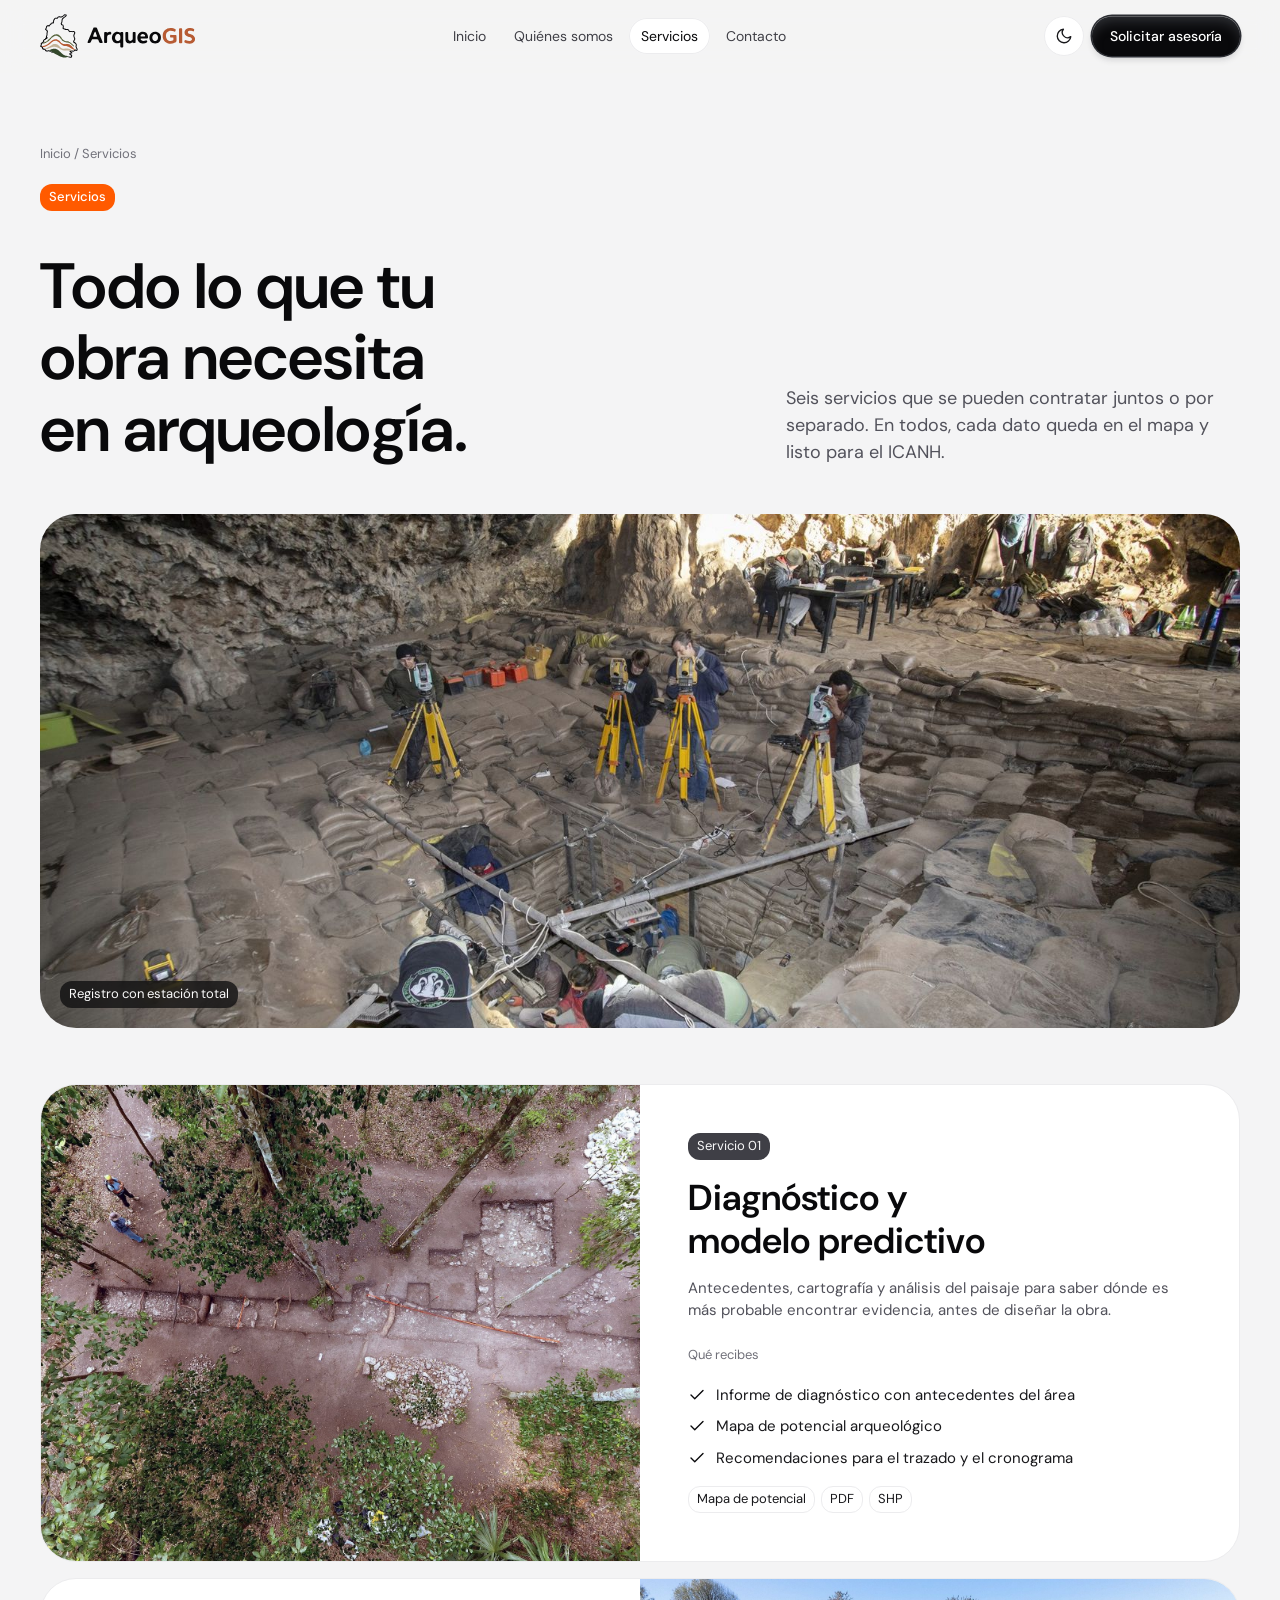
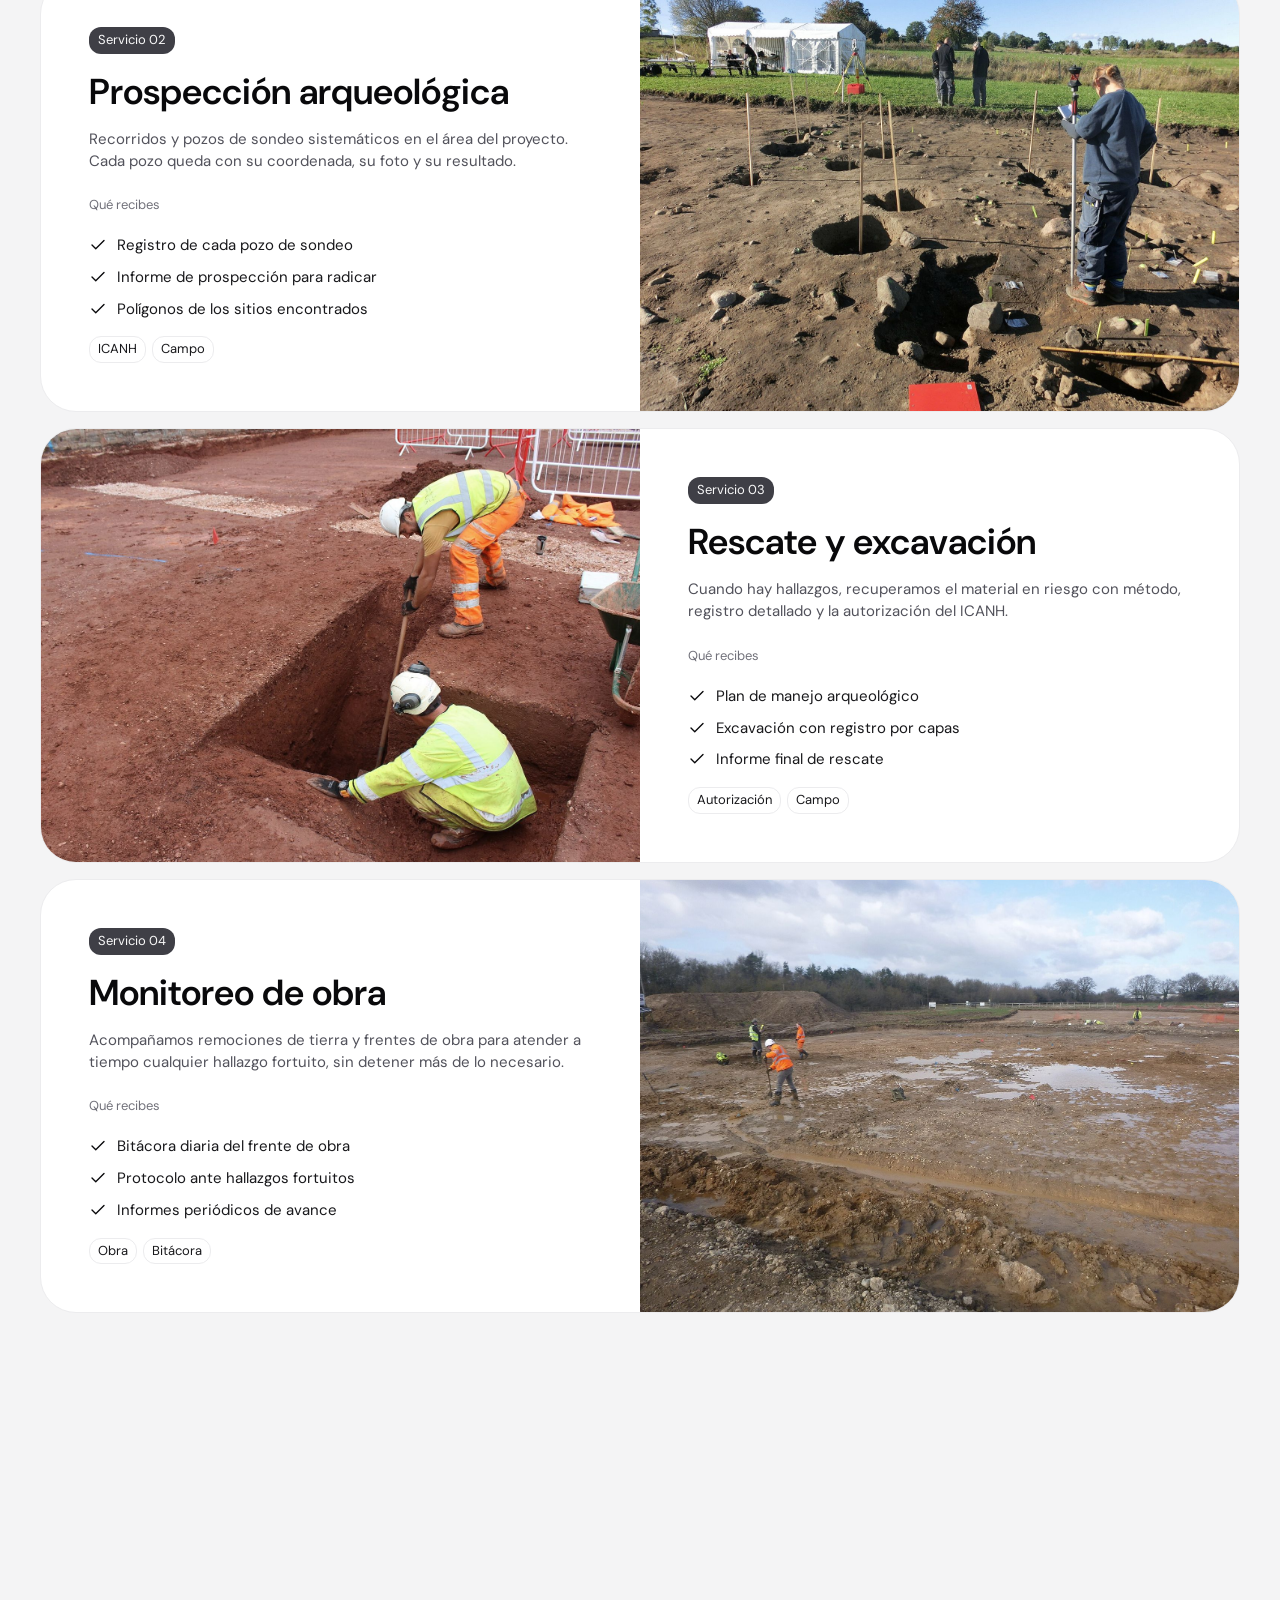
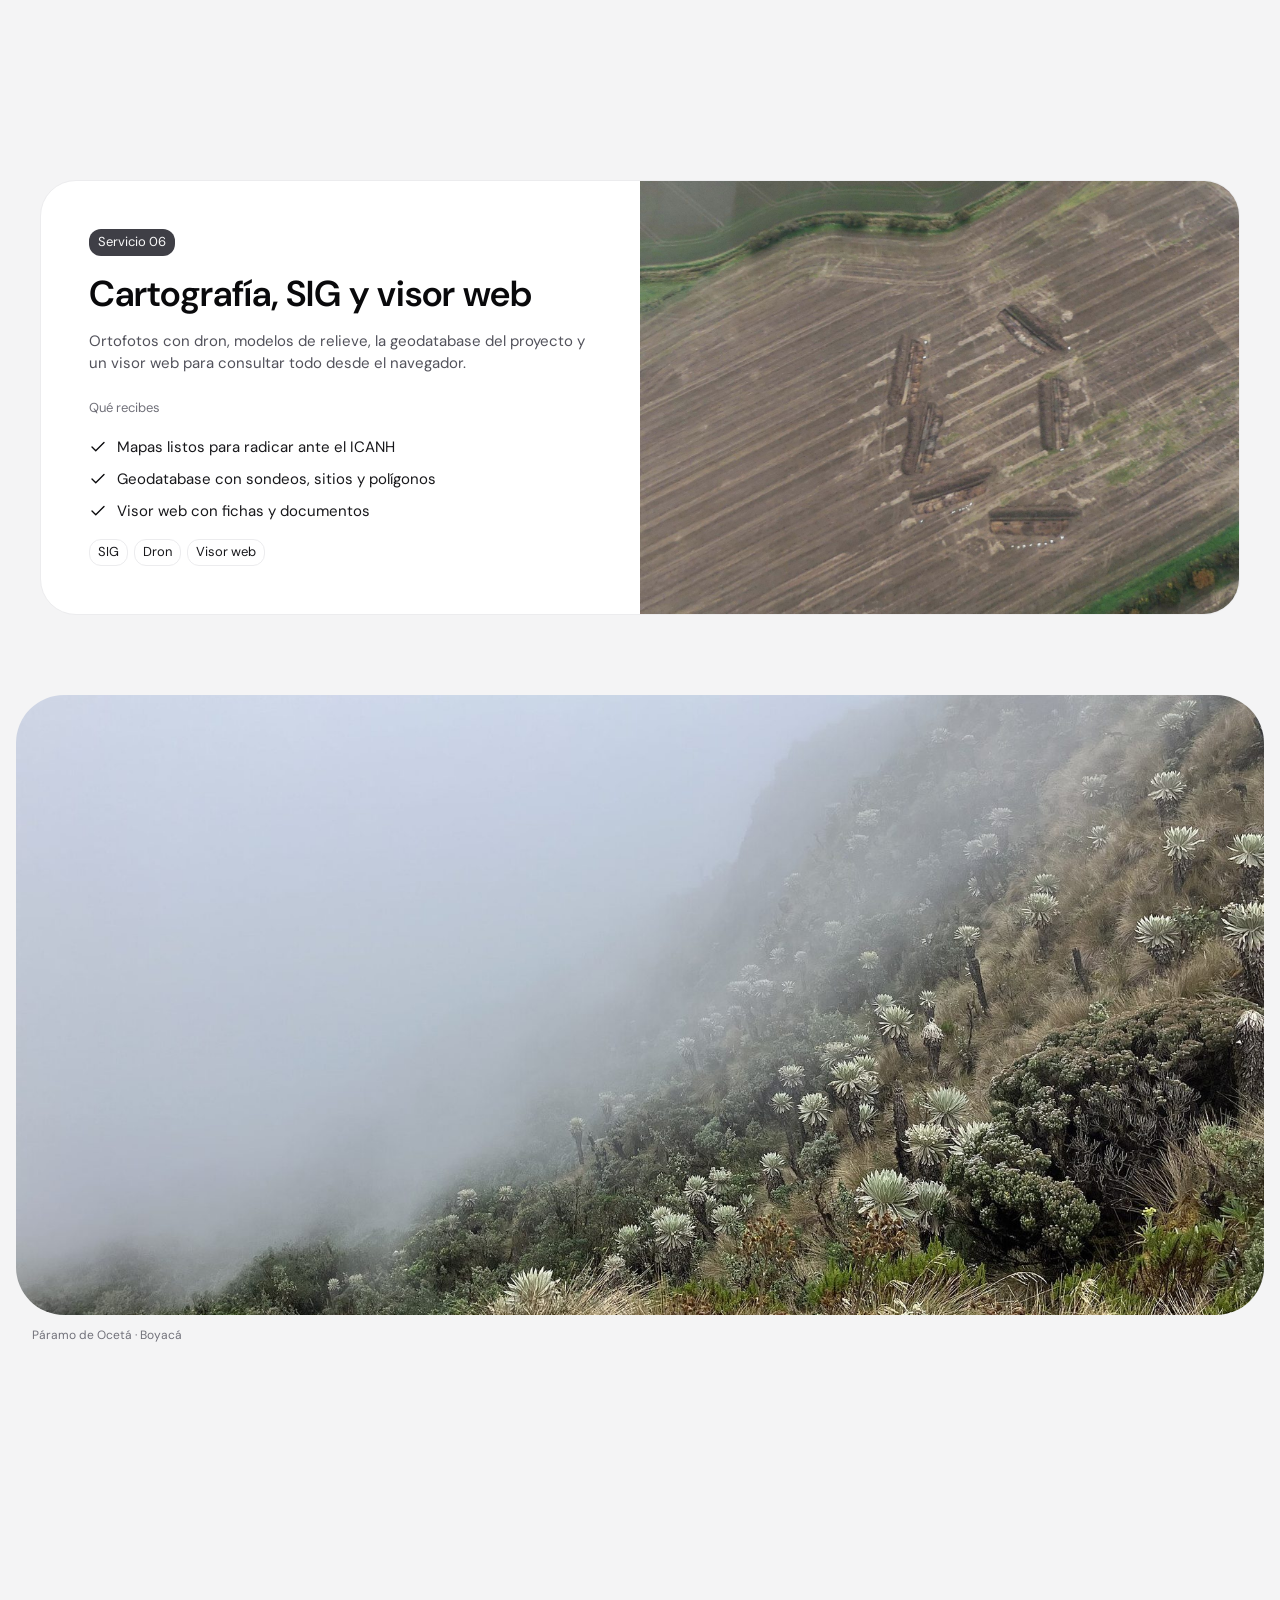
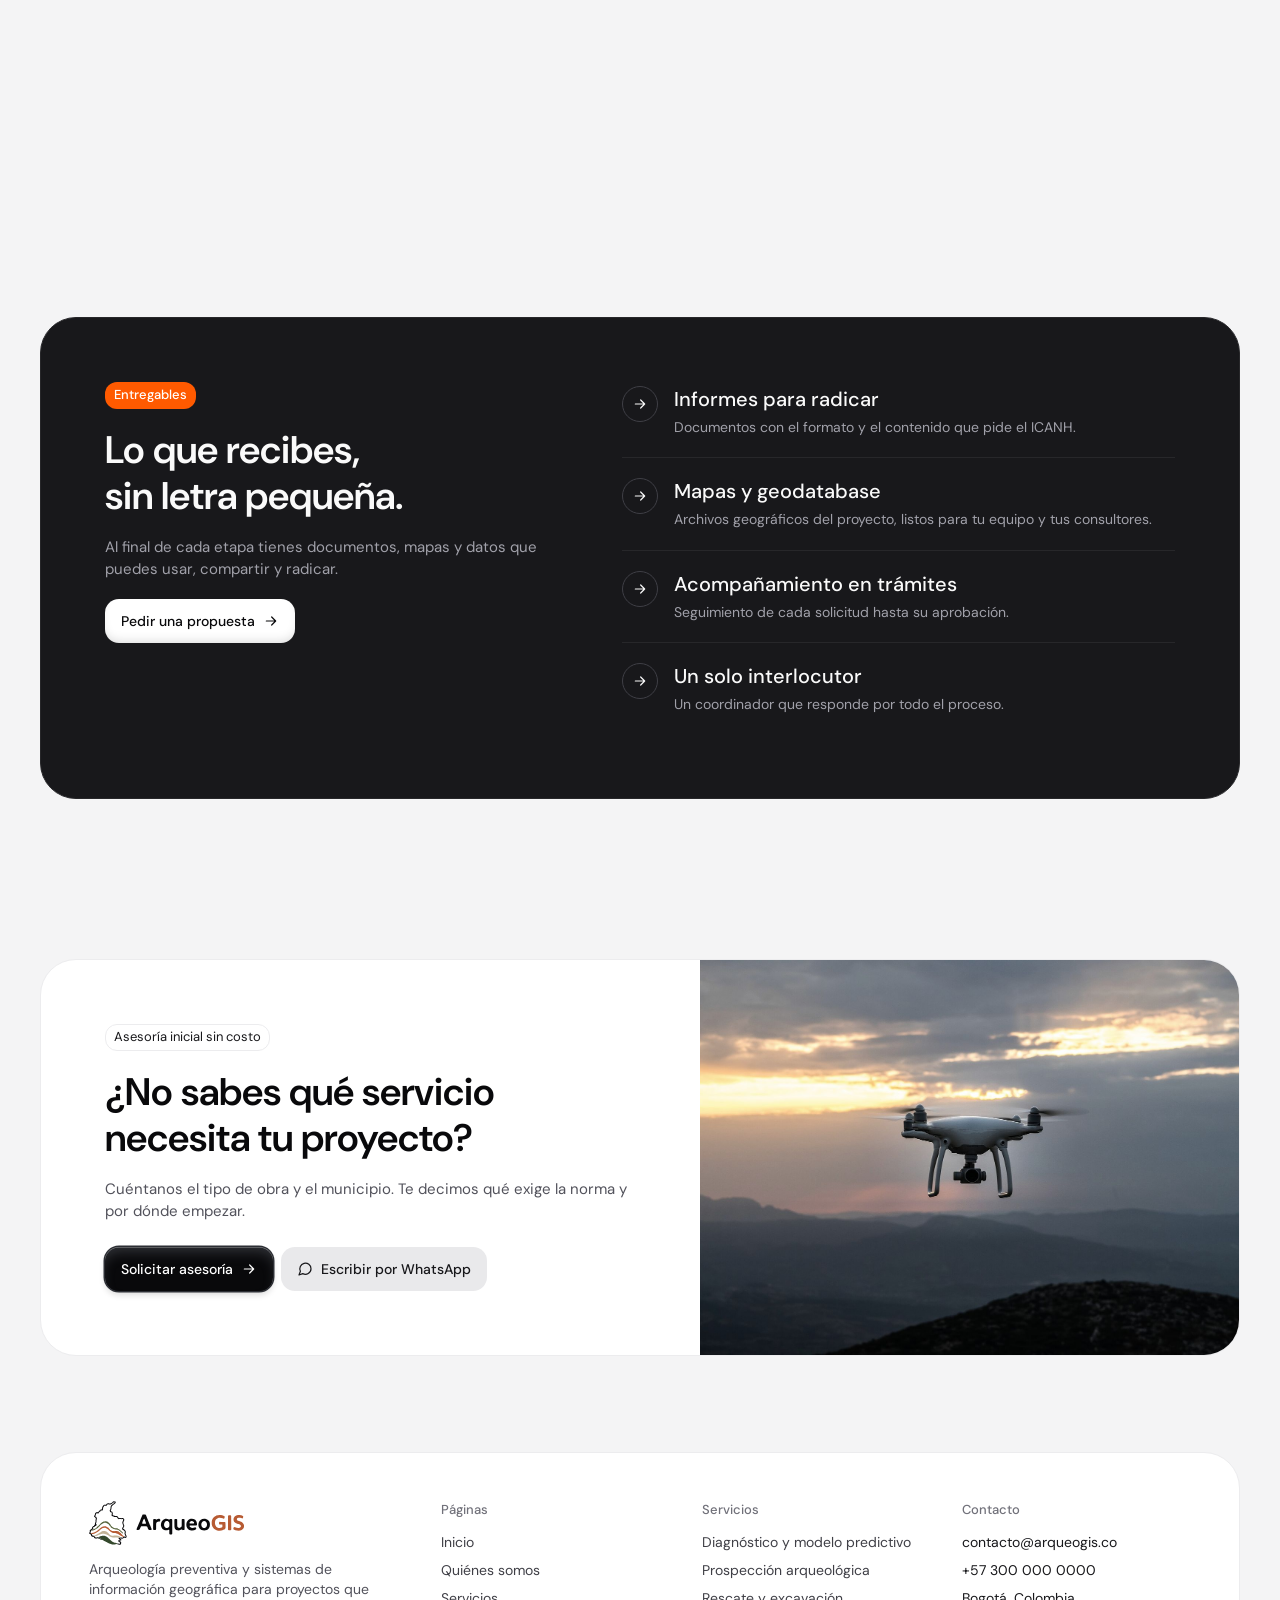
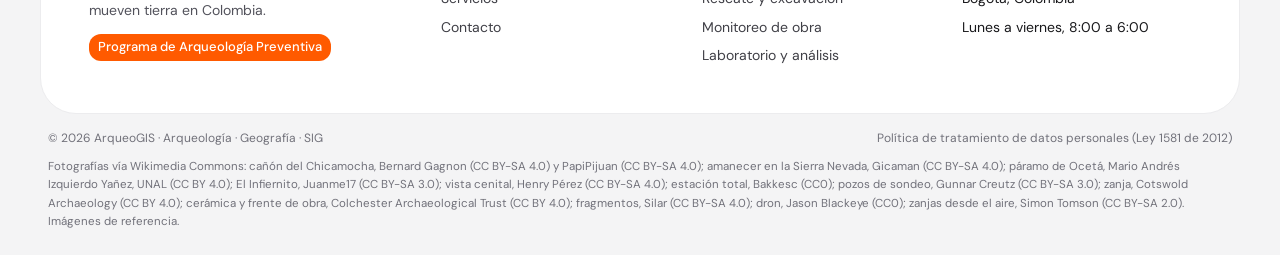
<file: servicios.html>
<!doctype html><html lang="es"><head><meta charset="utf-8"><meta name="viewport" content="width=device-width, initial-scale=1, viewport-fit=cover"><title>Servicios · ArqueoGIS</title><meta name="description" content="Diagnóstico, prospección, rescate, monitoreo, laboratorio y SIG."><meta name="claude:viewport-fit-sides" content="cover"><meta name="robots" content="noindex, nofollow"><meta name="theme-color" content="#f4f4f5"><link rel="preconnect" href="https://fonts.googleapis.com"><link rel="preconnect" href="https://fonts.gstatic.com" crossorigin><link rel="stylesheet" href="https://fonts.googleapis.com/css2?family=DM+Sans:opsz,wght@9..40,300..700&display=swap"><link rel="stylesheet" href="agis.css"><script>(function(){var h=document.documentElement;h.classList.add('js');try{var t=localStorage.getItem('agis-tema');if(t==='dark'||t==='light')h.setAttribute('data-theme',t)}catch(e){}})()</script></head><body><a class="skip" href="#main">Saltar al contenido</a><svg width="0" height="0" style="position:absolute" aria-hidden="true"><symbol id="agSym" viewBox="34.3 25.1 1263.7 1466.1"><path d="M0 0 C6.82 3.45 13.72 4.93 21.23 6.09 C28.29 7.28 33.99 9.57 38.55 15.27 C39 16.11 39.46 16.95 39.93 17.82 C40.4 18.67 40.87 19.52 41.36 20.39 C44.15 26.08 44.47 32.11 42.8 38.19 C41.81 40.76 40.7 43.22 39.49 45.7 C39.28 46.14 39.28 46.14 38.2 48.42 C34.6 55.56 30.03 60.99 24.49 66.7 C23.56 67.73 22.64 68.76 21.69 69.82 C14.95 77.07 8.18 81.97 -0.41 86.66 C-8.11 90.89 -14.74 96.11 -21.51 101.7 C-22.99 102.76 -24.47 103.82 -25.95 104.88 C-29.62 107.69 -32.63 110.95 -35.72 114.38 C-43.22 122.7 -50.84 128.91 -60.51 134.7 C-75.77 143.99 -86.73 156.03 -91.51 173.7 C-91.92 175.19 -92.33 176.68 -92.75 178.21 C-97.25 195.71 -98.69 213.61 -99.93 231.59 C-100.66 241.76 -102.11 251.49 -104.39 261.45 C-104.63 262.52 -104.88 263.59 -105.13 264.69 C-107.41 274.16 -110.53 282.47 -115.7 290.76 C-118.86 296.26 -121.06 300.19 -120.51 306.7 C-119.24 310.08 -117.77 313.25 -116.12 316.46 C-114.66 319.4 -113.64 322.21 -112.64 325.32 C-110.51 329.7 -110.51 329.7 -107.01 331.7 C-102.51 332.7 -102.51 332.7 -99.82 333.02 C-88.25 334.45 -77.9 340 -69.99 348.63 C-66.68 353.25 -65.78 358.5 -64.57 363.95 C-63.75 367.64 -62.77 371 -61.57 374.57 C-59.38 381.52 -58.41 388.5 -57.38 395.7 C-56.32 402.4 -54.36 408.84 -52.4 415.33 C-51.07 421.86 -51.53 427.78 -54.7 433.7 C-55.14 434.53 -55.58 435.36 -56.04 436.21 C-57.52 438.71 -59.14 441.07 -60.82 443.45 C-62.72 446.23 -63.51 447.7 -64.2 451.07 C-63.51 453.7 -63.51 453.7 -61.37 455.3 C-58.16 456.87 -55.68 457.23 -52.14 457.57 C-37.75 459.4 -25.53 464.31 -14.57 473.7 C-3.68 483.02 5.5 484.89 19.43 484.88 C20.05 484.88 20.05 484.88 23.19 484.88 C31.92 484.84 40.53 484.37 49.21 483.41 C60.32 482.18 68.95 482.94 79.49 486.7 C80.38 487 81.27 487.3 82.19 487.61 C100.67 494.31 115.79 509.79 124.43 527.07 C130.94 539.77 137.95 551.76 151.43 558.07 C156.98 559.2 161.55 558.02 166.83 556.18 C173.58 554.13 180.23 554.18 187.24 554.2 C188.51 554.17 189.78 554.14 191.08 554.11 C199.3 554.09 205.79 555.42 213.39 558.58 C219.34 560.72 224.94 560.37 230.97 558.77 C247.85 554.76 275.94 549.23 291.49 558.7 C295.29 561.2 298.88 563.92 302.49 566.7 C303.52 567.43 304.55 568.17 305.61 568.93 C316.91 577.09 322.05 583.05 325.49 596.7 C325.9 597.97 326.31 599.25 326.74 600.57 C330.6 621.82 321.92 640 312.49 658.38 C296.49 689.76 296.49 689.76 297.05 706.26 C297.06 706.8 297.06 706.8 297.11 709.54 C297.45 722.35 299.61 733.78 303.2 746.09 C304.46 750.6 305.49 755.12 306.49 759.7 C308.48 768.32 311.56 774.95 316.55 782.2 C319.69 786.81 321.68 791.43 323.49 796.7 C323.94 797.97 324.38 799.25 324.84 800.57 C328.47 811.45 329.87 819.04 325.55 829.8 C324.46 832.77 323.77 835.67 323.11 838.76 C321.26 846.48 317.43 852.23 312.56 858.41 C309.36 862.65 307.28 867.09 305.18 871.95 C301.52 880.04 297.1 886.79 291.49 893.7 C290.08 896.5 290.28 898.57 290.49 901.7 C293.18 908.96 297.37 915.25 304.49 918.7 C308.01 919.84 311.52 920.8 315.12 921.64 C323.09 924.14 326.5 929.02 330.8 935.76 C331.34 936.57 331.87 937.39 332.43 938.23 C336.33 944.21 336.33 944.21 337.49 947.7 C338.81 948.36 340.13 949.02 341.49 949.7 C359.41 958.94 365.3 971.64 372.24 989.88 C372.63 990.9 373.02 991.93 373.42 992.98 C379.26 1008.71 379.42 1021.65 375.68 1037.88 C375.41 1039.08 375.15 1040.27 374.88 1041.5 C373.72 1046.73 372.48 1051.85 370.79 1056.93 C368 1067.14 369.83 1074.05 373.68 1083.57 C374.09 1084.63 374.51 1085.69 374.94 1086.79 C375.75 1088.86 376.57 1090.93 377.4 1092.99 C378.26 1095.13 379.09 1097.28 379.92 1099.43 C381.96 1104.65 384.41 1109.33 387.3 1114.13 C392.17 1122.42 395.29 1131.19 398.56 1140.18 C399.91 1143.83 401.39 1147.41 402.86 1151.01 C408.76 1165.83 409.49 1179.72 403.49 1194.7 C403.31 1195.15 403.31 1195.15 402.43 1197.44 C398.28 1206.89 390.94 1212.79 381.49 1216.7 C371.8 1219.72 364.49 1218.77 355.18 1215.45 C354.25 1215.13 353.32 1214.81 352.36 1214.48 C347.59 1212.84 342.91 1211.06 338.24 1209.13 C332.57 1207.42 330.1 1207.97 324.49 1209.7 C320.46 1212.27 320.46 1212.27 316.55 1215.38 C315.16 1216.47 313.76 1217.56 312.37 1218.64 C311.09 1219.65 309.81 1220.66 308.49 1221.7 C298.53 1229.09 289.76 1232.99 277.57 1235.68 C272.82 1236.86 268.87 1238.54 264.49 1240.7 C250.23 1244.26 232.28 1243.29 218.65 1237.89 C212.39 1235.53 206.06 1235.51 199.43 1235.45 C197.89 1235.42 196.35 1235.39 194.77 1235.37 C190.5 1235.69 188.03 1236.33 184.49 1238.7 C184.24 1241.2 184.24 1241.2 185.49 1243.7 C190.31 1246.61 195.28 1247.73 200.74 1249.01 C212.67 1252.01 220.97 1255.97 227.49 1266.7 C230.84 1273.01 232.31 1278.46 231.49 1285.7 C229.08 1292.41 225.44 1296.01 219.49 1299.7 C216.26 1301.02 213.32 1302.09 209.99 1303.01 C209.54 1303.13 209.54 1303.13 207.29 1303.78 C197.28 1306.38 187.21 1306.55 176.93 1306.47 C174.05 1306.74 172.05 1307.36 169.49 1308.7 C166.49 1312.7 166.49 1312.7 166.43 1316.13 C167.82 1320.81 169.51 1321.87 173.49 1324.7 C177 1326.38 180.6 1327.76 184.24 1329.13 C200.99 1335.5 215.43 1344.55 223.22 1361.45 C224.66 1366.28 225.06 1370.75 225.05 1375.76 C225.05 1376.23 225.05 1376.23 225.05 1378.63 C224.81 1388.93 222.11 1398.35 219.19 1408.16 C218.23 1411.62 217.61 1415.11 216.99 1418.63 C215.51 1425.66 213.15 1429.9 207.3 1434.37 C189.18 1446.11 166.09 1446.89 145.49 1442.7 C140.17 1441.11 134.99 1439.21 129.8 1437.26 C106.05 1428.45 106.05 1428.45 95.43 1428.2 C88.91 1427.89 83.57 1427.09 77.49 1424.7 C76.83 1423.71 76.17 1422.72 75.49 1421.7 C76.93 1419.76 76.93 1419.76 79.49 1417.7 C82.48 1417.33 85.48 1416.99 88.49 1416.7 C91.49 1413.7 91.49 1413.7 91.78 1410.78 C91.76 1410.24 91.76 1410.24 91.68 1407.51 C91.66 1406.96 91.66 1406.96 91.59 1404.21 C91.56 1403.38 91.52 1402.55 91.49 1401.7 C96.23 1400.66 100.07 1400.86 104.86 1401.57 C110.47 1402.35 115.96 1402.85 121.61 1403.07 C129.36 1403.5 136.13 1405.37 143.49 1407.7 C154.71 1411.07 168.41 1415.09 179.74 1410.33 C183.75 1406.49 184.83 1402.32 186.36 1397.07 C186.67 1396.12 186.98 1395.18 187.29 1394.2 C189.49 1387.03 191.31 1379.49 187.93 1372.45 C182.78 1366.65 177.75 1363.13 170.71 1360.1 C153.17 1352.47 137.65 1343.76 129.99 1325.26 C127.3 1317.09 125.84 1309.52 129.68 1301.45 C133.98 1293.67 140.2 1288.55 148.67 1285.58 C153.08 1284.56 157.21 1284.34 161.74 1284.2 C179.85 1283.45 179.85 1283.45 185.49 1279.7 C185.49 1277.2 185.49 1277.2 184.49 1274.7 C180.79 1272.84 177.1 1272.21 173.05 1271.51 C161.01 1268.97 150.49 1264.1 143.49 1253.7 C137.61 1243.56 138.7 1234.84 141.43 1223.82 C144.25 1214.95 144.25 1214.95 148.61 1211.82 C160.5 1206.32 172.05 1206.22 184.86 1206.13 C187.59 1206.11 190.32 1206.08 193.05 1206.04 C195.51 1206.01 197.96 1205.99 200.42 1205.97 C204.11 1205.72 206.16 1205.06 209.49 1203.7 C212.42 1203.71 212.42 1203.71 215.64 1204.09 C216.83 1204.22 218.02 1204.35 219.25 1204.49 C220.48 1204.64 221.72 1204.79 222.99 1204.95 C224.19 1205.08 225.4 1205.22 226.64 1205.36 C233.63 1206.16 240.57 1207.13 247.51 1208.29 C257.7 1209.68 269.47 1209.86 278.21 1203.81 C284.65 1198.24 289.79 1191.75 294.49 1184.7 C298.83 1183.13 303.18 1181.78 307.59 1180.48 C313.32 1178.69 316.92 1176.71 321.49 1172.7 C334.35 1172.32 347.67 1178.17 359.44 1182.88 C362.94 1183.82 365.02 1183.71 368.49 1182.7 C372.24 1178.95 372.4 1178.69 372.86 1173.38 C372.69 1162.49 366.45 1152.29 362 1142.56 C358.92 1135.79 356.19 1128.92 353.51 1121.98 C351.36 1116.52 348.8 1111.54 345.86 1106.45 C337.57 1091.25 332.17 1071.33 336.8 1054.26 C337.08 1053.39 337.35 1052.51 337.64 1051.61 C338.65 1048.13 339.28 1044.64 339.93 1041.07 C340.76 1036.68 341.67 1032.88 343.68 1028.88 C346.26 1022.92 346.53 1018.07 344.64 1011.96 C343.38 1008.8 341.96 1005.76 340.49 1002.7 C339.86 1001.32 339.23 999.94 338.59 998.52 C332.19 984.93 332.19 984.93 324.07 981.75 C323.3 981.5 322.53 981.26 321.74 981.01 C313.21 977.71 307.53 971.16 302.05 964.07 C295.71 956.12 287.65 952.29 278.74 947.7 C267.91 941.94 263.57 936.18 259.49 924.7 C258.92 923.22 258.36 921.75 257.78 920.23 C257.2 918.66 256.62 917.08 256.05 915.51 C255.78 914.78 255.78 914.78 254.43 911.09 C252.92 904.03 255.04 898.17 257.86 891.7 C258.26 890.77 258.66 889.84 259.07 888.88 C259.54 887.83 260.01 886.78 260.49 885.7 C261.1 884.28 261.72 882.87 262.35 881.42 C264.51 876.56 266.9 871.84 269.36 867.13 C269.77 866.33 270.18 865.54 270.6 864.71 C273.03 860.08 275.72 856.09 278.94 851.94 C282.16 847.28 284.41 842.07 286.8 836.95 C287.07 836.38 287.07 836.38 288.43 833.54 C292.57 824.8 295.39 817.12 292.54 807.47 C290.94 803.18 289.22 798.93 287.49 794.7 C285.62 790.08 283.77 785.45 281.93 780.82 C281.44 779.6 280.95 778.38 280.45 777.12 C277.33 769.14 274.84 761.29 272.73 752.98 C271.29 748.02 269.37 743.38 267.36 738.63 C257.14 714.12 261.41 692.74 270.7 668.69 C272.98 663.6 275.77 658.87 278.58 654.07 C284.35 643.91 287.82 632.74 291.49 621.7 C291.82 620.71 292.15 619.72 292.49 618.7 C293.47 608.64 287.38 601.91 281.71 594.23 C279.08 591.23 276.87 589.84 272.86 589.43 C271.89 589.43 270.92 589.44 269.93 589.45 C269.45 589.44 269.45 589.44 267.05 589.43 C264.06 589.65 261.37 590.09 258.44 590.68 C251.91 591.92 245.5 592.12 238.86 592.13 C237.64 592.14 236.42 592.14 235.15 592.14 C225.18 592.01 216.81 590.36 207.49 586.7 C193.98 582.19 176.76 586.21 163.49 589.7 C151.55 592.35 139.73 593.4 128.61 587.2 C126.88 586.07 125.17 584.9 123.49 583.7 C122.6 583.06 121.71 582.43 120.8 581.78 C111.48 574.28 106.73 564.19 101.49 553.7 C101.03 552.79 100.57 551.89 100.1 550.96 C98.36 547.5 96.65 544.09 95.18 540.51 C91.25 533.97 84.28 529.7 78.08 525.47 C76.3 524.25 74.53 523 72.77 521.73 C71.89 521.1 71.02 520.47 70.11 519.82 C69.32 519.25 68.53 518.67 67.71 518.08 C63.77 515.63 60.55 515.65 56.11 516.13 C48.82 516.79 41.58 516.75 34.27 516.66 C29.21 516.61 24.5 516.93 19.49 517.7 C-1.76 519.11 -20.23 514.57 -36.76 500.51 C-37.7 499.67 -38.63 498.83 -39.59 497.96 C-47.82 491.57 -57.1 491.75 -67.11 490.97 C-76.25 490.14 -84.5 488.91 -90.82 481.57 C-98.98 471.5 -99.82 461.49 -98.51 448.7 C-97.35 444.36 -95.66 440.63 -93.51 436.7 C-93.24 436.19 -93.24 436.19 -91.88 433.66 C-90.86 431.79 -89.81 429.92 -88.75 428.07 C-85.83 422.45 -85.92 417 -87.46 411 C-87.89 409.68 -88.32 408.36 -88.76 407.01 C-90.79 400.45 -92.29 394.01 -93.51 387.26 C-95.2 378.2 -96.82 370.47 -104.51 364.7 C-107.74 364.1 -110.88 363.64 -114.14 363.26 C-125.21 361.76 -134.96 359.64 -142.51 350.7 C-151.22 337.48 -160.32 314.57 -158.51 298.7 C-156.31 290.64 -151.74 284.68 -146.88 278.02 C-143.5 273.32 -140.9 269.02 -139.33 263.46 C-138.79 261.65 -138.2 259.87 -137.55 258.11 C-134.47 249.83 -133.58 241.9 -132.95 233.13 C-132.71 230.21 -132.47 227.28 -132.23 224.35 C-132.11 222.9 -132 221.45 -131.88 219.95 C-131.06 210.45 -129.94 200.98 -128.83 191.51 C-128.55 189 -128.3 186.5 -128.05 184 C-126.53 169.18 -121.38 156.47 -114.32 143.45 C-113.72 142.27 -113.11 141.09 -112.48 139.88 C-106.22 128.21 -98.28 119.33 -87.45 111.76 C-86.63 111.17 -85.82 110.59 -84.98 109.99 C-83.31 108.79 -81.63 107.6 -79.95 106.42 C-77.63 104.78 -75.33 103.12 -73.03 101.45 C-66.4 96.67 -59.73 92.16 -52.64 88.07 C-47.91 85.31 -44 82.5 -40.07 78.7 C-33.7 72.58 -26.27 68.8 -18.51 64.7 C-7.22 58.56 2.04 51.84 7.49 39.7 C7.49 37.05 7.49 37.05 6.49 34.7 C0.01 29.54 -9.92 28.1 -17.95 27.2 C-28.99 28.75 -34.58 36.86 -41.35 44.88 C-54.36 60.12 -70.93 71.39 -88.51 80.7 C-90.76 81.9 -93.01 83.11 -95.26 84.32 C-96.32 84.88 -97.38 85.45 -98.47 86.03 C-101.34 87.6 -104.1 89.29 -106.89 91.01 C-132.96 106.46 -158.56 109.32 -188.07 102.37 C-192.82 101.06 -197.21 99.12 -201.57 96.87 C-207.4 94.54 -212.26 95.61 -217.95 97.82 C-219 98.21 -220.05 98.61 -221.13 99.02 C-236.3 106.56 -247.96 120.59 -255.58 135.31 C-259.97 143 -267.35 146.06 -275.51 148.7 C-284.84 150.98 -292.92 149.67 -301.51 145.7 C-302.52 144.97 -303.53 144.25 -304.57 143.51 C-311.63 139.15 -318.5 140.7 -326.2 142.38 C-339.37 145.51 -339.37 145.51 -343.13 151.11 C-344.81 154.14 -346.37 157.21 -347.89 160.32 C-353.12 170.95 -359.39 178.75 -367.89 186.95 C-371.86 190.89 -374.31 194.14 -374.76 199.88 C-374.51 203.7 -374.51 203.7 -373.7 208.57 C-372.63 219.51 -377.71 230.86 -382.5 240.5 C-385.41 246.81 -384.9 253.13 -383.51 259.76 C-381.89 268.21 -381.43 276.72 -383.7 285.07 C-393.68 297.94 -408.51 300.68 -423.57 303.82 C-424.21 303.95 -424.21 303.95 -427.45 304.63 C-435.76 306.31 -443.63 307.35 -452.13 307.3 C-456.4 307.8 -458.99 309.25 -462.51 311.7 C-465.58 317.05 -466.9 322.21 -468.32 328.2 C-470.11 335.13 -472.5 339.63 -477.51 344.7 C-478.11 345.33 -478.71 345.96 -479.32 346.62 C-487.07 354.15 -497.46 356.85 -507.6 359.8 C-508.56 360.1 -509.52 360.39 -510.51 360.7 C-511.42 360.96 -512.33 361.22 -513.27 361.5 C-516.33 363.13 -516.48 364.39 -517.51 367.7 C-529.07 396.54 -529.07 396.54 -541.95 404.13 C-551.89 406.32 -559.67 403.22 -567.95 398.01 C-569.12 397.24 -570.3 396.48 -571.51 395.7 C-581.02 392.52 -590.67 397.17 -599.51 400.7 C-602.8 402.47 -604.74 404.08 -607.51 406.7 C-608.13 407.28 -608.75 407.86 -609.39 408.46 C-618.1 417.4 -619.05 427.77 -619.01 439.76 C-618.95 457.95 -625.94 469.66 -637.59 483.29 C-639.85 486.12 -641.54 488.41 -641.45 492.13 C-640.2 495.55 -638.14 497.19 -635.51 499.7 C-634.74 500.44 -633.97 501.18 -633.18 501.94 C-627.78 506.71 -622.98 509.49 -616.14 511.82 C-608.87 514.37 -608.87 514.37 -605.32 517.63 C-603.23 522.32 -601.76 527.08 -600.23 531.98 C-597.79 539.14 -594.2 545.86 -590.79 552.6 C-584.32 565.58 -581.97 575.18 -586.31 589.16 C-587.42 592.42 -588.69 595.52 -590.09 598.67 C-598.77 619.51 -598.33 639.49 -597.67 661.7 C-597.14 680.45 -598.96 695.97 -606.32 713.45 C-606.76 714.51 -607.19 715.57 -607.64 716.67 C-610.06 722.51 -612.68 728.16 -615.64 733.76 C-618.14 738.6 -619.72 742.15 -618.51 747.7 C-615.92 751.2 -612.76 753.2 -609.14 755.51 C-601.72 760.34 -596.82 766.01 -594.51 774.7 C-593.28 785.64 -599.16 795.19 -605.51 803.7 C-611.4 810.98 -619.46 814.25 -627.78 818.05 C-633.33 820.6 -638.28 823.27 -643.14 827 C-646.08 829.1 -649.19 830.69 -652.39 832.38 C-658.97 836.04 -663.74 840.51 -668.79 846.06 C-673.6 850.73 -678.85 852.18 -685.2 853.95 C-696.49 857.42 -704.26 862.39 -711.51 871.7 C-713.38 875.43 -713.01 879.18 -711.72 883.1 C-710.69 885.65 -709.62 888.18 -708.51 890.7 C-705.58 897.62 -704.35 902.86 -706.57 910.2 C-709.64 915.73 -713.77 920.03 -718.32 924.38 C-720.51 926.7 -720.51 926.7 -721.16 928.98 C-723.19 933.05 -726.7 934.99 -730.39 937.45 C-731.94 938.52 -733.48 939.59 -735.03 940.66 C-737.67 942.46 -740.33 944.22 -743.02 945.95 C-749.22 950.13 -751.91 953.15 -754.7 960.13 C-758.53 968.37 -764.14 970.4 -772.26 973.38 C-775.46 974.48 -778.66 975.56 -781.89 976.56 C-785.48 978.12 -787.76 980.19 -789.51 983.7 C-790.17 990.01 -789.01 994.66 -787.01 1000.7 C-784.12 1009.55 -783.13 1016.14 -786.98 1024.95 C-791.01 1032.17 -796.51 1038.54 -802.07 1044.63 C-804.64 1047.86 -805.51 1049.59 -805.51 1053.7 C-802.67 1057.96 -798.93 1058.18 -794.2 1059.32 C-793.77 1059.43 -793.77 1059.43 -791.61 1059.98 C-788.27 1060.81 -784.97 1061.63 -781.57 1062.12 C-778.3 1063.03 -777.27 1065.73 -775.43 1068.39 C-770.87 1073.88 -764.32 1077.78 -758.46 1081.77 C-750.67 1087.46 -747.14 1093.13 -745.51 1102.7 C-745.29 1107.21 -745.34 1111.72 -745.61 1116.24 C-745.9 1122.5 -744.79 1126.37 -741.51 1131.7 C-732.31 1141.45 -718.22 1142.2 -705.51 1143.7 C-700.31 1143.82 -695.62 1143.56 -690.51 1142.7 C-685.11 1142.44 -680.53 1142.57 -675.51 1144.7 C-673.64 1147.26 -673.64 1147.26 -671.51 1150.7 C-667.93 1154.54 -664.16 1158.2 -660.28 1161.73 C-658.02 1164.24 -657.94 1166.58 -657.29 1169.81 C-653.92 1182.31 -648.32 1190.07 -637.22 1196.64 C-636 1197.32 -634.77 1198 -633.51 1198.7 C-631.59 1199.88 -629.68 1201.07 -627.76 1202.26 C-617.06 1208.39 -603.22 1206.07 -591.51 1203.7 C-588.24 1202.63 -585.6 1201.31 -582.51 1199.7 C-580.76 1198.79 -579.01 1197.9 -577.26 1197.01 C-576.47 1196.59 -575.68 1196.18 -574.87 1195.75 C-569.46 1193.34 -563.53 1193.24 -557.7 1192.7 C-555.96 1192.53 -554.23 1192.36 -552.49 1192.2 C-551.66 1192.12 -550.82 1192.04 -549.96 1191.95 C-547.63 1191.71 -545.32 1191.39 -543 1191.07 C-539.51 1190.7 -539.51 1190.7 -537.51 1191.7 C-537.23 1194.41 -537.2 1197.1 -537.15 1199.84 C-536.26 1203.84 -534.72 1205.15 -531.51 1207.7 C-528.53 1209.18 -525.66 1210.48 -522.57 1211.7 C-521.73 1212.04 -520.88 1212.39 -520.01 1212.74 C-515.2 1214.69 -510.35 1216.5 -505.45 1218.2 C-485.52 1225.18 -467.84 1235.4 -450.26 1246.95 C-449.83 1247.23 -449.83 1247.23 -447.63 1248.66 C-442.29 1252.23 -437.96 1256.07 -433.51 1260.7 C-432.15 1261.8 -430.76 1262.87 -429.32 1263.88 C-425.51 1266.7 -425.51 1266.7 -423.64 1268.95 C-420.66 1271.39 -417.7 1271.64 -413.95 1272.2 C-411.51 1272.7 -411.51 1272.7 -407.51 1274.7 C-406.76 1277.82 -406.76 1277.82 -406.51 1280.7 C-410.54 1282.04 -414.44 1282 -418.64 1282.07 C-420.27 1282.12 -421.9 1282.17 -423.58 1282.22 C-437.81 1281.58 -451.44 1274.91 -464.2 1269.13 C-464.98 1268.78 -465.76 1268.43 -466.56 1268.07 C-479.57 1262.23 -492.17 1255.84 -504.51 1248.7 C-526.17 1236.28 -546.02 1226.85 -571.51 1228.7 C-575.14 1229.88 -575.14 1229.88 -578.51 1231.7 C-580.3 1232.57 -582.09 1233.42 -583.89 1234.26 C-584.74 1234.67 -585.59 1235.09 -586.47 1235.51 C-600.48 1240.97 -622.49 1241.51 -636.51 1235.7 C-673.39 1217.98 -673.39 1217.98 -679.95 1204.32 C-681.1 1200.92 -681.89 1197.99 -682.51 1194.51 C-684.31 1185.83 -689.68 1180.97 -696.51 1175.7 C-700.04 1174.52 -702.73 1174.63 -706.45 1174.7 C-707.84 1174.72 -709.23 1174.74 -710.66 1174.75 C-713.58 1174.8 -716.49 1174.85 -719.4 1174.91 C-732.66 1175.04 -741.45 1172.11 -753.07 1166.01 C-754.05 1165.52 -755.03 1165.02 -756.03 1164.52 C-765.67 1159.49 -774.58 1153.22 -778.51 1142.7 C-779.95 1135.69 -779.29 1131.12 -777.23 1124.37 C-775.8 1119.06 -775.62 1114.55 -778.01 1109.57 C-785.68 1100.76 -792.63 1096.87 -804.39 1095.32 C-817.06 1093.3 -827.19 1087.34 -835.47 1077.32 C-841.69 1068.33 -842.24 1060.37 -841.51 1049.7 C-838.63 1039.51 -830.51 1030.16 -824.43 1021.64 C-820.4 1015.45 -820.2 1010.92 -821.51 1003.7 C-822.02 1002 -822.54 1000.32 -823.07 998.63 C-826.29 987.43 -825.93 975.1 -820.51 964.7 C-812.72 950.65 -802.56 941.66 -787.2 937.13 C-786.53 936.96 -786.53 936.96 -783.15 936.07 C-776.18 933.44 -773.8 928.75 -770.7 922.26 C-764.81 911.02 -758.6 908.37 -746.8 904.19 C-743.51 902.7 -743.51 902.7 -740.51 898.7 C-740.6 894.25 -741.88 890.78 -743.57 886.76 C-746.8 878.15 -747.43 867.83 -743.57 859.32 C-736.96 848.2 -726.72 839.67 -716.13 832.52 C-713.51 830.7 -713.51 830.7 -710.96 828.62 C-704.58 823.51 -698.88 821.29 -690.89 819.58 C-686.12 818.33 -683.45 817.19 -680.79 812.95 C-679.44 809.52 -678.71 806.32 -678.07 802.7 C-675.94 792.43 -671.08 787.47 -662.51 781.7 C-659.6 780.22 -656.69 778.92 -653.66 777.7 C-651.51 776.7 -651.51 776.7 -650.51 774.7 C-650.46 772.1 -650.48 769.5 -650.52 766.9 C-650.54 765.3 -650.55 763.7 -650.57 762.05 C-650.61 758.69 -650.67 755.34 -650.73 751.98 C-650.86 737.07 -649.28 725.42 -641.57 712.57 C-632.55 696.78 -629.13 682.63 -629.26 664.45 C-629.27 663.17 -629.27 661.89 -629.27 660.57 C-629.35 651.8 -630.1 643.35 -631.51 634.7 C-632.68 619.45 -626.32 601.17 -620.45 587.16 C-618.83 582.91 -618.62 579.09 -619.51 574.7 C-621.26 571.39 -623.28 568.36 -625.37 565.26 C-627.67 561.43 -629.03 557.74 -630.45 553.51 C-633.16 545.89 -636.64 541.15 -642.51 535.7 C-642.88 535.32 -642.88 535.32 -644.71 533.44 C-649.71 528.55 -655.14 525.01 -661.2 521.57 C-670.18 516.47 -676.85 511.81 -680.51 501.7 C-682.01 492.49 -679.72 485.32 -674.51 477.7 C-670.3 472.8 -665.7 468.63 -660.64 464.63 C-656.86 461.08 -654.72 457.7 -653.51 452.7 C-653.47 450.75 -653.5 448.8 -653.58 446.86 C-653.67 439.06 -652.35 431.76 -650.82 424.13 C-650.58 422.81 -650.34 421.49 -650.08 420.13 C-646.84 403.57 -640.16 386.42 -626.51 375.7 C-615.17 368.5 -602.85 365.61 -589.58 364.96 C-583.26 364.41 -579.25 361.64 -574.51 357.7 C-569.25 355.94 -564.12 356.23 -558.82 357.76 C-555.12 358.81 -553.15 358.91 -549.51 357.7 C-547.33 355.52 -545.81 353.17 -544.18 350.57 C-543.69 349.81 -543.2 349.05 -542.7 348.26 C-542.26 347.54 -541.82 346.82 -541.37 346.07 C-536.17 339.42 -530.28 336.43 -522.57 333.7 C-512.87 330.24 -505.04 326.14 -499.81 316.87 C-497.59 311.44 -496.72 305.71 -495.56 299.99 C-493.37 291.03 -488.37 283.68 -480.51 278.7 C-472.28 274.58 -464.15 275.57 -455.22 275.99 C-446.27 276.21 -439.62 274.41 -431.51 270.7 C-430.62 270.32 -429.74 269.94 -428.82 269.55 C-425.52 268.14 -422.5 266.69 -419.51 264.7 C-418.48 260.74 -418.5 258.73 -419.51 254.7 C-420.86 241.64 -414.34 230.03 -408.51 218.7 C-407.11 213.09 -407.08 208.38 -408.51 202.76 C-410.58 194.36 -409.86 187.21 -405.51 179.7 C-399.36 171.42 -392.46 164.58 -384.52 158.06 C-378.64 152.79 -375.75 146.61 -372.38 139.54 C-365.67 125.69 -355.12 116.48 -340.84 110.59 C-334.73 108.56 -328.59 107.78 -322.25 109.2 C-318.63 109.85 -315.13 109.83 -311.45 109.82 C-310.06 109.82 -308.66 109.83 -307.23 109.83 C-303.51 109.7 -303.51 109.7 -299.51 108.7 C-292.19 108.47 -292.19 108.47 -288.51 109.7 C-281.45 110.38 -281.45 110.38 -277.95 107.82 C-275.51 104.7 -275.51 104.7 -274.18 102.63 C-268.55 93.98 -261.12 87.54 -253.51 80.7 C-252.66 79.86 -251.8 79.02 -250.93 78.16 C-245.59 73 -240.59 70.74 -233.51 68.7 C-232.8 68.48 -232.8 68.48 -229.21 67.38 C-208.42 61.13 -208.42 61.13 -197.32 64.95 C-189.4 67.38 -181.53 68.82 -173.32 70.01 C-172.17 70.18 -171.02 70.35 -169.84 70.53 C-147.82 73.54 -147.82 73.54 -138.45 69.26 C-137.83 68.99 -137.83 68.99 -134.7 67.61 C-134.01 67.3 -134.01 67.3 -130.51 65.7 C-127.02 64.13 -123.52 62.6 -120.01 61.07 C-119.56 60.87 -119.56 60.87 -117.3 59.88 C-112.03 57.62 -106.92 55.88 -101.32 54.57 C-91.1 52.09 -84.47 45.9 -76.89 38.89 C-74.73 36.89 -72.51 34.98 -70.26 33.07 C-64.38 27.91 -60.05 22.08 -55.57 15.7 C-47.69 4.63 -40.03 -1.84 -26.76 -5.68 C-16.19 -7.23 -9.34 -4.85 0 0 Z " fill="currentColor" transform="translate(882.51171875,38.3046875)"/><path d="M0 0 C0.64 0.11 0.64 0.11 3.9 0.65 C11.99 2.04 18.48 4.99 25.71 8.82 C30.33 11.17 35.02 13.17 39.81 15.12 C58.17 22.72 58.17 22.72 64.94 30.08 C69.67 34.49 75.5 37.64 81 41 C81.9 41.56 82.81 42.12 83.74 42.7 C86.99 44.68 90.22 46.61 93.64 48.31 C106.81 54.93 116.56 66.45 126.79 76.83 C132.82 82.92 139.06 88.55 145.63 94.03 C153.44 100.53 159.19 106.26 164.38 115 C170.46 124.27 177.57 128.59 187.28 133.84 C191.84 136.49 194.59 139.01 198 143 C202.67 148.46 207.42 153.43 213 158 C213.49 158.41 213.49 158.41 215.99 160.46 C222.55 165.75 229.28 170.62 236.31 175.25 C252.31 185.78 252.31 185.78 257.25 191.94 C265.49 201.77 278.27 206.55 290.47 209.21 C297.71 211 304.16 214.07 310.88 217.25 C323.04 222.87 335.14 227.28 348 231 C350.27 231.73 352.54 232.45 354.81 233.19 C361.18 235.14 367.65 236.58 374.14 238.06 C378 239 378 239 382.56 240.56 C386.69 241.9 390.48 242.58 394.75 243.25 C402.59 244.65 409.62 247.13 416 252 C417.32 257.27 418.38 262.6 415.56 267.5 C411.89 269.65 408.2 269.53 404 270 C403.36 270.66 402.71 271.31 402.05 271.99 C399.5 274.49 398.26 274.54 394.75 274.69 C393.73 274.75 392.71 274.81 391.65 274.87 C390.59 274.91 389.53 274.95 388.44 275 C380.89 275.32 374.65 276.21 367.61 279.02 C363.57 280.54 359.56 281.26 355.31 282.06 C354.46 282.23 353.6 282.39 352.71 282.56 C350.97 282.89 349.23 283.21 347.49 283.53 C345.18 283.97 342.88 284.42 340.57 284.88 C329.05 287.16 317.97 288.08 306.25 288.19 C305.36 288.2 304.47 288.21 303.56 288.23 C298.04 288.23 293.3 287.43 288 286 C283.19 285.57 278.6 285.47 274 287 C263.79 290.4 252.41 286.86 242.62 283.5 C238.56 282.18 234.75 281.34 230.56 280.56 C225.11 279.53 220.32 278.12 215.25 275.9 C211.63 274.45 207.81 273.83 204 273 C196.56 270.61 189.37 267.53 182.14 264.59 C177.9 262.96 173.63 261.58 169.31 260.19 C157.53 256.26 146.45 250.69 135.28 245.33 C133.71 244.58 132.15 243.83 130.59 243.08 C129.83 242.72 129.07 242.36 128.29 241.98 C122.63 239.27 116.92 236.73 111.12 234.31 C86.3 223.94 62.22 211.94 38.57 199.15 C27.37 193.09 16.03 187.41 4.5 182 C-7.13 176.55 -18.58 171.08 -29.45 164.2 C-33.78 161.51 -38.2 158.98 -42.62 156.44 C-51.92 151.09 -60.94 145.43 -69.8 139.39 C-72.09 137.94 -74.44 136.77 -76.88 135.56 C-81.57 132.65 -82.04 130.95 -84 126 C-87.27 124.36 -89.79 124.01 -93.44 123.81 C-97.63 122.86 -99.34 121.02 -102.19 117.89 C-104.54 115.43 -107.23 113.51 -109.99 111.52 C-111.96 110.03 -113.79 108.38 -115.62 106.73 C-120.15 102.74 -125.02 99.51 -130.12 96.31 C-131.08 95.71 -132.03 95.12 -133.01 94.5 C-146.19 86.29 -159.59 77.98 -174.44 73.2 C-180.59 71.12 -186.51 68.48 -192.48 65.92 C-197.16 63.93 -201.89 62.08 -206.65 60.3 C-210.79 58.01 -212.46 55.85 -213.79 51.28 C-214.3 47.65 -214.28 45.45 -213 42 C-208.3 38.27 -202.99 36.29 -197.44 34.12 C-195.99 33.51 -194.54 32.9 -193.05 32.27 C-188.72 30.46 -184.37 28.72 -180 27 C-178.64 26.45 -177.28 25.9 -175.88 25.33 C-169.29 22.66 -162.71 20.12 -155.94 17.94 C-150.51 16.17 -145.15 14.32 -139.81 12.31 C-133.79 10.13 -127.81 8.89 -121.52 7.75 C-118.3 7.06 -115.53 6.13 -112.5 4.88 C-107.07 2.73 -101.97 2.52 -96.16 2.47 C-92.38 2.04 -89.43 1.24 -85.84 0.05 C-79.2 -2.09 -72.94 -2.87 -66 -3.25 C-64.8 -3.32 -63.6 -3.4 -62.37 -3.47 C-41.02 -4.66 -20.91 -4.66 0 0 Z " fill="#34482c" transform="translate(558,1187)"/><path d="M0 0 C1.3 -0.01 2.59 -0.01 3.93 -0.02 C44.26 0.52 84.01 21.93 113.91 47.63 C116.14 49.55 118.39 51.44 120.66 53.3 C129.33 60.51 137.01 68.32 144.57 76.65 C146.07 78.3 147.58 79.94 149.1 81.58 C153.93 86.81 158.49 92.2 162.96 97.73 C166.11 101.54 169.44 105.17 172.79 108.8 C174.6 110.79 176.35 112.85 178.04 114.94 C181.49 118.76 185.19 121.74 189.38 124.69 C190.16 125.24 190.94 125.8 191.74 126.37 C239.09 159.51 285.76 167.5 343.06 163.5 C374.55 161.36 406.62 159.7 437.25 168.5 C437.72 168.63 437.72 168.63 440.12 169.31 C460.17 175.17 476.57 184.93 492.25 198.5 C494.16 200.05 496.08 201.59 498 203.12 C506.51 210.1 514.46 217.64 522.18 225.46 C524.08 227.34 526.03 229.08 528.06 230.81 C535.73 237.4 542.86 244.68 549.41 252.38 C552.65 256.12 556.04 259.74 559.41 263.38 C561.4 265.57 563.36 267.8 565.29 270.06 C570.62 276.18 576.44 281.83 582.19 287.56 C583.33 288.71 584.47 289.85 585.65 291.03 C591.36 296.74 597.08 302.29 603.25 307.5 C603.88 308.03 604.5 308.57 605.15 309.11 C607.11 310.78 609.08 312.42 611.06 314.06 C611.78 314.66 612.5 315.26 613.24 315.87 C618.78 320.41 624.5 324.63 630.31 328.81 C636.78 333.49 642.58 337.92 647.25 344.5 C646.06 349.26 645.27 349.88 641.25 352.5 C638.24 353.73 635.33 354.82 632.25 355.81 C631.46 356.09 630.66 356.37 629.84 356.65 C623.82 358.64 620.9 358.7 615.25 356.14 C614.07 355.54 612.9 354.94 611.69 354.31 C610.98 353.95 610.98 353.95 607.41 352.13 C607 351.93 607 351.93 604.96 350.88 C599.55 348.13 594.12 345.41 588.69 342.69 C587.48 342.08 586.28 341.48 585.03 340.86 C577.46 337.07 569.84 333.37 562.19 329.75 C553.42 325.6 544.81 321.2 536.27 316.62 C533.26 315.04 530.28 313.58 527.19 312.19 C519.78 308.53 513.25 303.15 506.62 298.25 C466.1 268.34 426.18 244.07 376.25 233.5 C375.36 233.31 374.48 233.12 373.57 232.92 C363.53 230.99 353.31 230.88 343.12 230.5 C281.21 228.19 222.92 210.32 177.16 167.2 C172.97 163.31 168.59 159.67 164.22 156 C161.16 153.42 158.14 150.82 155.14 148.17 C153.78 146.96 152.4 145.77 151.01 144.58 C146.76 140.89 142.97 137.12 139.31 132.83 C132.21 124.81 124.5 117.44 116.11 110.8 C112.85 108.18 109.71 105.44 106.56 102.69 C71.38 72.55 28.58 50.39 -18.75 53.5 C-65.49 57.14 -102.83 83.88 -137.83 112.91 C-140.35 115 -142.9 117.06 -145.44 119.12 C-154.37 126.44 -163.12 133.93 -171.56 141.81 C-178.34 148.1 -185 153.5 -192.94 158.25 C-200.37 162.74 -206.98 168.07 -213.75 173.5 C-228.58 185.18 -243.89 195.71 -260.29 205.09 C-261.99 206.07 -263.69 207.05 -265.38 208.03 C-278.56 215.69 -291.99 222.75 -305.69 229.44 C-307.11 230.13 -308.53 230.83 -309.99 231.55 C-324.92 238.76 -339.96 244.72 -356.06 248.69 C-357.4 249.02 -358.74 249.36 -360.11 249.71 C-375.7 253.57 -391.26 256.53 -407.21 258.39 C-412.11 259 -416.19 259.95 -420.69 261.94 C-423.11 262.71 -423.11 262.71 -425.75 262.5 C-431.33 259.09 -435.93 254.89 -440.75 250.5 C-442.46 249.17 -444.19 247.85 -445.94 246.56 C-451.89 241.78 -451.89 241.78 -453.75 238.5 C-451.18 233.36 -447.93 232.3 -442.75 230.5 C-439.78 229.79 -436.78 229.19 -433.77 228.68 C-432.05 228.37 -430.33 228.07 -428.6 227.76 C-427.71 227.61 -426.82 227.45 -425.9 227.3 C-399.54 222.7 -374.52 215.35 -349.31 206.44 C-348.5 206.15 -347.69 205.87 -346.85 205.57 C-336.99 202.09 -327.62 198.14 -318.32 193.34 C-315.27 191.77 -312.21 190.3 -309.09 188.88 C-299.71 184.63 -291.3 180.18 -283.06 173.93 C-279.61 171.4 -276.07 169.26 -272.38 167.12 C-264.8 162.66 -257.88 157.5 -250.92 152.15 C-247.03 149.19 -243.07 146.32 -239.12 143.44 C-232.35 138.46 -225.67 133.38 -219.09 128.15 C-216.78 126.32 -214.46 124.5 -212.13 122.69 C-203.19 115.76 -194.76 108.62 -186.88 100.5 C-183.42 96.98 -179.89 94.05 -175.88 91.19 C-171.35 87.9 -167.67 84.42 -163.94 80.25 C-150.61 65.36 -134.39 53.97 -117.98 42.75 C-114.59 40.39 -111.27 37.95 -107.94 35.5 C-76.69 13.2 -38.35 0.18 0 0 Z " fill="#b75b33" transform="translate(556.75,864.5)"/><path d="M0 0 C0.72 -0.01 0.72 -0.01 4.37 -0.04 C17.83 -0.06 31 0.74 43.75 5.31 C44.63 5.62 45.5 5.92 46.41 6.23 C65.26 12.93 81.7 21.72 97.38 34.19 C98.94 35.38 100.5 36.56 102.06 37.75 C107.06 41.65 111.71 45.9 116.38 50.19 C117.53 51.24 118.68 52.29 119.88 53.37 C125.32 58.34 130.7 63.27 135.43 68.93 C138.18 72.12 141.06 75.18 143.94 78.25 C144.54 78.89 145.14 79.53 145.76 80.19 C147 81.52 148.24 82.84 149.49 84.17 C151.37 86.18 153.24 88.19 155.11 90.21 C163.57 99.32 171.87 108.12 181.6 115.9 C184.23 118.07 186.71 120.34 189.19 122.69 C213.44 144.64 253.01 157.98 285.57 158.22 C289.52 157.99 293.44 157.6 297.38 157.19 C299.25 157.04 301.12 156.9 302.99 156.77 C305.03 156.62 307.08 156.47 309.12 156.31 C309.58 156.28 309.58 156.28 311.9 156.11 C318.24 155.6 324.49 154.73 330.77 153.75 C341.56 152.07 352.38 151.03 363.25 150.06 C366.05 149.81 368.85 149.55 371.65 149.3 C374.15 149.07 376.65 148.84 379.16 148.62 C381.63 148.37 384.11 148.06 386.56 147.65 C425.32 141.24 472.15 155.19 504.55 176.35 C507.52 178.28 510.53 180.15 513.56 182 C514.1 182.33 514.1 182.33 516.84 184.02 C519.37 185.57 521.91 187.12 524.44 188.67 C548.24 203.34 548.24 203.34 552.38 217.19 C547.3 220.25 543.38 220.56 537.5 220.56 C535.75 220.58 534.01 220.59 532.26 220.61 C529.55 220.62 526.83 220.63 524.12 220.62 C499.93 220.66 499.93 220.66 489.94 227.56 C489.09 228.1 488.25 228.63 487.38 229.19 C485.35 228.59 483.35 227.92 481.38 227.19 C479.42 226.74 477.46 226.33 475.5 225.94 C470.88 224.99 466.32 223.93 461.76 222.73 C435.33 215.78 410.09 215.39 382.94 217.06 C381.65 217.14 380.37 217.22 379.04 217.3 C372.56 217.74 366.27 218.46 359.9 219.71 C334.84 224.45 309.5 221.86 284.38 219.19 C283.29 219.08 282.21 218.96 281.1 218.85 C261.21 216.72 242.39 212.07 224.38 203.19 C223.32 202.67 222.26 202.15 221.17 201.61 C211.94 196.83 203.23 191.15 194.49 185.54 C191.86 183.86 189.21 182.21 186.56 180.56 C177.9 175.03 169.64 168.92 161.45 162.71 C150.04 154.07 138.35 146.11 125.84 139.12 C123.52 137.82 121.21 136.5 118.91 135.16 C110.61 130.3 102.17 126.07 93.38 122.19 C92.36 121.73 91.34 121.28 90.28 120.81 C86.74 119.24 83.18 117.68 79.62 116.12 C78.51 115.63 77.39 115.14 76.24 114.63 C59.93 107.58 43.38 103.25 26 99.94 C24.27 99.6 22.54 99.26 20.81 98.91 C16 97.97 11.19 97.07 6.38 96.19 C5.18 95.97 3.99 95.75 2.76 95.52 C-5.15 94.18 -12.92 93.8 -20.94 93.81 C-22.26 93.81 -23.59 93.81 -24.95 93.82 C-44.76 94.04 -64.33 96.82 -83.62 101.19 C-85.52 101.6 -87.42 102.02 -89.31 102.43 C-99.52 104.71 -109.62 107.13 -119.62 110.19 C-120.6 110.48 -121.57 110.77 -122.57 111.08 C-125.98 112.11 -129.4 113.15 -132.81 114.19 C-133.36 114.35 -133.36 114.35 -136.13 115.19 C-143.04 117.32 -149.85 119.64 -156.62 122.19 C-157.45 122.5 -158.28 122.8 -159.13 123.12 C-161.61 124.05 -164.09 124.99 -166.56 125.94 C-167.46 126.28 -168.36 126.62 -169.29 126.97 C-175.47 129.34 -181.61 131.77 -187.75 134.25 C-199.16 138.85 -210.63 143.26 -222.34 147.04 C-229.12 149.28 -235.63 152.07 -242.19 154.88 C-256.11 160.73 -270.21 165.67 -284.62 170.19 C-285.5 170.47 -286.38 170.75 -287.28 171.04 C-295.48 173.64 -303.06 175.56 -311.62 176.19 C-312.55 176.64 -313.48 177.1 -314.44 177.56 C-315.16 177.77 -315.88 177.97 -316.62 178.19 C-318.35 176.58 -320.01 174.9 -321.62 173.19 C-322.56 172.29 -323.49 171.39 -324.45 170.47 C-324.92 170.01 -324.92 170.01 -327.31 167.69 C-328.27 166.77 -329.22 165.85 -330.2 164.91 C-332.53 162.3 -333.88 160.59 -334.62 157.19 C-330.03 150.7 -324.44 148.6 -317.14 145.9 C-311.97 143.94 -306.93 141.74 -301.88 139.5 C-294.38 136.2 -286.85 133.05 -279.25 130.02 C-269.02 125.94 -259.28 121.64 -249.65 116.29 C-245.29 114.01 -240.82 112.18 -236.25 110.38 C-226.72 106.55 -218.41 101.33 -209.88 95.67 C-206.41 93.39 -202.89 91.19 -199.38 89 C-198.08 88.19 -196.79 87.38 -195.46 86.55 C-191.68 84.22 -187.88 81.95 -184.06 79.69 C-177.71 75.9 -171.58 71.86 -165.45 67.73 C-155.49 61.1 -145.28 54.94 -134.87 49.05 C-130.01 46.26 -125.32 43.24 -120.62 40.19 C-96.07 24.35 -96.07 24.35 -83.62 19.19 C-82.32 18.63 -81.01 18.08 -79.66 17.51 C-75.33 15.69 -70.98 13.93 -66.62 12.19 C-66.08 11.97 -66.08 11.97 -63.34 10.84 C-55.52 7.82 -47.52 5.84 -39.38 3.94 C-38.27 3.68 -37.17 3.42 -36.04 3.15 C-23.95 0.42 -12.36 0.01 0 0 Z " fill="#c2b398" transform="translate(540.625,1024.8125)"/><path d="M0 0 C0.78 0.21 0.78 0.21 4.75 1.25 C24.11 7.18 41.89 17.7 57 31 C58.72 32.38 60.45 33.76 62.19 35.12 C68 39.85 73.4 44.98 78.81 50.15 C82.23 53.41 85.67 56.61 89.25 59.7 C98.04 67.43 105.01 76.66 112 86 C112.45 86.59 112.45 86.59 114.73 89.6 C124.19 102.27 133.81 115.46 138.87 130.61 C140.21 133.44 141.48 134.39 144.06 136.12 C148.78 139.6 152.15 143.59 155.76 148.18 C164.97 159.79 175.63 170.5 187 180 C187.82 180.71 188.63 181.41 189.48 182.14 C206.05 196.19 226.24 205.29 246 214 C246.99 214.53 247.97 215.06 248.99 215.61 C265.26 223.11 285.29 221.32 302.73 220.76 C312.02 220.54 319.71 220.89 328.33 224.83 C331.88 226.39 335.21 226.74 339.06 227 C346.54 227.78 352.3 229.69 359 233 C360.33 233.63 361.65 234.25 363.02 234.89 C370.3 238.41 376.65 242.03 383 247 C385.84 248.73 388.72 250.38 391.61 252.02 C395.38 254.22 399.06 256.54 402.75 258.88 C408.14 262.28 413.59 265.46 419.19 268.5 C430.43 274.76 439.94 282.88 449.68 291.21 C453.07 294.06 456.51 296.79 460 299.5 C470.28 307.53 480.07 315.98 489.55 324.94 C493.17 328.35 496.86 331.59 500.75 334.69 C505.68 338.62 510.05 342.96 514.46 347.46 C516.52 349.52 518.59 351.44 520.81 353.31 C543.16 372.6 543.16 372.6 544.44 385.38 C544 389 544 389 542 393 C537.19 395.4 534.06 395.27 529 394 C521.27 391.09 515.37 386.96 509.43 381.29 C507.06 379.06 504.62 377.06 502.06 375.06 C497.42 371.41 493.1 367.48 488.76 363.48 C486.2 361.18 483.57 359.02 480.88 356.88 C475.91 352.88 471.3 348.58 466.69 344.19 C452.49 330.7 437.58 318.43 421.37 307.41 C417.67 304.76 414.19 301.91 410.69 299 C398.34 289.04 384.76 282.61 370 277 C368.82 276.55 367.63 276.1 366.41 275.63 C353.09 270.72 339.75 266.85 325.71 264.68 C322 264 322 264 319.25 262.97 C315.44 261.83 312.27 261.81 308.29 261.88 C307.56 261.88 307.56 261.88 303.83 261.92 C300.75 261.97 297.66 262.03 294.58 262.08 C276.93 262.26 276.93 262.26 269.53 258 C265.24 255.57 261.4 254.87 256.56 254 C249.97 252.82 244.94 251.04 239 248 C235.5 247.16 235.5 247.16 232 246.62 C209.89 242.47 188.64 230.71 171 217 C169.93 216.22 168.85 215.44 167.75 214.64 C148.33 200.17 123.25 178.15 118.94 153.19 C118.05 149.48 117.48 148.33 114.28 146.14 C112 145.02 109.71 143.93 107.41 142.85 C98.23 137.87 92.2 127.77 85.92 119.68 C75.36 106.37 64.17 92.8 51 82 C49.87 81.03 48.74 80.07 47.58 79.07 C29.38 63.67 9.64 52.73 -13.44 46.48 C-14.41 46.22 -15.39 45.95 -16.4 45.68 C-17.26 45.45 -18.12 45.22 -19.01 44.99 C-22 44 -22 44 -26.11 41.93 C-31.66 39.43 -36.86 39.41 -42.87 39.43 C-43.98 39.43 -45.1 39.42 -46.25 39.41 C-48.6 39.41 -50.94 39.41 -53.29 39.42 C-56.86 39.44 -60.42 39.4 -63.99 39.37 C-66.28 39.36 -68.57 39.37 -70.87 39.37 C-71.92 39.36 -72.97 39.34 -74.06 39.33 C-80.71 39.41 -85.55 40.69 -91.46 43.75 C-94.16 45.08 -96.81 45.96 -99.69 46.81 C-121.93 54 -144.11 68.17 -162 83 C-169.88 89.5 -177.87 95.82 -186 102 C-186.71 102.54 -187.42 103.09 -188.14 103.65 C-190.98 105.81 -193.83 107.89 -196.85 109.8 C-206.1 115.77 -213.08 122.99 -220.34 131.15 C-221.78 132.75 -223.24 134.33 -224.7 135.9 C-228.25 139.72 -231.46 143.55 -234.38 147.88 C-238.62 154.15 -243.78 159.53 -249 165 C-249.31 165.33 -249.31 165.33 -250.88 167 C-254.14 170.39 -257.65 173.37 -261.31 176.31 C-266.09 180.16 -270.39 184.29 -274.68 188.67 C-277.28 191.29 -280.01 193.7 -282.82 196.1 C-285.54 198.47 -288.17 200.92 -290.81 203.38 C-295.44 207.63 -300.18 211.67 -305.08 215.61 C-308.47 218.38 -311.76 221.25 -315.06 224.12 C-317.37 226.09 -319.68 228.05 -322 230 C-322.77 230.66 -323.54 231.32 -324.34 232 C-335.93 241.04 -351.62 246.13 -366 248 C-369 251 -369 251 -370.75 254.31 C-375.14 261.51 -382.01 265.51 -389.19 269.56 C-390.08 270.07 -390.97 270.57 -391.89 271.1 C-399.62 275.4 -407.55 279.26 -415.56 283 C-416.71 283.54 -417.87 284.08 -419.05 284.64 C-425.39 287.54 -431.71 290.05 -438.36 292.14 C-441 293 -441 293 -443.35 294.02 C-449.76 296.39 -456.84 297.01 -463.56 298.12 C-464.36 298.26 -464.36 298.26 -468.39 298.96 C-492.48 303 -492.48 303 -501 298 C-501.33 297.5 -501.33 297.5 -503 295 C-499.77 284.93 -494.48 278.84 -486 273 C-484.56 271.86 -483.13 270.71 -481.71 269.56 C-480.14 268.33 -478.57 267.1 -477 265.88 C-476.26 265.27 -475.53 264.66 -474.77 264.04 C-469.38 259.96 -469.38 259.96 -465.36 260.08 C-462.88 260.6 -460.43 261.29 -458 262 C-450.14 262 -443.74 259.14 -436.63 256.11 C-433.48 254.78 -430.31 253.48 -427.14 252.18 C-405.73 243.38 -405.73 243.38 -400.13 240.77 C-392.1 237.04 -384.97 234.97 -376.13 234 C-375.1 233.67 -374.07 233.34 -373 233 C-371.73 230.15 -371.73 230.15 -371 227 C-367.24 222.01 -363.45 218.5 -358.38 214.88 C-352.13 210.37 -347.28 205.05 -342.14 199.34 C-338.65 195.63 -334.95 192.54 -330.95 189.41 C-326.03 185.39 -321.48 180.99 -316.87 176.62 C-314.06 173.97 -311.19 171.38 -308.3 168.82 C-302.26 163.4 -296.54 157.68 -290.81 151.94 C-289.77 150.9 -288.73 149.86 -287.66 148.79 C-279.21 140.34 -279.21 140.34 -275.64 135.88 C-272.64 132.35 -269.23 129.95 -265.43 127.34 C-257.51 121.85 -250.88 115.47 -244.12 108.62 C-242.97 107.48 -241.81 106.34 -240.62 105.16 C-234.6 99.12 -229.64 93.2 -225.1 86 C-220.95 80.08 -215.66 75.21 -210.5 70.19 C-209.41 69.11 -208.32 68.03 -207.2 66.92 C-201.62 61.41 -195.94 56.11 -190 51 C-188.23 49.29 -186.46 47.59 -184.69 45.88 C-177.48 39.23 -169.47 33.9 -161.3 28.52 C-159.76 27.5 -158.21 26.47 -156.68 25.43 C-144.15 16.98 -130.8 10.14 -117 4 C-115.67 3.41 -114.35 2.81 -112.98 2.2 C-104.14 -1.56 -96.81 -3.13 -87.27 -2.91 C-82.6 -3.01 -78.28 -3.71 -73.69 -4.5 C-49.78 -8.22 -23.05 -7.66 0 0 Z " fill="#55633a" transform="translate(626,710)"/></symbol><symbol id="agWm" viewBox="61.2 1575.7 1298.6 250.9"><path d="M0 0 C2.68 4.01 2.41 6.21 2 11 C0.19 15.56 0.19 15.56 -2 20 C-2.54 21.32 -3.07 22.64 -3.62 24 C-5 27 -5 27 -7 28 C-13.32 28.96 -17.28 26.52 -22.68 23.66 C-38.73 15.62 -58.53 12.81 -76 18 C-90.97 24.06 -102.33 31.99 -109 47 C-116.63 66.8 -115.95 87.12 -109 107 C-107.02 111.32 -104.77 115.15 -102 119 C-101.13 120.24 -100.27 121.47 -99.38 122.75 C-88.2 133.52 -74.84 138.05 -59.5 138.5 C-48.12 138.2 -37.17 136.01 -28 129 C-25.73 125.6 -25.74 124.37 -25.73 120.38 C-25.73 119.28 -25.73 118.18 -25.73 117.04 C-25.73 116.47 -25.73 116.47 -25.75 113.56 C-25.74 112.42 -25.73 111.27 -25.73 110.09 C-25.73 109.54 -25.73 109.54 -25.73 106.75 C-25.74 106.25 -25.74 106.25 -25.74 103.7 C-26 101 -26 101 -28 97 C-35.28 95.03 -43.54 96.08 -51.02 96.39 C-59.08 96.54 -59.08 96.54 -63.24 94.08 C-65.63 89.9 -65.66 86.18 -65.5 81.5 C-65.5 81.08 -65.5 81.08 -65.51 78.95 C-65.43 74.17 -65.05 70.77 -62 67 C-58.18 65.09 -53.4 65.86 -49.18 65.87 C-48.08 65.87 -46.99 65.87 -45.86 65.86 C-43.54 65.86 -41.21 65.87 -38.88 65.87 C-35.37 65.87 -31.86 65.87 -28.35 65.86 C-18.94 65.86 -9.51 65.87 -0.11 66.26 C0.45 66.28 0.45 66.28 3.25 66.4 C6.71 67.16 7.93 68.15 10 71 C10.59 73.54 10.59 73.54 10.71 76.41 C10.74 76.94 10.74 76.94 10.88 79.63 C10.92 80.74 10.96 81.86 11 83 C11.03 83.53 11.03 83.53 11.16 86.24 C11.81 99.94 12.12 113.66 12.25 127.38 C12.27 128.54 12.29 129.7 12.31 130.9 C12.35 138.58 11.69 144.06 6.31 149.94 C0.25 154.73 -7.03 157.78 -14 161 C-15.01 161.49 -16.01 161.98 -17.05 162.48 C-40.81 172.93 -71.45 172.82 -95.79 164.46 C-118.93 155.34 -135.99 140.1 -146.84 117.68 C-152.18 105.36 -153.2 94.38 -153.25 81.06 C-153.27 79.64 -153.29 78.22 -153.31 76.76 C-153.38 57.64 -149.4 38.64 -138 23 C-137.45 22.23 -136.91 21.47 -136.35 20.68 C-126.94 7.99 -115.42 -1.59 -101 -8 C-100.01 -8.44 -99.03 -8.89 -98.01 -9.35 C-68.84 -21.58 -26.07 -18.21 0 0 Z " fill="#b75b33" transform="translate(1119,1604)"/><path d="M0 0 C1.08 -0.01 2.17 -0.02 3.29 -0.04 C4.34 -0.04 5.38 -0.04 6.46 -0.04 C7.42 -0.05 8.37 -0.05 9.36 -0.06 C13.78 0.34 16.38 1.53 19.57 4.6 C22.86 9.33 24.84 14.22 26.94 19.56 C27.4 20.73 27.87 21.89 28.35 23.09 C32.84 34.4 37.04 45.81 41.27 57.21 C47.12 72.93 53.44 88.42 59.98 103.86 C63.97 113.32 67.89 122.8 71.81 132.28 C73.02 135.22 74.24 138.15 75.45 141.08 C77.32 145.58 79.17 150.09 81 154.61 C82.06 157.18 83.14 159.74 84.21 162.31 C84.87 163.91 85.53 165.51 86.19 167.12 C86.77 168.51 87.35 169.9 87.95 171.34 C89.16 175.53 89.31 178.01 88.06 182.19 C82.32 185.06 77.02 184.56 70.69 184.56 C69.47 184.59 68.25 184.61 66.99 184.64 C62.09 184.65 58.11 184.6 53.52 182.79 C46.41 175.26 43.72 164.16 40.37 154.58 C40 153.56 39.63 152.53 39.25 151.48 C39.08 151.02 39.08 151.02 38.26 148.69 C36.8 145.65 35.82 144.18 33.06 142.19 C25.46 140.08 18.12 139.88 10.27 139.89 C9.67 139.88 9.67 139.88 6.65 139.87 C4.15 139.87 1.64 139.87 -0.86 139.87 C-4.69 139.88 -8.52 139.85 -12.35 139.83 C-14.79 139.82 -17.23 139.82 -19.67 139.82 C-20.81 139.82 -21.95 139.81 -23.13 139.8 C-33.17 139.85 -33.17 139.85 -37.94 143.19 C-39.74 145.8 -39.74 145.8 -41.25 149.06 C-41.83 150.3 -42.42 151.53 -43.02 152.8 C-44.44 156.06 -45.82 159.32 -47.17 162.61 C-47.37 163.07 -47.37 163.07 -48.34 165.43 C-49.1 167.28 -49.84 169.13 -50.57 170.99 C-52.8 176.46 -54.87 179.8 -59.94 183.19 C-64.66 184.76 -69.43 184.37 -74.38 184.38 C-75.42 184.39 -76.47 184.4 -77.56 184.41 C-78.06 184.41 -78.06 184.41 -80.62 184.42 C-81.54 184.42 -82.47 184.43 -83.42 184.43 C-85.94 184.19 -85.94 184.19 -89.94 182.19 C-91.73 176.99 -90.28 173.32 -88.41 168.31 C-87.85 166.81 -87.29 165.3 -86.71 163.75 C-84.03 156.86 -81.28 150.01 -78.44 143.19 C-77.83 141.73 -77.23 140.27 -76.61 138.77 C-71.85 127.3 -66.99 115.87 -62.12 104.44 C-56.46 91.13 -51.03 77.73 -45.61 64.32 C-31.53 29.55 -31.53 29.55 -24.88 14.38 C-24.22 12.88 -23.57 11.39 -22.9 9.86 C-20.94 6.18 -19.15 3.82 -15.94 1.19 C-10.59 -0.15 -5.49 0 0 0 Z M-1.94 50.19 C-8.72 57.05 -11.51 66.36 -14.94 75.19 C-15.14 75.72 -15.14 75.72 -16.18 78.39 C-17.45 81.71 -18.7 85.04 -19.94 88.38 C-20.34 89.43 -20.73 90.48 -21.14 91.56 C-23.19 97.2 -24.84 102.1 -23.94 108.19 C-17.73 111.29 -11.38 110.52 -4.53 110.5 C-2.01 110.5 0.5 110.52 3.02 110.55 C4.61 110.55 6.2 110.55 7.84 110.55 C8.57 110.55 8.57 110.55 12.25 110.56 C16.15 110.18 18.09 109.69 21.06 107.19 C22.36 102.01 21.13 99.76 19.31 94.75 C19.01 93.9 18.7 93.05 18.38 92.18 C17.29 89.17 16.18 86.18 15.06 83.19 C14.84 82.58 14.84 82.58 13.7 79.48 C12.24 75.54 10.78 71.61 9.31 67.69 C8.84 66.42 8.37 65.15 7.88 63.84 C7.43 62.64 6.98 61.45 6.52 60.22 C6.12 59.15 5.71 58.09 5.3 56.99 C4.06 54.19 4.06 54.19 1.06 50.19 C0.07 50.19 -0.92 50.19 -1.94 50.19 Z " fill="currentColor" transform="translate(158.9375,1581.8125)"/><path d="M0 0 C3.8 1.86 5.35 1.98 9.31 0.62 C10.63 -0.37 11.95 -1.36 13.31 -2.38 C17.41 -3.74 21.41 -3.64 25.69 -3.69 C26.54 -3.72 27.39 -3.75 28.27 -3.78 C32.32 -3.82 34.88 -3.65 38.35 -1.48 C41.68 2.09 41.44 4.39 41.45 9.2 C41.46 10.61 41.46 12.02 41.47 13.47 C41.47 14.25 41.47 14.25 41.47 18.18 C41.48 19.81 41.48 21.44 41.49 23.12 C41.5 27.6 41.51 32.07 41.51 36.55 C41.52 39.35 41.52 42.15 41.52 44.95 C41.54 53.7 41.55 62.45 41.55 71.2 C41.56 81.31 41.57 91.41 41.6 101.52 C41.62 109.33 41.63 117.14 41.64 124.94 C41.64 129.61 41.64 134.27 41.66 138.94 C41.68 144.14 41.68 149.35 41.67 154.55 C41.68 156.1 41.69 157.65 41.7 159.24 C41.69 159.95 41.69 159.95 41.68 163.54 C41.68 164.77 41.68 166 41.68 167.27 C41.27 171.02 40.28 173.42 38.31 176.62 C33.38 180.14 28.68 180.06 22.75 180.06 C21.91 180.08 21.08 180.1 20.21 180.12 C16.36 180.12 13.71 179.86 10.35 177.91 C5.82 172.83 6.06 167.62 6.19 161.09 C6.2 160.17 6.2 159.26 6.21 158.32 C6.23 155.4 6.27 152.48 6.31 149.56 C6.37 145.72 6.41 141.87 6.44 138.03 C6.45 137.14 6.47 136.26 6.49 135.35 C6.52 130.98 6.31 128.62 4.31 124.62 C-0.85 123.33 -3.18 124.64 -8.12 126.5 C-26.14 133.23 -42.16 131.73 -59.74 124.34 C-75.98 116.44 -84.6 101.55 -90.52 85.23 C-95.52 69.78 -93.91 50.73 -88.69 35.62 C-88.34 34.56 -87.99 33.5 -87.62 32.41 C-81.49 15.86 -69.31 4.17 -53.69 -3.38 C-36.27 -10.55 -16.52 -8.97 0 0 Z M-47.69 32.62 C-55.47 43.22 -57.88 55.35 -56.38 68.29 C-54.52 79.94 -50.71 88.72 -41.69 96.62 C-33.59 101.73 -26.23 103.62 -16.69 102.62 C-7.78 100.04 -0.61 96.24 4.12 88.06 C8.25 79.69 7.53 71.59 7.56 62.44 C7.58 60.86 7.6 59.29 7.62 57.66 C7.67 44.92 6.65 37.21 -2.34 27.8 C-9.37 21.29 -16.17 20.29 -25.38 20.43 C-35.25 21.02 -41.18 25.64 -47.69 32.62 Z " fill="currentColor" transform="translate(452.6875,1640.375)"/><path d="M0 0 C2.83 2.68 3.11 4.4 3.32 8.26 C3.13 12.2 2.42 15.5 1.33 19.28 C0.99 20.48 0.66 21.68 0.31 22.92 C-0.86 26.03 -0.86 26.03 -3.86 29.03 C-10.01 29.03 -14.71 27.81 -20.42 25.59 C-33.34 20.71 -49.85 18.34 -62.86 24.03 C-67.17 27.2 -69.46 29.24 -71.86 34.03 C-72.56 44.94 -72.56 44.94 -68.86 50.03 C-62.37 56.26 -54.75 58.39 -46.34 61.19 C-24.49 68.6 -2.54 76.52 8.89 97.96 C14.56 110.01 14.93 124.39 11.25 137.15 C6.62 149.17 -0.79 158.51 -11.86 165.03 C-12.66 165.54 -13.47 166.06 -14.3 166.59 C-36.38 179.4 -65.98 176.1 -89.67 170.35 C-99.41 167.68 -109.03 164.78 -114.86 156.03 C-116.07 148 -112.5 141 -108.86 134.03 C-105.86 131.03 -105.86 131.03 -103.15 130.61 C-98.9 131.15 -95.96 132.78 -92.17 134.78 C-76.18 142.73 -55.71 146.76 -38.3 141.14 C-32.73 138.6 -28.36 135.12 -24.8 130.15 C-23.02 124.24 -23.27 119.61 -25.42 113.84 C-31.71 104.01 -41.45 100.21 -52.23 96.96 C-53.08 96.7 -53.92 96.44 -54.79 96.17 C-58.85 94.91 -62.93 93.74 -67.05 92.65 C-77.48 89.55 -87.52 83.97 -95.86 77.03 C-96.87 76.31 -97.88 75.58 -98.92 74.84 C-108.52 65.65 -111.87 54.66 -112.3 41.65 C-111.9 26.05 -106.28 15.05 -95.23 4.28 C-72.68 -14.91 -24.71 -17.05 0 0 Z " fill="#b75b33" transform="translate(1338.859375,1598.97265625)"/><path d="M0 0 C0.9 0.28 1.8 0.55 2.72 0.84 C17.96 6.08 28.97 18.41 36.19 32.29 C44.35 49.32 43.95 72.22 39 90 C32.54 107.72 21.6 120.45 4.69 128.75 C-14.81 136.94 -37.55 136.23 -57.19 128.81 C-73.24 121.65 -83.35 109.33 -90.55 93.62 C-97.5 75.2 -96.11 51.92 -88.27 34.05 C-84.23 25.94 -79.49 19.3 -73 13 C-71.95 11.95 -70.9 10.9 -69.81 9.81 C-49.53 -5.15 -23.56 -8.12 0 0 Z M-52 37 C-60.13 47.55 -61.09 60.07 -60 73 C-58.22 83.71 -54.11 92.72 -45.8 99.91 C-38.23 105.31 -30.33 107.78 -21 107 C-9.93 104.39 -3.46 98.53 2.49 89.14 C6.33 81.16 7.53 73.86 7.44 65.12 C7.43 64.16 7.42 63.2 7.41 62.21 C7.13 49.78 3.76 41.09 -4.85 32.06 C-10.82 26.37 -17.1 23.94 -25.38 23.56 C-36.69 23.97 -44.45 28.79 -52 37 Z " fill="currentColor" transform="translate(902,1637)"/><path d="M0 0 C13.83 13.83 21.24 32.88 21.62 52.44 C21.39 57.16 21.12 59.59 18.38 63.38 C13.7 66.01 8.55 65.82 3.32 65.98 C2.32 66.02 1.32 66.06 0.28 66.09 C-7.66 66.37 -15.6 66.47 -23.54 66.55 C-24.71 66.56 -25.88 66.57 -27.09 66.59 C-31.9 66.64 -36.71 66.68 -41.52 66.7 C-45.09 66.72 -48.66 66.76 -52.23 66.8 C-53.32 66.8 -54.41 66.8 -55.53 66.79 C-56.54 66.81 -57.54 66.83 -58.58 66.84 C-59.46 66.85 -60.34 66.86 -61.25 66.86 C-64.43 67.55 -65.65 68.84 -67.62 71.38 C-67.87 77.74 -64.73 81.83 -60.62 86.38 C-52.21 94.63 -43.08 97.75 -31.4 97.66 C-22.62 97 -14.07 94.54 -6 91.06 C0.32 88.62 0.32 88.62 4.38 90.38 C8.62 94.7 11.95 98.56 12.88 104.69 C12.17 109.91 10.21 111.81 6.38 115.38 C-11.74 127.16 -37.87 128.2 -58.56 124.25 C-73.85 120.16 -87.61 110.56 -95.69 96.88 C-106.78 75.97 -108.93 54.24 -102.17 31.66 C-98.26 20.81 -92.81 12.46 -84.62 4.38 C-84 3.73 -83.37 3.08 -82.73 2.41 C-61.05 -18.49 -23.19 -16.79 0 0 Z M-63.62 24.38 C-66.51 28.29 -68.57 31.76 -68.75 36.75 C-67.25 40.25 -66.1 40.82 -62.62 42.38 C-59.33 42.66 -56.23 42.8 -52.94 42.77 C-52.01 42.78 -51.08 42.78 -50.11 42.78 C-48.14 42.78 -46.18 42.78 -44.21 42.77 C-41.2 42.75 -38.2 42.77 -35.19 42.79 C-33.28 42.78 -31.36 42.78 -29.44 42.77 C-28.99 42.78 -28.99 42.78 -26.73 42.79 C-21.65 42.73 -17.84 42.32 -13.62 39.38 C-12.57 34.3 -13.48 31.05 -16.12 26.75 C-21.69 19.21 -28.47 15.19 -37.62 13.38 C-48.45 12.22 -56.64 16.47 -63.62 24.38 Z " fill="currentColor" transform="translate(768.625,1645.625)"/><path d="M0 0 C2.24 3.36 2.26 4.52 2.3 8.46 C2.31 9.01 2.31 9.01 2.35 11.85 C2.36 13.06 2.37 14.28 2.38 15.53 C2.4 16.79 2.41 18.05 2.43 19.35 C2.48 23.4 2.52 27.45 2.56 31.5 C3.15 84.59 3.15 84.59 10.25 95.44 C15.57 100.39 21.14 102.63 28.41 103.1 C37.24 102.75 43.98 98.96 50.19 92.88 C57.11 83.34 56.44 72.88 56.44 61.54 C56.45 59.86 56.47 58.18 56.48 56.5 C56.52 52.1 56.54 47.71 56.55 43.32 C56.58 36.26 56.62 29.21 56.67 22.16 C56.69 19.7 56.69 17.24 56.7 14.78 C56.71 13.3 56.72 11.81 56.73 10.27 C56.73 8.96 56.74 7.65 56.74 6.3 C57 3 57 3 59 -1 C63.37 -3.6 67.96 -3.3 72.94 -3.31 C73.72 -3.32 73.72 -3.32 77.65 -3.36 C81.97 -3 84.4 -2.35 88 0 C90.94 4.41 90.47 8.98 90.62 14.13 C90.65 15.28 90.69 16.42 90.73 17.6 C91.13 30.96 91.15 44.32 91.13 57.68 C91.13 61.93 91.13 66.18 91.14 70.44 C91.14 83.71 91.05 96.98 90.68 110.25 C90.66 111.37 90.64 112.49 90.61 113.64 C90.58 114.67 90.54 115.71 90.51 116.77 C90.48 117.66 90.46 118.56 90.43 119.48 C89.91 122.55 88.8 124.48 87 127 C82.99 129.33 79.13 129.3 74.56 129.31 C73.29 129.33 72.01 129.35 70.69 129.36 C65.06 128.81 61.97 126.97 58 123 C54.52 121.62 53.17 121.93 49.65 123.33 C48.43 123.96 47.2 124.6 45.94 125.25 C31.9 132.02 15.8 134.97 0.38 130.88 C-12.3 125.44 -20.69 118.63 -26.77 106.12 C-29.42 99.39 -30.26 93.12 -30.37 85.91 C-30.38 85.04 -30.4 84.17 -30.41 83.27 C-30.46 80.42 -30.49 77.56 -30.52 74.71 C-30.55 72.71 -30.57 70.72 -30.6 68.72 C-30.65 64.56 -30.7 60.39 -30.74 56.22 C-30.8 50.88 -30.88 45.54 -30.96 40.2 C-31.02 36.09 -31.07 31.97 -31.11 27.86 C-31.13 25.89 -31.16 23.92 -31.19 21.95 C-31.24 19.2 -31.26 16.45 -31.28 13.7 C-31.3 12.14 -31.32 10.58 -31.34 8.96 C-31 4.96 -30.49 3.1 -28 0 C-20.83 -4.78 -7.12 -4.69 0 0 Z " fill="currentColor" transform="translate(551,1639)"/><path d="M0 0 C0.57 -0 0.57 -0 3.44 -0.01 C4.61 0.02 5.79 0.04 7 0.07 C7.59 0.06 7.59 0.06 10.56 0.03 C20.28 0.12 20.28 0.12 25 4.63 C26.42 7.47 26.15 9.88 26.18 13.06 C26.19 13.74 26.19 13.74 26.22 17.22 C26.23 18.74 26.24 20.25 26.25 21.82 C26.27 23.41 26.28 25 26.3 26.63 C26.34 31.01 26.37 35.38 26.4 39.75 C26.42 42.48 26.44 45.21 26.46 47.94 C26.53 56.48 26.59 65.03 26.65 73.57 C26.71 83.43 26.79 93.3 26.88 103.16 C26.95 110.78 27.01 118.4 27.05 126.02 C27.08 130.58 27.12 135.13 27.16 139.68 C27.21 144.76 27.24 149.84 27.26 154.92 C27.27 155.68 27.27 155.68 27.32 159.5 C27.32 160.88 27.33 162.27 27.33 163.69 C27.33 164.3 27.33 164.3 27.36 167.33 C26.95 171.1 26.04 173.45 24 176.63 C18.37 179.45 13.28 179.04 7.06 179.07 C5.88 179.1 4.7 179.13 3.49 179.17 C2.35 179.17 1.21 179.18 0.04 179.19 C-0.48 179.19 -0.48 179.19 -3.11 179.23 C-7.1 178.4 -8.45 176.76 -11 173.63 C-11.63 170.4 -11.63 170.4 -11.63 166.68 C-11.65 165.27 -11.66 163.86 -11.68 162.4 C-11.67 161.63 -11.67 161.63 -11.65 157.72 C-11.66 156.09 -11.66 154.46 -11.67 152.78 C-11.7 148.3 -11.69 143.83 -11.67 139.36 C-11.66 134.68 -11.67 130 -11.68 125.32 C-11.69 117.47 -11.68 109.61 -11.65 101.75 C-11.62 92.66 -11.63 83.58 -11.66 74.5 C-11.68 66.69 -11.69 58.89 -11.67 51.09 C-11.67 46.43 -11.66 41.78 -11.68 37.12 C-11.7 31.92 -11.67 26.73 -11.65 21.54 C-11.66 19.99 -11.67 18.45 -11.68 16.86 C-11.66 15.44 -11.65 14.03 -11.63 12.57 C-11.63 11.35 -11.63 10.12 -11.63 8.85 C-10.37 2.38 -6.27 -0 0 0 Z " fill="#b75b33" transform="translate(1172,1591.37109375)"/><path d="M0 0 C3.08 2.92 3.91 5.1 4.34 9.29 C4.5 15.67 4.53 20.49 1 26 C-3.86 28.43 -6.79 28.07 -12.19 27.88 C-22.75 27.7 -29.35 29.68 -37.21 36.93 C-42.61 43.16 -45.11 50.46 -45.16 58.58 C-45.16 59.26 -45.16 59.26 -45.19 62.71 C-45.2 64.18 -45.2 65.66 -45.21 67.18 C-45.24 70.28 -45.27 73.39 -45.3 76.5 C-45.34 81.41 -45.38 86.32 -45.4 91.23 C-45.43 95.96 -45.47 100.69 -45.52 105.43 C-45.53 106.89 -45.53 108.36 -45.53 109.88 C-45.55 111.25 -45.57 112.62 -45.58 114.03 C-45.59 115.24 -45.6 116.44 -45.61 117.68 C-46.05 121.44 -46.96 123.82 -49 127 C-53.76 129.38 -57.69 129.33 -62.88 129.31 C-63.76 129.33 -64.65 129.34 -65.56 129.36 C-70.77 129.37 -74.71 129.08 -79 126 C-80.81 122.4 -81.25 119.47 -81.24 115.47 C-81.25 114.38 -81.25 113.28 -81.25 112.16 C-81.24 110.97 -81.24 109.78 -81.23 108.56 C-81.23 107.31 -81.23 106.06 -81.23 104.77 C-81.23 100.66 -81.21 96.55 -81.19 92.44 C-81.18 89.6 -81.17 86.77 -81.16 83.93 C-81.13 75.29 -81.07 66.64 -81 58 C-80.99 56.66 -80.98 55.33 -80.97 53.95 C-80.92 46.55 -80.84 39.16 -80.73 31.77 C-80.7 29.51 -80.68 27.26 -80.65 25.01 C-80.62 21.89 -80.57 18.77 -80.51 15.65 C-80.51 15.19 -80.51 15.19 -80.49 12.89 C-80.38 8.13 -80.05 4.76 -77 1 C-73.26 -0.87 -68.74 -0.18 -64.62 -0.19 C-64.15 -0.19 -64.15 -0.19 -61.72 -0.22 C-57.08 -0.23 -54.21 -0.1 -50 2 C-49.62 2.45 -49.62 2.45 -47.69 4.75 C-46.8 5.49 -45.91 6.23 -45 7 C-40.59 6.5 -37.97 4.98 -34.25 2.56 C-24.45 -3.35 -10.27 -6.42 0 0 Z " fill="currentColor" transform="translate(347,1637)"/></symbol></svg><header class="hd wrap"><div class="in"><a class="brand" href="index.html" aria-label="ArqueoGIS, inicio"><svg class="b-sym" viewBox="0 0 1263.7 1466.1" aria-hidden="true"><use href="#agSym" width="1263.7" height="1466.1"/></svg><svg class="b-wm" viewBox="0 0 1298.6 250.9" aria-hidden="true"><use href="#agWm" width="1298.6" height="250.9"/></svg></a><nav class="nav" aria-label="Principal"><a href="index.html">Inicio</a><a href="quienes-somos.html">Quiénes somos</a><a href="servicios.html" aria-current="page">Servicios</a><a href="contacto.html">Contacto</a></nav><div class="hd-r"><button type="button" class="ib th" id="themeBtn" aria-label="Cambiar tema"><svg viewBox="0 0 24 24" fill="none" stroke="currentColor" stroke-width="1.8" stroke-linecap="round" stroke-linejoin="round" aria-hidden="true" class="i-sun"><circle cx="12" cy="12" r="4"/><path d="M12 2v2M12 20v2M4.9 4.9l1.4 1.4M17.7 17.7l1.4 1.4M2 12h2M20 12h2M4.9 19.1l1.4-1.4M17.7 6.3l1.4-1.4"/></svg><svg viewBox="0 0 24 24" fill="none" stroke="currentColor" stroke-width="1.8" stroke-linecap="round" stroke-linejoin="round" aria-hidden="true" class="i-moon"><path d="M21 12.8A9 9 0 1 1 11.2 3a7 7 0 0 0 9.8 9.8z"/></svg></button><a class="btn pill" href="contacto.html">Solicitar asesoría</a><button type="button" class="btn nt pill mb" id="menuBtn" aria-expanded="false" aria-controls="menuPanel">Menú <svg viewBox="0 0 24 24" fill="none" stroke="currentColor" stroke-width="1.8" stroke-linecap="round" stroke-linejoin="round" aria-hidden="true"><path d="M4 7h16M4 12h16M4 17h16"/></svg></button></div></div><div class="mp wrap" id="menuPanel" hidden><nav class="in" aria-label="Menú"><a href="index.html">Inicio</a><a href="quienes-somos.html">Quiénes somos</a><a href="servicios.html">Servicios</a><a href="contacto.html">Contacto</a><a class="btn" href="contacto.html">Solicitar asesoría <svg viewBox="0 0 24 24" fill="none" stroke="currentColor" stroke-width="1.8" stroke-linecap="round" stroke-linejoin="round" aria-hidden="true"><path d="M5 12h14M13 6l6 6-6 6"/></svg></a></nav></div></header><main id="main"><section class="hero wrap"><div class="in"><div class="ph-g"><div><p class="crumbs"><a href="index.html">Inicio</a> / Servicios</p><span class="chip e">Servicios</span><h1 class="d1">Todo lo que tu obra necesita en arqueología.</h1></div><div><p class="lead">Seis servicios que se pueden contratar juntos o por separado. En todos, cada dato queda en el mapa y listo para el ICANH.</p></div></div><div class="ph-img rv"><img src="img/estacion.jpg" alt="Equipo arqueológico midiendo con estación total dentro de un abrigo rocoso"><span class="chip">Registro con estación total</span></div></div></section><section class="sec wrap sec-t"><div class="in svc"><article class="card srow rv" id="diagnostico"><div class="srow-ph"><img src="img/cenital.jpg" alt="Vista cenital, tomada con dron, de una excavación arqueológica entre árboles" loading="lazy"></div><div class="srow-t"><span class="chip f">Servicio 01</span><h2>Diagnóstico y modelo predictivo</h2><p class="body">Antecedentes, cartografía y análisis del paisaje para saber dónde es más probable encontrar evidencia, antes de diseñar la obra.</p><p class="sub">Qué recibes</p><ul class="checks"><li><svg viewBox="0 0 24 24" fill="none" stroke="currentColor" stroke-width="1.8" stroke-linecap="round" stroke-linejoin="round" aria-hidden="true"><path d="M20 6L9 17l-5-5"/></svg><span>Informe de diagnóstico con antecedentes del área</span></li><li><svg viewBox="0 0 24 24" fill="none" stroke="currentColor" stroke-width="1.8" stroke-linecap="round" stroke-linejoin="round" aria-hidden="true"><path d="M20 6L9 17l-5-5"/></svg><span>Mapa de potencial arqueológico</span></li><li><svg viewBox="0 0 24 24" fill="none" stroke="currentColor" stroke-width="1.8" stroke-linecap="round" stroke-linejoin="round" aria-hidden="true"><path d="M20 6L9 17l-5-5"/></svg><span>Recomendaciones para el trazado y el cronograma</span></li></ul><div class="tags"><span class="chip">Mapa de potencial</span><span class="chip">PDF</span><span class="chip">SHP</span></div></div></article><article class="card srow rv" id="prospeccion"><div class="srow-ph"><img src="img/sondeos.jpg" alt="Equipo arqueológico registrando pozos de sondeo en un terreno abierto" loading="lazy"></div><div class="srow-t"><span class="chip f">Servicio 02</span><h2>Prospección arqueológica</h2><p class="body">Recorridos y pozos de sondeo sistemáticos en el área del proyecto. Cada pozo queda con su coordenada, su foto y su resultado.</p><p class="sub">Qué recibes</p><ul class="checks"><li><svg viewBox="0 0 24 24" fill="none" stroke="currentColor" stroke-width="1.8" stroke-linecap="round" stroke-linejoin="round" aria-hidden="true"><path d="M20 6L9 17l-5-5"/></svg><span>Registro de cada pozo de sondeo</span></li><li><svg viewBox="0 0 24 24" fill="none" stroke="currentColor" stroke-width="1.8" stroke-linecap="round" stroke-linejoin="round" aria-hidden="true"><path d="M20 6L9 17l-5-5"/></svg><span>Informe de prospección para radicar</span></li><li><svg viewBox="0 0 24 24" fill="none" stroke="currentColor" stroke-width="1.8" stroke-linecap="round" stroke-linejoin="round" aria-hidden="true"><path d="M20 6L9 17l-5-5"/></svg><span>Polígonos de los sitios encontrados</span></li></ul><div class="tags"><span class="chip">ICANH</span><span class="chip">Campo</span></div></div></article><article class="card srow rv" id="rescate"><div class="srow-ph"><img src="img/zanja.jpg" alt="Dos arqueólogos excavando una zanja en suelo rojizo" loading="lazy"></div><div class="srow-t"><span class="chip f">Servicio 03</span><h2>Rescate y excavación</h2><p class="body">Cuando hay hallazgos, recuperamos el material en riesgo con método, registro detallado y la autorización del ICANH.</p><p class="sub">Qué recibes</p><ul class="checks"><li><svg viewBox="0 0 24 24" fill="none" stroke="currentColor" stroke-width="1.8" stroke-linecap="round" stroke-linejoin="round" aria-hidden="true"><path d="M20 6L9 17l-5-5"/></svg><span>Plan de manejo arqueológico</span></li><li><svg viewBox="0 0 24 24" fill="none" stroke="currentColor" stroke-width="1.8" stroke-linecap="round" stroke-linejoin="round" aria-hidden="true"><path d="M20 6L9 17l-5-5"/></svg><span>Excavación con registro por capas</span></li><li><svg viewBox="0 0 24 24" fill="none" stroke="currentColor" stroke-width="1.8" stroke-linecap="round" stroke-linejoin="round" aria-hidden="true"><path d="M20 6L9 17l-5-5"/></svg><span>Informe final de rescate</span></li></ul><div class="tags"><span class="chip">Autorización</span><span class="chip">Campo</span></div></div></article><article class="card srow rv" id="monitoreo"><div class="srow-ph"><img src="img/monitoreo.jpg" alt="Arqueólogo acompañando una remoción de tierra en un frente de obra" loading="lazy"></div><div class="srow-t"><span class="chip f">Servicio 04</span><h2>Monitoreo de obra</h2><p class="body">Acompañamos remociones de tierra y frentes de obra para atender a tiempo cualquier hallazgo fortuito, sin detener más de lo necesario.</p><p class="sub">Qué recibes</p><ul class="checks"><li><svg viewBox="0 0 24 24" fill="none" stroke="currentColor" stroke-width="1.8" stroke-linecap="round" stroke-linejoin="round" aria-hidden="true"><path d="M20 6L9 17l-5-5"/></svg><span>Bitácora diaria del frente de obra</span></li><li><svg viewBox="0 0 24 24" fill="none" stroke="currentColor" stroke-width="1.8" stroke-linecap="round" stroke-linejoin="round" aria-hidden="true"><path d="M20 6L9 17l-5-5"/></svg><span>Protocolo ante hallazgos fortuitos</span></li><li><svg viewBox="0 0 24 24" fill="none" stroke="currentColor" stroke-width="1.8" stroke-linecap="round" stroke-linejoin="round" aria-hidden="true"><path d="M20 6L9 17l-5-5"/></svg><span>Informes periódicos de avance</span></li></ul><div class="tags"><span class="chip">Obra</span><span class="chip">Bitácora</span></div></div></article><article class="card srow rv" id="laboratorio"><div class="srow-ph"><img src="img/fragmentos.jpg" alt="Fragmentos de cerámica clasificados en bolsas rotuladas sobre una mesa" loading="lazy"></div><div class="srow-t"><span class="chip f">Servicio 05</span><h2>Laboratorio y análisis</h2><p class="body">Limpieza, clasificación, rotulado y análisis del material cerámico y lítico recuperado en campo.</p><p class="sub">Qué recibes</p><ul class="checks"><li><svg viewBox="0 0 24 24" fill="none" stroke="currentColor" stroke-width="1.8" stroke-linecap="round" stroke-linejoin="round" aria-hidden="true"><path d="M20 6L9 17l-5-5"/></svg><span>Inventario completo del material</span></li><li><svg viewBox="0 0 24 24" fill="none" stroke="currentColor" stroke-width="1.8" stroke-linecap="round" stroke-linejoin="round" aria-hidden="true"><path d="M20 6L9 17l-5-5"/></svg><span>Análisis cerámico y lítico</span></li><li><svg viewBox="0 0 24 24" fill="none" stroke="currentColor" stroke-width="1.8" stroke-linecap="round" stroke-linejoin="round" aria-hidden="true"><path d="M20 6L9 17l-5-5"/></svg><span>Entrega del material para tenencia ante el ICANH</span></li></ul><div class="tags"><span class="chip">Cerámica</span><span class="chip">Lítico</span></div></div></article><article class="card srow rv" id="sig"><div class="srow-ph"><img src="img/ortofoto.jpg" alt="Fotografía aérea de zanjas arqueológicas abiertas en un campo arado" loading="lazy"></div><div class="srow-t"><span class="chip f">Servicio 06</span><h2>Cartografía, SIG y visor web</h2><p class="body">Ortofotos con dron, modelos de relieve, la geodatabase del proyecto y un visor web para consultar todo desde el navegador.</p><p class="sub">Qué recibes</p><ul class="checks"><li><svg viewBox="0 0 24 24" fill="none" stroke="currentColor" stroke-width="1.8" stroke-linecap="round" stroke-linejoin="round" aria-hidden="true"><path d="M20 6L9 17l-5-5"/></svg><span>Mapas listos para radicar ante el ICANH</span></li><li><svg viewBox="0 0 24 24" fill="none" stroke="currentColor" stroke-width="1.8" stroke-linecap="round" stroke-linejoin="round" aria-hidden="true"><path d="M20 6L9 17l-5-5"/></svg><span>Geodatabase con sondeos, sitios y polígonos</span></li><li><svg viewBox="0 0 24 24" fill="none" stroke="currentColor" stroke-width="1.8" stroke-linecap="round" stroke-linejoin="round" aria-hidden="true"><path d="M20 6L9 17l-5-5"/></svg><span>Visor web con fichas y documentos</span></li></ul><div class="tags"><span class="chip">SIG</span><span class="chip">Dron</span><span class="chip">Visor web</span></div></div></article></div></section><div class="brk rv"><img src="img/paramo.jpg" alt="Ladera de páramo con frailejones entre la neblina, en el páramo de Ocetá, Boyacá" loading="lazy"></div><p class="brk-c">Páramo de Ocetá · Boyacá</p><section class="sec wrap" aria-labelledby="pr-t"><div class="in"><div class="sh rv"><div><span class="chip">Cómo trabajamos</span><h2 class="h2" id="pr-t">Cuatro pasos, <span class="soft">un solo equipo.</span></h2><p class="body">Arqueólogos y geógrafos trabajan juntos desde el diagnóstico hasta la radicación, así nada se pierde entre el campo y el mapa.</p></div></div><ol class="steps"><li class="card step rv"><span class="chip f n">Paso 01</span><h3>Diagnóstico</h3><p>Revisamos antecedentes y el área en el mapa para definir el alcance y el cronograma.</p></li><li class="card step rv"><span class="chip f n">Paso 02</span><h3>Campo</h3><p>Prospección, sondeos y registro, cada dato con su coordenada y su foto.</p></li><li class="card step rv"><span class="chip f n">Paso 03</span><h3>Laboratorio y SIG</h3><p>Analizamos el material y cruzamos los datos en capas, mapas y modelos.</p></li><li class="card step rv"><span class="chip f n">Paso 04</span><h3>Informe y radicación</h3><p>Entregamos el informe y los mapas listos para radicar ante el ICANH.</p></li></ol></div></section><section class="sec wrap sec-t" aria-labelledby="rc-t"><div class="in dk"><div class="dk-g"><div class="dk-l rv"><span class="chip e">Entregables</span><h2 class="h3" id="rc-t">Lo que recibes, sin letra pequeña.</h2><p class="body">Al final de cada etapa tienes documentos, mapas y datos que puedes usar, compartir y radicar.</p><a class="btn wh" href="contacto.html">Pedir una propuesta <svg viewBox="0 0 24 24" fill="none" stroke="currentColor" stroke-width="1.8" stroke-linecap="round" stroke-linejoin="round" aria-hidden="true"><path d="M5 12h14M13 6l6 6-6 6"/></svg></a></div><ul class="arrows rv"><li><i><svg viewBox="0 0 24 24" fill="none" stroke="currentColor" stroke-width="1.8" stroke-linecap="round" stroke-linejoin="round" aria-hidden="true"><path d="M5 12h14M13 6l6 6-6 6"/></svg></i><div><b>Informes para radicar</b><span>Documentos con el formato y el contenido que pide el ICANH.</span></div></li><li><i><svg viewBox="0 0 24 24" fill="none" stroke="currentColor" stroke-width="1.8" stroke-linecap="round" stroke-linejoin="round" aria-hidden="true"><path d="M5 12h14M13 6l6 6-6 6"/></svg></i><div><b>Mapas y geodatabase</b><span>Archivos geográficos del proyecto, listos para tu equipo y tus consultores.</span></div></li><li><i><svg viewBox="0 0 24 24" fill="none" stroke="currentColor" stroke-width="1.8" stroke-linecap="round" stroke-linejoin="round" aria-hidden="true"><path d="M5 12h14M13 6l6 6-6 6"/></svg></i><div><b>Acompañamiento en trámites</b><span>Seguimiento de cada solicitud hasta su aprobación.</span></div></li><li><i><svg viewBox="0 0 24 24" fill="none" stroke="currentColor" stroke-width="1.8" stroke-linecap="round" stroke-linejoin="round" aria-hidden="true"><path d="M5 12h14M13 6l6 6-6 6"/></svg></i><div><b>Un solo interlocutor</b><span>Un coordinador que responde por todo el proceso.</span></div></li></ul></div></div></section><section class="sec wrap"><div class="in card cta rv"><div class="cta-t"><span class="chip">Asesoría inicial sin costo</span><h2 class="h3">¿No sabes qué servicio necesita tu proyecto?</h2><p class="body">Cuéntanos el tipo de obra y el municipio. Te decimos qué exige la norma y por dónde empezar.</p><div class="cta-acts"><a class="btn" href="contacto.html">Solicitar asesoría <svg viewBox="0 0 24 24" fill="none" stroke="currentColor" stroke-width="1.8" stroke-linecap="round" stroke-linejoin="round" aria-hidden="true"><path d="M5 12h14M13 6l6 6-6 6"/></svg></a><a class="btn nt" href="https://wa.me/573000000000"><svg viewBox="0 0 24 24" fill="none" stroke="currentColor" stroke-width="1.8" stroke-linecap="round" stroke-linejoin="round" aria-hidden="true"><path d="M21 11.5a8.4 8.4 0 0 1-12.4 7.4L3 21l2.1-5.6A8.4 8.4 0 1 1 21 11.5z"/></svg> Escribir por WhatsApp</a></div></div><div class="cta-ph"><img src="img/dron.jpg" alt="Dron sobrevolando montañas al atardecer" loading="lazy"></div></div></section></main><footer class="ft wrap"><div class="in card ft-c"><div class="ft-b"><a class="brand" href="index.html" aria-label="ArqueoGIS, inicio"><svg class="b-sym" viewBox="0 0 1263.7 1466.1" aria-hidden="true"><use href="#agSym" width="1263.7" height="1466.1"/></svg><svg class="b-wm" viewBox="0 0 1298.6 250.9" aria-hidden="true"><use href="#agWm" width="1298.6" height="250.9"/></svg></a><p>Arqueología preventiva y sistemas de información geográfica para proyectos que mueven tierra en Colombia.</p><span class="chip e">Programa de Arqueología Preventiva</span></div><div><h4>Páginas</h4><ul><li><a href="index.html">Inicio</a></li><li><a href="quienes-somos.html">Quiénes somos</a></li><li><a href="servicios.html">Servicios</a></li><li><a href="contacto.html">Contacto</a></li></ul></div><div><h4>Servicios</h4><ul><li><a href="servicios.html#diagnostico">Diagnóstico y modelo predictivo</a></li><li><a href="servicios.html#prospeccion">Prospección arqueológica</a></li><li><a href="servicios.html#rescate">Rescate y excavación</a></li><li><a href="servicios.html#monitoreo">Monitoreo de obra</a></li><li><a href="servicios.html#laboratorio">Laboratorio y análisis</a></li></ul></div><div><h4>Contacto</h4><ul><li>contacto@arqueogis.co</li><li>+57 300 000 0000</li><li>Bogotá, Colombia</li><li>Lunes a viernes, 8:00 a 6:00</li></ul></div></div><div class="legal"><span>© 2026 ArqueoGIS · Arqueología · Geografía · SIG</span><span>Política de tratamiento de datos personales (Ley 1581 de 2012)</span></div><p class="credits">Fotografías vía Wikimedia Commons: cañón del Chicamocha, Bernard Gagnon (CC BY-SA 4.0) y PapiPijuan (CC BY-SA 4.0); amanecer en la Sierra Nevada, Gicaman (CC BY-SA 4.0); páramo de Ocetá, Mario Andrés Izquierdo Yañez, UNAL (CC BY 4.0); El Infiernito, Juanme17 (CC BY-SA 3.0); vista cenital, Henry Pérez (CC BY-SA 4.0); estación total, Bakkesc (CC0); pozos de sondeo, Gunnar Creutz (CC BY-SA 3.0); zanja, Cotswold Archaeology (CC BY 4.0); cerámica y frente de obra, Colchester Archaeological Trust (CC BY 4.0); fragmentos, Silar (CC BY-SA 4.0); dron, Jason Blackeye (CC0); zanjas desde el aire, Simon Tomson (CC BY-SA 2.0). Imágenes de referencia.</p></footer><script src="agis.js"></script></body></html>
</file>
<file: agis.css>
/* ArqueoGIS v5: grises zinc, una sola letra (DM Sans) y naranja solo como acento */
:root{
  --canvas:#f4f4f5;--card:#ffffff;--subtle:#fafafa;--ink:#09090b;--text:#18181b;--text2:#3f3f46;--muted:#52525b;--faint:#71717a;
  --line:#ececee;--line2:#d4d4d8;--ember:#ff5a00;--chip:#3f3f46;--chip-t:#fafafa;
  --btn:#09090b;--btn-t:#ffffff;--btn-sh:inset 0 .5px 0 0 rgba(255,255,255,.5),inset 0 9px 14px -5px rgba(117,123,133,.4),0 0 0 1.5px #2c2e34,0 4px 6px 0 rgba(0,0,0,.14);
  --neutral:#e9e9eb;--field:#ffffff;--head:rgba(244,244,245,.82);
  --dk:#18181b;--dk2:#27272a;--dk-line:#3f3f46;--on-dk:#fafafa;--on-dk2:#a1a1aa;
  --r-card:36px;--r-btn:14px;--r-badge:12px;
  --ff:'DM Sans',ui-sans-serif,system-ui,-apple-system,BlinkMacSystemFont,'Segoe UI',Roboto,sans-serif;
  --ease:cubic-bezier(.2,.7,.2,1);
  color-scheme:light}
@media (prefers-color-scheme:dark){:root:not([data-theme="light"]){
  --canvas:#09090b;--card:#141416;--subtle:#18181b;--ink:#fafafa;--text:#e4e4e7;--text2:#d4d4d8;--muted:#a1a1aa;--faint:#8b8b94;
  --line:#232327;--line2:#3f3f46;--chip:#3f3f46;--chip-t:#fafafa;
  --btn:#fafafa;--btn-t:#09090b;--btn-sh:inset 0 -6px 12px -6px rgba(0,0,0,.18),0 0 0 1.5px #d4d4d8;
  --neutral:#1f1f22;--field:#18181b;--head:rgba(9,9,11,.8);--dk:#18181b;--dk2:#27272a;color-scheme:dark}}
:root[data-theme="dark"]{
  --canvas:#09090b;--card:#141416;--subtle:#18181b;--ink:#fafafa;--text:#e4e4e7;--text2:#d4d4d8;--muted:#a1a1aa;--faint:#8b8b94;
  --line:#232327;--line2:#3f3f46;--chip:#3f3f46;--chip-t:#fafafa;
  --btn:#fafafa;--btn-t:#09090b;--btn-sh:inset 0 -6px 12px -6px rgba(0,0,0,.18),0 0 0 1.5px #d4d4d8;
  --neutral:#1f1f22;--field:#18181b;--head:rgba(9,9,11,.8);--dk:#18181b;--dk2:#27272a;color-scheme:dark}

*{box-sizing:border-box}
html{-webkit-text-size-adjust:100%;scroll-padding-top:90px}
body{margin:0;background:var(--canvas);color:var(--text);font-family:var(--ff);font-size:15px;line-height:1.45;-webkit-font-smoothing:antialiased;text-rendering:optimizeLegibility}
img{max-width:100%;display:block}
a{color:inherit}
h1,h2,h3,h4,p{margin:0}
h1,h2,h3{color:var(--ink);font-weight:600;text-wrap:balance}
button,input,select,textarea{font:inherit;color:inherit}
:focus-visible{outline:2px solid var(--ink);outline-offset:3px;border-radius:6px}
.skip{position:absolute;left:-999px;top:8px;z-index:100;background:var(--btn);color:var(--btn-t);padding:10px 14px;border-radius:var(--r-btn)}
.skip:focus{left:16px}

.wrap{padding-left:max(16px,env(safe-area-inset-left,0px));padding-right:max(16px,env(safe-area-inset-right,0px))}
.in{max-width:1200px;margin:0 auto}
.sec{padding-block:80px}
.sec-t{padding-top:0}

/* tipografía */
.d1{font-size:clamp(40px,6.2vw,64px);line-height:1.12;font-weight:600}
.h2{font-size:clamp(32px,4.4vw,56px);line-height:1.14;font-weight:600}
.h3{font-size:clamp(26px,3vw,40px);line-height:1.2;font-weight:600}
.lead{font-size:18px;line-height:1.5;color:var(--muted);max-width:58ch}
.body{color:var(--muted);max-width:62ch}
.soft{color:var(--faint)}
.eyebrow{display:flex;flex-wrap:wrap;gap:8px;align-items:center}

/* etiquetas */
.chip{display:inline-flex;align-items:center;gap:6px;font-size:13px;line-height:1.3;padding:4px 8px;border-radius:var(--r-badge);border:1px solid var(--line);color:var(--text);background:transparent;white-space:nowrap}
.chip.f{background:var(--chip);color:var(--chip-t);border-color:transparent}
.chip.e{background:var(--ember);color:#fff;border-color:transparent;font-weight:500}
.chip.od{border-color:var(--dk-line);color:var(--on-dk)}
.tags{display:flex;flex-wrap:wrap;gap:6px}

/* botones */
.btn{display:inline-flex;align-items:center;justify-content:center;gap:8px;min-height:44px;padding:12px 16px;border-radius:var(--r-btn);border:0;background:var(--btn);color:var(--btn-t);box-shadow:var(--btn-sh);font-size:14px;font-weight:500;text-decoration:none;cursor:pointer;transition:transform .2s var(--ease),opacity .2s}
.btn:hover{opacity:.92}
.btn:active{transform:translateY(1px)}
.btn svg{width:16px;height:16px;flex:none}
.btn.nt{background:var(--neutral);color:var(--text);box-shadow:none}
.btn.wh{background:#fff;color:#09090b;box-shadow:inset 0 -6px 12px -6px rgba(0,0,0,.18)}
.btn.pill{border-radius:10000px;min-height:40px;padding:10px 18px}
.ib{display:inline-grid;place-items:center;width:40px;height:40px;border-radius:40px;border:1px solid var(--line);background:var(--card);color:var(--text);cursor:pointer;flex:none}
.ib svg{width:18px;height:18px}
.ib:disabled{opacity:.4;cursor:default}
.lnk{display:inline-flex;align-items:center;gap:6px;font-size:14px;font-weight:500;text-decoration:none;color:var(--ink)}
.lnk svg{width:16px;height:16px;transition:transform .25s var(--ease)}
.lnk:hover svg{transform:translateX(3px)}

/* cabecera */
.hd{position:sticky;top:0;z-index:50;padding-top:env(safe-area-inset-top,0px);background:var(--head);-webkit-backdrop-filter:saturate(1.4) blur(14px);backdrop-filter:saturate(1.4) blur(14px);border-bottom:1px solid transparent;transition:border-color .3s}
.hd.sc{border-bottom-color:var(--line)}
.hd .in{display:flex;align-items:center;gap:16px;height:72px}
.brand{display:inline-flex;align-items:center;gap:9px;text-decoration:none;color:var(--ink);flex:none}
.brand .b-sym{height:44px;width:auto}
.brand .b-wm{height:21px;width:auto;margin-top:2px}
.nav{display:flex;gap:4px;margin:0 auto}
.nav a{font-size:14px;text-decoration:none;color:var(--text2);padding:8px 12px;border-radius:10000px;transition:background .2s,color .2s}
.nav a:hover{background:var(--neutral);color:var(--ink)}
.nav a[aria-current="page"]{color:var(--ink);background:var(--card);box-shadow:inset 0 0 0 1px var(--line)}
.hd-r{display:flex;align-items:center;gap:8px}
.th .i-sun{display:none}.th.is-dark .i-sun{display:block}.th.is-dark .i-moon{display:none}
.mb{display:none}
.mp{border-top:1px solid var(--line);background:var(--canvas)}
.mp nav{display:flex;flex-direction:column;padding:12px 0 20px}
.mp a{font-size:22px;font-weight:600;color:var(--ink);text-decoration:none;padding:10px 0;border-bottom:1px solid var(--line)}
.mp .btn{margin-top:16px;font-size:15px}
@media (max-width:900px){.nav,.hd-r .btn:not(.mb){display:none}.mb{display:inline-flex}.hd .in{justify-content:space-between}}

/* portada */
.hero{padding-block:72px 56px}
.hero-g{display:grid;grid-template-columns:minmax(0,1.3fr) minmax(0,.7fr);gap:clamp(28px,5vw,72px);align-items:end}
.hero h1{margin-top:20px}
.rot{display:inline-block;color:var(--faint);transition:opacity .32s var(--ease),transform .32s var(--ease)}
.rot.out{opacity:0;transform:translateY(-.25em)}
.hero-side{display:flex;flex-direction:column;gap:20px;padding-bottom:10px}
.capture{display:flex;gap:8px;padding:6px;background:var(--card);border:1px solid var(--line);border-radius:18px}
.capture input{flex:1;min-width:0;border:0;background:transparent;padding:10px 12px;border-radius:12px;font-size:15px}
.capture input:focus{outline:none}
.capture:focus-within{border-color:var(--line2)}
.note{font-size:13px;color:var(--faint);display:flex;gap:6px;align-items:center}
.note svg{width:14px;height:14px}
@media (max-width:900px){.hero-g{grid-template-columns:1fr;align-items:start}.hero{padding-block:40px 40px}}
@media (max-width:460px){.capture{flex-direction:column}.capture .btn{width:100%}}

/* cabecera de sección */
.sh{display:flex;flex-wrap:wrap;align-items:end;justify-content:space-between;gap:20px;margin-bottom:32px}
.sh>div:first-child{display:flex;flex-direction:column;gap:14px;align-items:flex-start;min-width:0;max-width:760px}
.sh-a{display:flex;gap:8px;align-items:center}

/* tarjetas con foto */
.card{background:var(--card);border:1px solid var(--line);border-radius:var(--r-card);overflow:hidden}
.hs{display:grid;grid-auto-flow:column;grid-auto-columns:minmax(280px,calc((100% - 32px) / 3));gap:16px;overflow-x:auto;scroll-snap-type:x mandatory;scrollbar-width:none;padding-bottom:4px;overscroll-behavior-x:contain}
.hs::-webkit-scrollbar{display:none}
.hs>*{scroll-snap-align:start}
.sc-card{display:flex;flex-direction:column;text-decoration:none;color:inherit;transition:border-color .25s}
.sc-card:hover{border-color:var(--line2)}
.sc-card .ph{aspect-ratio:4/3;overflow:hidden;background:var(--neutral)}
.sc-card .ph img{width:100%;height:100%;object-fit:cover;transition:transform .8s var(--ease)}
.sc-card:hover .ph img{transform:scale(1.04)}
.sc-card .cb{padding:24px 28px 28px;display:flex;flex-direction:column;gap:10px;flex:1}
.sc-card h3{font-size:20px;line-height:1.3}
.sc-card p{font-size:14px;color:var(--muted)}
.sc-card .tags{margin-top:auto;padding-top:8px}
@media (max-width:900px){.hs{grid-auto-columns:minmax(260px,78%)}}

/* sectores */
.strip{display:flex;flex-wrap:wrap;align-items:center;gap:14px 40px;padding-top:28px;border-top:1px solid var(--line)}
.strip>span:first-child{font-size:13px;color:var(--faint);width:100%}
.strip b{font-size:clamp(18px,2vw,22px);font-weight:600;color:var(--faint);opacity:.85;letter-spacing:-.01em}

/* cifras */
.stats{display:grid;grid-template-columns:repeat(3,minmax(0,1fr));gap:16px}
.stat{display:flex;align-items:baseline;gap:12px;width:100%;padding-top:20px;border-top:1px solid var(--line2);min-width:0}
.stat b{font-size:clamp(40px,4.6vw,56px);line-height:1;font-weight:600;color:var(--ink);letter-spacing:-.02em;font-variant-numeric:tabular-nums}
.stat span{font-size:14px;color:var(--muted);max-width:18ch}
@media (max-width:760px){.stats{grid-template-columns:1fr}}

/* bloque oscuro */
.dk{background:var(--dk);color:var(--on-dk);border-radius:var(--r-card);padding:clamp(28px,5vw,64px);border:1px solid var(--dk2)}
.dk h2,.dk h3{color:var(--on-dk)}
.dk .body,.dk .lead{color:var(--on-dk2)}
.dk-g{display:grid;grid-template-columns:minmax(0,.9fr) minmax(0,1.1fr);gap:clamp(28px,5vw,72px);align-items:start}
.dk-l{display:flex;flex-direction:column;gap:18px;align-items:flex-start}
.arrows{list-style:none;margin:0;padding:0;display:flex;flex-direction:column}
.arrows li{display:grid;grid-template-columns:36px minmax(0,1fr);gap:16px;padding:20px 0;border-top:1px solid var(--dk2)}
.arrows li:first-child{border-top:0;padding-top:4px}
.arrows i{display:grid;place-items:center;width:36px;height:36px;border-radius:40px;border:1px solid var(--dk-line);color:var(--on-dk)}
.arrows i svg{width:16px;height:16px}
.arrows b{display:block;font-size:20px;font-weight:500;line-height:1.35;color:var(--on-dk)}
.arrows span{display:block;font-size:14px;color:var(--on-dk2);margin-top:4px}
@media (max-width:900px){.dk-g{grid-template-columns:1fr}}

/* corte de paisaje */
.brk{margin-inline:max(16px,env(safe-area-inset-left,0px)) max(16px,env(safe-area-inset-right,0px));border-radius:48px;overflow:hidden;height:clamp(300px,52vw,620px);max-width:1440px}
@media (min-width:1472px){.brk{margin-inline:auto}}
.brk img{width:100%;height:100%;object-fit:cover}
.brk-c{max-width:1440px;margin:12px auto 0;padding-inline:max(32px,env(safe-area-inset-left,0px));font-size:12px;color:var(--faint)}
@media (max-width:600px){.brk{border-radius:28px}}

/* pasos */
.steps{display:grid;grid-template-columns:repeat(4,minmax(0,1fr));gap:16px;list-style:none;margin:0;padding:0}
.step{padding:28px;display:flex;flex-direction:column;gap:12px;min-width:0}
.step .n{align-self:flex-start}
.step h3{font-size:20px;margin-top:20px}
.step p{font-size:14px;color:var(--muted)}
@media (max-width:1000px){.steps{grid-template-columns:repeat(2,minmax(0,1fr))}}
@media (max-width:560px){.steps{grid-template-columns:1fr}}

/* preguntas */
.faq-g{display:grid;grid-template-columns:minmax(0,.8fr) minmax(0,1.2fr);gap:clamp(28px,5vw,72px);align-items:start}
.faq-g>div:first-child{display:flex;flex-direction:column;gap:14px;align-items:flex-start}
.faq{padding:8px 28px}
.faq details{border-top:1px solid var(--line)}
.faq details:first-child{border-top:0}
.faq summary{list-style:none;cursor:pointer;display:flex;justify-content:space-between;gap:16px;align-items:center;padding:20px 0;font-size:17px;font-weight:500;color:var(--ink)}
.faq summary::-webkit-details-marker{display:none}
.faq summary i{flex:none;display:grid;place-items:center;width:32px;height:32px;border-radius:40px;background:var(--neutral);transition:transform .3s var(--ease)}
.faq summary i svg{width:16px;height:16px}
.faq details[open] summary i{transform:rotate(45deg)}
.faq details p{padding:0 48px 22px 0;color:var(--muted);font-size:15px}
@media (max-width:900px){.faq-g{grid-template-columns:1fr}.faq{padding:4px 20px}}

/* llamado final */
.cta{display:grid;grid-template-columns:minmax(0,1.1fr) minmax(0,.9fr);align-items:stretch}
.cta-t{padding:clamp(28px,5vw,64px);display:flex;flex-direction:column;gap:18px;align-items:flex-start;justify-content:center}
.cta-acts{display:flex;flex-wrap:wrap;gap:8px;margin-top:6px}
.cta-ph{min-height:320px;position:relative}
.cta-ph img{position:absolute;inset:0;width:100%;height:100%;object-fit:cover}
@media (max-width:860px){.cta{grid-template-columns:1fr}.cta-ph{min-height:240px;order:-1}}

/* encabezado de páginas internas */
.ph-g{display:grid;grid-template-columns:minmax(0,1.2fr) minmax(0,.8fr);gap:clamp(24px,5vw,72px);align-items:end}
.ph-g>div{display:flex;flex-direction:column;gap:20px;align-items:flex-start;min-width:0}
.ph-img{margin-top:48px;border-radius:var(--r-card);overflow:hidden;aspect-ratio:21/9;position:relative;background:var(--neutral)}
.ph-img img{width:100%;height:100%;object-fit:cover}
.ph-img .chip{position:absolute;left:20px;bottom:20px;background:rgba(9,9,11,.72);color:#fafafa;border-color:transparent;-webkit-backdrop-filter:blur(8px);backdrop-filter:blur(8px)}
.crumbs{font-size:13px;color:var(--faint)}
.crumbs a{text-decoration:none}
@media (max-width:900px){.ph-g{grid-template-columns:1fr;align-items:start}.ph-img{aspect-ratio:4/3;margin-top:32px}}

/* tarjetas simples */
.g2{display:grid;grid-template-columns:repeat(2,minmax(0,1fr));gap:16px}
.g4{display:grid;grid-template-columns:repeat(4,minmax(0,1fr));gap:16px}
.pad{padding:28px;display:flex;flex-direction:column;gap:12px;min-width:0}
.pad .chip{align-self:flex-start}
.pad h3{font-size:20px}
.pad p{font-size:14px;color:var(--muted)}
.big{padding:clamp(28px,4vw,40px);gap:16px}
.big h3{font-size:clamp(24px,2.6vw,32px);line-height:1.25}
.big p{font-size:16px}
.ico{display:grid;place-items:center;width:44px;height:44px;border-radius:40px;background:var(--neutral);color:var(--ink);margin-bottom:12px}
.ico svg{width:20px;height:20px}
@media (max-width:1000px){.g4{grid-template-columns:repeat(2,minmax(0,1fr))}}
@media (max-width:640px){.g2,.g4{grid-template-columns:1fr}}

/* servicios detallados */
.svc{display:flex;flex-direction:column;gap:16px}
.srow{display:grid;grid-template-columns:minmax(0,1fr) minmax(0,1fr);scroll-margin-top:96px}
.srow:nth-child(even) .srow-ph{order:2}
.srow-ph{min-height:360px;position:relative;background:var(--neutral)}
.srow-ph img{position:absolute;inset:0;width:100%;height:100%;object-fit:cover}
.srow-t{padding:clamp(28px,4vw,48px);display:flex;flex-direction:column;gap:16px;align-items:flex-start}
.srow-t h2{font-size:clamp(26px,3vw,36px);line-height:1.2}
.checks{list-style:none;margin:4px 0 0;padding:0;display:flex;flex-direction:column;gap:10px;width:100%}
.checks li{display:flex;gap:10px;align-items:flex-start;font-size:15px;color:var(--text)}
.checks svg{flex:none;width:18px;height:18px;margin-top:1px;color:var(--ink)}
.sub{font-size:13px;color:var(--faint);margin-top:8px}
@media (max-width:860px){.srow{grid-template-columns:1fr}.srow:nth-child(even) .srow-ph{order:0}.srow-ph{min-height:0;aspect-ratio:16/10}}

/* contacto */
.ct-g{display:grid;grid-template-columns:minmax(0,.85fr) minmax(0,1.15fr);gap:16px;align-items:start}
.ct-info{display:flex;flex-direction:column;gap:16px}
.ct-list{list-style:none;margin:0;padding:8px 28px}
.ct-list li{display:grid;grid-template-columns:44px minmax(0,1fr);gap:14px;align-items:center;padding:18px 0;border-top:1px solid var(--line)}
.ct-list li:first-child{border-top:0}
.ct-list .ico{margin:0}
.ct-list small{display:block;font-size:13px;color:var(--faint)}
.ct-list b{font-weight:500;color:var(--ink);word-break:break-word}
.ct-list a{text-decoration:none}
.form{padding:clamp(24px,4vw,40px);display:flex;flex-direction:column;gap:18px}
.fg{display:grid;grid-template-columns:repeat(2,minmax(0,1fr));gap:14px}
.fld{display:flex;flex-direction:column;gap:6px;min-width:0}
.fld.w{grid-column:1/-1}
.fld label{font-size:13px;color:var(--muted)}
.fld input,.fld select,.fld textarea{width:100%;background:var(--field);border:1px solid var(--line);border-radius:var(--r-btn);padding:12px 16px;font-size:15px;transition:border-color .2s}
.fld textarea{min-height:120px;resize:vertical}
.fld input:focus,.fld select:focus,.fld textarea:focus{outline:none;border-color:var(--ink)}
.consent{display:flex;gap:10px;align-items:flex-start;font-size:13px;color:var(--muted)}
.consent input{margin-top:2px;width:16px;height:16px;accent-color:var(--ink);flex:none}
.form-msg{padding:14px 16px;border-radius:var(--r-btn);background:var(--neutral);font-size:14px;color:var(--text)}
@media (max-width:900px){.ct-g{grid-template-columns:1fr}}
@media (max-width:560px){.fg{grid-template-columns:1fr}}

/* visor de capas */
.vz-g{display:grid;grid-template-columns:minmax(0,.85fr) minmax(0,1.15fr);gap:clamp(28px,4vw,56px);align-items:center}
.vz-l{display:flex;flex-direction:column;gap:18px;align-items:flex-start}
.cp-list{list-style:none;margin:6px 0 0;padding:0;width:100%}
.cp-list li{display:grid;grid-template-columns:52px minmax(0,1fr);gap:2px 14px;padding:14px 0;border-top:1px solid var(--dk2);opacity:.38;transition:opacity .5s var(--ease)}
.cp-list li .chip{grid-row:span 2;align-self:start;justify-self:start}
.cp-list li b{font-weight:500;color:var(--on-dk)}
.cp-list li span:last-child{font-size:14px;color:var(--on-dk2)}
.cp-list li.on{opacity:1}
.cp-stage{position:relative;height:min(78vh,620px);min-height:440px;border-radius:28px;overflow:hidden;background:radial-gradient(120% 80% at 50% 55%,#202024 0%,#0e0e10 72%);border:1px solid var(--dk2);perspective:1600px;isolation:isolate;color:#fafafa}
.cp-stage::before{content:"";position:absolute;inset:0;background-image:linear-gradient(rgba(250,250,250,.07) 1px,transparent 1px),linear-gradient(90deg,rgba(250,250,250,.07) 1px,transparent 1px);background-size:44px 44px;-webkit-mask-image:radial-gradient(80% 70% at 50% 50%,#000 30%,transparent 100%);mask-image:radial-gradient(80% 70% at 50% 50%,#000 30%,transparent 100%);z-index:-1}
.cp-hud{position:absolute;left:0;right:0;display:flex;justify-content:space-between;align-items:center;gap:12px;padding:14px 18px;font-size:12px;color:#a1a1aa;z-index:3;font-variant-numeric:tabular-nums}
.cp-top{top:0;border-bottom:1px solid #27272a;background:rgba(14,14,16,.6)}
.cp-bot{bottom:0;align-items:flex-end}
.cp-n b{color:#fafafa;font-weight:600}
.cp-read{display:flex;gap:10px;align-items:flex-start;font-size:12.5px;line-height:1.45;max-width:60%;opacity:0;transform:translateY(8px);transition:opacity .6s var(--ease),transform .6s var(--ease)}
.cp-read b{display:block;color:#fafafa;font-weight:600}
.cp-read.on{opacity:1;transform:none}
.cp-sw{flex:none;width:12px;height:12px;margin-top:3px;border-radius:3px;border:1.5px solid var(--ember);background:repeating-linear-gradient(45deg,var(--ember) 0 1.5px,transparent 1.5px 4px)}
.cp-scale{display:grid;grid-template-columns:repeat(3,auto);gap:0 26px;justify-items:center;position:relative;padding-top:8px}
.cp-scale i{position:absolute;top:0;left:3px;right:18px;height:5px;border:1px solid rgba(250,250,250,.55);border-top:0;background:linear-gradient(90deg,rgba(250,250,250,.55) 50%,transparent 50%)}
.cp-scene{position:absolute;inset:0;display:grid;place-items:center;transform-style:preserve-3d;transform:rotateX(var(--ty,0deg)) rotateY(var(--tx,0deg));transition:transform .9s var(--ease)}
.cp-stack{position:relative;width:min(320px,50vw);aspect-ratio:1;margin-top:40px;transform-style:preserve-3d;transform:rotateX(58deg) rotateZ(var(--rz,-40deg));--gap:58px}
.cp-l{position:absolute;inset:0;border-radius:12px;overflow:hidden;transform:translateZ(calc(var(--i) * var(--gap) + var(--lift,0px)));border:1px solid rgba(250,250,250,.2);box-shadow:inset 0 0 0 1px rgba(255,255,255,.03)}
.cp-l svg{position:absolute;inset:0;width:100%;height:100%;overflow:visible}
.cp-orto{background:#1c1c1f;box-shadow:0 60px 80px -30px rgba(0,0,0,.85)}
.cp-orto img{width:100%;height:100%;object-fit:cover;filter:grayscale(1) brightness(.7) contrast(1.1)}
.cp-clear{background:linear-gradient(135deg,rgba(39,39,42,.5),rgba(14,14,16,.18))}
.ct{stroke:#d4d4d8;stroke-width:.2;opacity:.45}
.ct-i{stroke:#fafafa;stroke-width:.4;opacity:.8}
.rv-b{stroke:#71717a;stroke-width:1.5}.rv-t{stroke-width:.75}
.rv-m,.rv-f{stroke:#fafafa;stroke-width:.6;stroke-dasharray:7 93;animation:cpFlow 5s linear infinite}
.rv-f{stroke-width:.45;animation-duration:3.6s}
@keyframes cpFlow{from{stroke-dashoffset:100}to{stroke-dashoffset:0}}
.pn{fill:rgba(14,14,16,.5);stroke:#d4d4d8;stroke-width:.3}
.pp{fill:var(--ember)}
.pr{fill:none;stroke:var(--ember);stroke-width:.35;transform-box:fill-box;transform-origin:center;animation:cpPing 2.4s cubic-bezier(.2,.6,.3,1) infinite}
@keyframes cpPing{from{transform:scale(1);opacity:.9}to{transform:scale(3.4);opacity:0}}
.st-p{fill:url(#cpHatch);stroke:var(--ember);stroke-width:.55}
.st-buf{stroke:#fafafa;stroke-width:.3;stroke-dasharray:1.2 1;opacity:.7}
.st-c{fill:#fff}
.cp-scan{position:absolute;inset:0;background:linear-gradient(90deg,transparent 0,transparent 47%,rgba(250,250,250,.1) 49%,rgba(255,255,255,.3) 50%,transparent 51%);background-size:250% 100%;animation:cpScan 6s linear infinite;pointer-events:none}
@keyframes cpScan{from{background-position:120% 0}to{background-position:-20% 0}}
.cp-tag{position:absolute;left:10px;top:10px;font-size:10px;font-weight:500;padding:3px 7px;border-radius:6px;background:rgba(9,9,11,.8);color:#fafafa;border:1px solid rgba(250,250,250,.14)}
.cp-beam{position:absolute;width:0;height:0;transform-style:preserve-3d;--b:1}
.cp-beam i{position:absolute;left:-1.5px;top:0;width:3px;height:calc(4 * var(--gap) * var(--b) + 2px);transform-origin:50% 0;transform:rotateX(90deg);background:linear-gradient(180deg,#ffd2b3,var(--ember) 55%,rgba(255,90,0,.12));box-shadow:0 0 14px 2px rgba(255,90,0,.5);border-radius:2px}
.cp-beam i+i{transform:rotateZ(90deg) rotateX(90deg)}
.cp-beam2 i{width:2px;left:-1px;opacity:.75}
@media (max-width:900px){.vz-g{grid-template-columns:1fr}.cp-stage{order:-1;height:440px;min-height:0}.cp-stack{--gap:40px;width:min(220px,54vw);margin-top:30px}.cp-list li{opacity:1}.cp-read{max-width:66%}}

/* pie */
.ft{padding-block:16px 24px}
.ft-c{padding:clamp(28px,4vw,48px);display:grid;grid-template-columns:minmax(0,1.4fr) repeat(3,minmax(0,1fr));gap:32px}
.ft-c h4{font-size:13px;font-weight:500;color:var(--faint);margin-bottom:12px}
.ft-c ul{list-style:none;margin:0;padding:0;display:flex;flex-direction:column;gap:8px;font-size:14px}
.ft-c ul a{text-decoration:none;color:var(--text2)}
.ft-c ul a:hover{color:var(--ink)}
.ft-b{display:flex;flex-direction:column;gap:14px;align-items:flex-start}
.ft-b p{font-size:14px;color:var(--muted);max-width:36ch}
.legal{max-width:1200px;margin:16px auto 0;display:flex;flex-wrap:wrap;justify-content:space-between;gap:8px 24px;font-size:12px;color:var(--faint);padding-inline:8px}
.credits{max-width:1200px;margin:10px auto 0;font-size:11.5px;line-height:1.6;color:var(--faint);padding-inline:8px}
@media (max-width:900px){.ft-c{grid-template-columns:1fr 1fr}.ft-b{grid-column:1/-1}}
@media (max-width:480px){.ft-c{grid-template-columns:1fr}}

/* aparición suave */
.js .rv{opacity:0;transform:translateY(18px);transition:opacity .8s var(--ease),transform .8s var(--ease)}
.js .rv.in{opacity:1;transform:none}
@media (max-width:640px){.sec{padding-block:56px}}
@media (prefers-reduced-motion:reduce){*{animation:none!important;transition:none!important}.js .rv{opacity:1;transform:none}.rv-m,.rv-f{stroke-dasharray:none;opacity:.6}}
</file>
